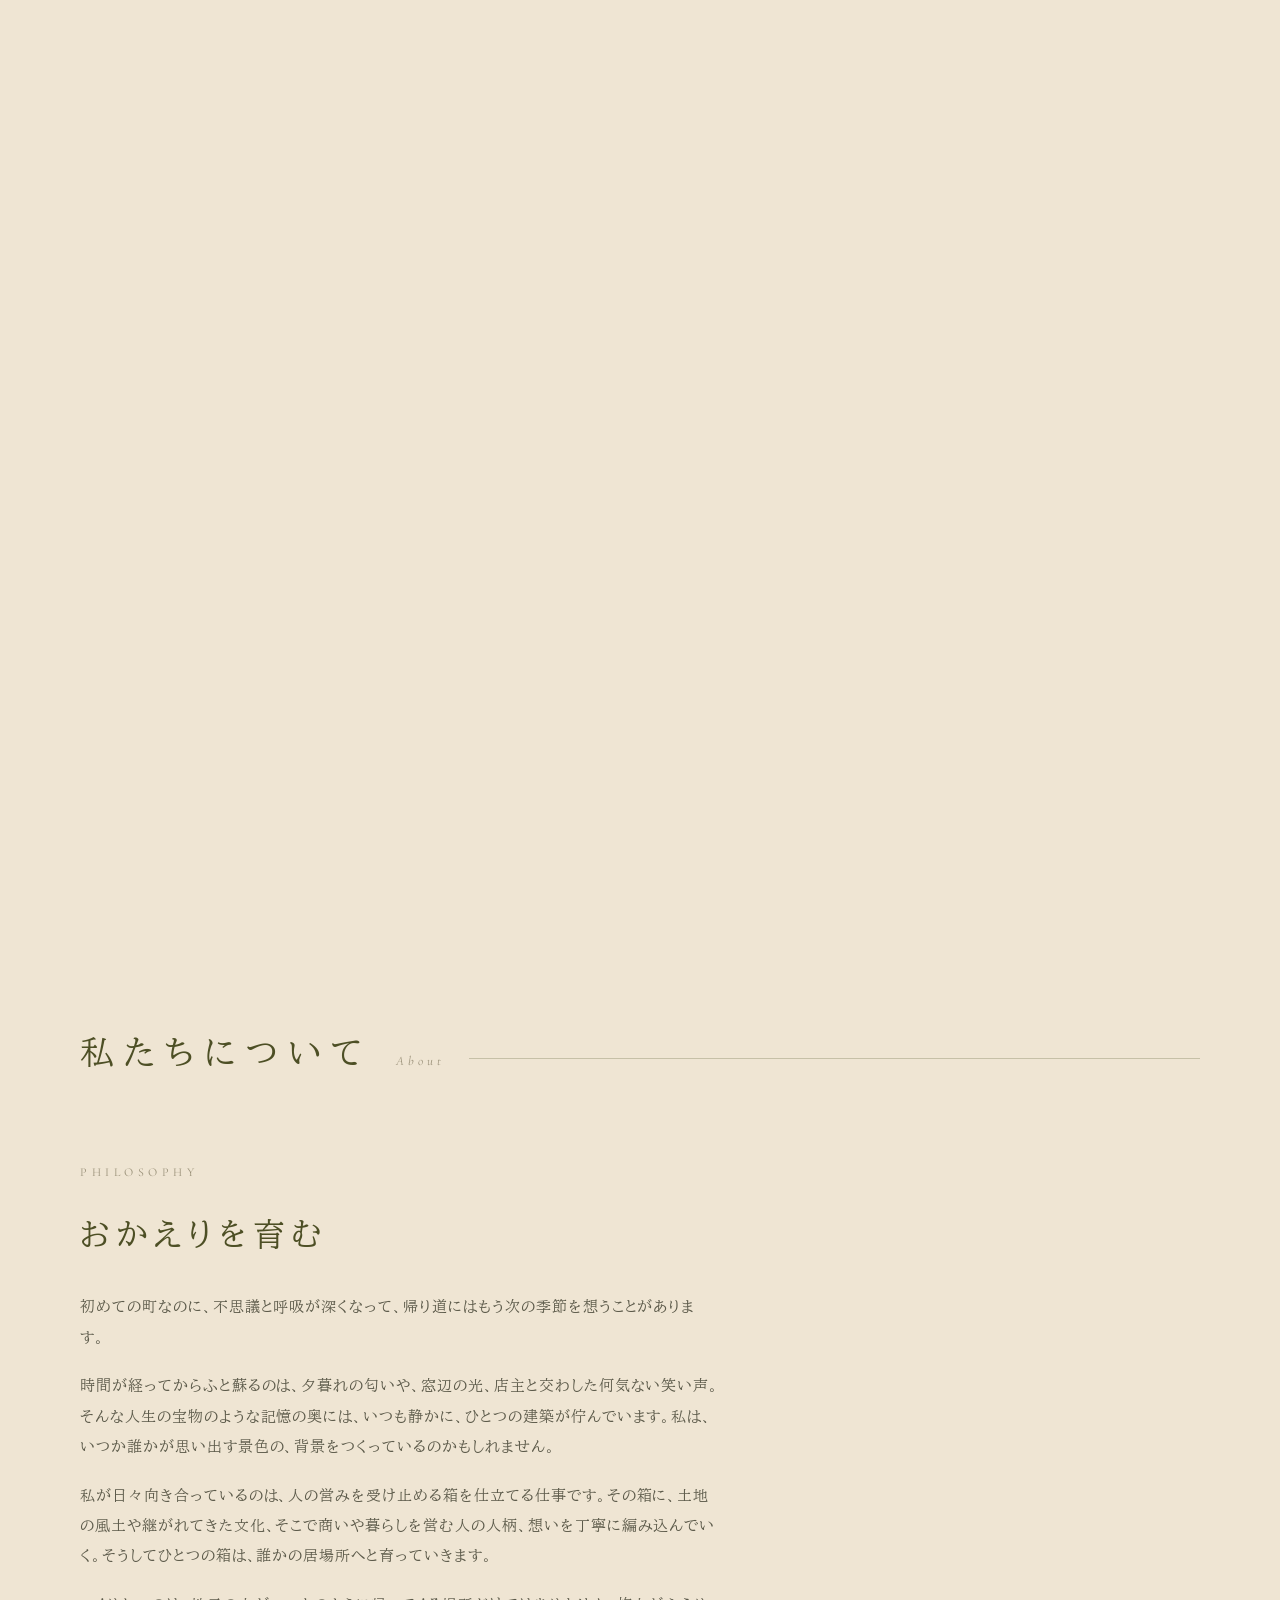
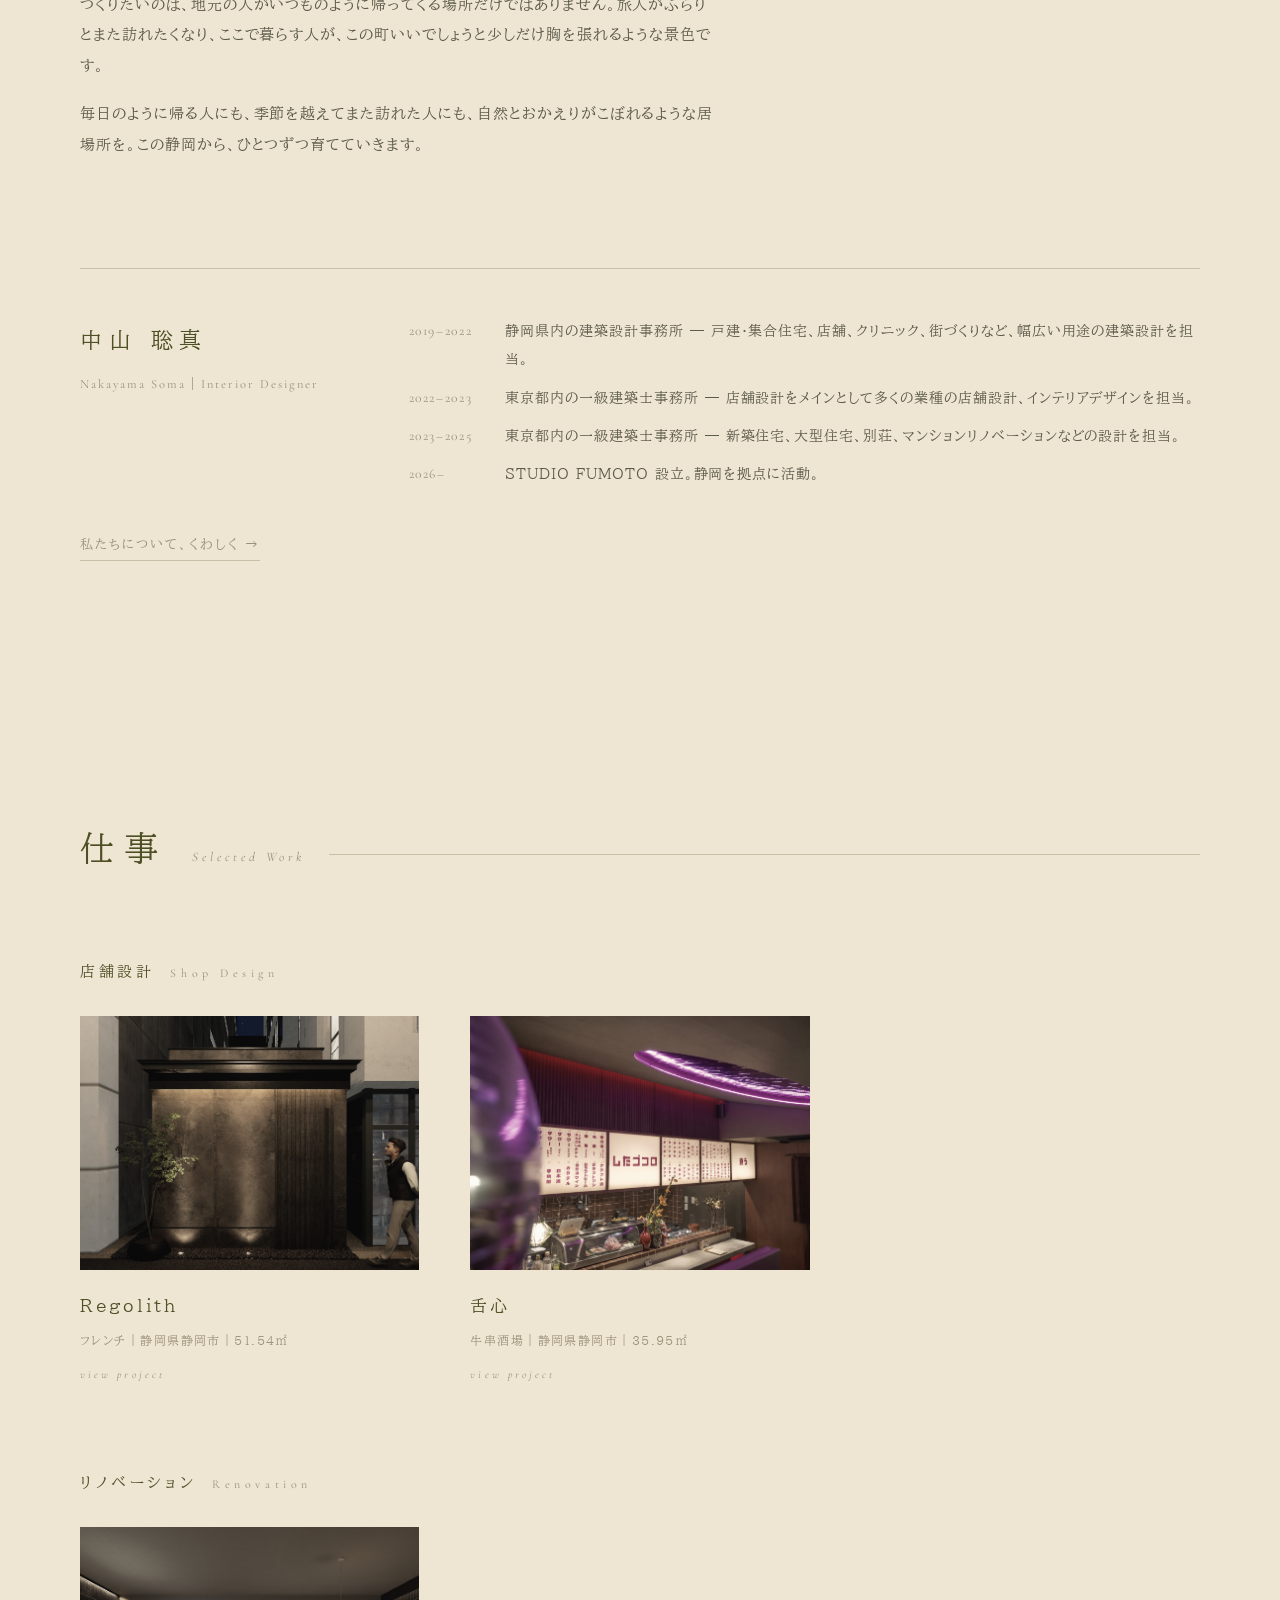
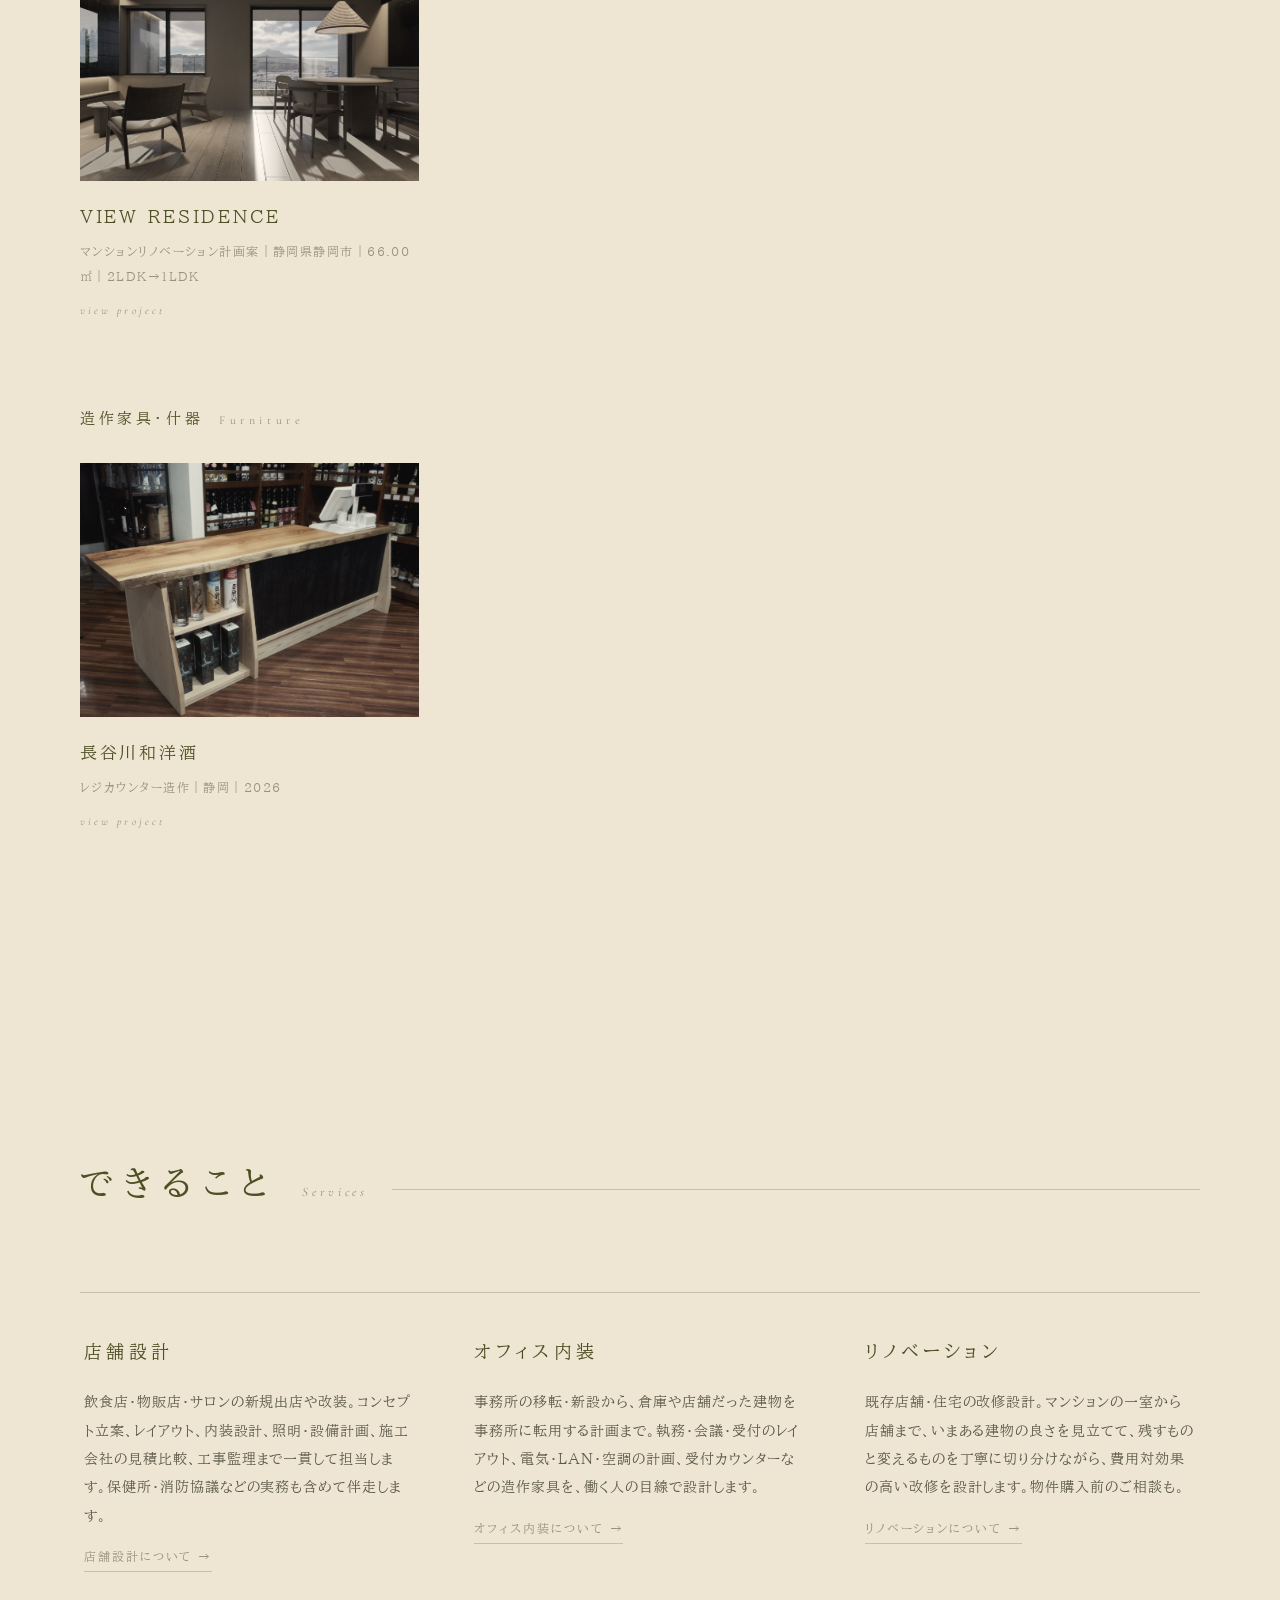
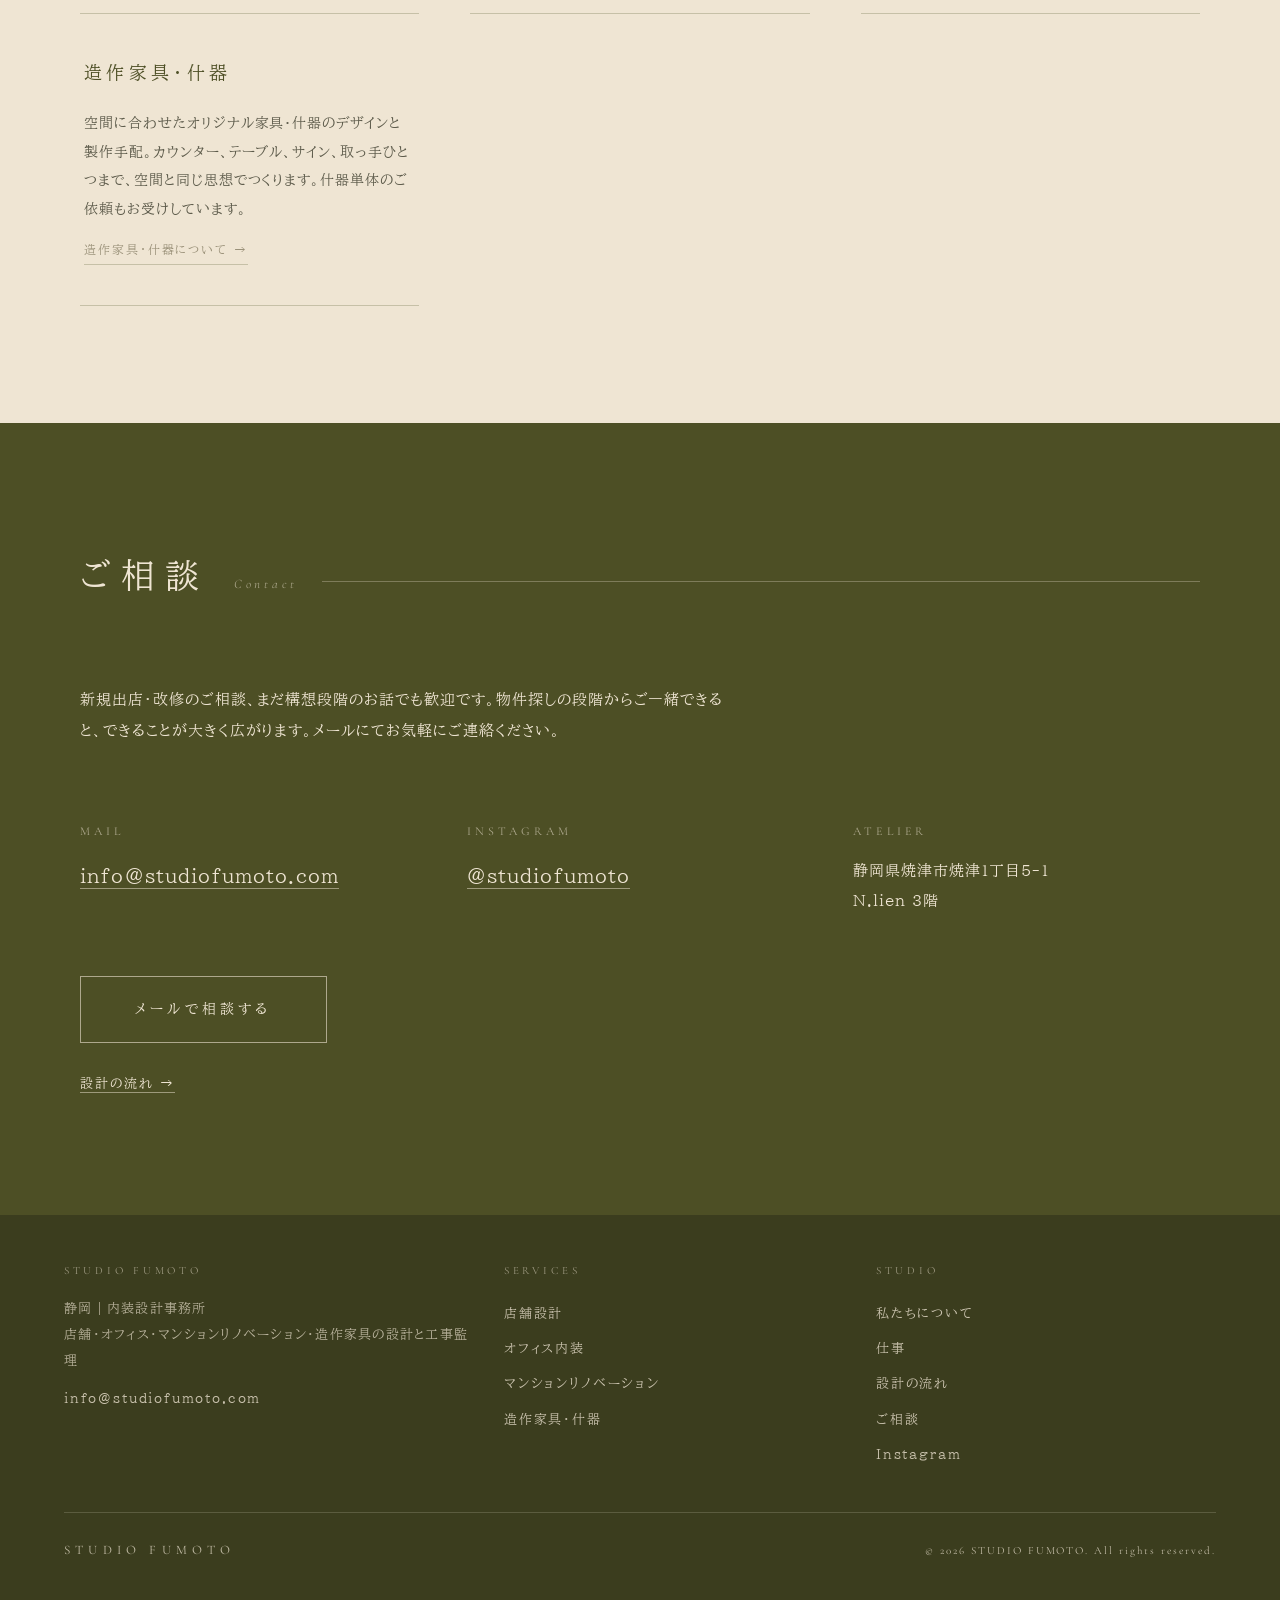
<file: index.html>
<!DOCTYPE html>
<html lang="ja">
<head>
<meta charset="UTF-8">
<meta name="viewport" content="width=device-width, initial-scale=1.0">
<title>STUDIO FUMOTO｜静岡の内装設計事務所</title>
<meta name="description" content="STUDIO FUMOTO（スタジオ フモト）は、静岡を拠点に、店舗設計・オフィス内装・マンションリノベーション・造作家具の設計と工事監理を行う内装設計事務所です。「おかえりを育む」場づくりを実践しています。">
<link rel="canonical" href="https://studiofumoto.com/">
<meta property="og:type" content="website">
<meta property="og:site_name" content="STUDIO FUMOTO">
<meta property="og:title" content="STUDIO FUMOTO｜静岡の内装設計事務所">
<meta property="og:description" content="STUDIO FUMOTO（スタジオ フモト）は、静岡を拠点とする内装設計事務所です。店舗設計・マンション（住宅）リノベーション・造作家具の設計から工事監理までを一貫してお手伝いします。">
<meta property="og:url" content="https://studiofumoto.com/">
<meta property="og:image" content="https://studiofumoto.com/images/regolith_cg_4.jpg">
<meta property="og:locale" content="ja_JP">
<meta name="twitter:card" content="summary_large_image">
<link rel="preconnect" href="https://fonts.googleapis.com">
<link rel="preconnect" href="https://fonts.gstatic.com" crossorigin>
<link href="https://fonts.googleapis.com/css2?family=BIZ+UDPMincho&family=Cormorant+Garamond:ital,wght@0,400;0,500;1,400&display=swap" rel="stylesheet">
<link rel="stylesheet" href="/assets/site.css">
<script type="application/ld+json">
{
  "@context": "https://schema.org",
  "@type": "ProfessionalService",
  "name": "STUDIO FUMOTO",
  "alternateName": "スタジオ フモト",
  "description": "静岡を拠点とする内装設計事務所。飲食店・物販店の店舗設計、オフィス・事務所の内装設計、マンション・住宅のリノベーション、造作家具の設計から工事監理までを一貫して手がける。",
  "url": "https://studiofumoto.com/",
  "email": "info@studiofumoto.com",
  "image": "https://studiofumoto.com/images/regolith_cg_4.jpg",
  "address": {"@type": "PostalAddress", "addressLocality": "焼津市", "addressRegion": "静岡県", "addressCountry": "JP"},
  "areaServed": "JP",
  "sameAs": ["https://www.instagram.com/studiofumoto/"],
  "founder": {"@type": "Person", "name": "中山 聡真"},
  "foundingDate": "2026-01",
  "knowsAbout": ["店舗設計", "オフィス内装", "内装設計", "リノベーション", "工事監理", "家具・什器デザイン"]
}
</script>
</head>
<body>

<!-- ================= INTRO ================= -->
<div id="intro" aria-hidden="true">
  <img src="/images/okaeri_logo.svg" alt="">
</div>

<header id="header">
  <a class="logo" href="/" aria-label="STUDIO FUMOTO トップへ"><span class="en">STUDIO FUMOTO</span></a>
  <nav class="main" aria-label="サイト内メニュー"><a href="/about/">私たちについて</a><a href="/#work">仕事</a><a href="/#services">できること</a><a href="/flow/">設計の流れ</a><a href="/contact/">ご相談</a></nav>
  <button class="menu-btn" id="menuBtn" aria-label="メニューを開く" aria-expanded="false">MENU</button>
</header>
<div class="menu" id="menu" aria-hidden="true">
  <div class="menu-head"><span class="en">STUDIO FUMOTO</span><button class="menu-close" id="menuClose" aria-label="メニューを閉じる">CLOSE</button></div>
  <ul class="menu-list">
    <li><a href="/"><span class="jp">トップ</span><span class="en">Top</span></a></li>
    <li><a href="/about/"><span class="jp">私たちについて</span><span class="en">About</span></a></li>
    <li><a href="/#work"><span class="jp">仕事</span><span class="en">Work</span></a></li>
    <li><a href="/#services"><span class="jp">できること</span><span class="en">Services</span></a></li>
    <li class="sublist"><a href="/shop/">店舗設計</a><a href="/office/">オフィス内装</a><a href="/renovation/">リノベーション</a><a href="/furniture/">造作家具・什器</a></li>
    <li><a href="/flow/"><span class="jp">設計の流れ</span><span class="en">Flow</span></a></li>
    <li><a href="/contact/"><span class="jp">ご相談</span><span class="en">Contact</span></a></li>
  </ul>
  <div class="menu-foot">静岡｜内装設計事務所</div>
</div>

<main id="top">
  <h1 class="sr-only">STUDIO FUMOTO｜静岡の内装設計事務所 — おかえりを育む</h1>

  <!-- ================= HERO (CROSSFADE: Regolith → 舌心) ================= -->
  <div class="hero" id="hero">
    <p class="eyebrow">静岡｜内装設計事務所</p>
    <div class="slide-caption" id="slideCaption"></div>
    <div class="scroll-cue">下へ</div>
  </div>

  <!-- ================= ABOUT ================= -->
  <section class="about" id="about">
    <div class="inner">
      <div class="sec-head reveal">
        <span class="jp">私たちについて</span>
        <span class="en">About</span>
      </div>
      <div class="about-grid">
        <div class="reveal">
          <div class="label">PHILOSOPHY</div>
          <h3>おかえりを育む</h3>
          <p>初めての町なのに、不思議と呼吸が深くなって、帰り道にはもう次の季節を想うことがあります。</p>
          <p>時間が経ってからふと蘇るのは、夕暮れの匂いや、窓辺の光、店主と交わした何気ない笑い声。そんな人生の宝物のような記憶の奥には、いつも静かに、ひとつの建築が佇んでいます。私は、いつか誰かが思い出す景色の、背景をつくっているのかもしれません。</p>
          <p>私が日々向き合っているのは、人の営みを受け止める箱を仕立てる仕事です。その箱に、土地の風土や継がれてきた文化、そこで商いや暮らしを営む人の人柄、想いを丁寧に編み込んでいく。そうしてひとつの箱は、誰かの居場所へと育っていきます。</p>
          <p>つくりたいのは、地元の人がいつものように帰ってくる場所だけではありません。旅人がふらりとまた訪れたくなり、ここで暮らす人が、この町いいでしょうと少しだけ胸を張れるような景色です。</p>
          <p>毎日のように帰る人にも、季節を越えてまた訪れた人にも、自然とおかえりがこぼれるような居場所を。この静岡から、ひとつずつ育てていきます。</p>
        </div>
      </div>
      <div class="profile reveal">
        <div>
          <div class="name-jp">中山 聡真</div>
          <div class="name-role">Nakayama Soma｜Interior Designer</div>
        </div>
        <dl>
          <dt>2019–2022</dt><dd>静岡県内の建築設計事務所 — 戸建・集合住宅、店舗、クリニック、街づくりなど、幅広い用途の建築設計を担当。</dd>
          <dt>2022–2023</dt><dd>東京都内の一級建築士事務所 — 店舗設計をメインとして多くの業種の店舗設計、インテリアデザインを担当。</dd>
          <dt>2023–2025</dt><dd>東京都内の一級建築士事務所 — 新築住宅、大型住宅、別荘、マンションリノベーションなどの設計を担当。</dd>
          <dt>2026–</dt><dd>STUDIO FUMOTO 設立。静岡を拠点に活動。</dd>
        </dl>
      </div>
      <p class="reveal" style="margin-top:40px"><a class="link" href="/about/">私たちについて、くわしく →</a></p>
    </div>
  </section>

  <!-- ================= WORK ================= -->
  <section class="work" id="work">
    <div class="inner">
      <div class="sec-head reveal">
        <span class="jp">仕事</span>
        <span class="en">Selected Work</span>
      </div>
      <div class="work-cat reveal" id="work-interior">
        <span class="jp">店舗設計</span>
        <span class="en">Shop Design</span>
      </div>
      <div class="work-grid">
        <a class="work-item reveal" href="/works/regolith/">
          <div class="ph"><img src="/images/regolith_cg_1.jpg" alt="Regolith フレンチ" loading="lazy"></div>
          <h3>Regolith</h3>
          <div class="meta">フレンチ｜静岡県静岡市｜51.54㎡</div>
          <div class="view">view project</div>
        </a>
        <a class="work-item reveal" href="/works/zesshin/">
          <div class="ph"><img src="/images/shitagokoro_3.jpg" alt="舌心 牛串酒場" loading="lazy"></div>
          <h3>舌心</h3>
          <div class="meta">牛串酒場｜静岡県静岡市｜35.95㎡</div>
          <div class="view">view project</div>
        </a>
      </div>
      <div class="work-cat reveal" id="work-residence">
        <span class="jp">リノベーション</span>
        <span class="en">Renovation</span>
      </div>
      <div class="work-grid">
        <a class="work-item reveal" href="/works/renovation/">
          <div class="ph"><img src="/images/reno_cg_1.jpg" alt="VIEW RESIDENCE マンションリノベーション計画案" loading="lazy"></div>
          <h3>VIEW RESIDENCE</h3>
          <div class="meta">マンションリノベーション計画案｜静岡県静岡市｜66.00㎡｜2LDK→1LDK</div>
          <div class="view">view project</div>
        </a>
      </div>
      <div class="work-cat reveal" id="work-furniture">
        <span class="jp">造作家具・什器</span>
        <span class="en">Furniture</span>
      </div>
      <div class="work-grid">
        <a class="work-item reveal" href="/works/hasegawa/">
          <div class="ph"><img src="/images/hasegawa_1.jpg" alt="長谷川和洋酒 レジカウンター造作" loading="lazy"></div>
          <h3>長谷川和洋酒</h3>
          <div class="meta">レジカウンター造作｜静岡｜2026</div>
          <div class="view">view project</div>
        </a>
      </div>
    </div>
  </section>

  <!-- ================= SERVICES ================= -->
  <section id="services">
    <div class="inner">
      <div class="sec-head reveal">
        <span class="jp">できること</span>
        <span class="en">Services</span>
      </div>
      <div class="services-grid reveal">
        <div class="service">
          <h3><a href="/shop/">店舗設計</a></h3>
          <p>飲食店・物販店・サロンの新規出店や改装。コンセプト立案、レイアウト、内装設計、照明・設備計画、施工会社の見積比較、工事監理まで一貫して担当します。保健所・消防協議などの実務も含めて伴走します。</p>
          <a class="to-work" href="/shop/">店舗設計について →</a>
        </div>
        <div class="service">
          <h3><a href="/office/">オフィス内装</a></h3>
          <p>事務所の移転・新設から、倉庫や店舗だった建物を事務所に転用する計画まで。執務・会議・受付のレイアウト、電気・LAN・空調の計画、受付カウンターなどの造作家具を、働く人の目線で設計します。</p>
          <a class="to-work" href="/office/">オフィス内装について →</a>
        </div>
        <div class="service">
          <h3><a href="/renovation/">リノベーション</a></h3>
          <p>既存店舗・住宅の改修設計。マンションの一室から店舗まで、いまある建物の良さを見立てて、残すものと変えるものを丁寧に切り分けながら、費用対効果の高い改修を設計します。物件購入前のご相談も。</p>
          <a class="to-work" href="/renovation/">リノベーションについて →</a>
        </div>
        <div class="service">
          <h3><a href="/furniture/">造作家具・什器</a></h3>
          <p>空間に合わせたオリジナル家具・什器のデザインと製作手配。カウンター、テーブル、サイン、取っ手ひとつまで、空間と同じ思想でつくります。什器単体のご依頼もお受けしています。</p>
          <a class="to-work" href="/furniture/">造作家具・什器について →</a>
        </div>
      </div>
    </div>
  </section>

  <!-- ================= CONTACT ================= -->
  <section id="contact">
    <div class="inner">
      <div class="sec-head reveal">
        <span class="jp">ご相談</span>
        <span class="en">Contact</span>
      </div>
      <p class="lead reveal">新規出店・改修のご相談、まだ構想段階のお話でも歓迎です。物件探しの段階からご一緒できると、できることが大きく広がります。メールにてお気軽にご連絡ください。</p>
      <dl class="reveal">
        <div>
          <dt>MAIL</dt>
          <dd><a href="mailto:info@studiofumoto.com">info@studiofumoto.com</a></dd>
        </div>
        <div>
          <dt>INSTAGRAM</dt>
          <dd><a href="https://www.instagram.com/studiofumoto/" target="_blank" rel="noopener">@studiofumoto</a></dd>
        </div>
        <div>
          <dt>ATELIER</dt>
          <dd class="addr">静岡県焼津市焼津1丁目5-1<br>N.lien 3階</dd>
        </div>
      </dl>
      <a class="mailbtn reveal" href="mailto:info@studiofumoto.com">メールで相談する</a>
      <p class="reveal" style="margin-top:28px;font-size:12.5px;letter-spacing:.16em"><a href="/flow/" style="border-bottom:1px solid rgba(239,229,211,.5);padding-bottom:2px">設計の流れ →</a></p>
    </div>
  </section>

</main>


<footer>
  <div class="foot-grid">
    <div>
      <h4>STUDIO FUMOTO</h4>
      <p>静岡｜内装設計事務所<br>店舗・オフィス・マンションリノベーション・造作家具の設計と工事監理</p>
      <p style="margin-top:10px"><a href="mailto:info@studiofumoto.com" style="display:inline">info@studiofumoto.com</a></p>
    </div>
    <div>
      <h4>SERVICES</h4>
      <a href="/shop/">店舗設計</a>
      <a href="/office/">オフィス内装</a>
      <a href="/renovation/">マンションリノベーション</a>
      <a href="/furniture/">造作家具・什器</a>
    </div>
    <div>
      <h4>STUDIO</h4>
      <a href="/about/">私たちについて</a>
      <a href="/#work">仕事</a>
      <a href="/flow/">設計の流れ</a>
      <a href="/contact/">ご相談</a>
      <a href="https://www.instagram.com/studiofumoto/" target="_blank" rel="noopener">Instagram</a>
    </div>
  </div>
  <div class="foot-bottom">
    <span class="en">STUDIO FUMOTO</span>
    <small>© 2026 STUDIO FUMOTO. All rights reserved.</small>
  </div>
</footer>

<script>
  // ---- 旧URL（#work=xxx）→ 作品ページへ ----
  (function(){function go(){const m=location.hash.match(/^#work=([a-z]+)$/);if(m)location.replace('/works/'+m[1]+'/');}go();addEventListener('hashchange',go);})();

  // ---- scroll reveal ----
  const obs=new IntersectionObserver((entries)=>{
    entries.forEach(e=>{if(e.isIntersecting){e.target.classList.add('in');obs.unobserve(e.target);}});
  },{threshold:.15});
  document.querySelectorAll('.reveal').forEach(el=>obs.observe(el));

  // ---- mobile menu ----
  (function(){
    const btn=document.getElementById('menuBtn'),menu=document.getElementById('menu'),cl=document.getElementById('menuClose');
    if(!btn||!menu)return;
    function open(){menu.classList.add('open');menu.setAttribute('aria-hidden','false');btn.setAttribute('aria-expanded','true');document.body.style.overflow='hidden';}
    function close(){menu.classList.remove('open');menu.setAttribute('aria-hidden','true');btn.setAttribute('aria-expanded','false');document.body.style.overflow='';}
    btn.addEventListener('click',open);cl.addEventListener('click',close);
    menu.querySelectorAll('a').forEach(a=>a.addEventListener('click',close));
    document.addEventListener('keydown',e=>{if(e.key==='Escape')close();});
  })();

  // ---- 画像の右クリック・長押し・ドラッグ抑止 ----
  ['contextmenu','dragstart'].forEach(ev=>document.addEventListener(ev,e=>{
    if(e.target&&(e.target.tagName==='IMG'||e.target.closest('.ph,.detail-figure,.key-figure,.hero')))e.preventDefault();
  }));

  // ---- hero：Works の CG・施工写真をシャッフルしてクロスフェード ----
  const HERO_POOL=[
    {src:"/images/regolith_cg_1.jpg",    caption:"Regolith｜フレンチ", alt:"Regolith 外観CGパース"},
    {src:"/images/regolith_cg_2.jpg",    caption:"Regolith｜フレンチ", alt:"Regolith 店内CGパース"},
    {src:"/images/regolith_cg_3.jpg",    caption:"Regolith｜フレンチ", alt:"Regolith 店内CGパース"},
    {src:"/images/regolith_cg_4.jpg",    caption:"Regolith｜フレンチ", alt:"Regolith 店内CGパース"},
    {src:"/images/regolith_cg_5.jpg",    caption:"Regolith｜フレンチ", alt:"Regolith 店内CGパース"},
    {src:"/images/regolith_cg_6.jpg",    caption:"Regolith｜フレンチ", alt:"Regolith 個室CGパース"},
    {src:"/images/regolith_cg_7.jpg",    caption:"Regolith｜フレンチ", alt:"Regolith サインCGパース"},
    {src:"/images/shitagokoro_cg_1.jpg", caption:"舌心｜牛串酒場", alt:"舌心 店内CGパース"},
    {src:"/images/shitagokoro_cg_2.jpg", caption:"舌心｜牛串酒場", alt:"舌心 店内CGパース"},
    {src:"/images/shitagokoro_cg_3.jpg", caption:"舌心｜牛串酒場", alt:"舌心 店内CGパース"},
    {src:"/images/shitagokoro_cg_4.jpg", caption:"舌心｜牛串酒場", alt:"舌心 外観CGパース"},
    {src:"/images/shitagokoro_cg_5.jpg", caption:"舌心｜牛串酒場", alt:"舌心 個室CGパース"},
    {src:"/images/shitagokoro_1.jpg",    caption:"舌心｜牛串酒場", alt:"舌心 竣工写真"},
    {src:"/images/shitagokoro_2.jpg",    caption:"舌心｜牛串酒場", alt:"舌心 竣工写真"},
    {src:"/images/shitagokoro_3.jpg",    caption:"舌心｜牛串酒場", alt:"舌心 竣工写真"},
    {src:"/images/shitagokoro_4.jpg",    caption:"舌心｜牛串酒場", alt:"舌心 竣工写真"},
    {src:"/images/shitagokoro_5.jpg",    caption:"舌心｜牛串酒場", alt:"舌心 竣工写真"},
    {src:"/images/shitagokoro_6.jpg",    caption:"舌心｜牛串酒場", alt:"舌心 竣工写真"},
    {src:"/images/shitagokoro_7.jpg",    caption:"舌心｜牛串酒場", alt:"舌心 竣工写真"},
    {src:"/images/reno_cg_1.jpg",        caption:"VIEW RESIDENCE｜マンションリノベーション", alt:"VIEW RESIDENCE リビングCGパース"},
    {src:"/images/reno_cg_2.jpg",        caption:"VIEW RESIDENCE｜マンションリノベーション", alt:"VIEW RESIDENCE CGパース"},
    {src:"/images/reno_cg_3.jpg",        caption:"VIEW RESIDENCE｜マンションリノベーション", alt:"VIEW RESIDENCE CGパース"},
    {src:"/images/reno_cg_4.jpg",        caption:"VIEW RESIDENCE｜マンションリノベーション", alt:"VIEW RESIDENCE CGパース"},
    {src:"/images/reno_cg_5.jpg",        caption:"VIEW RESIDENCE｜マンションリノベーション", alt:"VIEW RESIDENCE CGパース"},
    {src:"/images/reno_cg_6.jpg",        caption:"VIEW RESIDENCE｜マンションリノベーション", alt:"VIEW RESIDENCE CGパース"},
    {src:"/images/reno_cg_7.jpg",        caption:"VIEW RESIDENCE｜マンションリノベーション", alt:"VIEW RESIDENCE CGパース"},
    {src:"/images/reno_cg_8.jpg",        caption:"VIEW RESIDENCE｜マンションリノベーション", alt:"VIEW RESIDENCE CGパース"},
    {src:"/images/reno_cg_9.jpg",        caption:"VIEW RESIDENCE｜マンションリノベーション", alt:"VIEW RESIDENCE CGパース"},
    {src:"/images/reno_cg_10.jpg",       caption:"VIEW RESIDENCE｜マンションリノベーション", alt:"VIEW RESIDENCE CGパース"},
    {src:"/images/hasegawa_cg_1.jpg",    caption:"長谷川和洋酒｜レジカウンター造作", alt:"長谷川和洋酒 レジカウンターCGパース"},
    {src:"/images/hasegawa_cg_2.jpg",    caption:"長谷川和洋酒｜レジカウンター造作", alt:"長谷川和洋酒 レジカウンターCGパース"},
    {src:"/images/hasegawa_cg_3.jpg",    caption:"長谷川和洋酒｜レジカウンター造作", alt:"長谷川和洋酒 レジカウンターCGパース"},
    {src:"/images/hasegawa_1.jpg",       caption:"長谷川和洋酒｜レジカウンター造作", alt:"長谷川和洋酒 レジカウンター"},
    {src:"/images/hasegawa_2.jpg",       caption:"長谷川和洋酒｜レジカウンター造作", alt:"長谷川和洋酒 レジカウンター"},
    {src:"/images/hasegawa_3.jpg",       caption:"長谷川和洋酒｜レジカウンター造作", alt:"長谷川和洋酒 レジカウンター"},
    {src:"/images/hasegawa_4.jpg",       caption:"長谷川和洋酒｜レジカウンター造作", alt:"長谷川和洋酒 レジカウンター"},
    {src:"/images/hasegawa_5.jpg",       caption:"長谷川和洋酒｜レジカウンター造作", alt:"長谷川和洋酒 レジカウンター"},
    {src:"/images/hasegawa_6.jpg",       caption:"長谷川和洋酒｜レジカウンター造作", alt:"長谷川和洋酒 レジカウンター"},
    {src:"/images/hasegawa_7.jpg",       caption:"長谷川和洋酒｜レジカウンター造作", alt:"長谷川和洋酒 レジカウンター"},
  ];
  const INTERVAL=5000;
  const reduced=window.matchMedia('(prefers-reduced-motion: reduce)').matches;

  // 表示のたびに完全ランダム（Fisher–Yates）。ただし同じ案件が続かないように並べ替える
  function shuffle(a){
    for(let i=a.length-1;i>0;i--){const j=Math.floor(Math.random()*(i+1));[a[i],a[j]]=[a[j],a[i]];}
    return a;
  }
  function spread(list){
    const out=[];const rest=list.slice();
    while(rest.length){
      let k=rest.findIndex(it=>!out.length||it.caption!==out[out.length-1].caption);
      if(k<0)k=0;
      out.push(rest.splice(k,1)[0]);
    }
    return out;
  }
  const HERO_IMAGES=spread(shuffle(HERO_POOL.slice()));

  const hero=document.getElementById('hero');
  const cap=document.getElementById('slideCaption');
  const slides=HERO_IMAGES.map(({src,alt})=>{
    const d=document.createElement('div');
    d.className='slide';
    const im=document.createElement('img');
    im.dataset.src=src; im.alt=alt;          // 全枚数を一度に読まず、表示直前に読み込む
    d.appendChild(im);
    hero.prepend(d);
    return d;
  });
  function load(i){const im=slides[i].querySelector('img');if(!im.src)im.src=im.dataset.src;}
  load(0); load(1);

  let idx=-1;
  function next(){
    const prev=idx;
    idx=(idx+1)%slides.length;
    load(idx); load((idx+1)%slides.length);
    cap.classList.add('fade');
    setTimeout(()=>{
      if(prev>=0)slides[prev].classList.remove('active');
      slides[idx].classList.add('active');
      cap.textContent=HERO_IMAGES[idx].caption;
      cap.classList.remove('fade');
    },prev>=0?400:0);
  }
  function startSlides(){
    next();
    if(!reduced && slides.length>1) setInterval(next,INTERVAL);
  }

  // ---- intro：1セッション1回だけ再生 ----
  const intro=document.getElementById('intro');
  const seen=sessionStorage.getItem('introSeen');
  if(seen||reduced){
    intro.remove();
    startSlides();
  }else{
    sessionStorage.setItem('introSeen','1');
    setTimeout(startSlides,4200);                       // 消え際の裏で1枚目を出しておく
    setTimeout(()=>intro.classList.add('done'),4800);
    setTimeout(()=>intro.remove(),6000);
  }

  // ---- header：ヒーローを抜けたら苔色に ----
  const headerEl=document.getElementById('header');
  addEventListener('scroll',()=>{
    headerEl.classList.toggle('scrolled',scrollY>innerHeight*0.72);
  },{passive:true});

</script>

</body>
</html>
</file>
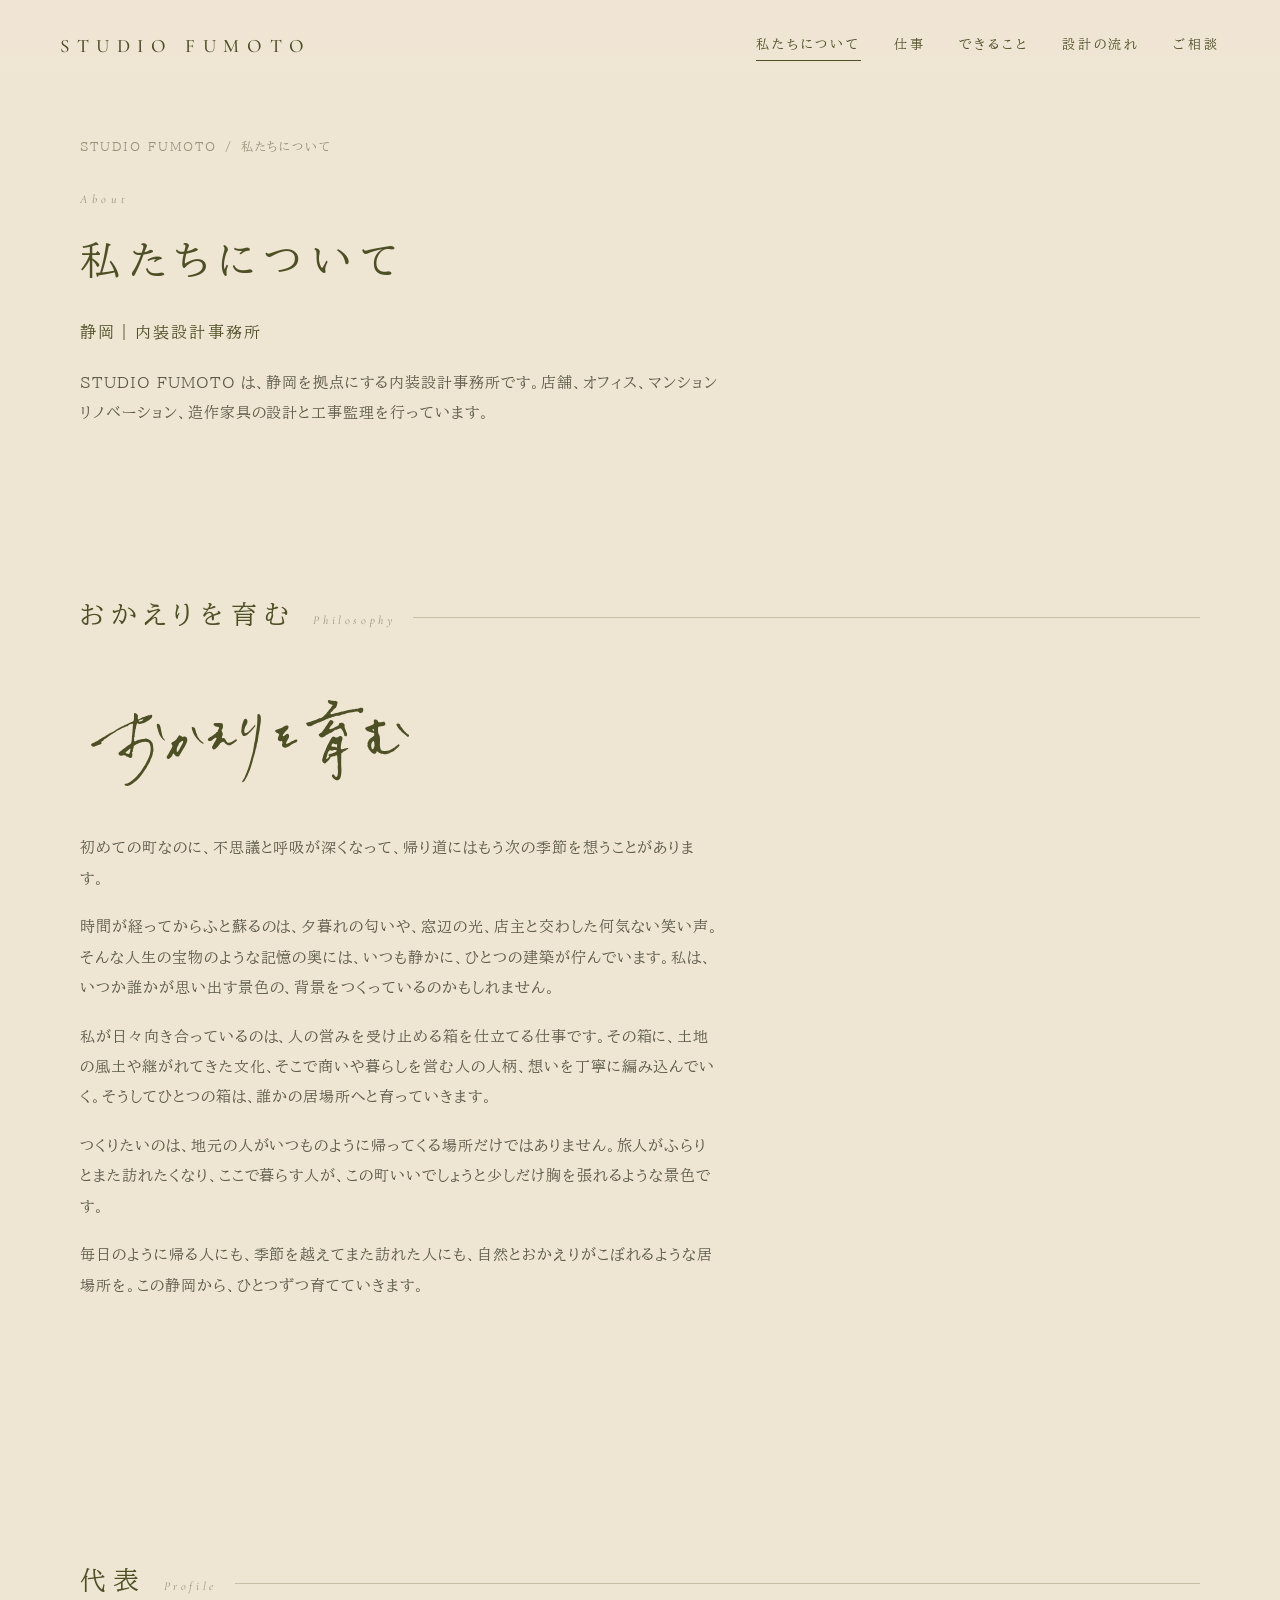
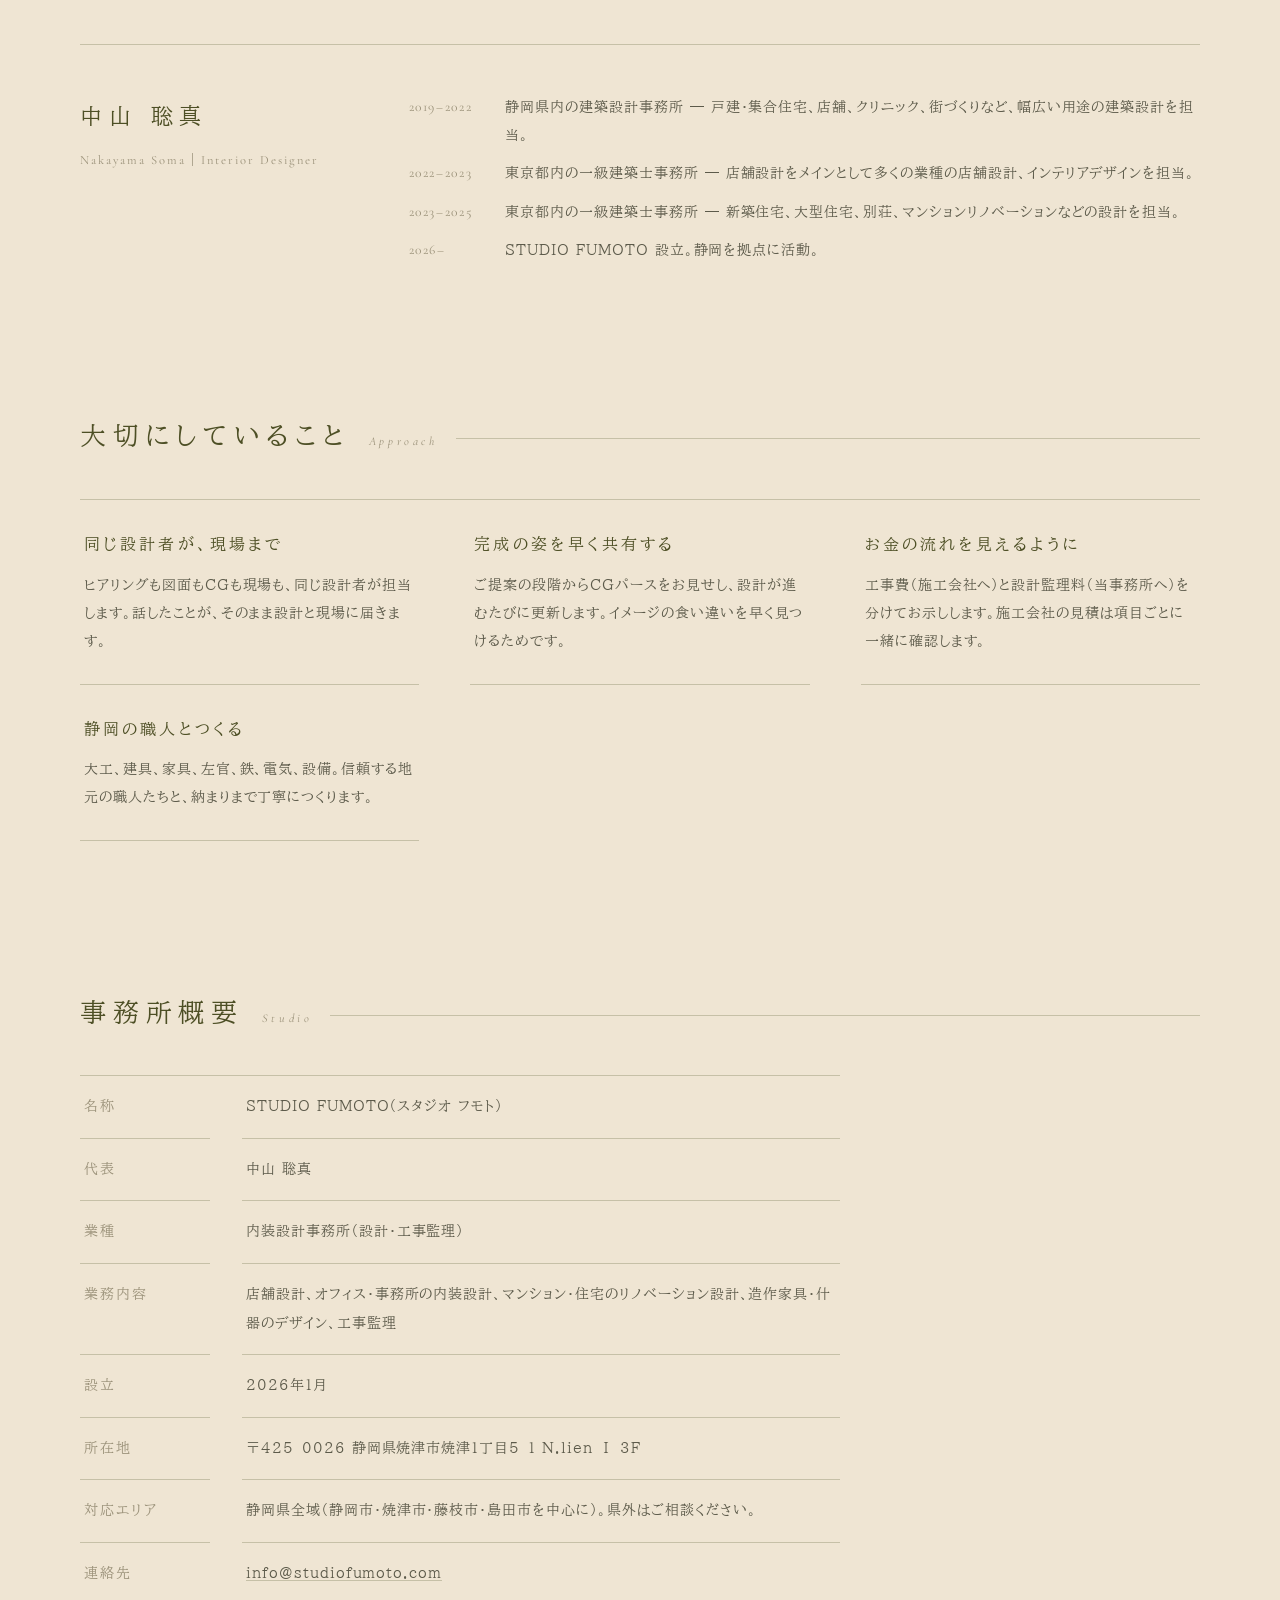
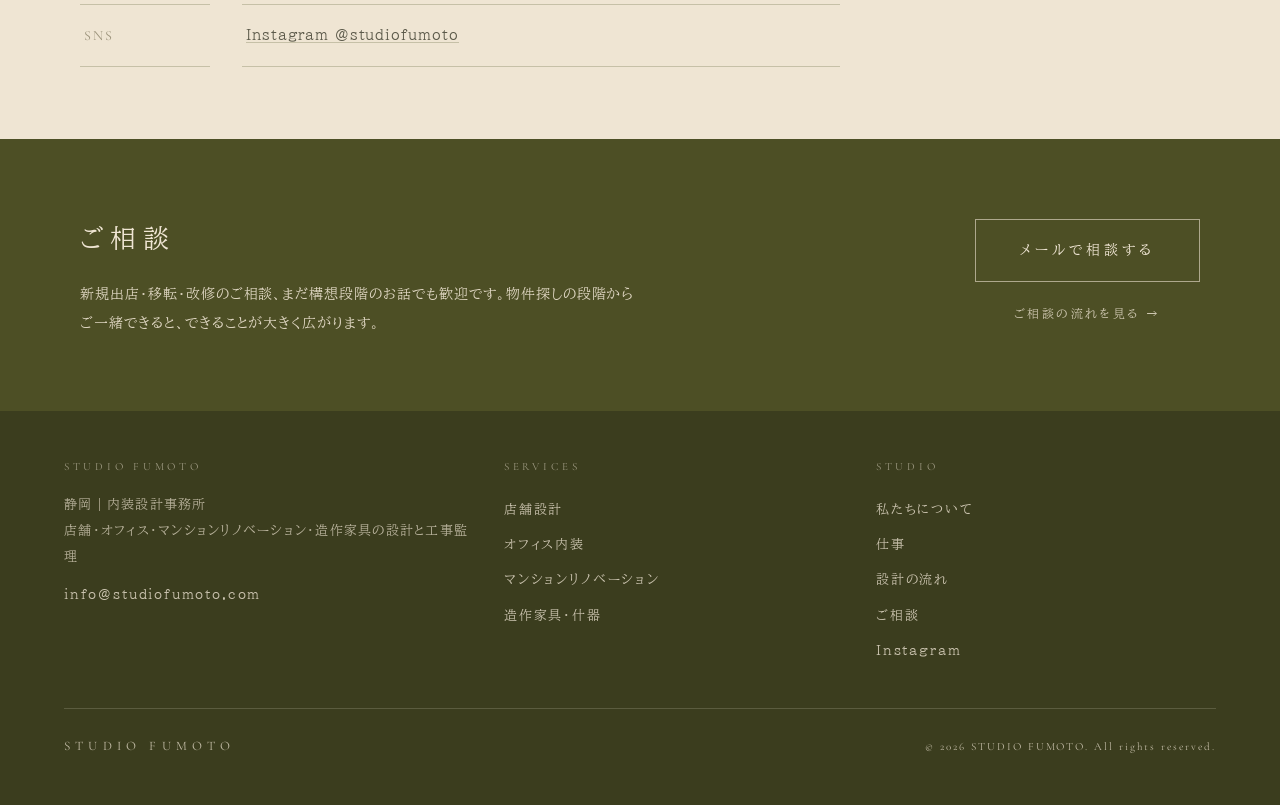
<file: about/index.html>
<!DOCTYPE html>
<html lang="ja">
<head>
<meta charset="UTF-8">
<meta name="viewport" content="width=device-width, initial-scale=1.0">
<title>私たちについて｜STUDIO FUMOTO 静岡の内装設計事務所</title>
<meta name="description" content="STUDIO FUMOTOは静岡を拠点にする内装設計事務所。「おかえりを育む」を掲げ、店舗・オフィス・マンションリノベーション・造作家具の設計と工事監理を行っています。代表 中山聡真。">
<link rel="canonical" href="https://studiofumoto.com/about/">
<meta property="og:type" content="article">
<meta property="og:site_name" content="STUDIO FUMOTO">
<meta property="og:title" content="私たちについて｜STUDIO FUMOTO 静岡の内装設計事務所">
<meta property="og:description" content="STUDIO FUMOTOは静岡を拠点にする内装設計事務所。「おかえりを育む」を掲げ、店舗・オフィス・マンションリノベーション・造作家具の設計と工事監理を行っています。代表 中山聡真。">
<meta property="og:url" content="https://studiofumoto.com/about/">
<meta property="og:image" content="https://studiofumoto.com/images/regolith_cg_4.jpg">
<meta property="og:locale" content="ja_JP">
<meta name="twitter:card" content="summary_large_image">
<link rel="preconnect" href="https://fonts.googleapis.com">
<link rel="preconnect" href="https://fonts.gstatic.com" crossorigin>
<link href="https://fonts.googleapis.com/css2?family=BIZ+UDPMincho&family=Cormorant+Garamond:ital,wght@0,400;0,500;1,400&display=swap" rel="stylesheet">
<link rel="stylesheet" href="/assets/site.css">
<script type="application/ld+json">
{
 "@context": "https://schema.org",
 "@type": "BreadcrumbList",
 "itemListElement": [
  {
   "@type": "ListItem",
   "position": 1,
   "name": "STUDIO FUMOTO",
   "item": "https://studiofumoto.com/"
  },
  {
   "@type": "ListItem",
   "position": 2,
   "name": "私たちについて",
   "item": "https://studiofumoto.com/about/"
  }
 ]
}
</script>
<script type="application/ld+json">
{
 "@context": "https://schema.org",
 "@type": "ProfessionalService",
 "name": "STUDIO FUMOTO",
 "alternateName": "スタジオ フモト",
 "description": "静岡を拠点とする内装設計事務所。店舗設計、オフィス内装、マンションリノベーション、造作家具・什器のデザインから工事監理までを一貫して手がける。",
 "url": "https://studiofumoto.com/",
 "email": "info@studiofumoto.com",
 "image": "https://studiofumoto.com/images/regolith_cg_4.jpg",
 "address": {
  "@type": "PostalAddress",
  "postalCode": "425-0026",
  "streetAddress": "焼津1丁目5-1 N.lien Ⅰ 3F",
  "addressLocality": "焼津市",
  "addressRegion": "静岡県",
  "addressCountry": "JP"
 },
 "areaServed": {
  "@type": "AdministrativeArea",
  "name": "静岡県"
 },
 "sameAs": [
  "https://www.instagram.com/studiofumoto/"
 ],
 "founder": {
  "@type": "Person",
  "name": "中山 聡真",
  "jobTitle": "Interior Designer"
 },
 "foundingDate": "2026-01",
 "knowsAbout": [
  "店舗設計",
  "オフィス内装",
  "内装設計",
  "マンションリノベーション",
  "工事監理",
  "造作家具・什器デザイン"
 ]
}
</script>
</head>
<body>

<header id="header" class="sub">
  <a class="logo" href="/" aria-label="STUDIO FUMOTO トップへ"><span class="en">STUDIO FUMOTO</span></a>
  <nav class="main" aria-label="サイト内メニュー"><a href="/about/" class="current">私たちについて</a><a href="/#work">仕事</a><a href="/#services">できること</a><a href="/flow/">設計の流れ</a><a href="/contact/">ご相談</a></nav>
  <button class="menu-btn" id="menuBtn" aria-label="メニューを開く" aria-expanded="false">MENU</button>
</header>
<div class="menu" id="menu" aria-hidden="true">
  <div class="menu-head"><span class="en">STUDIO FUMOTO</span><button class="menu-close" id="menuClose" aria-label="メニューを閉じる">CLOSE</button></div>
  <ul class="menu-list">
    <li><a href="/"><span class="jp">トップ</span><span class="en">Top</span></a></li>
    <li><a href="/about/"><span class="jp">私たちについて</span><span class="en">About</span></a></li>
    <li><a href="/#work"><span class="jp">仕事</span><span class="en">Work</span></a></li>
    <li><a href="/#services"><span class="jp">できること</span><span class="en">Services</span></a></li>
    <li class="sublist"><a href="/shop/">店舗設計</a><a href="/office/">オフィス内装</a><a href="/renovation/">リノベーション</a><a href="/furniture/">造作家具・什器</a></li>
    <li><a href="/flow/"><span class="jp">設計の流れ</span><span class="en">Flow</span></a></li>
    <li><a href="/contact/"><span class="jp">ご相談</span><span class="en">Contact</span></a></li>
  </ul>
  <div class="menu-foot">静岡｜内装設計事務所</div>
</div>

<main class="page">
  <section class="crumbwrap"><div class="inner">
    <div class="crumb"><a href="/">STUDIO FUMOTO</a><span>/</span><a href="/about/">私たちについて</a></div>
  </div></section>
  <section class="first">
    <div class="inner">
      <div class="page-head reveal">
        <div class="en">About</div>
        <h1>私たちについて</h1>
        <div class="sub">静岡｜内装設計事務所</div>
        <div class="lead"><p>STUDIO FUMOTO は、静岡を拠点にする内装設計事務所です。店舗、オフィス、マンションリノベーション、造作家具の設計と工事監理を行っています。</p></div>
      </div>
    </div>
  </section>

  <section class="about">
    <div class="inner">
      <h2 class="h reveal">おかえりを育む<span class="en">Philosophy</span></h2>
      <div class="about-grid">
        <div class="reveal">
          <img class="okaeri-logo" src="/images/okaeri_logo.svg" alt="おかえりを育む" width="340" height="120">
          <p>初めての町なのに、不思議と呼吸が深くなって、帰り道にはもう次の季節を想うことがあります。</p>
          <p>時間が経ってからふと蘇るのは、夕暮れの匂いや、窓辺の光、店主と交わした何気ない笑い声。そんな人生の宝物のような記憶の奥には、いつも静かに、ひとつの建築が佇んでいます。私は、いつか誰かが思い出す景色の、背景をつくっているのかもしれません。</p>
          <p>私が日々向き合っているのは、人の営みを受け止める箱を仕立てる仕事です。その箱に、土地の風土や継がれてきた文化、そこで商いや暮らしを営む人の人柄、想いを丁寧に編み込んでいく。そうしてひとつの箱は、誰かの居場所へと育っていきます。</p>
          <p>つくりたいのは、地元の人がいつものように帰ってくる場所だけではありません。旅人がふらりとまた訪れたくなり、ここで暮らす人が、この町いいでしょうと少しだけ胸を張れるような景色です。</p>
          <p>毎日のように帰る人にも、季節を越えてまた訪れた人にも、自然とおかえりがこぼれるような居場所を。この静岡から、ひとつずつ育てていきます。</p>
        </div>
      </div>
    </div>
  </section>

  <section>
    <div class="inner">
      <h2 class="h reveal">代表<span class="en">Profile</span></h2>
      <div class="profile reveal">
        <div>
          <div class="name-jp">中山 聡真</div>
          <div class="name-role">Nakayama Soma｜Interior Designer</div>
        </div>
        <dl>
          <dt>2019–2022</dt><dd>静岡県内の建築設計事務所 — 戸建・集合住宅、店舗、クリニック、街づくりなど、幅広い用途の建築設計を担当。</dd>
          <dt>2022–2023</dt><dd>東京都内の一級建築士事務所 — 店舗設計をメインとして多くの業種の店舗設計、インテリアデザインを担当。</dd>
          <dt>2023–2025</dt><dd>東京都内の一級建築士事務所 — 新築住宅、大型住宅、別荘、マンションリノベーションなどの設計を担当。</dd>
          <dt>2026–</dt><dd>STUDIO FUMOTO 設立。静岡を拠点に活動。</dd>
        </dl>
      </div>
    </div>
  </section>

  <section>
    <div class="inner">
      <h2 class="h reveal">大切にしていること<span class="en">Approach</span></h2>
      <div class="feat reveal">
        <div><h3>同じ設計者が、現場まで</h3><p>ヒアリングも図面もCGも現場も、同じ設計者が担当します。話したことが、そのまま設計と現場に届きます。</p></div>
        <div><h3>完成の姿を早く共有する</h3><p>ご提案の段階からCGパースをお見せし、設計が進むたびに更新します。イメージの食い違いを早く見つけるためです。</p></div>
        <div><h3>お金の流れを見えるように</h3><p>工事費（施工会社へ）と設計監理料（当事務所へ）を分けてお示しします。施工会社の見積は項目ごとに一緒に確認します。</p></div>
        <div><h3>静岡の職人とつくる</h3><p>大工、建具、家具、左官、鉄、電気、設備。信頼する地元の職人たちと、納まりまで丁寧につくります。</p></div>
      </div>
    </div>
  </section>

  <section>
    <div class="inner">
      <h2 class="h reveal">事務所概要<span class="en">Studio</span></h2>
      <div class="spec reveal"><dl>
        <dt>名称</dt><dd>STUDIO FUMOTO（スタジオ フモト）</dd>
        <dt>代表</dt><dd>中山 聡真</dd>
        <dt>業種</dt><dd>内装設計事務所（設計・工事監理）</dd>
        <dt>業務内容</dt><dd>店舗設計、オフィス・事務所の内装設計、マンション・住宅のリノベーション設計、造作家具・什器のデザイン、工事監理</dd>
        <dt>設立</dt><dd>2026年1月</dd>
        <dt>所在地</dt><dd>〒425-0026 静岡県焼津市焼津1丁目5-1 N.lien Ⅰ 3F</dd>
        <dt>対応エリア</dt><dd>静岡県全域（静岡市・焼津市・藤枝市・島田市を中心に）。県外はご相談ください。</dd>
        <dt>連絡先</dt><dd><a href="mailto:info@studiofumoto.com">info@studiofumoto.com</a></dd>
        <dt>SNS</dt><dd><a href="https://www.instagram.com/studiofumoto/" target="_blank" rel="noopener">Instagram @studiofumoto</a></dd>
      </dl></div>
    </div>
  </section>

  <section class="cta">
    <div class="inner">
      <div>
        <h2>ご相談</h2>
        <p>新規出店・移転・改修のご相談、まだ構想段階のお話でも歓迎です。物件探しの段階からご一緒できると、できることが大きく広がります。</p>
      </div>
      <div class="btns">
        <a class="btn" href="mailto:info@studiofumoto.com">メールで相談する</a>
        <a class="btn ghost" href="/contact/">ご相談の流れを見る →</a>
      </div>
    </div>
  </section>

</main>

<footer>
  <div class="foot-grid">
    <div>
      <h4>STUDIO FUMOTO</h4>
      <p>静岡｜内装設計事務所<br>店舗・オフィス・マンションリノベーション・造作家具の設計と工事監理</p>
      <p style="margin-top:10px"><a href="mailto:info@studiofumoto.com" style="display:inline">info@studiofumoto.com</a></p>
    </div>
    <div>
      <h4>SERVICES</h4>
      <a href="/shop/">店舗設計</a>
      <a href="/office/">オフィス内装</a>
      <a href="/renovation/">マンションリノベーション</a>
      <a href="/furniture/">造作家具・什器</a>
    </div>
    <div>
      <h4>STUDIO</h4>
      <a href="/about/">私たちについて</a>
      <a href="/#work">仕事</a>
      <a href="/flow/">設計の流れ</a>
      <a href="/contact/">ご相談</a>
      <a href="https://www.instagram.com/studiofumoto/" target="_blank" rel="noopener">Instagram</a>
    </div>
  </div>
  <div class="foot-bottom">
    <span class="en">STUDIO FUMOTO</span>
    <small>© 2026 STUDIO FUMOTO. All rights reserved.</small>
  </div>
</footer>

<script>
  // ---- scroll reveal ----
  const obs=new IntersectionObserver((entries)=>{
    entries.forEach(e=>{if(e.isIntersecting){e.target.classList.add('in');obs.unobserve(e.target);}});
  },{threshold:.15});
  document.querySelectorAll('.reveal').forEach(el=>obs.observe(el));

  // ---- mobile menu ----
  (function(){
    const btn=document.getElementById('menuBtn'),menu=document.getElementById('menu'),cl=document.getElementById('menuClose');
    if(!btn||!menu)return;
    function open(){menu.classList.add('open');menu.setAttribute('aria-hidden','false');btn.setAttribute('aria-expanded','true');document.body.style.overflow='hidden';}
    function close(){menu.classList.remove('open');menu.setAttribute('aria-hidden','true');btn.setAttribute('aria-expanded','false');document.body.style.overflow='';}
    btn.addEventListener('click',open);cl.addEventListener('click',close);
    menu.querySelectorAll('a').forEach(a=>a.addEventListener('click',close));
    document.addEventListener('keydown',e=>{if(e.key==='Escape')close();});
  })();

  // ---- 画像の右クリック・長押し・ドラッグ抑止 ----
  ['contextmenu','dragstart'].forEach(ev=>document.addEventListener(ev,e=>{
    if(e.target&&(e.target.tagName==='IMG'||e.target.closest('.ph,.detail-figure,.key-figure,.hero')))e.preventDefault();
  }));
</script>
</body>
</html>
</file>
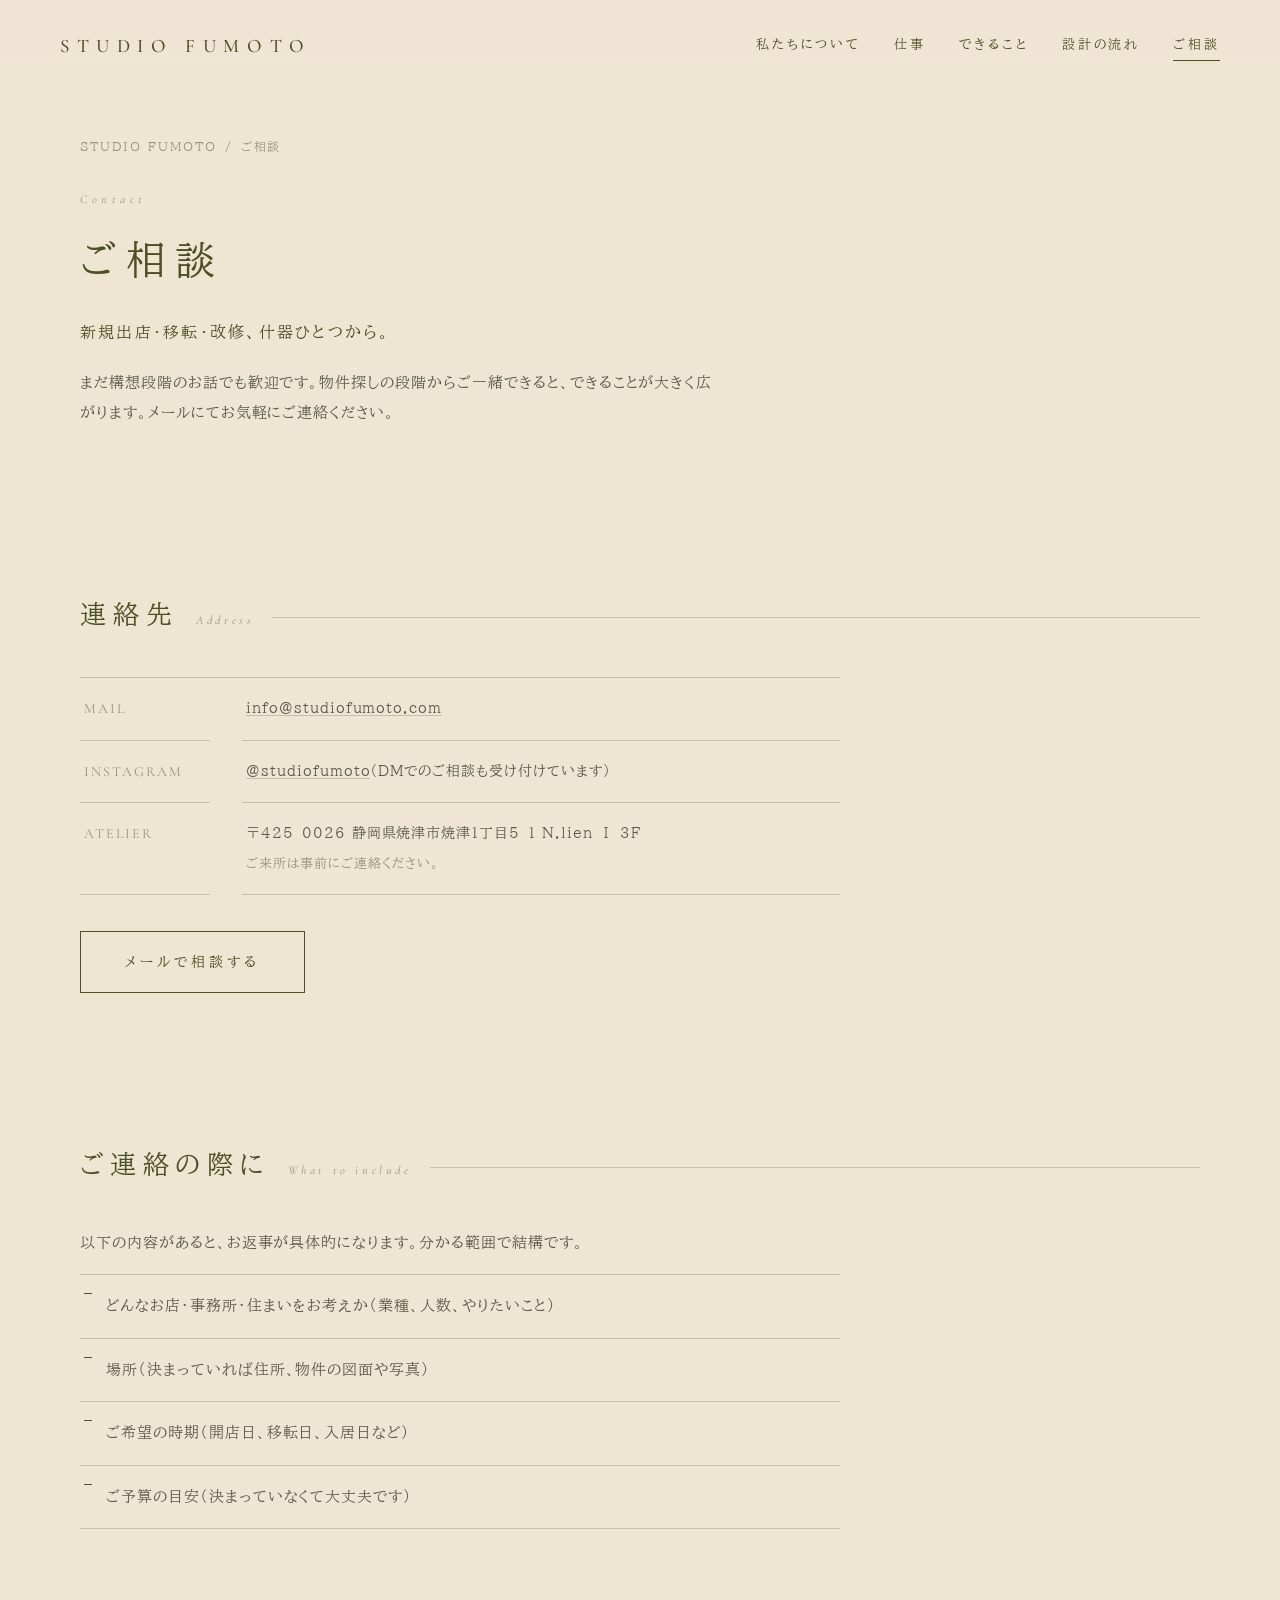
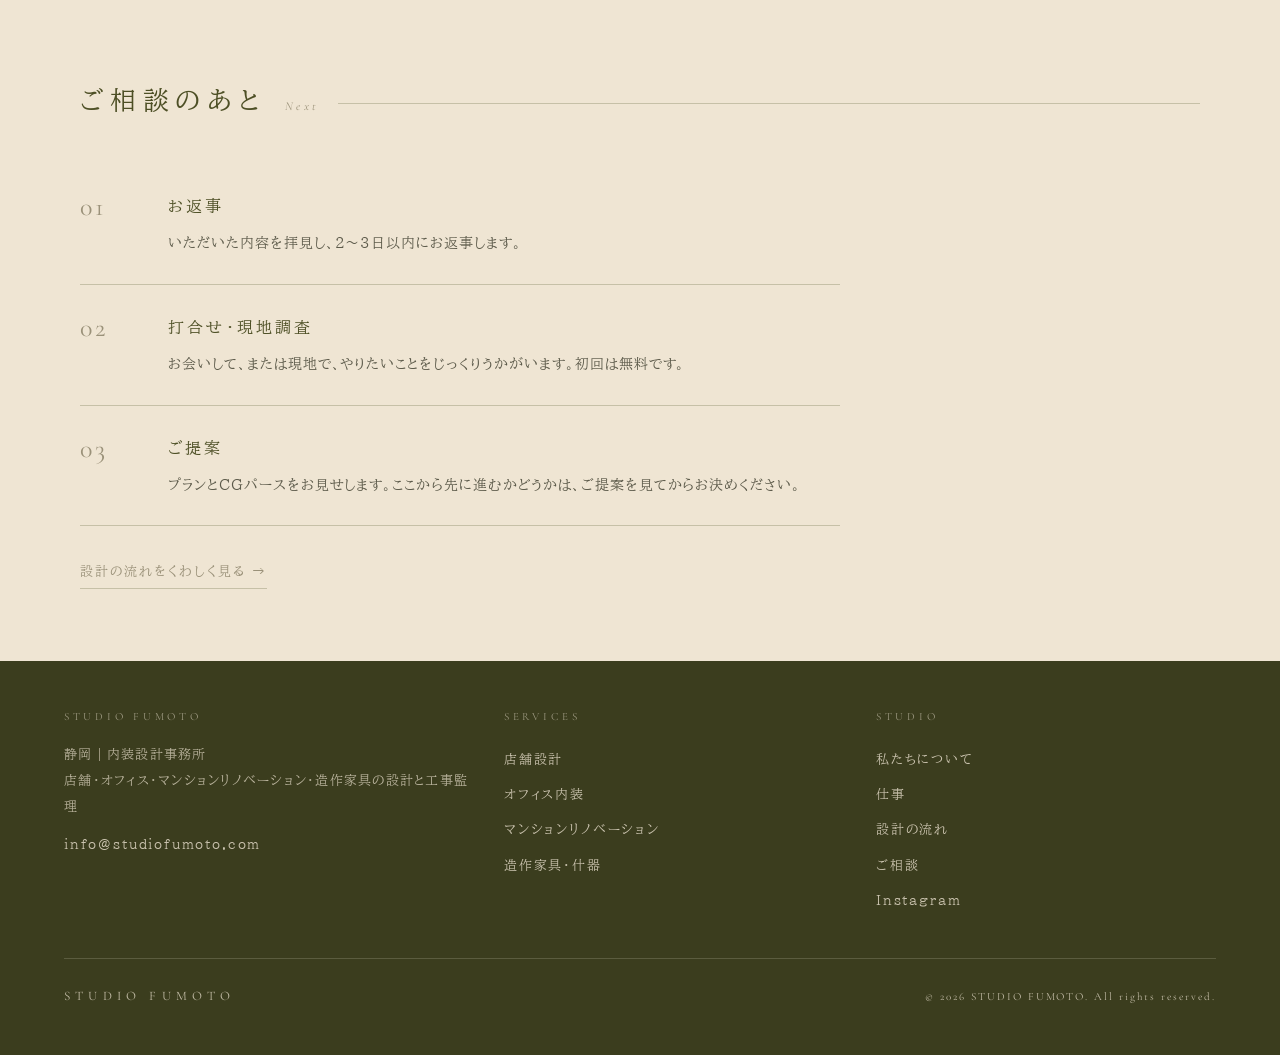
<file: contact/index.html>
<!DOCTYPE html>
<html lang="ja">
<head>
<meta charset="UTF-8">
<meta name="viewport" content="width=device-width, initial-scale=1.0">
<title>ご相談・お問い合わせ｜STUDIO FUMOTO 静岡の内装設計事務所</title>
<meta name="description" content="静岡の内装設計事務所 STUDIO FUMOTOへのご相談・お問い合わせ。店舗・オフィス・マンションリノベーション・造作家具の設計について、構想段階からメールでお気軽にご連絡ください。初回のご相談は無料です。">
<link rel="canonical" href="https://studiofumoto.com/contact/">
<meta property="og:type" content="article">
<meta property="og:site_name" content="STUDIO FUMOTO">
<meta property="og:title" content="ご相談・お問い合わせ｜STUDIO FUMOTO 静岡の内装設計事務所">
<meta property="og:description" content="静岡の内装設計事務所 STUDIO FUMOTOへのご相談・お問い合わせ。店舗・オフィス・マンションリノベーション・造作家具の設計について、構想段階からメールでお気軽にご連絡ください。初回のご相談は無料です。">
<meta property="og:url" content="https://studiofumoto.com/contact/">
<meta property="og:image" content="https://studiofumoto.com/images/regolith_cg_4.jpg">
<meta property="og:locale" content="ja_JP">
<meta name="twitter:card" content="summary_large_image">
<link rel="preconnect" href="https://fonts.googleapis.com">
<link rel="preconnect" href="https://fonts.gstatic.com" crossorigin>
<link href="https://fonts.googleapis.com/css2?family=BIZ+UDPMincho&family=Cormorant+Garamond:ital,wght@0,400;0,500;1,400&display=swap" rel="stylesheet">
<link rel="stylesheet" href="/assets/site.css">
<script type="application/ld+json">
{
 "@context": "https://schema.org",
 "@type": "BreadcrumbList",
 "itemListElement": [
  {
   "@type": "ListItem",
   "position": 1,
   "name": "STUDIO FUMOTO",
   "item": "https://studiofumoto.com/"
  },
  {
   "@type": "ListItem",
   "position": 2,
   "name": "ご相談",
   "item": "https://studiofumoto.com/contact/"
  }
 ]
}
</script>
</head>
<body>

<header id="header" class="sub">
  <a class="logo" href="/" aria-label="STUDIO FUMOTO トップへ"><span class="en">STUDIO FUMOTO</span></a>
  <nav class="main" aria-label="サイト内メニュー"><a href="/about/">私たちについて</a><a href="/#work">仕事</a><a href="/#services">できること</a><a href="/flow/">設計の流れ</a><a href="/contact/" class="current">ご相談</a></nav>
  <button class="menu-btn" id="menuBtn" aria-label="メニューを開く" aria-expanded="false">MENU</button>
</header>
<div class="menu" id="menu" aria-hidden="true">
  <div class="menu-head"><span class="en">STUDIO FUMOTO</span><button class="menu-close" id="menuClose" aria-label="メニューを閉じる">CLOSE</button></div>
  <ul class="menu-list">
    <li><a href="/"><span class="jp">トップ</span><span class="en">Top</span></a></li>
    <li><a href="/about/"><span class="jp">私たちについて</span><span class="en">About</span></a></li>
    <li><a href="/#work"><span class="jp">仕事</span><span class="en">Work</span></a></li>
    <li><a href="/#services"><span class="jp">できること</span><span class="en">Services</span></a></li>
    <li class="sublist"><a href="/shop/">店舗設計</a><a href="/office/">オフィス内装</a><a href="/renovation/">リノベーション</a><a href="/furniture/">造作家具・什器</a></li>
    <li><a href="/flow/"><span class="jp">設計の流れ</span><span class="en">Flow</span></a></li>
    <li><a href="/contact/"><span class="jp">ご相談</span><span class="en">Contact</span></a></li>
  </ul>
  <div class="menu-foot">静岡｜内装設計事務所</div>
</div>

<main class="page">
  <section class="crumbwrap"><div class="inner">
    <div class="crumb"><a href="/">STUDIO FUMOTO</a><span>/</span><a href="/contact/">ご相談</a></div>
  </div></section>
  <section class="first">
    <div class="inner">
      <div class="page-head reveal">
        <div class="en">Contact</div>
        <h1>ご相談</h1>
        <div class="sub">新規出店・移転・改修、什器ひとつから。</div>
        <div class="lead"><p>まだ構想段階のお話でも歓迎です。物件探しの段階からご一緒できると、できることが大きく広がります。メールにてお気軽にご連絡ください。</p></div>
      </div>
    </div>
  </section>

  <section>
    <div class="inner">
      <h2 class="h reveal">連絡先<span class="en">Address</span></h2>
      <div class="spec reveal"><dl>
        <dt>MAIL</dt><dd><a href="mailto:info@studiofumoto.com">info@studiofumoto.com</a></dd>
        <dt>INSTAGRAM</dt><dd><a href="https://www.instagram.com/studiofumoto/" target="_blank" rel="noopener">@studiofumoto</a>（DMでのご相談も受け付けています）</dd>
        <dt>ATELIER</dt><dd>〒425-0026 静岡県焼津市焼津1丁目5-1 N.lien Ⅰ 3F<br><span class="note">ご来所は事前にご連絡ください。</span></dd>
      </dl></div>
      <p style="margin-top:36px"><a class="btn" style="display:inline-block;padding:16px 44px;border:1px solid var(--moss);color:var(--moss);font-size:13.5px;letter-spacing:.3em" href="mailto:info@studiofumoto.com?subject=%E3%81%94%E7%9B%B8%E8%AB%87">メールで相談する</a></p>
    </div>
  </section>

  <section>
    <div class="inner">
      <h2 class="h reveal">ご連絡の際に<span class="en">What to include</span></h2>
      <div class="p reveal">
        <p>以下の内容があると、お返事が具体的になります。分かる範囲で結構です。</p>
      </div>
      <ul class="who reveal">
        <li>どんなお店・事務所・住まいをお考えか（業種、人数、やりたいこと）</li>
        <li>場所（決まっていれば住所、物件の図面や写真）</li>
        <li>ご希望の時期（開店日、移転日、入居日など）</li>
        <li>ご予算の目安（決まっていなくて大丈夫です）</li>
      </ul>
    </div>
  </section>

  <section>
    <div class="inner">
      <h2 class="h reveal">ご相談のあと<span class="en">Next</span></h2>
      <ol class="steps reveal">
        <li><div><h3>お返事</h3><p>いただいた内容を拝見し、2〜3日以内にお返事します。</p></div></li>
        <li><div><h3>打合せ・現地調査</h3><p>お会いして、または現地で、やりたいことをじっくりうかがいます。初回は無料です。</p></div></li>
        <li><div><h3>ご提案</h3><p>プランとCGパースをお見せします。ここから先に進むかどうかは、ご提案を見てからお決めください。</p></div></li>
      </ol>
      <p style="margin-top:28px"><a class="link" href="/flow/">設計の流れをくわしく見る →</a></p>
    </div>
  </section>

</main>

<footer>
  <div class="foot-grid">
    <div>
      <h4>STUDIO FUMOTO</h4>
      <p>静岡｜内装設計事務所<br>店舗・オフィス・マンションリノベーション・造作家具の設計と工事監理</p>
      <p style="margin-top:10px"><a href="mailto:info@studiofumoto.com" style="display:inline">info@studiofumoto.com</a></p>
    </div>
    <div>
      <h4>SERVICES</h4>
      <a href="/shop/">店舗設計</a>
      <a href="/office/">オフィス内装</a>
      <a href="/renovation/">マンションリノベーション</a>
      <a href="/furniture/">造作家具・什器</a>
    </div>
    <div>
      <h4>STUDIO</h4>
      <a href="/about/">私たちについて</a>
      <a href="/#work">仕事</a>
      <a href="/flow/">設計の流れ</a>
      <a href="/contact/">ご相談</a>
      <a href="https://www.instagram.com/studiofumoto/" target="_blank" rel="noopener">Instagram</a>
    </div>
  </div>
  <div class="foot-bottom">
    <span class="en">STUDIO FUMOTO</span>
    <small>© 2026 STUDIO FUMOTO. All rights reserved.</small>
  </div>
</footer>

<script>
  // ---- scroll reveal ----
  const obs=new IntersectionObserver((entries)=>{
    entries.forEach(e=>{if(e.isIntersecting){e.target.classList.add('in');obs.unobserve(e.target);}});
  },{threshold:.15});
  document.querySelectorAll('.reveal').forEach(el=>obs.observe(el));

  // ---- mobile menu ----
  (function(){
    const btn=document.getElementById('menuBtn'),menu=document.getElementById('menu'),cl=document.getElementById('menuClose');
    if(!btn||!menu)return;
    function open(){menu.classList.add('open');menu.setAttribute('aria-hidden','false');btn.setAttribute('aria-expanded','true');document.body.style.overflow='hidden';}
    function close(){menu.classList.remove('open');menu.setAttribute('aria-hidden','true');btn.setAttribute('aria-expanded','false');document.body.style.overflow='';}
    btn.addEventListener('click',open);cl.addEventListener('click',close);
    menu.querySelectorAll('a').forEach(a=>a.addEventListener('click',close));
    document.addEventListener('keydown',e=>{if(e.key==='Escape')close();});
  })();

  // ---- 画像の右クリック・長押し・ドラッグ抑止 ----
  ['contextmenu','dragstart'].forEach(ev=>document.addEventListener(ev,e=>{
    if(e.target&&(e.target.tagName==='IMG'||e.target.closest('.ph,.detail-figure,.key-figure,.hero')))e.preventDefault();
  }));
</script>
</body>
</html>
</file>
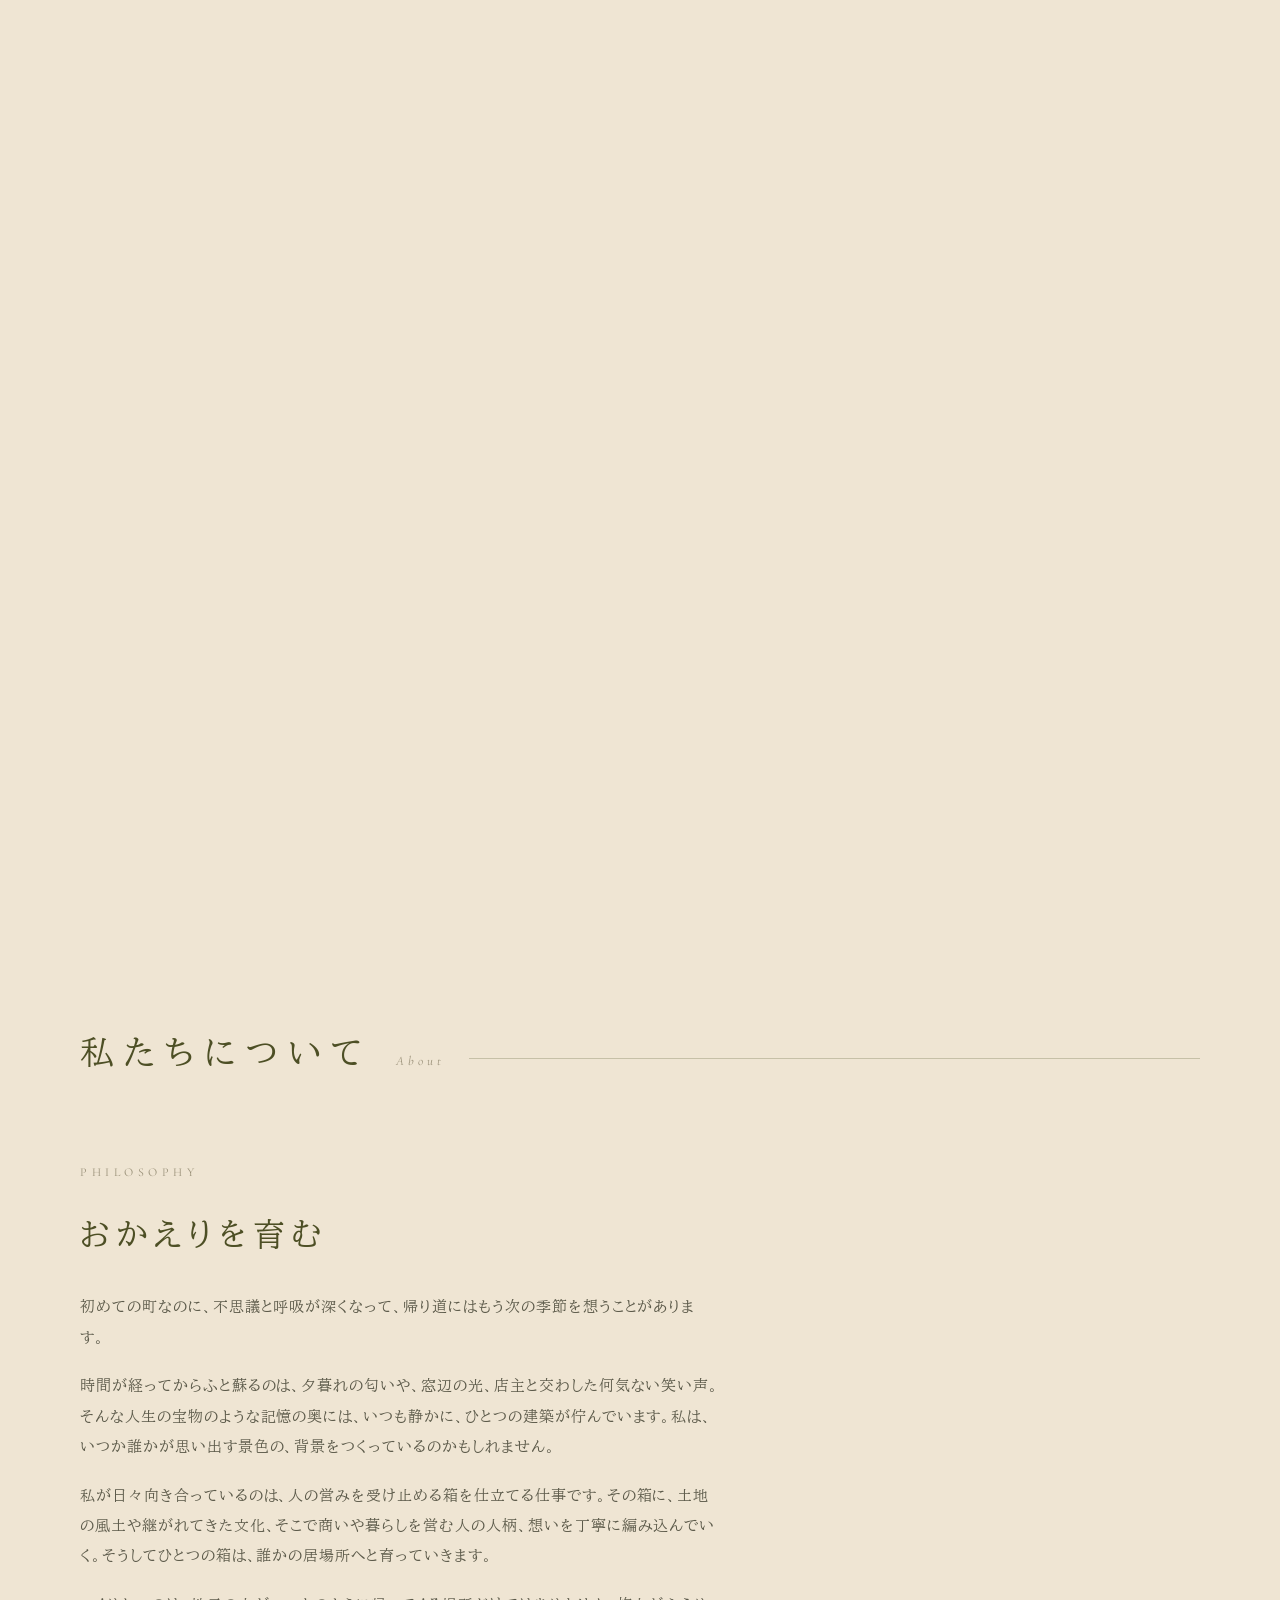
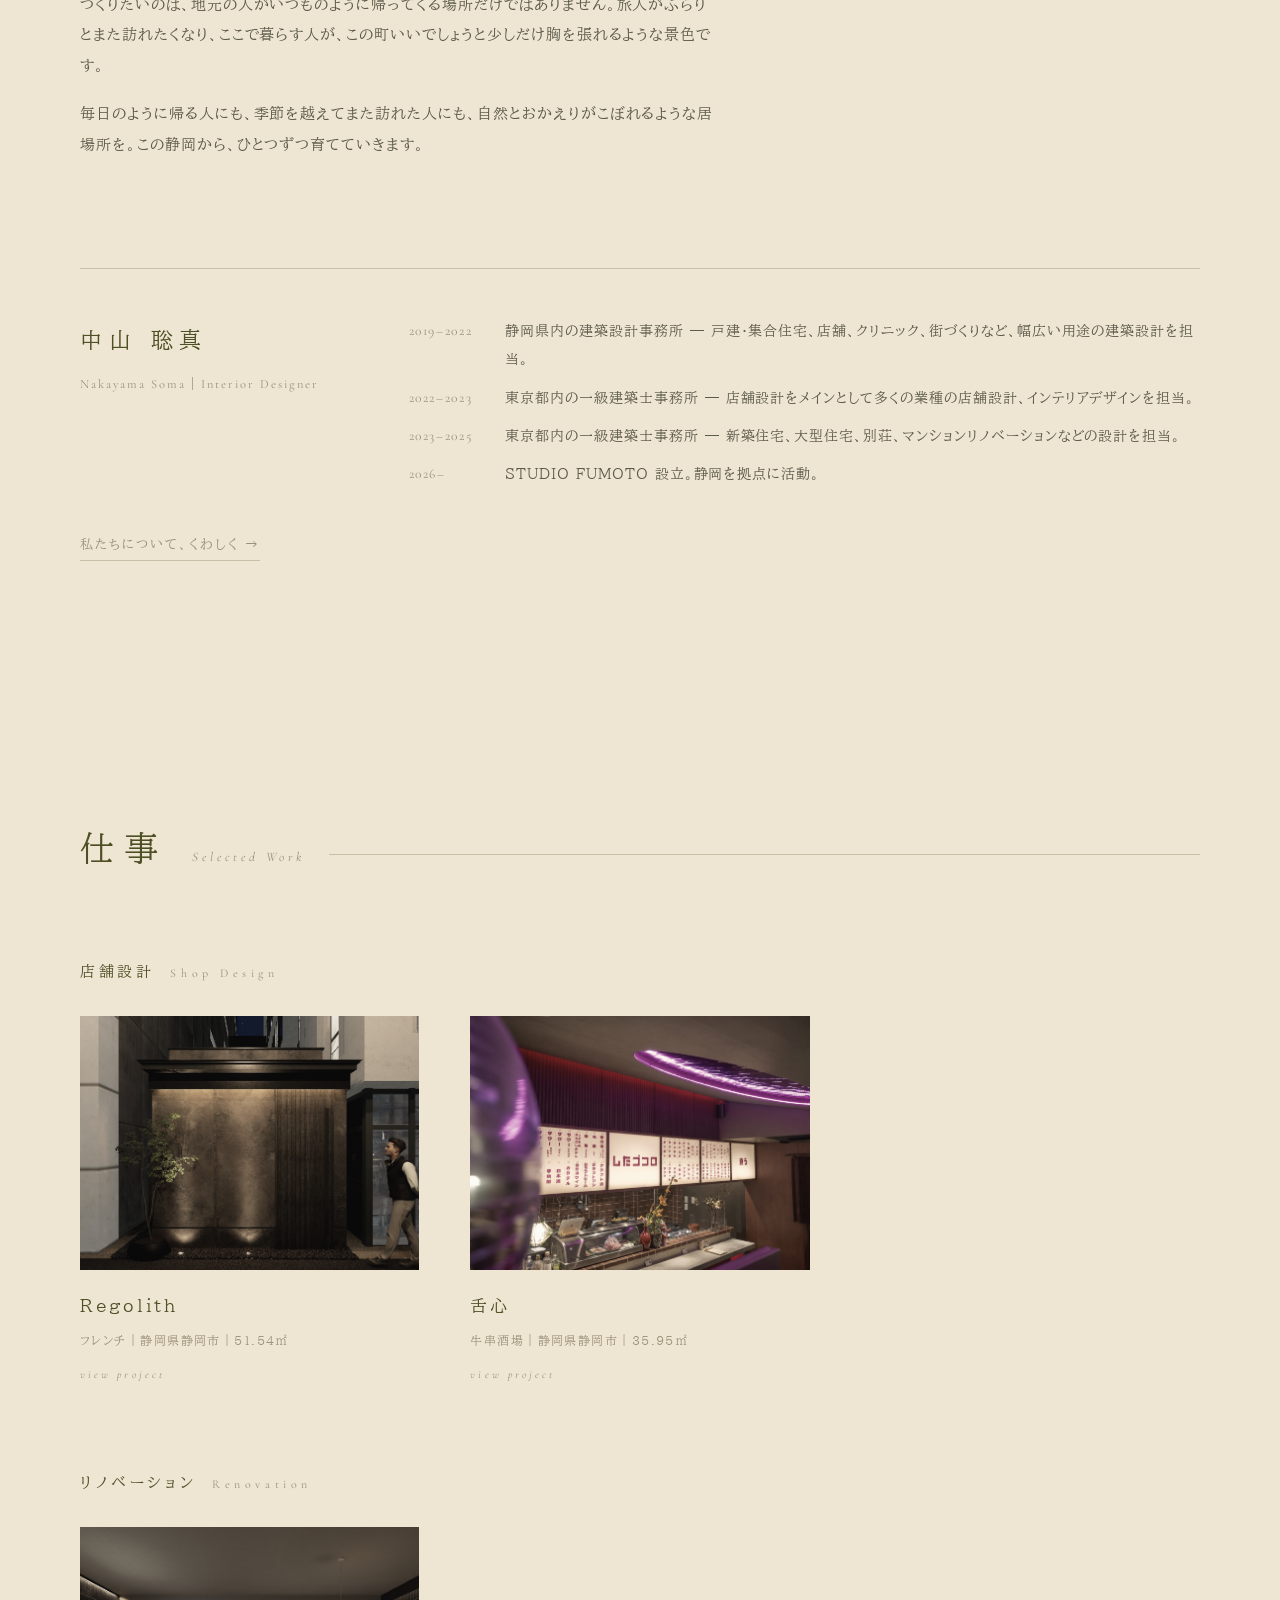
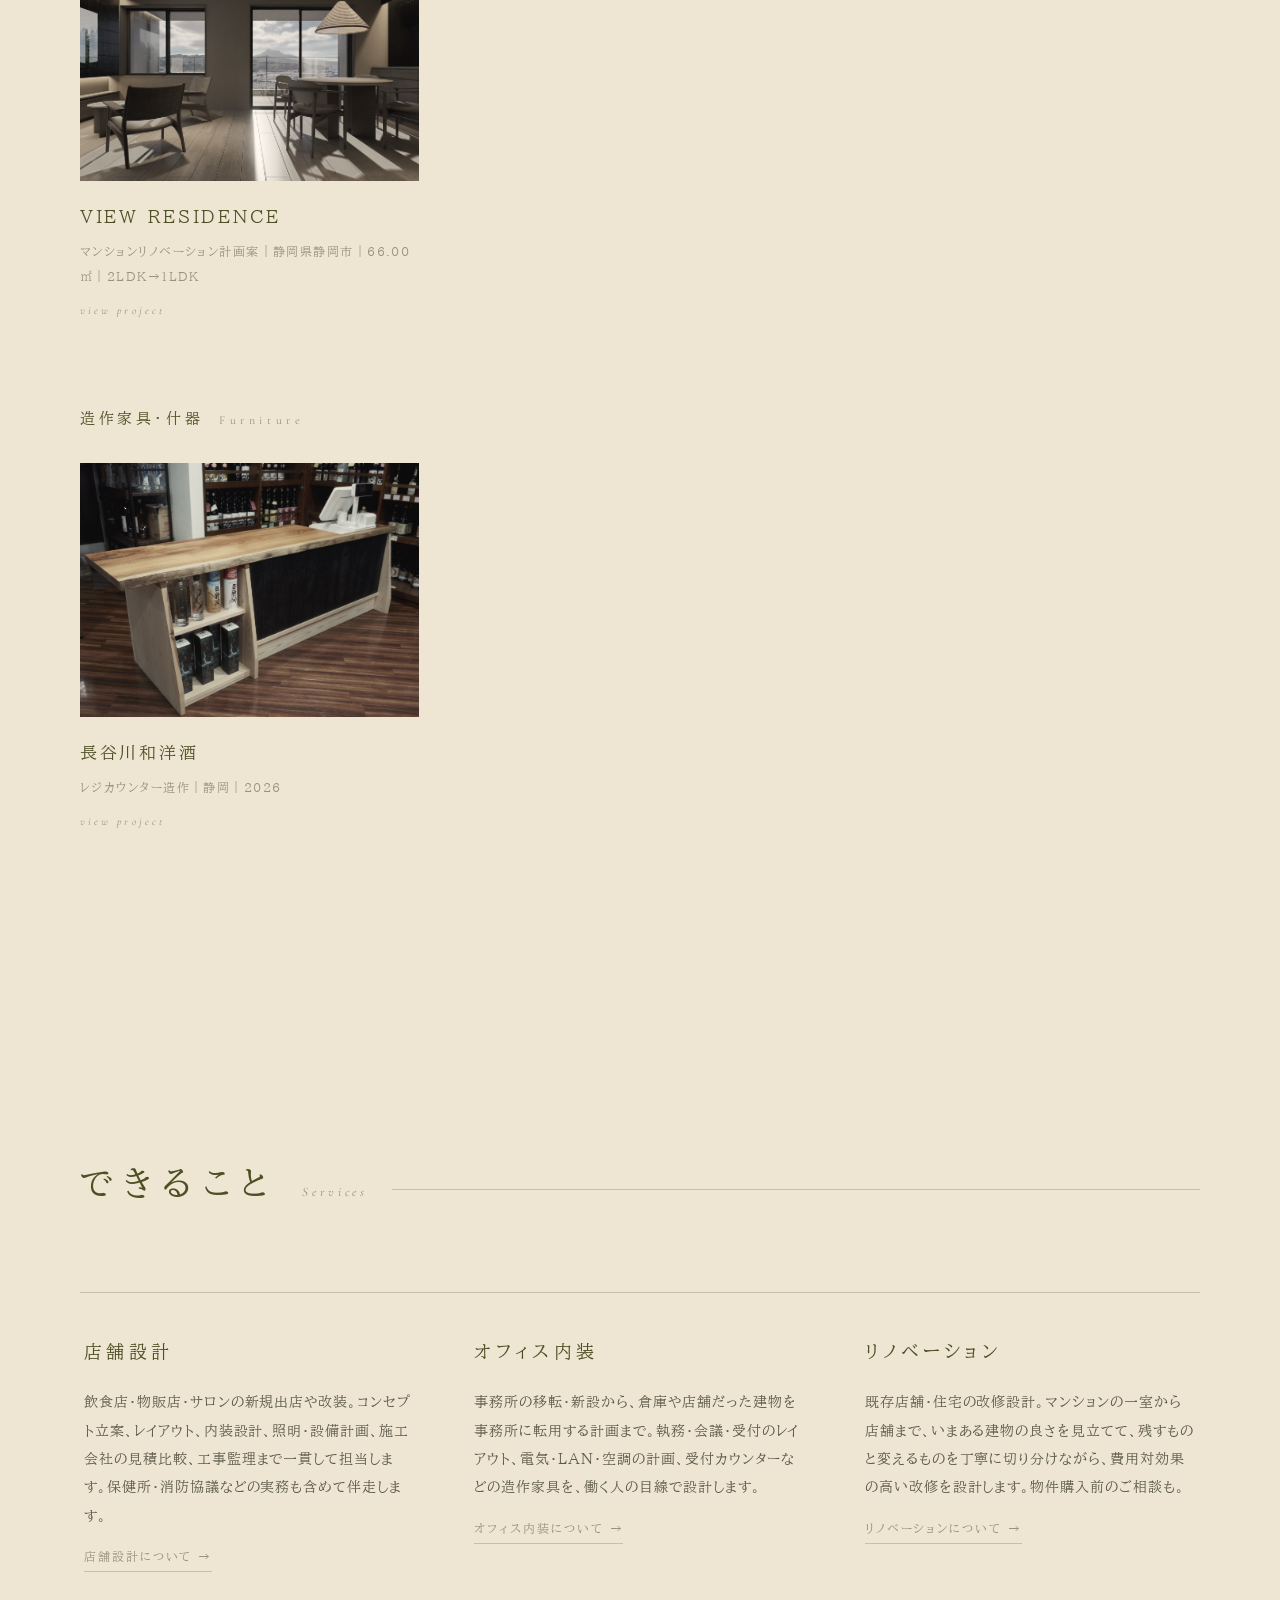
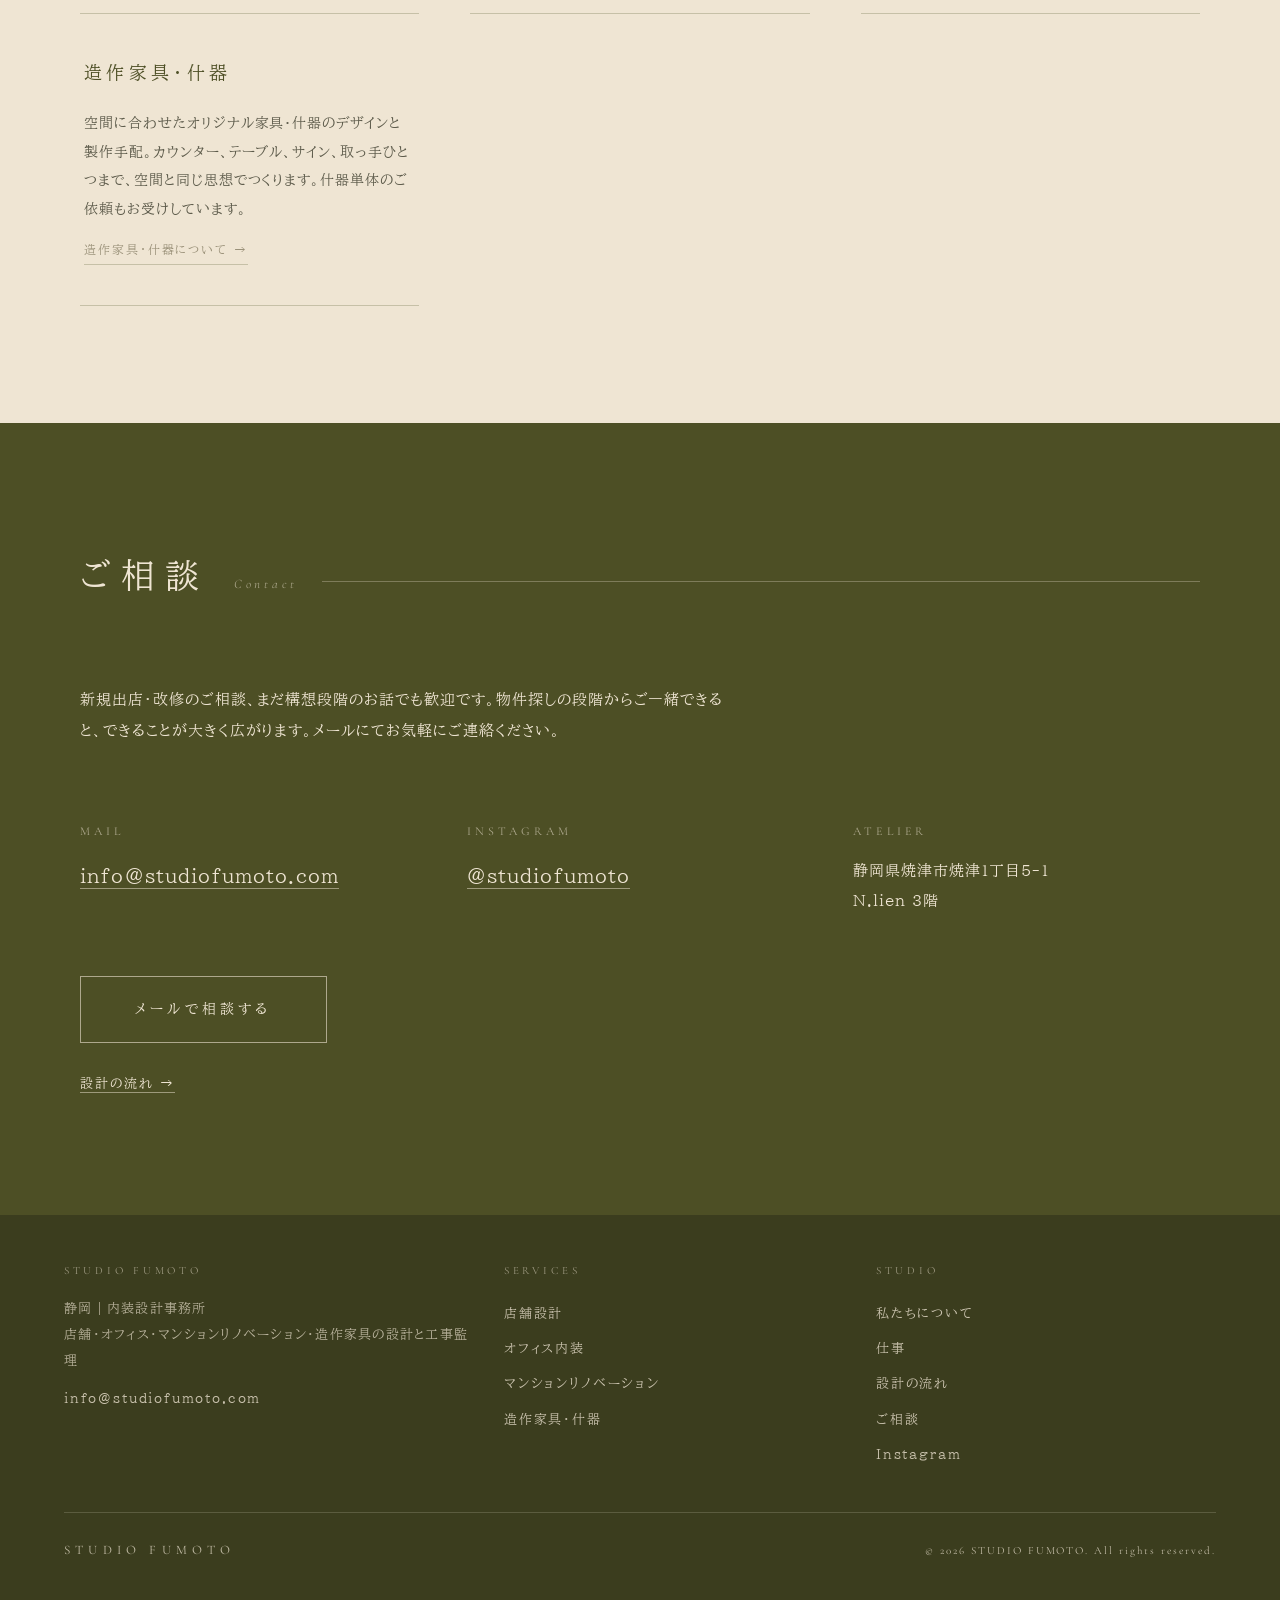
<file: faq/index.html>
<!DOCTYPE html>
<html lang="ja">
<head>
<meta charset="UTF-8">
<meta name="robots" content="noindex">
<meta http-equiv="refresh" content="0; url=/">
<link rel="canonical" href="https://studiofumoto.com/">
<title>STUDIO FUMOTO</title>
<script>location.replace("/");</script>
</head>
<body><p><a href="/">STUDIO FUMOTO トップへ</a></p></body>
</html>
</file>
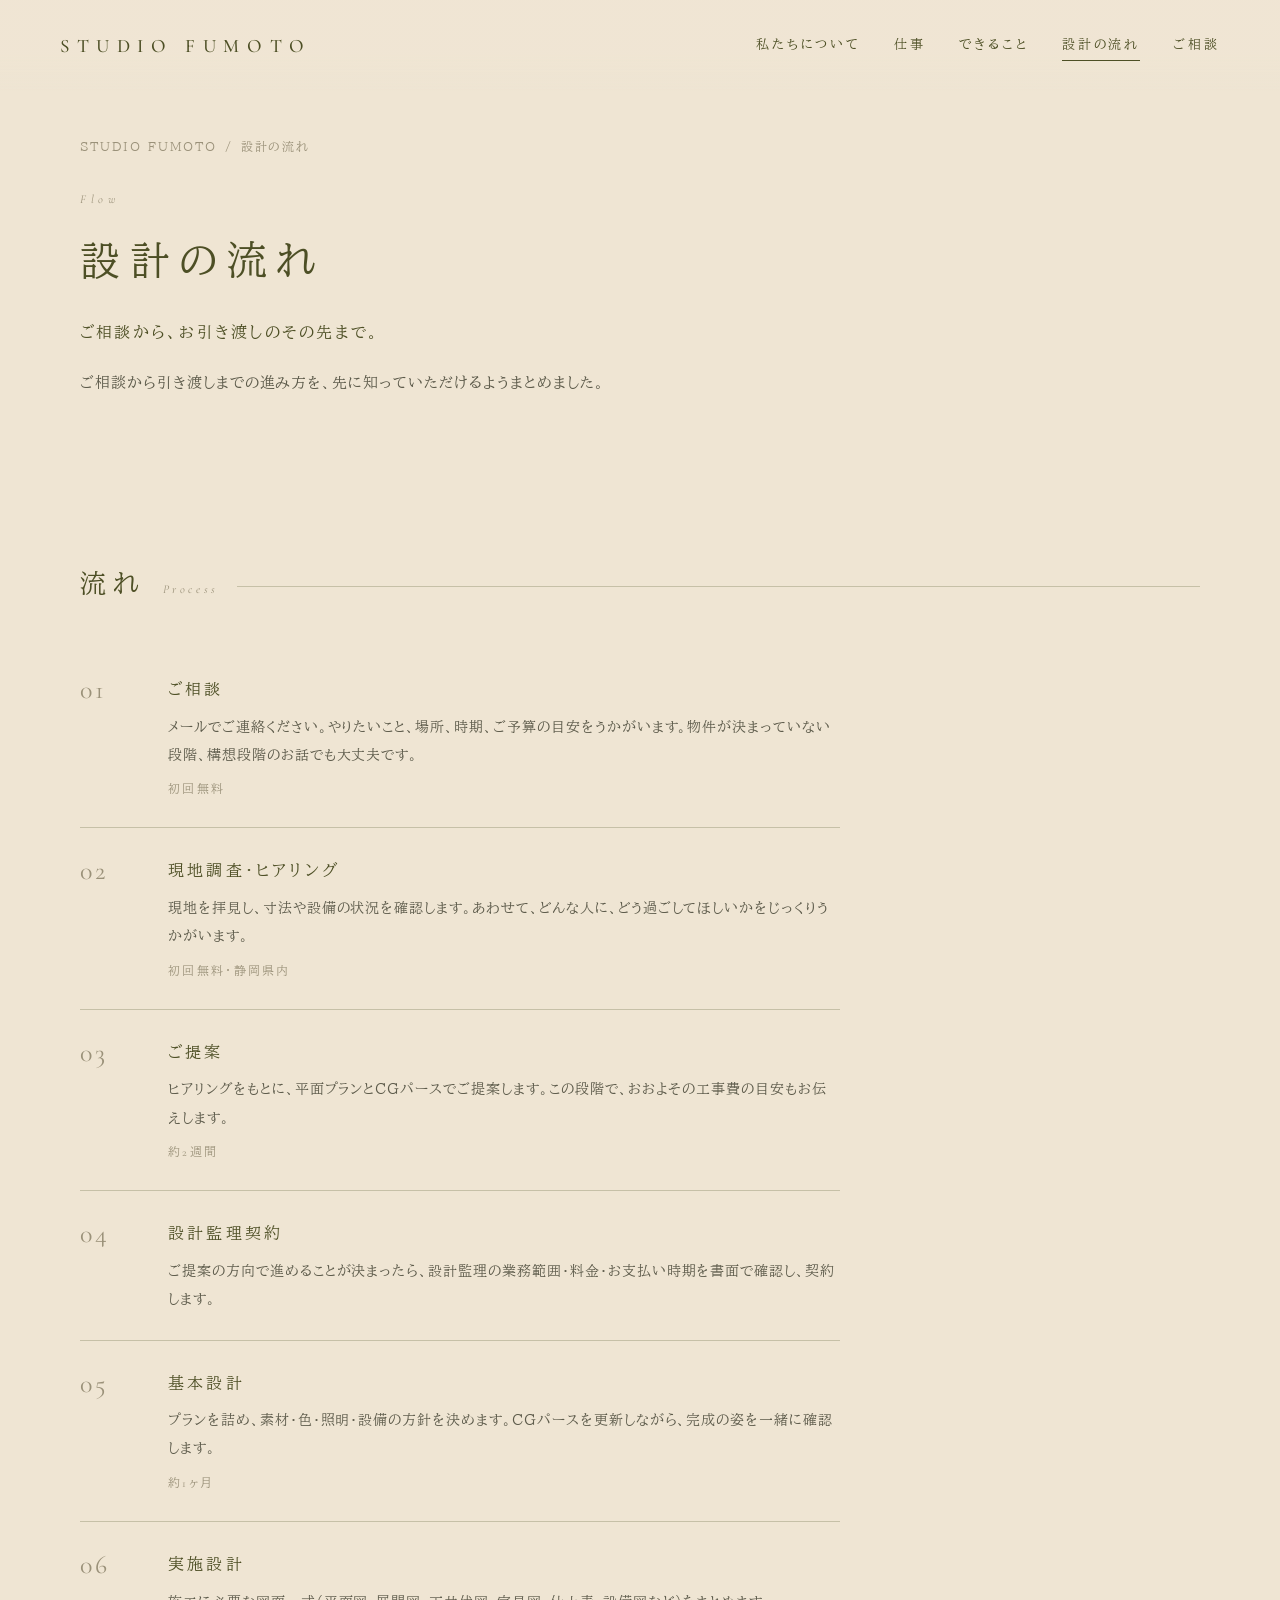
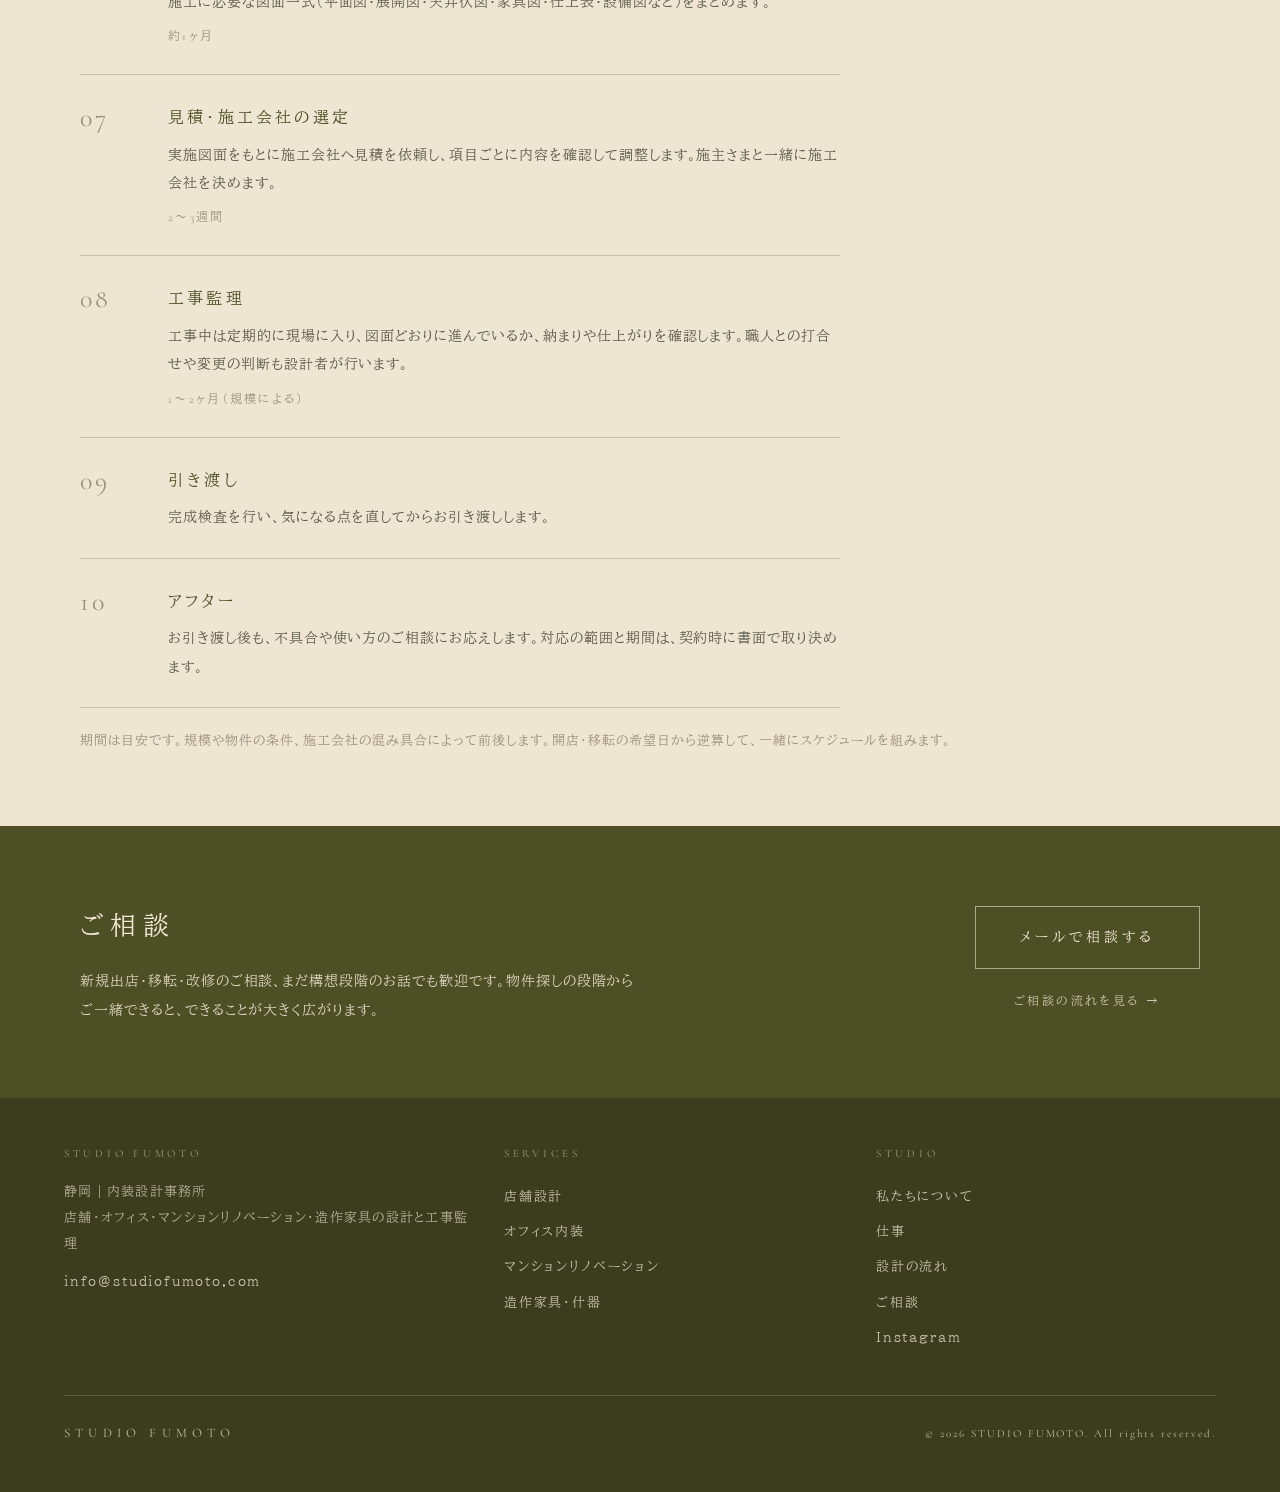
<file: flow/index.html>
<!DOCTYPE html>
<html lang="ja">
<head>
<meta charset="UTF-8">
<meta name="viewport" content="width=device-width, initial-scale=1.0">
<title>設計の流れ｜STUDIO FUMOTO 静岡の内装設計事務所</title>
<meta name="description" content="STUDIO FUMOTOの設計の流れ。ご相談・現地調査、プランとCGのご提案、設計、見積の確認、工事監理、お引き渡しまでの進み方をまとめました。">
<link rel="canonical" href="https://studiofumoto.com/flow/">
<meta property="og:type" content="article">
<meta property="og:site_name" content="STUDIO FUMOTO">
<meta property="og:title" content="設計の流れ｜STUDIO FUMOTO 静岡の内装設計事務所">
<meta property="og:description" content="STUDIO FUMOTOの設計の流れ。ご相談・現地調査、プランとCGのご提案、設計、見積の確認、工事監理、お引き渡しまでの進み方をまとめました。">
<meta property="og:url" content="https://studiofumoto.com/flow/">
<meta property="og:image" content="https://studiofumoto.com/images/regolith_cg_4.jpg">
<meta property="og:locale" content="ja_JP">
<meta name="twitter:card" content="summary_large_image">
<link rel="preconnect" href="https://fonts.googleapis.com">
<link rel="preconnect" href="https://fonts.gstatic.com" crossorigin>
<link href="https://fonts.googleapis.com/css2?family=BIZ+UDPMincho&family=Cormorant+Garamond:ital,wght@0,400;0,500;1,400&display=swap" rel="stylesheet">
<link rel="stylesheet" href="/assets/site.css">
<script type="application/ld+json">
{
 "@context": "https://schema.org",
 "@type": "BreadcrumbList",
 "itemListElement": [
  {
   "@type": "ListItem",
   "position": 1,
   "name": "STUDIO FUMOTO",
   "item": "https://studiofumoto.com/"
  },
  {
   "@type": "ListItem",
   "position": 2,
   "name": "設計の流れ",
   "item": "https://studiofumoto.com/flow/"
  }
 ]
}
</script>
</head>
<body>

<header id="header" class="sub">
  <a class="logo" href="/" aria-label="STUDIO FUMOTO トップへ"><span class="en">STUDIO FUMOTO</span></a>
  <nav class="main" aria-label="サイト内メニュー"><a href="/about/">私たちについて</a><a href="/#work">仕事</a><a href="/#services">できること</a><a href="/flow/" class="current">設計の流れ</a><a href="/contact/">ご相談</a></nav>
  <button class="menu-btn" id="menuBtn" aria-label="メニューを開く" aria-expanded="false">MENU</button>
</header>
<div class="menu" id="menu" aria-hidden="true">
  <div class="menu-head"><span class="en">STUDIO FUMOTO</span><button class="menu-close" id="menuClose" aria-label="メニューを閉じる">CLOSE</button></div>
  <ul class="menu-list">
    <li><a href="/"><span class="jp">トップ</span><span class="en">Top</span></a></li>
    <li><a href="/about/"><span class="jp">私たちについて</span><span class="en">About</span></a></li>
    <li><a href="/#work"><span class="jp">仕事</span><span class="en">Work</span></a></li>
    <li><a href="/#services"><span class="jp">できること</span><span class="en">Services</span></a></li>
    <li class="sublist"><a href="/shop/">店舗設計</a><a href="/office/">オフィス内装</a><a href="/renovation/">リノベーション</a><a href="/furniture/">造作家具・什器</a></li>
    <li><a href="/flow/"><span class="jp">設計の流れ</span><span class="en">Flow</span></a></li>
    <li><a href="/contact/"><span class="jp">ご相談</span><span class="en">Contact</span></a></li>
  </ul>
  <div class="menu-foot">静岡｜内装設計事務所</div>
</div>

<main class="page">
  <section class="crumbwrap"><div class="inner">
    <div class="crumb"><a href="/">STUDIO FUMOTO</a><span>/</span><a href="/flow/">設計の流れ</a></div>
  </div></section>
  <section class="first">
    <div class="inner">
      <div class="page-head reveal">
        <div class="en">Flow</div>
        <h1>設計の流れ</h1>
        <div class="sub">ご相談から、お引き渡しのその先まで。</div>
        <div class="lead"><p>ご相談から引き渡しまでの進み方を、先に知っていただけるようまとめました。</p></div>
      </div>
    </div>
  </section>

  <section>
    <div class="inner">
      <h2 class="h reveal">流れ<span class="en">Process</span></h2>
      <div class="reveal"><ol class="steps"><li><div><h3>ご相談</h3><p>メールでご連絡ください。やりたいこと、場所、時期、ご予算の目安をうかがいます。物件が決まっていない段階、構想段階のお話でも大丈夫です。</p><span class="dur">初回無料</span></div></li><li><div><h3>現地調査・ヒアリング</h3><p>現地を拝見し、寸法や設備の状況を確認します。あわせて、どんな人に、どう過ごしてほしいかをじっくりうかがいます。</p><span class="dur">初回無料・静岡県内</span></div></li><li><div><h3>ご提案</h3><p>ヒアリングをもとに、平面プランとCGパースでご提案します。この段階で、おおよその工事費の目安もお伝えします。</p><span class="dur">約2週間</span></div></li><li><div><h3>設計監理契約</h3><p>ご提案の方向で進めることが決まったら、設計監理の業務範囲・料金・お支払い時期を書面で確認し、契約します。</p></div></li><li><div><h3>基本設計</h3><p>プランを詰め、素材・色・照明・設備の方針を決めます。CGパースを更新しながら、完成の姿を一緒に確認します。</p><span class="dur">約1ヶ月</span></div></li><li><div><h3>実施設計</h3><p>施工に必要な図面一式（平面図・展開図・天井伏図・家具図・仕上表・設備図など）をまとめます。</p><span class="dur">約1ヶ月</span></div></li><li><div><h3>見積・施工会社の選定</h3><p>実施図面をもとに施工会社へ見積を依頼し、項目ごとに内容を確認して調整します。施主さまと一緒に施工会社を決めます。</p><span class="dur">2〜3週間</span></div></li><li><div><h3>工事監理</h3><p>工事中は定期的に現場に入り、図面どおりに進んでいるか、納まりや仕上がりを確認します。職人との打合せや変更の判断も設計者が行います。</p><span class="dur">1〜2ヶ月（規模による）</span></div></li><li><div><h3>引き渡し</h3><p>完成検査を行い、気になる点を直してからお引き渡しします。</p></div></li><li><div><h3>アフター</h3><p>お引き渡し後も、不具合や使い方のご相談にお応えします。対応の範囲と期間は、契約時に書面で取り決めます。</p></div></li></ol></div>
      <p class="note" style="margin-top:20px">期間は目安です。規模や物件の条件、施工会社の混み具合によって前後します。開店・移転の希望日から逆算して、一緒にスケジュールを組みます。</p>
    </div>
  </section>

  <section class="cta">
    <div class="inner">
      <div>
        <h2>ご相談</h2>
        <p>新規出店・移転・改修のご相談、まだ構想段階のお話でも歓迎です。物件探しの段階からご一緒できると、できることが大きく広がります。</p>
      </div>
      <div class="btns">
        <a class="btn" href="mailto:info@studiofumoto.com">メールで相談する</a>
        <a class="btn ghost" href="/contact/">ご相談の流れを見る →</a>
      </div>
    </div>
  </section>

</main>

<footer>
  <div class="foot-grid">
    <div>
      <h4>STUDIO FUMOTO</h4>
      <p>静岡｜内装設計事務所<br>店舗・オフィス・マンションリノベーション・造作家具の設計と工事監理</p>
      <p style="margin-top:10px"><a href="mailto:info@studiofumoto.com" style="display:inline">info@studiofumoto.com</a></p>
    </div>
    <div>
      <h4>SERVICES</h4>
      <a href="/shop/">店舗設計</a>
      <a href="/office/">オフィス内装</a>
      <a href="/renovation/">マンションリノベーション</a>
      <a href="/furniture/">造作家具・什器</a>
    </div>
    <div>
      <h4>STUDIO</h4>
      <a href="/about/">私たちについて</a>
      <a href="/#work">仕事</a>
      <a href="/flow/">設計の流れ</a>
      <a href="/contact/">ご相談</a>
      <a href="https://www.instagram.com/studiofumoto/" target="_blank" rel="noopener">Instagram</a>
    </div>
  </div>
  <div class="foot-bottom">
    <span class="en">STUDIO FUMOTO</span>
    <small>© 2026 STUDIO FUMOTO. All rights reserved.</small>
  </div>
</footer>

<script>
  // ---- scroll reveal ----
  const obs=new IntersectionObserver((entries)=>{
    entries.forEach(e=>{if(e.isIntersecting){e.target.classList.add('in');obs.unobserve(e.target);}});
  },{threshold:.15});
  document.querySelectorAll('.reveal').forEach(el=>obs.observe(el));

  // ---- mobile menu ----
  (function(){
    const btn=document.getElementById('menuBtn'),menu=document.getElementById('menu'),cl=document.getElementById('menuClose');
    if(!btn||!menu)return;
    function open(){menu.classList.add('open');menu.setAttribute('aria-hidden','false');btn.setAttribute('aria-expanded','true');document.body.style.overflow='hidden';}
    function close(){menu.classList.remove('open');menu.setAttribute('aria-hidden','true');btn.setAttribute('aria-expanded','false');document.body.style.overflow='';}
    btn.addEventListener('click',open);cl.addEventListener('click',close);
    menu.querySelectorAll('a').forEach(a=>a.addEventListener('click',close));
    document.addEventListener('keydown',e=>{if(e.key==='Escape')close();});
  })();

  // ---- 画像の右クリック・長押し・ドラッグ抑止 ----
  ['contextmenu','dragstart'].forEach(ev=>document.addEventListener(ev,e=>{
    if(e.target&&(e.target.tagName==='IMG'||e.target.closest('.ph,.detail-figure,.key-figure,.hero')))e.preventDefault();
  }));
</script>
</body>
</html>
</file>
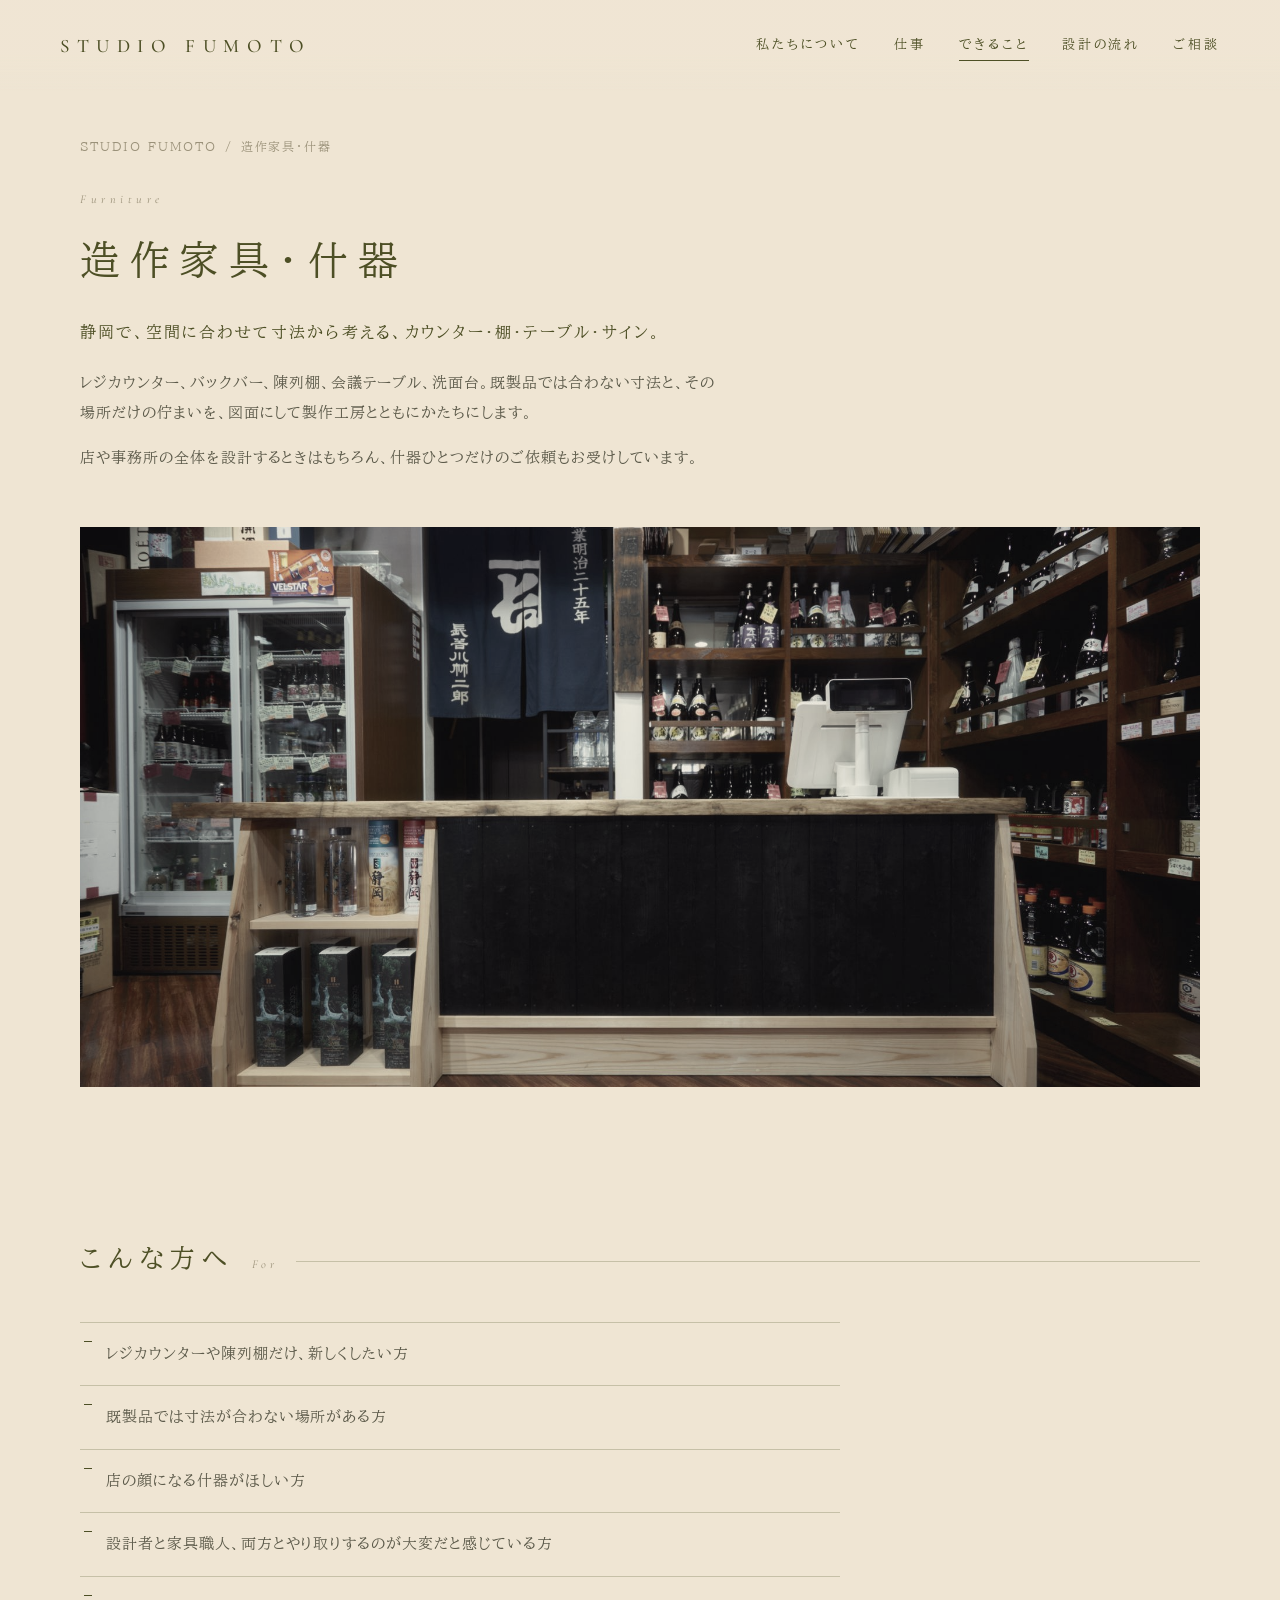
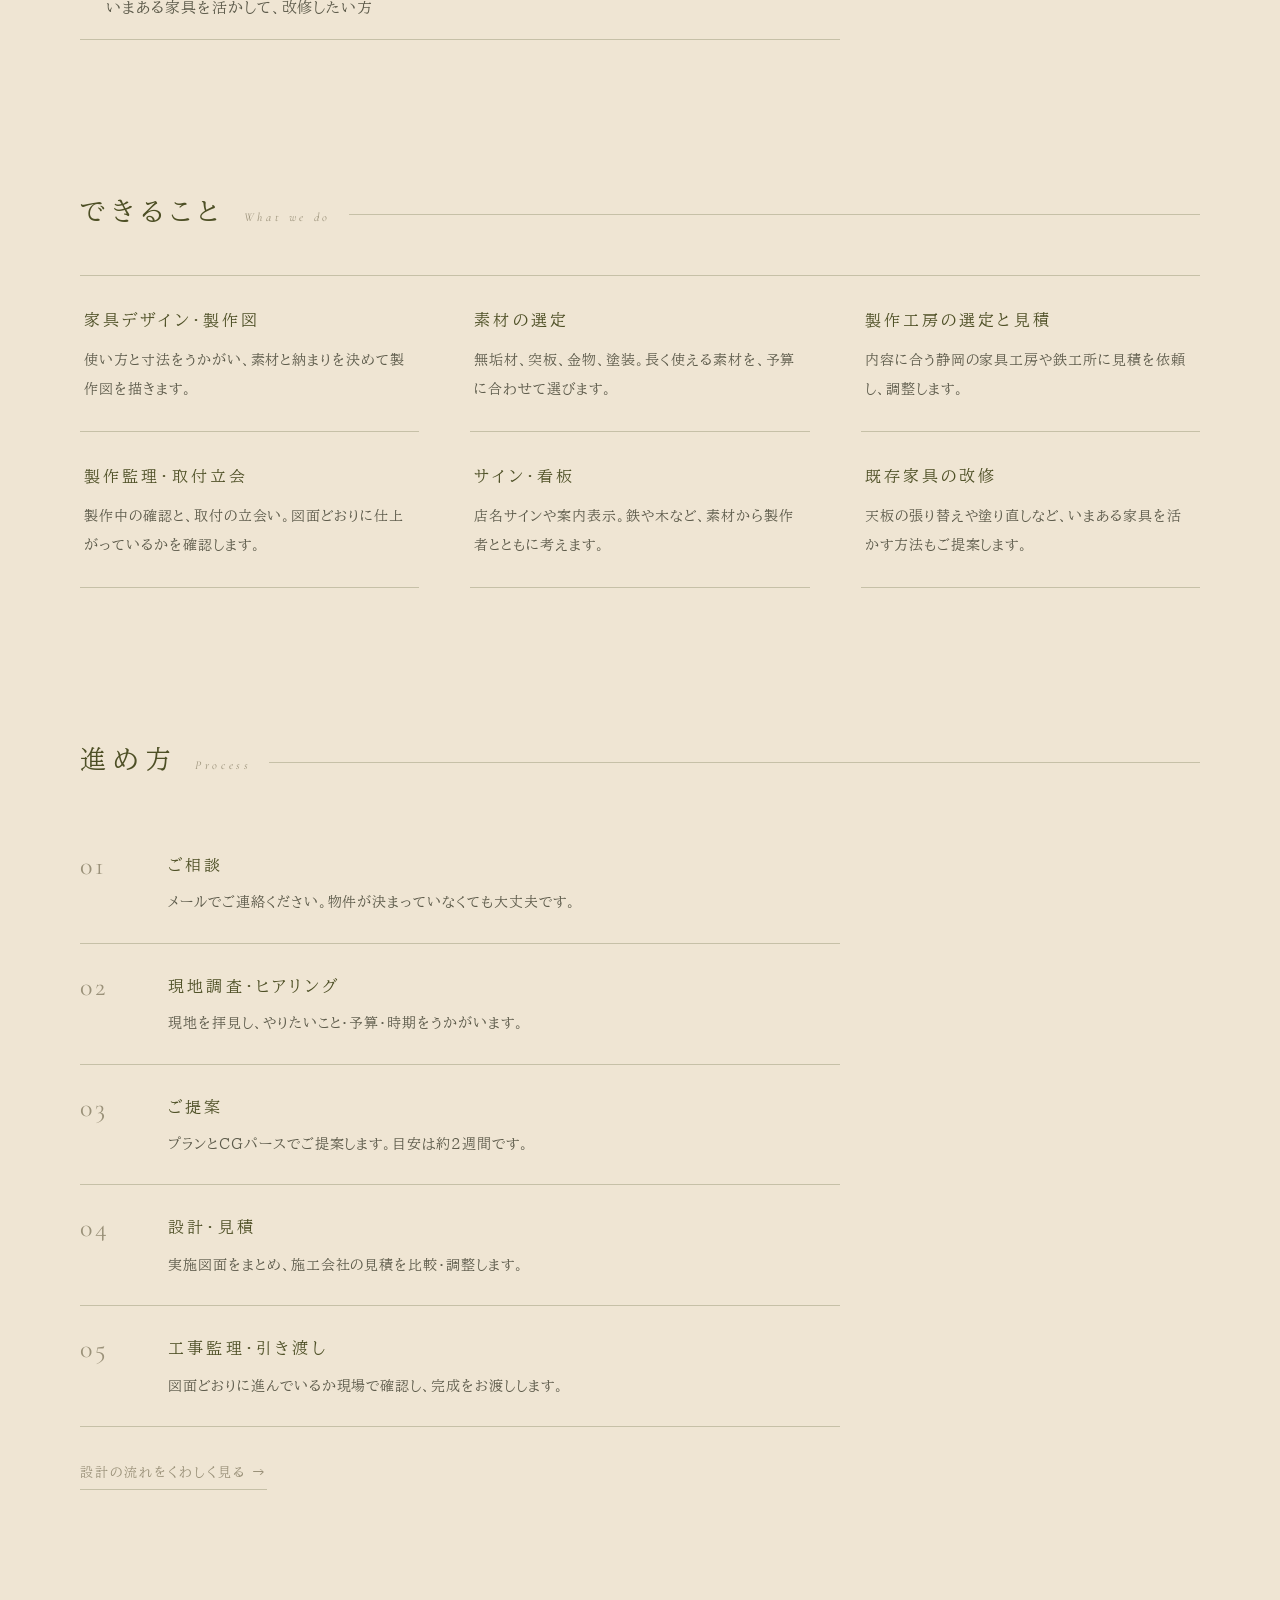
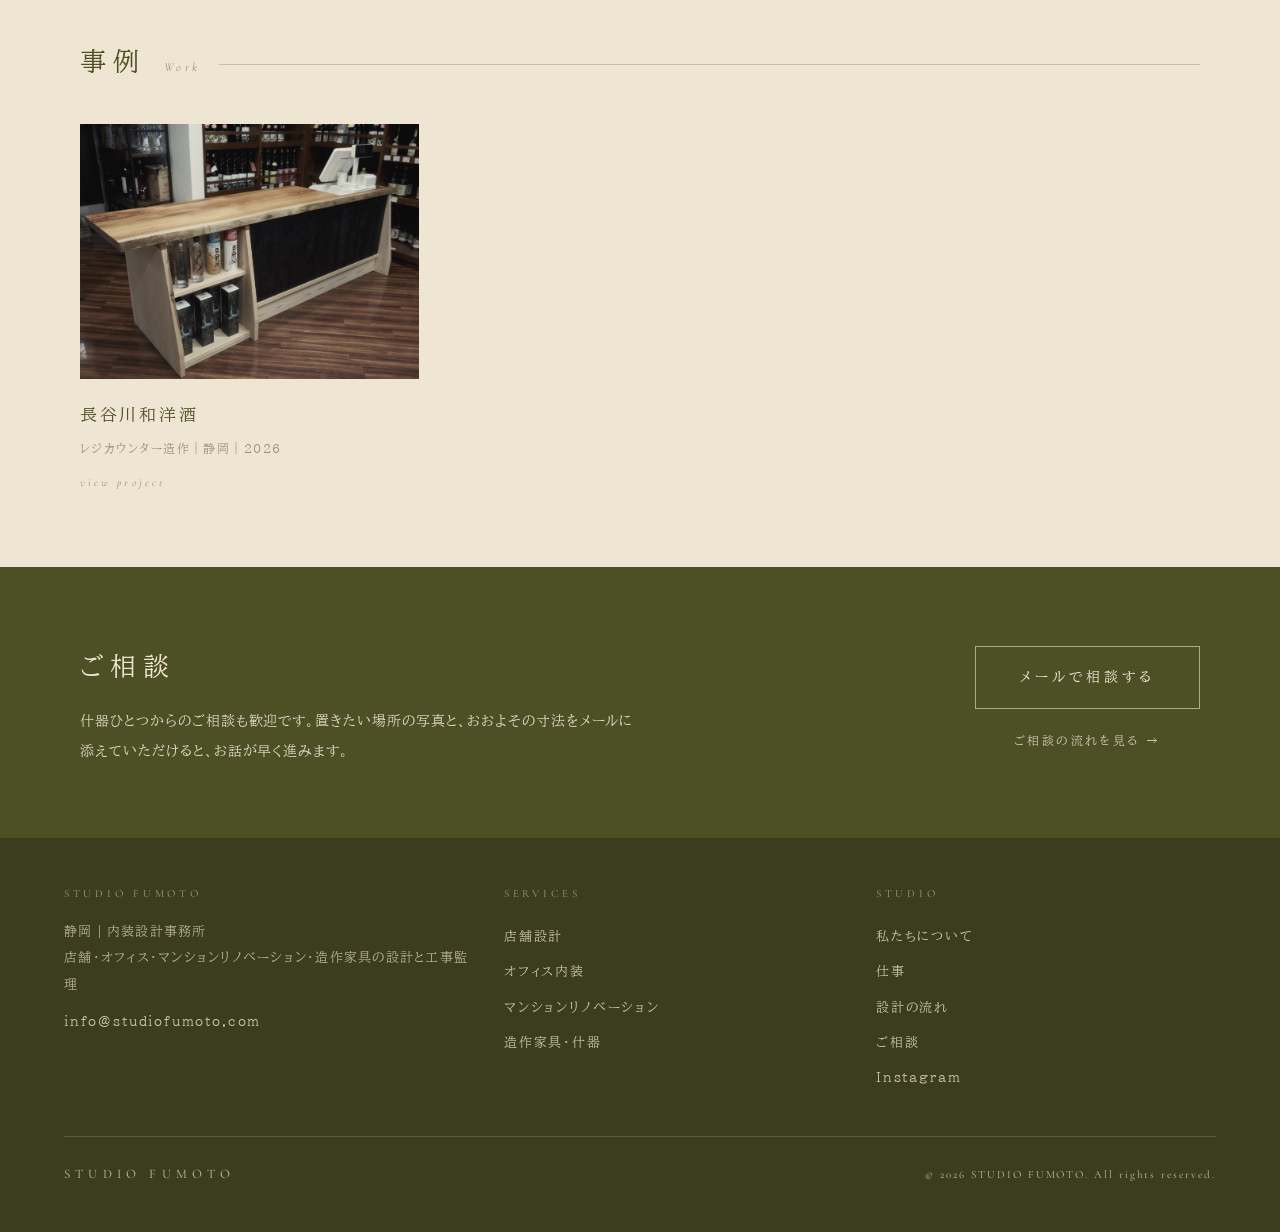
<file: furniture/index.html>
<!DOCTYPE html>
<html lang="ja">
<head>
<meta charset="UTF-8">
<meta name="viewport" content="width=device-width, initial-scale=1.0">
<title>造作家具・什器のデザイン｜静岡 STUDIO FUMOTO</title>
<meta name="description" content="静岡で、店舗やオフィス、住まいの造作家具・什器をデザイン。カウンター、棚、テーブル、サインを空間に合わせて寸法から設計し、製作工房の選定から取付まで。什器単体のご依頼もSTUDIO FUMOTOへ。">
<link rel="canonical" href="https://studiofumoto.com/furniture/">
<meta property="og:type" content="article">
<meta property="og:site_name" content="STUDIO FUMOTO">
<meta property="og:title" content="造作家具・什器のデザイン｜静岡 STUDIO FUMOTO">
<meta property="og:description" content="静岡で、店舗やオフィス、住まいの造作家具・什器をデザイン。カウンター、棚、テーブル、サインを空間に合わせて寸法から設計し、製作工房の選定から取付まで。什器単体のご依頼もSTUDIO FUMOTOへ。">
<meta property="og:url" content="https://studiofumoto.com/furniture/">
<meta property="og:image" content="https://studiofumoto.com/images/hasegawa_1.jpg">
<meta property="og:locale" content="ja_JP">
<meta name="twitter:card" content="summary_large_image">
<link rel="preconnect" href="https://fonts.googleapis.com">
<link rel="preconnect" href="https://fonts.gstatic.com" crossorigin>
<link href="https://fonts.googleapis.com/css2?family=BIZ+UDPMincho&family=Cormorant+Garamond:ital,wght@0,400;0,500;1,400&display=swap" rel="stylesheet">
<link rel="stylesheet" href="/assets/site.css">
<script type="application/ld+json">
{
 "@context": "https://schema.org",
 "@type": "BreadcrumbList",
 "itemListElement": [
  {
   "@type": "ListItem",
   "position": 1,
   "name": "STUDIO FUMOTO",
   "item": "https://studiofumoto.com/"
  },
  {
   "@type": "ListItem",
   "position": 2,
   "name": "造作家具・什器",
   "item": "https://studiofumoto.com/furniture/"
  }
 ]
}
</script>
<script type="application/ld+json">
{
 "@context": "https://schema.org",
 "@type": "Service",
 "name": "造作家具・什器",
 "description": "静岡で、店舗やオフィス、住まいの造作家具・什器をデザイン。カウンター、棚、テーブル、サインを空間に合わせて寸法から設計し、製作工房の選定から取付まで。什器単体のご依頼もSTUDIO FUMOTOへ。",
 "url": "https://studiofumoto.com/furniture/",
 "image": "https://studiofumoto.com/images/hasegawa_1.jpg",
 "serviceType": "造作家具・什器",
 "areaServed": {
  "@type": "AdministrativeArea",
  "name": "静岡県"
 },
 "provider": {
  "@type": "ProfessionalService",
  "name": "STUDIO FUMOTO",
  "url": "https://studiofumoto.com/",
  "address": {
   "@type": "PostalAddress",
   "addressLocality": "焼津市",
   "addressRegion": "静岡県",
   "addressCountry": "JP"
  }
 }
}
</script>
</head>
<body>

<header id="header" class="sub">
  <a class="logo" href="/" aria-label="STUDIO FUMOTO トップへ"><span class="en">STUDIO FUMOTO</span></a>
  <nav class="main" aria-label="サイト内メニュー"><a href="/about/">私たちについて</a><a href="/#work">仕事</a><a href="/#services" class="current">できること</a><a href="/flow/">設計の流れ</a><a href="/contact/">ご相談</a></nav>
  <button class="menu-btn" id="menuBtn" aria-label="メニューを開く" aria-expanded="false">MENU</button>
</header>
<div class="menu" id="menu" aria-hidden="true">
  <div class="menu-head"><span class="en">STUDIO FUMOTO</span><button class="menu-close" id="menuClose" aria-label="メニューを閉じる">CLOSE</button></div>
  <ul class="menu-list">
    <li><a href="/"><span class="jp">トップ</span><span class="en">Top</span></a></li>
    <li><a href="/about/"><span class="jp">私たちについて</span><span class="en">About</span></a></li>
    <li><a href="/#work"><span class="jp">仕事</span><span class="en">Work</span></a></li>
    <li><a href="/#services"><span class="jp">できること</span><span class="en">Services</span></a></li>
    <li class="sublist"><a href="/shop/">店舗設計</a><a href="/office/">オフィス内装</a><a href="/renovation/">リノベーション</a><a href="/furniture/">造作家具・什器</a></li>
    <li><a href="/flow/"><span class="jp">設計の流れ</span><span class="en">Flow</span></a></li>
    <li><a href="/contact/"><span class="jp">ご相談</span><span class="en">Contact</span></a></li>
  </ul>
  <div class="menu-foot">静岡｜内装設計事務所</div>
</div>

<main class="page">
  <section class="crumbwrap"><div class="inner">
    <div class="crumb"><a href="/">STUDIO FUMOTO</a><span>/</span><a href="/furniture/">造作家具・什器</a></div>
  </div></section>
  <section class="first">
    <div class="inner">
      <div class="page-head reveal">
        <div class="en">Furniture</div>
        <h1>造作家具・什器</h1>
        <div class="sub">静岡で、空間に合わせて寸法から考える、カウンター・棚・テーブル・サイン。</div>
        <div class="lead"><p>レジカウンター、バックバー、陳列棚、会議テーブル、洗面台。既製品では合わない寸法と、その場所だけの佇まいを、図面にして製作工房とともにかたちにします。</p><p>店や事務所の全体を設計するときはもちろん、什器ひとつだけのご依頼もお受けしています。</p></div>
      </div>
    <figure class="key-figure reveal"><img src="/images/hasegawa_2.jpg" alt="長谷川和洋酒｜レジカウンター造作｜静岡"><figcaption>長谷川和洋酒｜レジカウンター造作｜静岡</figcaption></figure>
    </div>
  </section>

  <section>
    <div class="inner">
      <h2 class="h reveal">こんな方へ<span class="en">For</span></h2>
      <div class="reveal"><ul class="who"><li>レジカウンターや陳列棚だけ、新しくしたい方</li><li>既製品では寸法が合わない場所がある方</li><li>店の顔になる什器がほしい方</li><li>設計者と家具職人、両方とやり取りするのが大変だと感じている方</li><li>いまある家具を活かして、改修したい方</li></ul></div>
    </div>
  </section>

  <section>
    <div class="inner">
      <h2 class="h reveal">できること<span class="en">What we do</span></h2>
      <div class="reveal"><div class="feat"><div><h3>家具デザイン・製作図</h3><p>使い方と寸法をうかがい、素材と納まりを決めて製作図を描きます。</p></div><div><h3>素材の選定</h3><p>無垢材、突板、金物、塗装。長く使える素材を、予算に合わせて選びます。</p></div><div><h3>製作工房の選定と見積</h3><p>内容に合う静岡の家具工房や鉄工所に見積を依頼し、調整します。</p></div><div><h3>製作監理・取付立会</h3><p>製作中の確認と、取付の立会い。図面どおりに仕上がっているかを確認します。</p></div><div><h3>サイン・看板</h3><p>店名サインや案内表示。鉄や木など、素材から製作者とともに考えます。</p></div><div><h3>既存家具の改修</h3><p>天板の張り替えや塗り直しなど、いまある家具を活かす方法もご提案します。</p></div></div></div>
    </div>
  </section>

  <section>
    <div class="inner">
      <h2 class="h reveal">進め方<span class="en">Process</span></h2>
      <div class="reveal"><ol class="steps">
  <li><div><h3>ご相談</h3><p>メールでご連絡ください。物件が決まっていなくても大丈夫です。</p></div></li>
  <li><div><h3>現地調査・ヒアリング</h3><p>現地を拝見し、やりたいこと・予算・時期をうかがいます。</p></div></li>
  <li><div><h3>ご提案</h3><p>プランとCGパースでご提案します。目安は約2週間です。</p></div></li>
  <li><div><h3>設計・見積</h3><p>実施図面をまとめ、施工会社の見積を比較・調整します。</p></div></li>
  <li><div><h3>工事監理・引き渡し</h3><p>図面どおりに進んでいるか現場で確認し、完成をお渡しします。</p></div></li>
</ol>
<p style="margin-top:28px"><a class="link" href="/flow/">設計の流れをくわしく見る →</a></p></div>
    </div>
  </section>

  <section>
    <div class="inner">
      <h2 class="h reveal">事例<span class="en">Work</span></h2>
      
      <div class="work-grid">
        <a class="work-item reveal" href="/works/hasegawa/">
          <div class="ph"><img src="/images/hasegawa_1.jpg" alt="長谷川和洋酒 レジカウンター造作" loading="lazy"></div>
          <h3>長谷川和洋酒</h3>
          <div class="meta">レジカウンター造作｜静岡｜2026</div>
          <div class="view">view project</div>
        </a>
      </div>
    </div>
  </section>

  <section class="cta">
    <div class="inner">
      <div>
        <h2>ご相談</h2>
        <p>什器ひとつからのご相談も歓迎です。置きたい場所の写真と、おおよその寸法をメールに添えていただけると、お話が早く進みます。</p>
      </div>
      <div class="btns">
        <a class="btn" href="mailto:info@studiofumoto.com">メールで相談する</a>
        <a class="btn ghost" href="/contact/">ご相談の流れを見る →</a>
      </div>
    </div>
  </section>

</main>

<footer>
  <div class="foot-grid">
    <div>
      <h4>STUDIO FUMOTO</h4>
      <p>静岡｜内装設計事務所<br>店舗・オフィス・マンションリノベーション・造作家具の設計と工事監理</p>
      <p style="margin-top:10px"><a href="mailto:info@studiofumoto.com" style="display:inline">info@studiofumoto.com</a></p>
    </div>
    <div>
      <h4>SERVICES</h4>
      <a href="/shop/">店舗設計</a>
      <a href="/office/">オフィス内装</a>
      <a href="/renovation/">マンションリノベーション</a>
      <a href="/furniture/">造作家具・什器</a>
    </div>
    <div>
      <h4>STUDIO</h4>
      <a href="/about/">私たちについて</a>
      <a href="/#work">仕事</a>
      <a href="/flow/">設計の流れ</a>
      <a href="/contact/">ご相談</a>
      <a href="https://www.instagram.com/studiofumoto/" target="_blank" rel="noopener">Instagram</a>
    </div>
  </div>
  <div class="foot-bottom">
    <span class="en">STUDIO FUMOTO</span>
    <small>© 2026 STUDIO FUMOTO. All rights reserved.</small>
  </div>
</footer>

<script>
  // ---- scroll reveal ----
  const obs=new IntersectionObserver((entries)=>{
    entries.forEach(e=>{if(e.isIntersecting){e.target.classList.add('in');obs.unobserve(e.target);}});
  },{threshold:.15});
  document.querySelectorAll('.reveal').forEach(el=>obs.observe(el));

  // ---- mobile menu ----
  (function(){
    const btn=document.getElementById('menuBtn'),menu=document.getElementById('menu'),cl=document.getElementById('menuClose');
    if(!btn||!menu)return;
    function open(){menu.classList.add('open');menu.setAttribute('aria-hidden','false');btn.setAttribute('aria-expanded','true');document.body.style.overflow='hidden';}
    function close(){menu.classList.remove('open');menu.setAttribute('aria-hidden','true');btn.setAttribute('aria-expanded','false');document.body.style.overflow='';}
    btn.addEventListener('click',open);cl.addEventListener('click',close);
    menu.querySelectorAll('a').forEach(a=>a.addEventListener('click',close));
    document.addEventListener('keydown',e=>{if(e.key==='Escape')close();});
  })();

  // ---- 画像の右クリック・長押し・ドラッグ抑止 ----
  ['contextmenu','dragstart'].forEach(ev=>document.addEventListener(ev,e=>{
    if(e.target&&(e.target.tagName==='IMG'||e.target.closest('.ph,.detail-figure,.key-figure,.hero')))e.preventDefault();
  }));
</script>
</body>
</html>
</file>
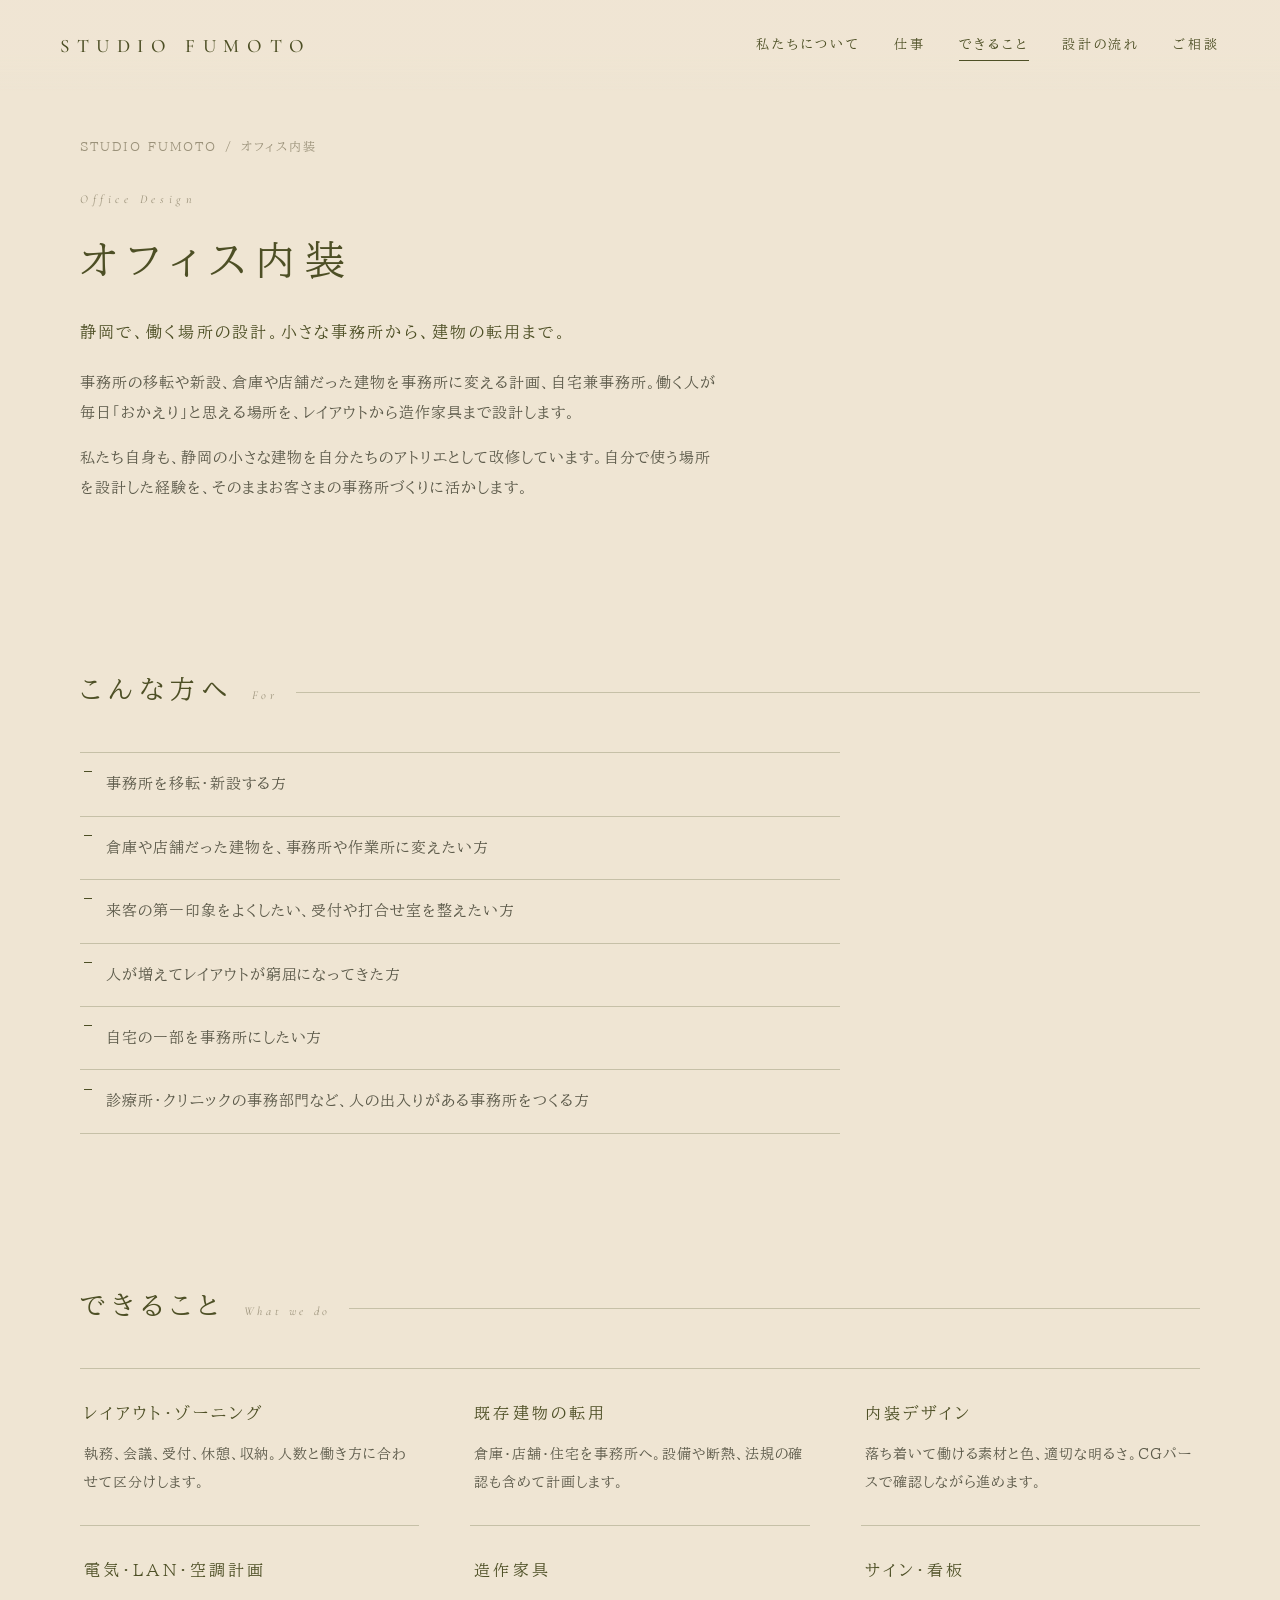
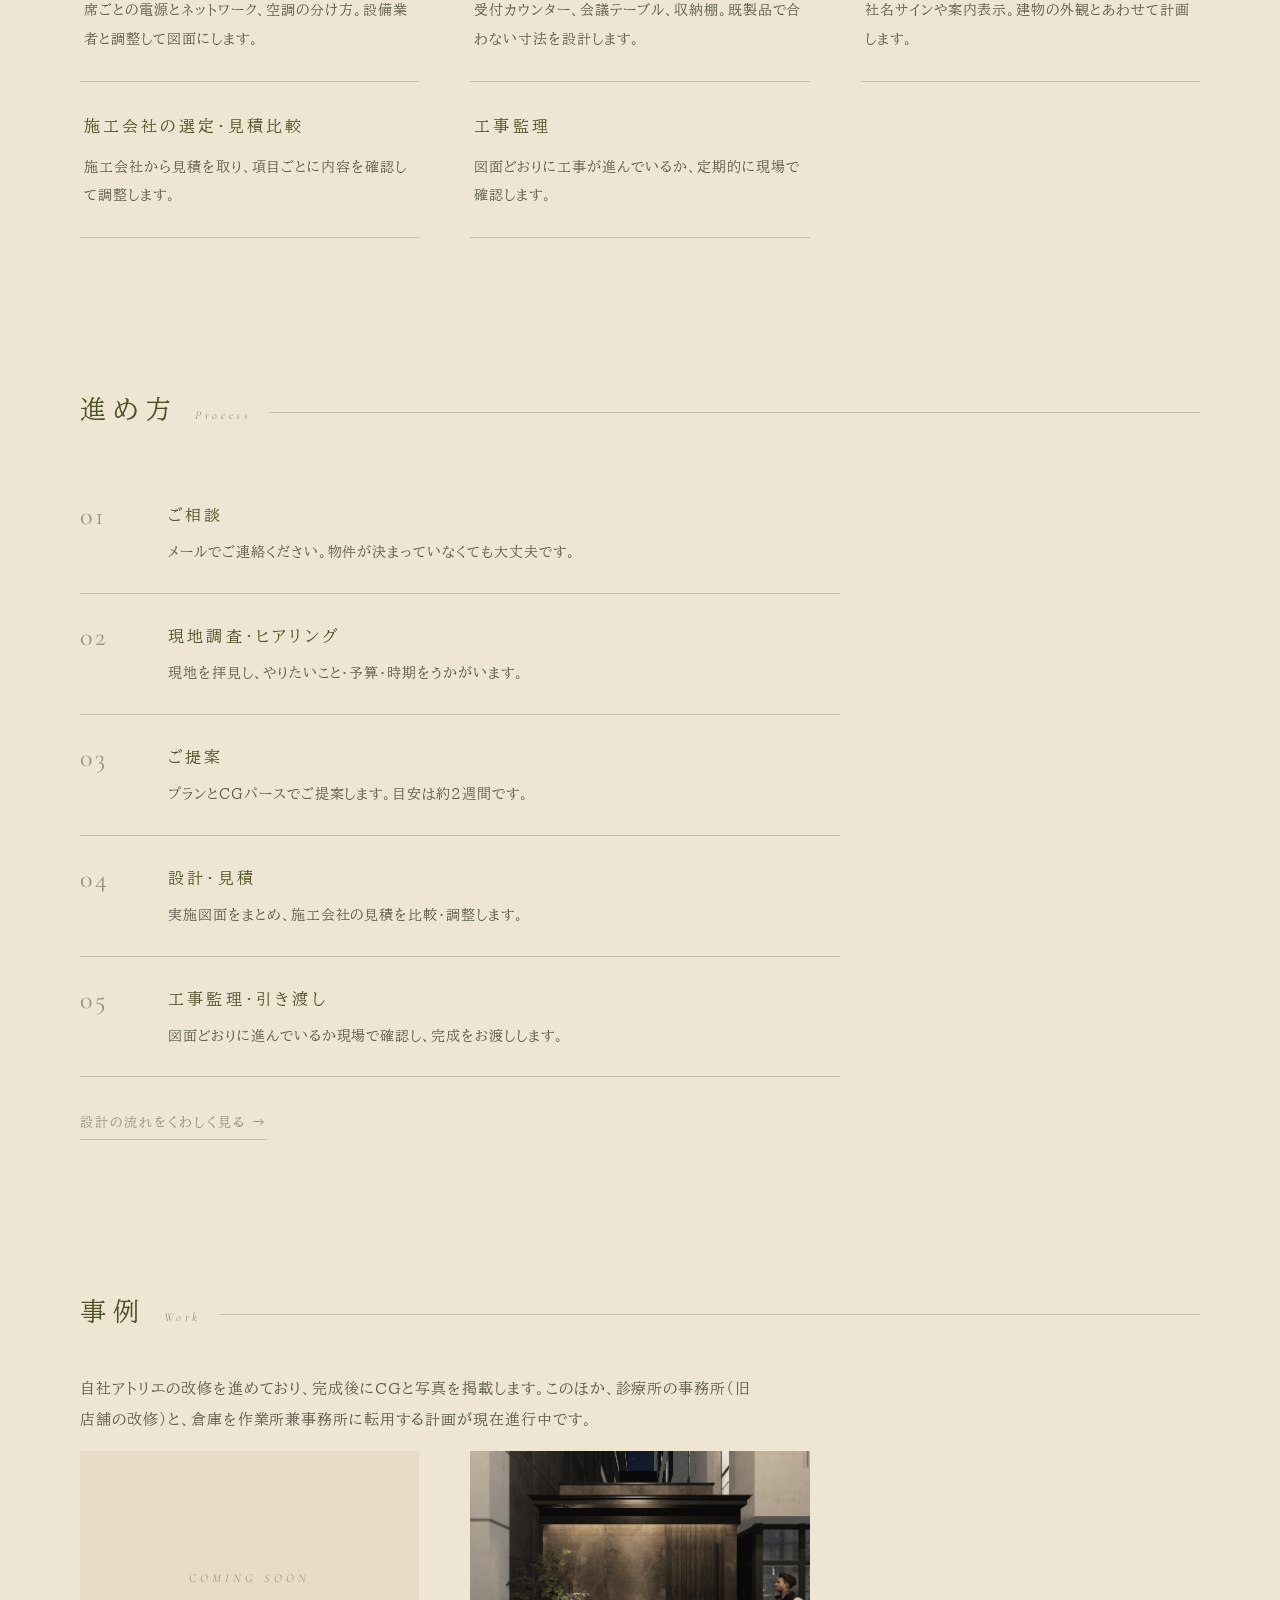
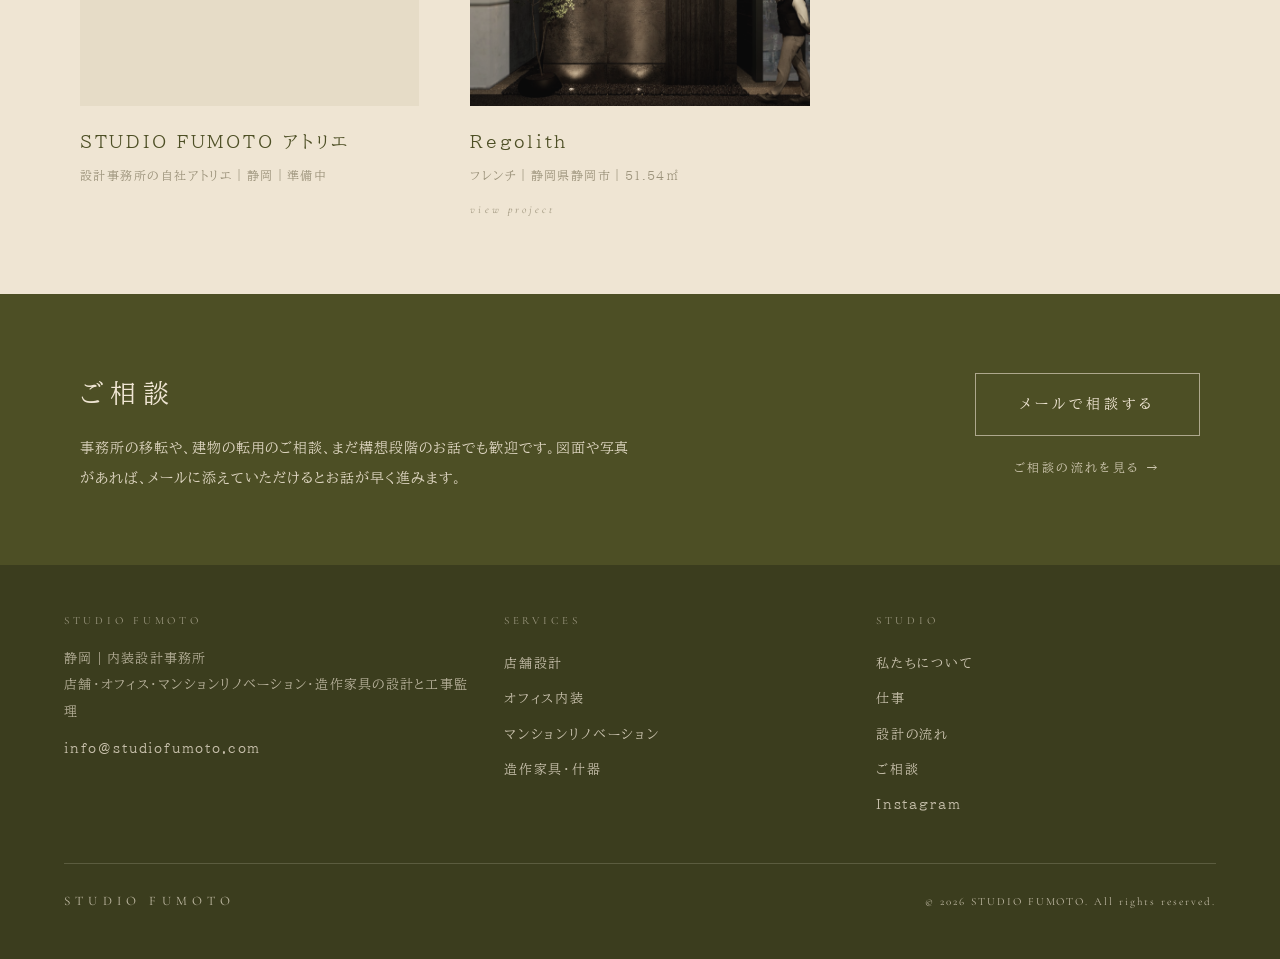
<file: office/index.html>
<!DOCTYPE html>
<html lang="ja">
<head>
<meta charset="UTF-8">
<meta name="viewport" content="width=device-width, initial-scale=1.0">
<title>オフィス・事務所の内装設計｜静岡 STUDIO FUMOTO</title>
<meta name="description" content="静岡でオフィス・事務所の内装設計。移転・新設はもちろん、倉庫や店舗だった建物を事務所に転用する計画、小規模オフィスも。レイアウトから造作家具、工事監理までSTUDIO FUMOTOが設計します。">
<link rel="canonical" href="https://studiofumoto.com/office/">
<meta property="og:type" content="article">
<meta property="og:site_name" content="STUDIO FUMOTO">
<meta property="og:title" content="オフィス・事務所の内装設計｜静岡 STUDIO FUMOTO">
<meta property="og:description" content="静岡でオフィス・事務所の内装設計。移転・新設はもちろん、倉庫や店舗だった建物を事務所に転用する計画、小規模オフィスも。レイアウトから造作家具、工事監理までSTUDIO FUMOTOが設計します。">
<meta property="og:url" content="https://studiofumoto.com/office/">
<meta property="og:image" content="https://studiofumoto.com/images/regolith_cg_4.jpg">
<meta property="og:locale" content="ja_JP">
<meta name="twitter:card" content="summary_large_image">
<link rel="preconnect" href="https://fonts.googleapis.com">
<link rel="preconnect" href="https://fonts.gstatic.com" crossorigin>
<link href="https://fonts.googleapis.com/css2?family=BIZ+UDPMincho&family=Cormorant+Garamond:ital,wght@0,400;0,500;1,400&display=swap" rel="stylesheet">
<link rel="stylesheet" href="/assets/site.css">
<script type="application/ld+json">
{
 "@context": "https://schema.org",
 "@type": "BreadcrumbList",
 "itemListElement": [
  {
   "@type": "ListItem",
   "position": 1,
   "name": "STUDIO FUMOTO",
   "item": "https://studiofumoto.com/"
  },
  {
   "@type": "ListItem",
   "position": 2,
   "name": "オフィス内装",
   "item": "https://studiofumoto.com/office/"
  }
 ]
}
</script>
<script type="application/ld+json">
{
 "@context": "https://schema.org",
 "@type": "Service",
 "name": "オフィス内装",
 "description": "静岡でオフィス・事務所の内装設計。移転・新設はもちろん、倉庫や店舗だった建物を事務所に転用する計画、小規模オフィスも。レイアウトから造作家具、工事監理までSTUDIO FUMOTOが設計します。",
 "url": "https://studiofumoto.com/office/",
 "image": "https://studiofumoto.com/images/regolith_cg_4.jpg",
 "serviceType": "オフィス内装",
 "areaServed": {
  "@type": "AdministrativeArea",
  "name": "静岡県"
 },
 "provider": {
  "@type": "ProfessionalService",
  "name": "STUDIO FUMOTO",
  "url": "https://studiofumoto.com/",
  "address": {
   "@type": "PostalAddress",
   "addressLocality": "焼津市",
   "addressRegion": "静岡県",
   "addressCountry": "JP"
  }
 }
}
</script>
</head>
<body>

<header id="header" class="sub">
  <a class="logo" href="/" aria-label="STUDIO FUMOTO トップへ"><span class="en">STUDIO FUMOTO</span></a>
  <nav class="main" aria-label="サイト内メニュー"><a href="/about/">私たちについて</a><a href="/#work">仕事</a><a href="/#services" class="current">できること</a><a href="/flow/">設計の流れ</a><a href="/contact/">ご相談</a></nav>
  <button class="menu-btn" id="menuBtn" aria-label="メニューを開く" aria-expanded="false">MENU</button>
</header>
<div class="menu" id="menu" aria-hidden="true">
  <div class="menu-head"><span class="en">STUDIO FUMOTO</span><button class="menu-close" id="menuClose" aria-label="メニューを閉じる">CLOSE</button></div>
  <ul class="menu-list">
    <li><a href="/"><span class="jp">トップ</span><span class="en">Top</span></a></li>
    <li><a href="/about/"><span class="jp">私たちについて</span><span class="en">About</span></a></li>
    <li><a href="/#work"><span class="jp">仕事</span><span class="en">Work</span></a></li>
    <li><a href="/#services"><span class="jp">できること</span><span class="en">Services</span></a></li>
    <li class="sublist"><a href="/shop/">店舗設計</a><a href="/office/">オフィス内装</a><a href="/renovation/">リノベーション</a><a href="/furniture/">造作家具・什器</a></li>
    <li><a href="/flow/"><span class="jp">設計の流れ</span><span class="en">Flow</span></a></li>
    <li><a href="/contact/"><span class="jp">ご相談</span><span class="en">Contact</span></a></li>
  </ul>
  <div class="menu-foot">静岡｜内装設計事務所</div>
</div>

<main class="page">
  <section class="crumbwrap"><div class="inner">
    <div class="crumb"><a href="/">STUDIO FUMOTO</a><span>/</span><a href="/office/">オフィス内装</a></div>
  </div></section>
  <section class="first">
    <div class="inner">
      <div class="page-head reveal">
        <div class="en">Office Design</div>
        <h1>オフィス内装</h1>
        <div class="sub">静岡で、働く場所の設計。小さな事務所から、建物の転用まで。</div>
        <div class="lead"><p>事務所の移転や新設、倉庫や店舗だった建物を事務所に変える計画、自宅兼事務所。働く人が毎日「おかえり」と思える場所を、レイアウトから造作家具まで設計します。</p><p>私たち自身も、静岡の小さな建物を自分たちのアトリエとして改修しています。自分で使う場所を設計した経験を、そのままお客さまの事務所づくりに活かします。</p></div>
      </div>
    </div>
  </section>

  <section>
    <div class="inner">
      <h2 class="h reveal">こんな方へ<span class="en">For</span></h2>
      <div class="reveal"><ul class="who"><li>事務所を移転・新設する方</li><li>倉庫や店舗だった建物を、事務所や作業所に変えたい方</li><li>来客の第一印象をよくしたい、受付や打合せ室を整えたい方</li><li>人が増えてレイアウトが窮屈になってきた方</li><li>自宅の一部を事務所にしたい方</li><li>診療所・クリニックの事務部門など、人の出入りがある事務所をつくる方</li></ul></div>
    </div>
  </section>

  <section>
    <div class="inner">
      <h2 class="h reveal">できること<span class="en">What we do</span></h2>
      <div class="reveal"><div class="feat"><div><h3>レイアウト・ゾーニング</h3><p>執務、会議、受付、休憩、収納。人数と働き方に合わせて区分けします。</p></div><div><h3>既存建物の転用</h3><p>倉庫・店舗・住宅を事務所へ。設備や断熱、法規の確認も含めて計画します。</p></div><div><h3>内装デザイン</h3><p>落ち着いて働ける素材と色、適切な明るさ。CGパースで確認しながら進めます。</p></div><div><h3>電気・LAN・空調計画</h3><p>席ごとの電源とネットワーク、空調の分け方。設備業者と調整して図面にします。</p></div><div><h3>造作家具</h3><p>受付カウンター、会議テーブル、収納棚。既製品で合わない寸法を設計します。</p></div><div><h3>サイン・看板</h3><p>社名サインや案内表示。建物の外観とあわせて計画します。</p></div><div><h3>施工会社の選定・見積比較</h3><p>施工会社から見積を取り、項目ごとに内容を確認して調整します。</p></div><div><h3>工事監理</h3><p>図面どおりに工事が進んでいるか、定期的に現場で確認します。</p></div></div></div>
    </div>
  </section>

  <section>
    <div class="inner">
      <h2 class="h reveal">進め方<span class="en">Process</span></h2>
      <div class="reveal"><ol class="steps">
  <li><div><h3>ご相談</h3><p>メールでご連絡ください。物件が決まっていなくても大丈夫です。</p></div></li>
  <li><div><h3>現地調査・ヒアリング</h3><p>現地を拝見し、やりたいこと・予算・時期をうかがいます。</p></div></li>
  <li><div><h3>ご提案</h3><p>プランとCGパースでご提案します。目安は約2週間です。</p></div></li>
  <li><div><h3>設計・見積</h3><p>実施図面をまとめ、施工会社の見積を比較・調整します。</p></div></li>
  <li><div><h3>工事監理・引き渡し</h3><p>図面どおりに進んでいるか現場で確認し、完成をお渡しします。</p></div></li>
</ol>
<p style="margin-top:28px"><a class="link" href="/flow/">設計の流れをくわしく見る →</a></p></div>
    </div>
  </section>

  <section>
    <div class="inner">
      <h2 class="h reveal">事例<span class="en">Work</span></h2>
      <div class='p reveal'><p>自社アトリエの改修を進めており、完成後にCGと写真を掲載します。このほか、診療所の事務所（旧店舗の改修）と、倉庫を作業所兼事務所に転用する計画が現在進行中です。</p></div>
      <div class="work-grid">
        <div class="work-item reveal">
          <div class="ph empty"><span>COMING SOON</span></div>
          <h3>STUDIO FUMOTO アトリエ</h3>
          <div class="meta">設計事務所の自社アトリエ｜静岡｜準備中</div>
        </div>
        <a class="work-item reveal" href="/works/regolith/">
          <div class="ph"><img src="/images/regolith_cg_1.jpg" alt="Regolith フレンチ" loading="lazy"></div>
          <h3>Regolith</h3>
          <div class="meta">フレンチ｜静岡県静岡市｜51.54㎡</div>
          <div class="view">view project</div>
        </a>
      </div>
    </div>
  </section>

  <section class="cta">
    <div class="inner">
      <div>
        <h2>ご相談</h2>
        <p>事務所の移転や、建物の転用のご相談、まだ構想段階のお話でも歓迎です。図面や写真があれば、メールに添えていただけるとお話が早く進みます。</p>
      </div>
      <div class="btns">
        <a class="btn" href="mailto:info@studiofumoto.com">メールで相談する</a>
        <a class="btn ghost" href="/contact/">ご相談の流れを見る →</a>
      </div>
    </div>
  </section>

</main>

<footer>
  <div class="foot-grid">
    <div>
      <h4>STUDIO FUMOTO</h4>
      <p>静岡｜内装設計事務所<br>店舗・オフィス・マンションリノベーション・造作家具の設計と工事監理</p>
      <p style="margin-top:10px"><a href="mailto:info@studiofumoto.com" style="display:inline">info@studiofumoto.com</a></p>
    </div>
    <div>
      <h4>SERVICES</h4>
      <a href="/shop/">店舗設計</a>
      <a href="/office/">オフィス内装</a>
      <a href="/renovation/">マンションリノベーション</a>
      <a href="/furniture/">造作家具・什器</a>
    </div>
    <div>
      <h4>STUDIO</h4>
      <a href="/about/">私たちについて</a>
      <a href="/#work">仕事</a>
      <a href="/flow/">設計の流れ</a>
      <a href="/contact/">ご相談</a>
      <a href="https://www.instagram.com/studiofumoto/" target="_blank" rel="noopener">Instagram</a>
    </div>
  </div>
  <div class="foot-bottom">
    <span class="en">STUDIO FUMOTO</span>
    <small>© 2026 STUDIO FUMOTO. All rights reserved.</small>
  </div>
</footer>

<script>
  // ---- scroll reveal ----
  const obs=new IntersectionObserver((entries)=>{
    entries.forEach(e=>{if(e.isIntersecting){e.target.classList.add('in');obs.unobserve(e.target);}});
  },{threshold:.15});
  document.querySelectorAll('.reveal').forEach(el=>obs.observe(el));

  // ---- mobile menu ----
  (function(){
    const btn=document.getElementById('menuBtn'),menu=document.getElementById('menu'),cl=document.getElementById('menuClose');
    if(!btn||!menu)return;
    function open(){menu.classList.add('open');menu.setAttribute('aria-hidden','false');btn.setAttribute('aria-expanded','true');document.body.style.overflow='hidden';}
    function close(){menu.classList.remove('open');menu.setAttribute('aria-hidden','true');btn.setAttribute('aria-expanded','false');document.body.style.overflow='';}
    btn.addEventListener('click',open);cl.addEventListener('click',close);
    menu.querySelectorAll('a').forEach(a=>a.addEventListener('click',close));
    document.addEventListener('keydown',e=>{if(e.key==='Escape')close();});
  })();

  // ---- 画像の右クリック・長押し・ドラッグ抑止 ----
  ['contextmenu','dragstart'].forEach(ev=>document.addEventListener(ev,e=>{
    if(e.target&&(e.target.tagName==='IMG'||e.target.closest('.ph,.detail-figure,.key-figure,.hero')))e.preventDefault();
  }));
</script>
</body>
</html>
</file>
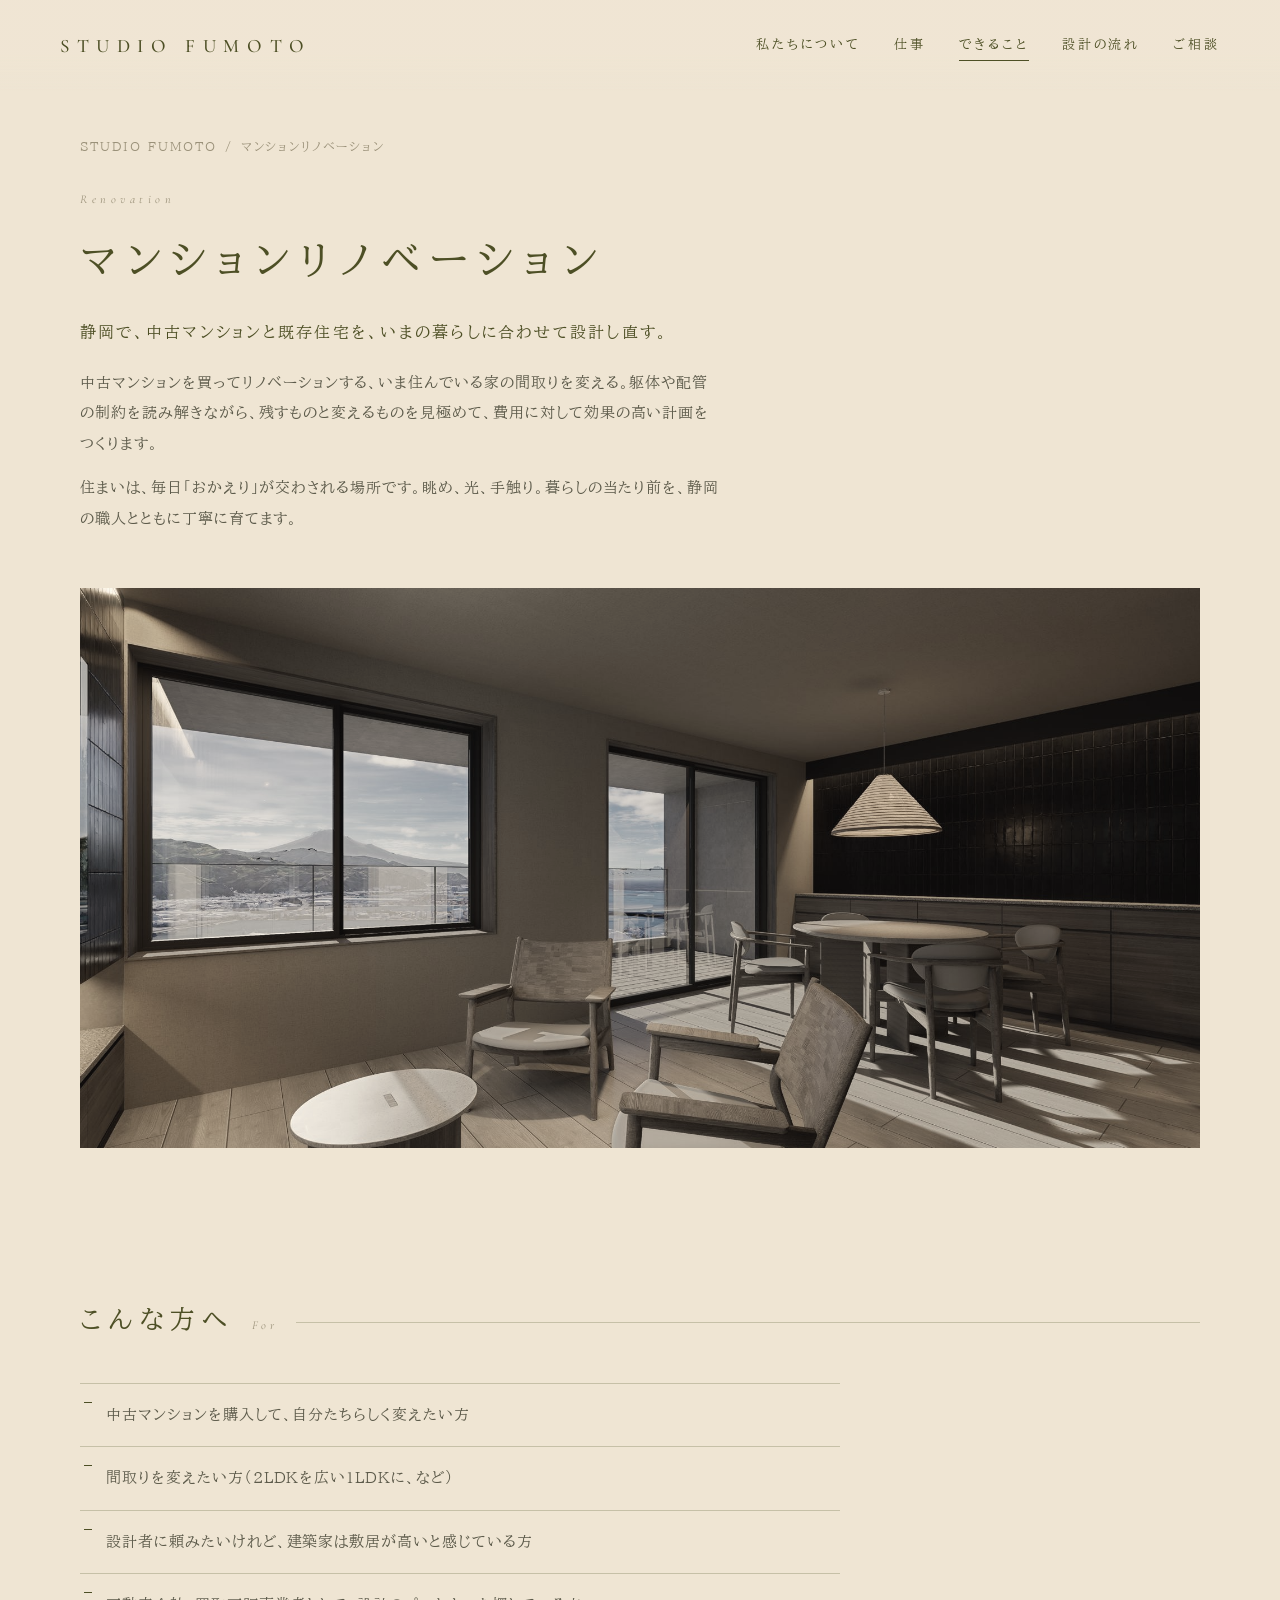
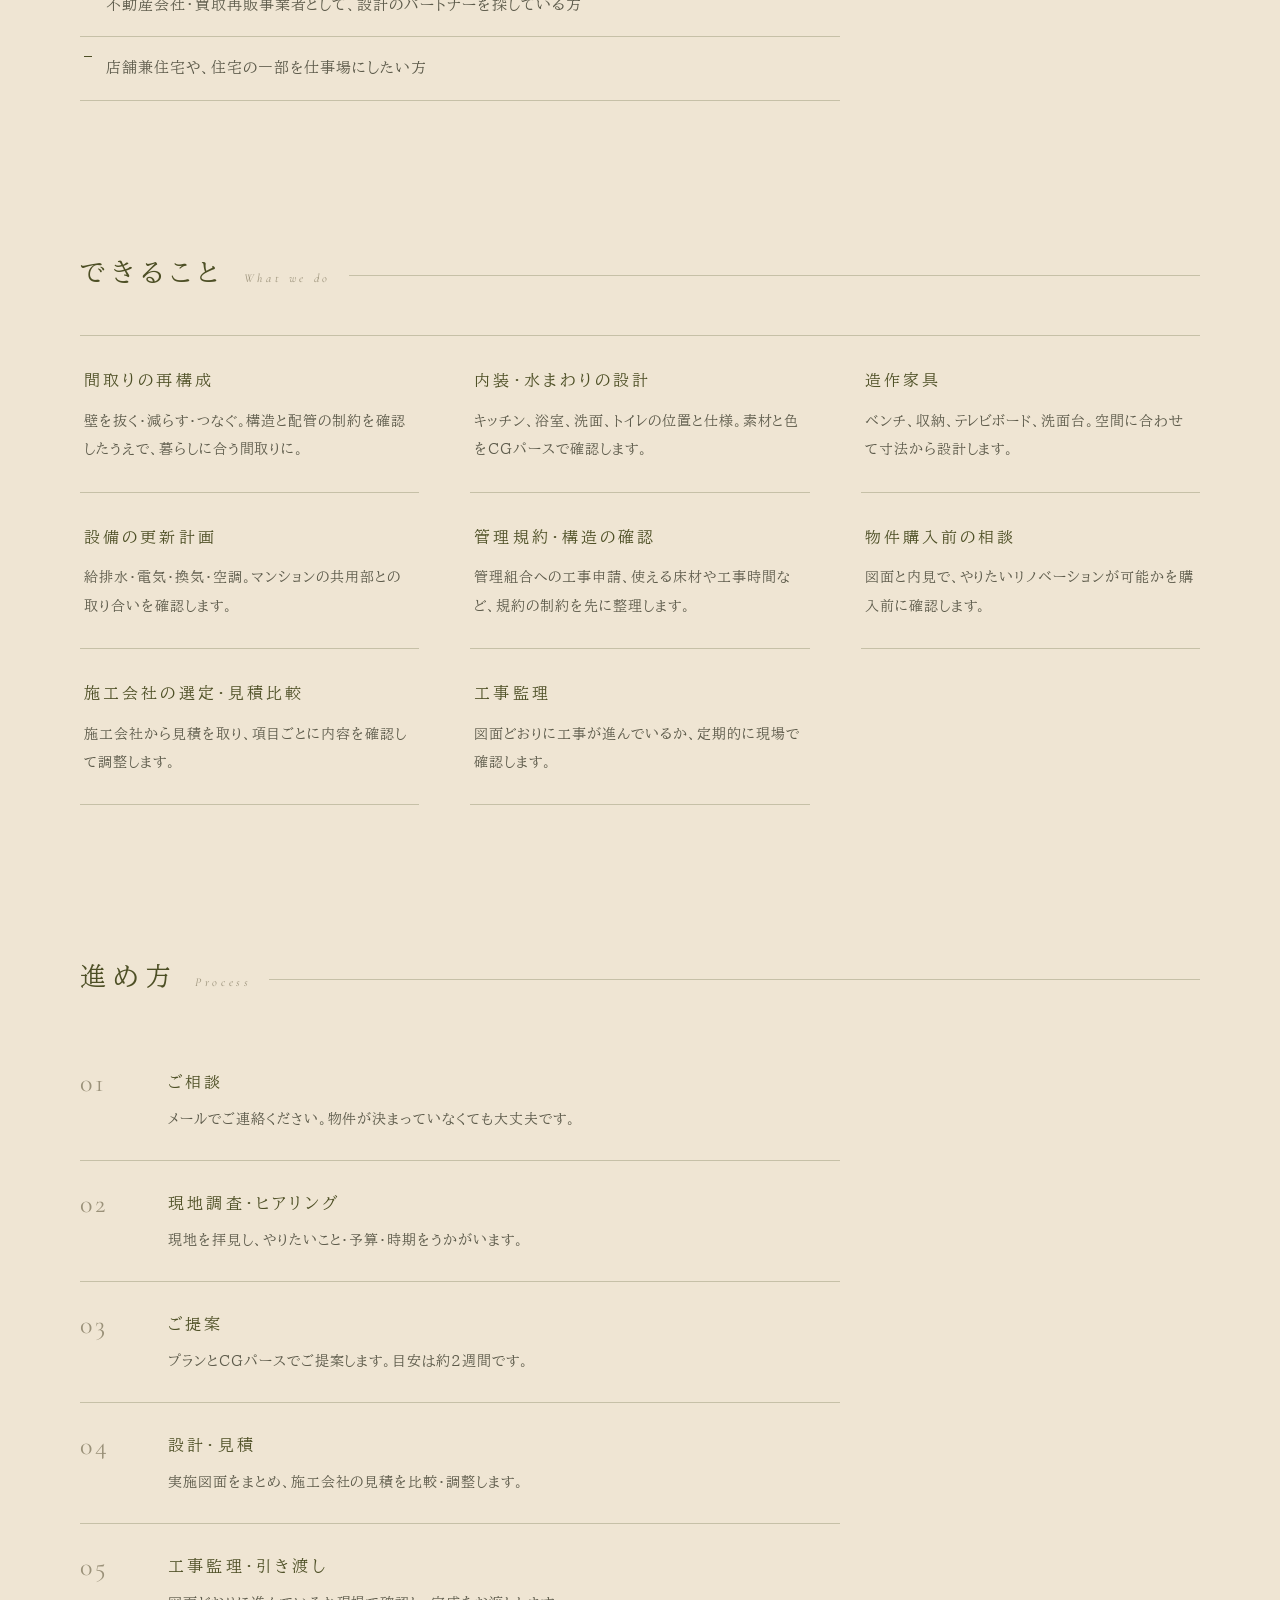
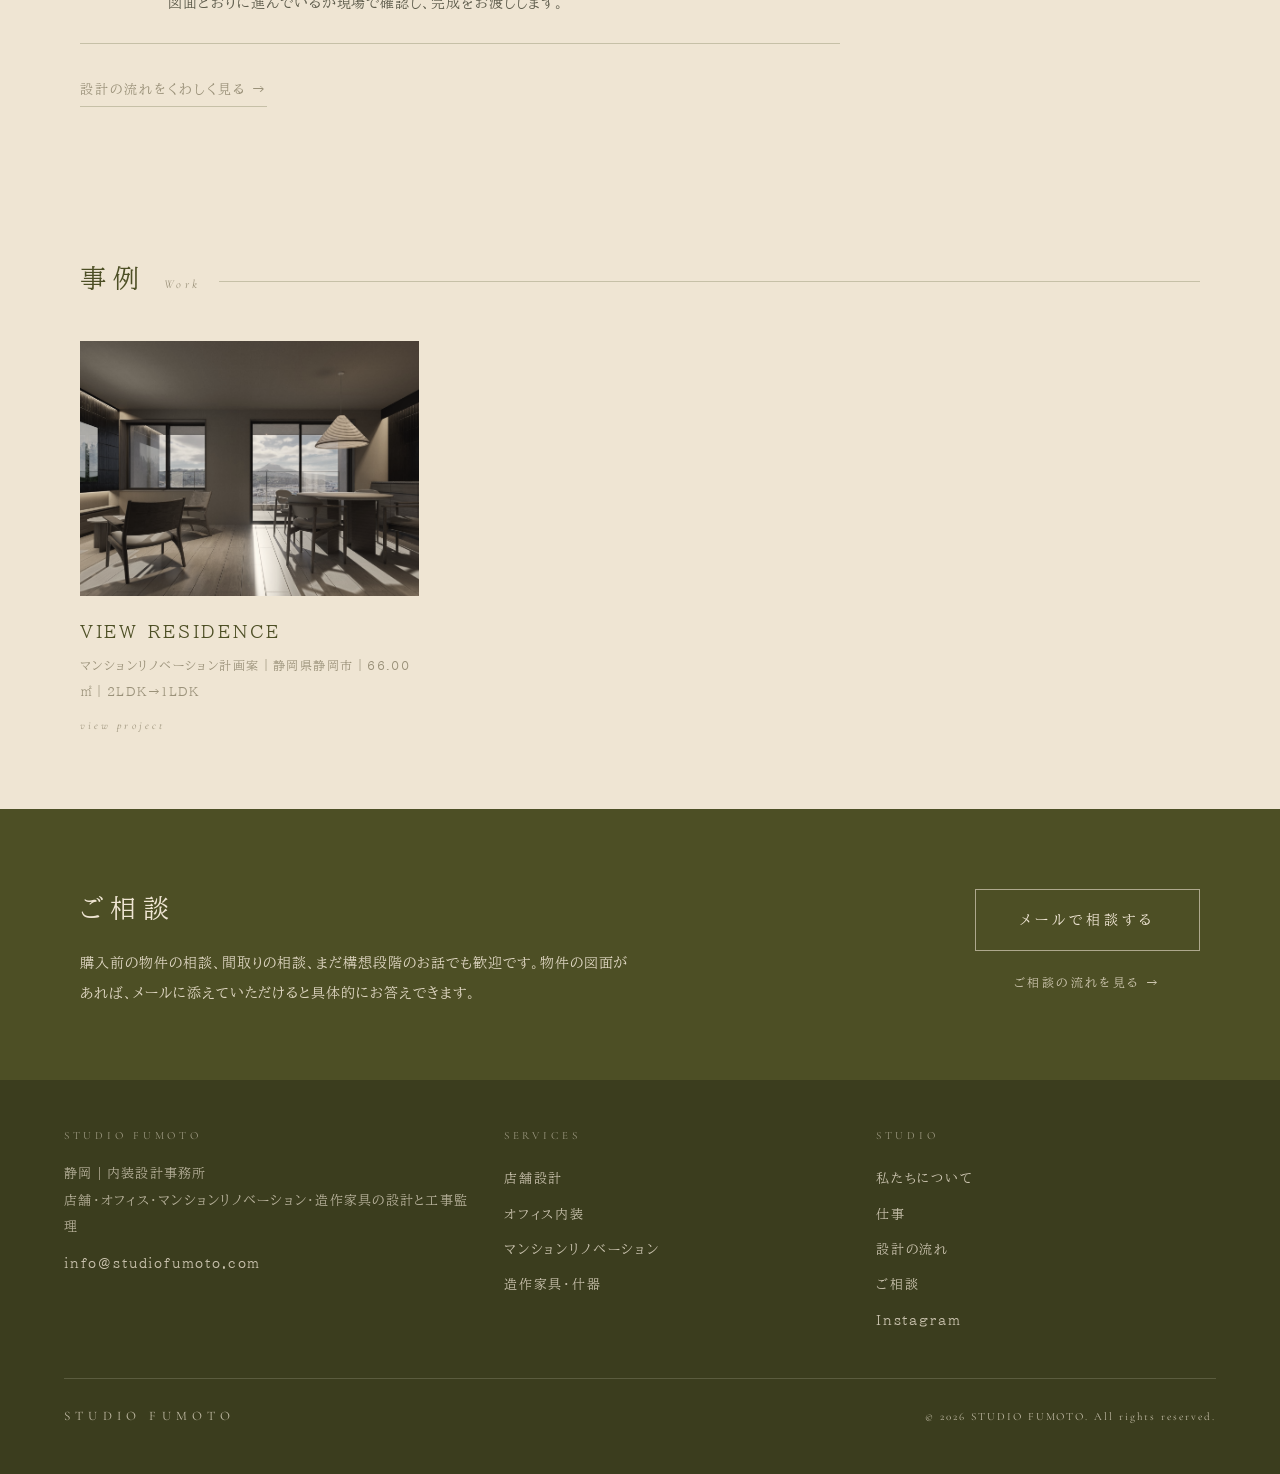
<file: renovation/index.html>
<!DOCTYPE html>
<html lang="ja">
<head>
<meta charset="UTF-8">
<meta name="viewport" content="width=device-width, initial-scale=1.0">
<title>マンションリノベーション｜静岡の内装設計事務所 STUDIO FUMOTO</title>
<meta name="description" content="静岡で中古マンション・既存住宅のリノベーション設計。間取りの再構成から内装、造作家具、工事監理まで。物件購入前のご相談や、不動産会社・買取再販事業者の設計パートナーもSTUDIO FUMOTOへ。">
<link rel="canonical" href="https://studiofumoto.com/renovation/">
<meta property="og:type" content="article">
<meta property="og:site_name" content="STUDIO FUMOTO">
<meta property="og:title" content="マンションリノベーション｜静岡の内装設計事務所 STUDIO FUMOTO">
<meta property="og:description" content="静岡で中古マンション・既存住宅のリノベーション設計。間取りの再構成から内装、造作家具、工事監理まで。物件購入前のご相談や、不動産会社・買取再販事業者の設計パートナーもSTUDIO FUMOTOへ。">
<meta property="og:url" content="https://studiofumoto.com/renovation/">
<meta property="og:image" content="https://studiofumoto.com/images/reno_cg_1.jpg">
<meta property="og:locale" content="ja_JP">
<meta name="twitter:card" content="summary_large_image">
<link rel="preconnect" href="https://fonts.googleapis.com">
<link rel="preconnect" href="https://fonts.gstatic.com" crossorigin>
<link href="https://fonts.googleapis.com/css2?family=BIZ+UDPMincho&family=Cormorant+Garamond:ital,wght@0,400;0,500;1,400&display=swap" rel="stylesheet">
<link rel="stylesheet" href="/assets/site.css">
<script type="application/ld+json">
{
 "@context": "https://schema.org",
 "@type": "BreadcrumbList",
 "itemListElement": [
  {
   "@type": "ListItem",
   "position": 1,
   "name": "STUDIO FUMOTO",
   "item": "https://studiofumoto.com/"
  },
  {
   "@type": "ListItem",
   "position": 2,
   "name": "マンションリノベーション",
   "item": "https://studiofumoto.com/renovation/"
  }
 ]
}
</script>
<script type="application/ld+json">
{
 "@context": "https://schema.org",
 "@type": "Service",
 "name": "マンションリノベーション",
 "description": "静岡で中古マンション・既存住宅のリノベーション設計。間取りの再構成から内装、造作家具、工事監理まで。物件購入前のご相談や、不動産会社・買取再販事業者の設計パートナーもSTUDIO FUMOTOへ。",
 "url": "https://studiofumoto.com/renovation/",
 "image": "https://studiofumoto.com/images/reno_cg_1.jpg",
 "serviceType": "マンションリノベーション",
 "areaServed": {
  "@type": "AdministrativeArea",
  "name": "静岡県"
 },
 "provider": {
  "@type": "ProfessionalService",
  "name": "STUDIO FUMOTO",
  "url": "https://studiofumoto.com/",
  "address": {
   "@type": "PostalAddress",
   "addressLocality": "焼津市",
   "addressRegion": "静岡県",
   "addressCountry": "JP"
  }
 }
}
</script>
</head>
<body>

<header id="header" class="sub">
  <a class="logo" href="/" aria-label="STUDIO FUMOTO トップへ"><span class="en">STUDIO FUMOTO</span></a>
  <nav class="main" aria-label="サイト内メニュー"><a href="/about/">私たちについて</a><a href="/#work">仕事</a><a href="/#services" class="current">できること</a><a href="/flow/">設計の流れ</a><a href="/contact/">ご相談</a></nav>
  <button class="menu-btn" id="menuBtn" aria-label="メニューを開く" aria-expanded="false">MENU</button>
</header>
<div class="menu" id="menu" aria-hidden="true">
  <div class="menu-head"><span class="en">STUDIO FUMOTO</span><button class="menu-close" id="menuClose" aria-label="メニューを閉じる">CLOSE</button></div>
  <ul class="menu-list">
    <li><a href="/"><span class="jp">トップ</span><span class="en">Top</span></a></li>
    <li><a href="/about/"><span class="jp">私たちについて</span><span class="en">About</span></a></li>
    <li><a href="/#work"><span class="jp">仕事</span><span class="en">Work</span></a></li>
    <li><a href="/#services"><span class="jp">できること</span><span class="en">Services</span></a></li>
    <li class="sublist"><a href="/shop/">店舗設計</a><a href="/office/">オフィス内装</a><a href="/renovation/">リノベーション</a><a href="/furniture/">造作家具・什器</a></li>
    <li><a href="/flow/"><span class="jp">設計の流れ</span><span class="en">Flow</span></a></li>
    <li><a href="/contact/"><span class="jp">ご相談</span><span class="en">Contact</span></a></li>
  </ul>
  <div class="menu-foot">静岡｜内装設計事務所</div>
</div>

<main class="page">
  <section class="crumbwrap"><div class="inner">
    <div class="crumb"><a href="/">STUDIO FUMOTO</a><span>/</span><a href="/renovation/">マンションリノベーション</a></div>
  </div></section>
  <section class="first">
    <div class="inner">
      <div class="page-head reveal">
        <div class="en">Renovation</div>
        <h1>マンションリノベーション</h1>
        <div class="sub">静岡で、中古マンションと既存住宅を、いまの暮らしに合わせて設計し直す。</div>
        <div class="lead"><p>中古マンションを買ってリノベーションする、いま住んでいる家の間取りを変える。躯体や配管の制約を読み解きながら、残すものと変えるものを見極めて、費用に対して効果の高い計画をつくります。</p><p>住まいは、毎日「おかえり」が交わされる場所です。眺め、光、手触り。暮らしの当たり前を、静岡の職人とともに丁寧に育てます。</p></div>
      </div>
    <figure class="key-figure reveal"><img src="/images/reno_cg_3.jpg" alt="VIEW RESIDENCE｜マンションリノベーション計画案｜静岡市"><figcaption>VIEW RESIDENCE｜マンションリノベーション計画案｜静岡市</figcaption></figure>
    </div>
  </section>

  <section>
    <div class="inner">
      <h2 class="h reveal">こんな方へ<span class="en">For</span></h2>
      <div class="reveal"><ul class="who"><li>中古マンションを購入して、自分たちらしく変えたい方</li><li>間取りを変えたい方（2LDKを広い1LDKに、など）</li><li>設計者に頼みたいけれど、建築家は敷居が高いと感じている方</li><li>不動産会社・買取再販事業者として、設計のパートナーを探している方</li><li>店舗兼住宅や、住宅の一部を仕事場にしたい方</li></ul></div>
    </div>
  </section>

  <section>
    <div class="inner">
      <h2 class="h reveal">できること<span class="en">What we do</span></h2>
      <div class="reveal"><div class="feat"><div><h3>間取りの再構成</h3><p>壁を抜く・減らす・つなぐ。構造と配管の制約を確認したうえで、暮らしに合う間取りに。</p></div><div><h3>内装・水まわりの設計</h3><p>キッチン、浴室、洗面、トイレの位置と仕様。素材と色をCGパースで確認します。</p></div><div><h3>造作家具</h3><p>ベンチ、収納、テレビボード、洗面台。空間に合わせて寸法から設計します。</p></div><div><h3>設備の更新計画</h3><p>給排水・電気・換気・空調。マンションの共用部との取り合いを確認します。</p></div><div><h3>管理規約・構造の確認</h3><p>管理組合への工事申請、使える床材や工事時間など、規約の制約を先に整理します。</p></div><div><h3>物件購入前の相談</h3><p>図面と内見で、やりたいリノベーションが可能かを購入前に確認します。</p></div><div><h3>施工会社の選定・見積比較</h3><p>施工会社から見積を取り、項目ごとに内容を確認して調整します。</p></div><div><h3>工事監理</h3><p>図面どおりに工事が進んでいるか、定期的に現場で確認します。</p></div></div></div>
    </div>
  </section>

  <section>
    <div class="inner">
      <h2 class="h reveal">進め方<span class="en">Process</span></h2>
      <div class="reveal"><ol class="steps">
  <li><div><h3>ご相談</h3><p>メールでご連絡ください。物件が決まっていなくても大丈夫です。</p></div></li>
  <li><div><h3>現地調査・ヒアリング</h3><p>現地を拝見し、やりたいこと・予算・時期をうかがいます。</p></div></li>
  <li><div><h3>ご提案</h3><p>プランとCGパースでご提案します。目安は約2週間です。</p></div></li>
  <li><div><h3>設計・見積</h3><p>実施図面をまとめ、施工会社の見積を比較・調整します。</p></div></li>
  <li><div><h3>工事監理・引き渡し</h3><p>図面どおりに進んでいるか現場で確認し、完成をお渡しします。</p></div></li>
</ol>
<p style="margin-top:28px"><a class="link" href="/flow/">設計の流れをくわしく見る →</a></p></div>
    </div>
  </section>

  <section>
    <div class="inner">
      <h2 class="h reveal">事例<span class="en">Work</span></h2>
      
      <div class="work-grid">
        <a class="work-item reveal" href="/works/renovation/">
          <div class="ph"><img src="/images/reno_cg_1.jpg" alt="VIEW RESIDENCE マンションリノベーション計画案" loading="lazy"></div>
          <h3>VIEW RESIDENCE</h3>
          <div class="meta">マンションリノベーション計画案｜静岡県静岡市｜66.00㎡｜2LDK→1LDK</div>
          <div class="view">view project</div>
        </a>
      </div>
    </div>
  </section>

  <section class="cta">
    <div class="inner">
      <div>
        <h2>ご相談</h2>
        <p>購入前の物件の相談、間取りの相談、まだ構想段階のお話でも歓迎です。物件の図面があれば、メールに添えていただけると具体的にお答えできます。</p>
      </div>
      <div class="btns">
        <a class="btn" href="mailto:info@studiofumoto.com">メールで相談する</a>
        <a class="btn ghost" href="/contact/">ご相談の流れを見る →</a>
      </div>
    </div>
  </section>

</main>

<footer>
  <div class="foot-grid">
    <div>
      <h4>STUDIO FUMOTO</h4>
      <p>静岡｜内装設計事務所<br>店舗・オフィス・マンションリノベーション・造作家具の設計と工事監理</p>
      <p style="margin-top:10px"><a href="mailto:info@studiofumoto.com" style="display:inline">info@studiofumoto.com</a></p>
    </div>
    <div>
      <h4>SERVICES</h4>
      <a href="/shop/">店舗設計</a>
      <a href="/office/">オフィス内装</a>
      <a href="/renovation/">マンションリノベーション</a>
      <a href="/furniture/">造作家具・什器</a>
    </div>
    <div>
      <h4>STUDIO</h4>
      <a href="/about/">私たちについて</a>
      <a href="/#work">仕事</a>
      <a href="/flow/">設計の流れ</a>
      <a href="/contact/">ご相談</a>
      <a href="https://www.instagram.com/studiofumoto/" target="_blank" rel="noopener">Instagram</a>
    </div>
  </div>
  <div class="foot-bottom">
    <span class="en">STUDIO FUMOTO</span>
    <small>© 2026 STUDIO FUMOTO. All rights reserved.</small>
  </div>
</footer>

<script>
  // ---- scroll reveal ----
  const obs=new IntersectionObserver((entries)=>{
    entries.forEach(e=>{if(e.isIntersecting){e.target.classList.add('in');obs.unobserve(e.target);}});
  },{threshold:.15});
  document.querySelectorAll('.reveal').forEach(el=>obs.observe(el));

  // ---- mobile menu ----
  (function(){
    const btn=document.getElementById('menuBtn'),menu=document.getElementById('menu'),cl=document.getElementById('menuClose');
    if(!btn||!menu)return;
    function open(){menu.classList.add('open');menu.setAttribute('aria-hidden','false');btn.setAttribute('aria-expanded','true');document.body.style.overflow='hidden';}
    function close(){menu.classList.remove('open');menu.setAttribute('aria-hidden','true');btn.setAttribute('aria-expanded','false');document.body.style.overflow='';}
    btn.addEventListener('click',open);cl.addEventListener('click',close);
    menu.querySelectorAll('a').forEach(a=>a.addEventListener('click',close));
    document.addEventListener('keydown',e=>{if(e.key==='Escape')close();});
  })();

  // ---- 画像の右クリック・長押し・ドラッグ抑止 ----
  ['contextmenu','dragstart'].forEach(ev=>document.addEventListener(ev,e=>{
    if(e.target&&(e.target.tagName==='IMG'||e.target.closest('.ph,.detail-figure,.key-figure,.hero')))e.preventDefault();
  }));
</script>
</body>
</html>
</file>
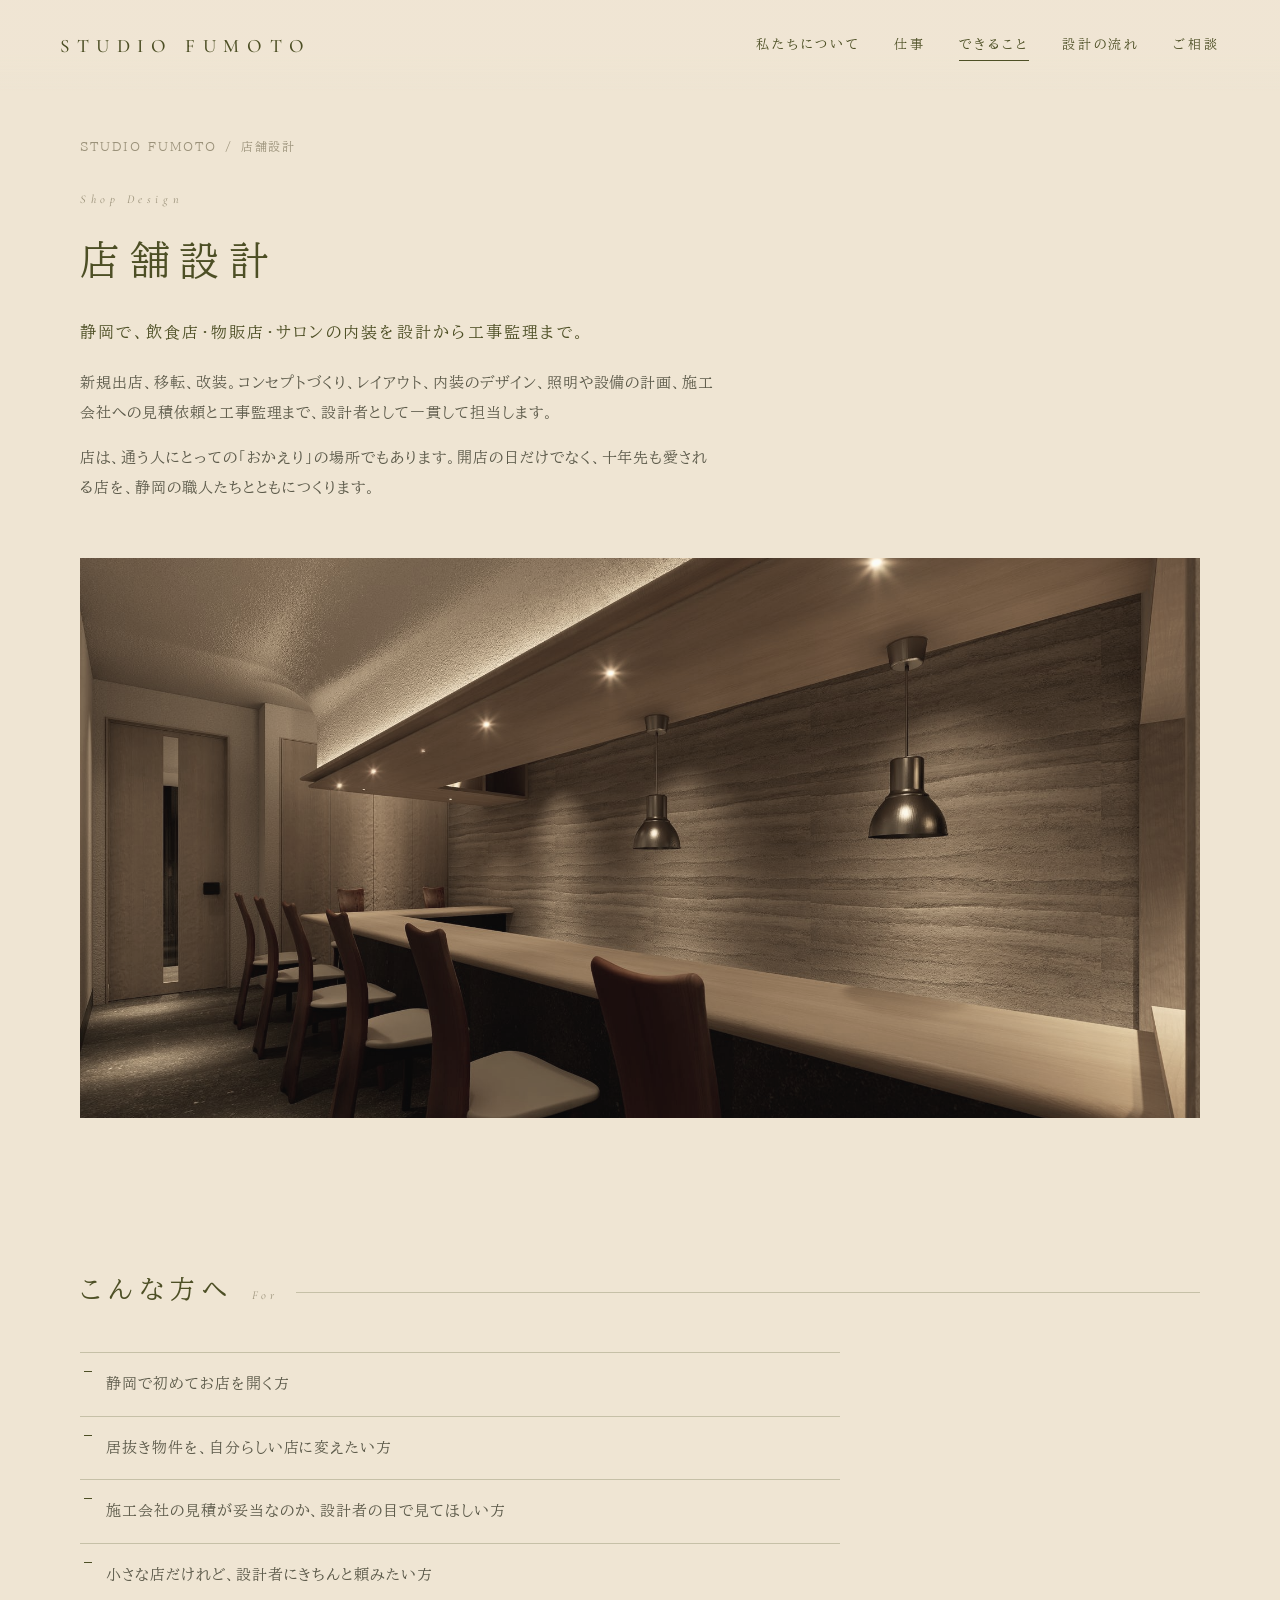
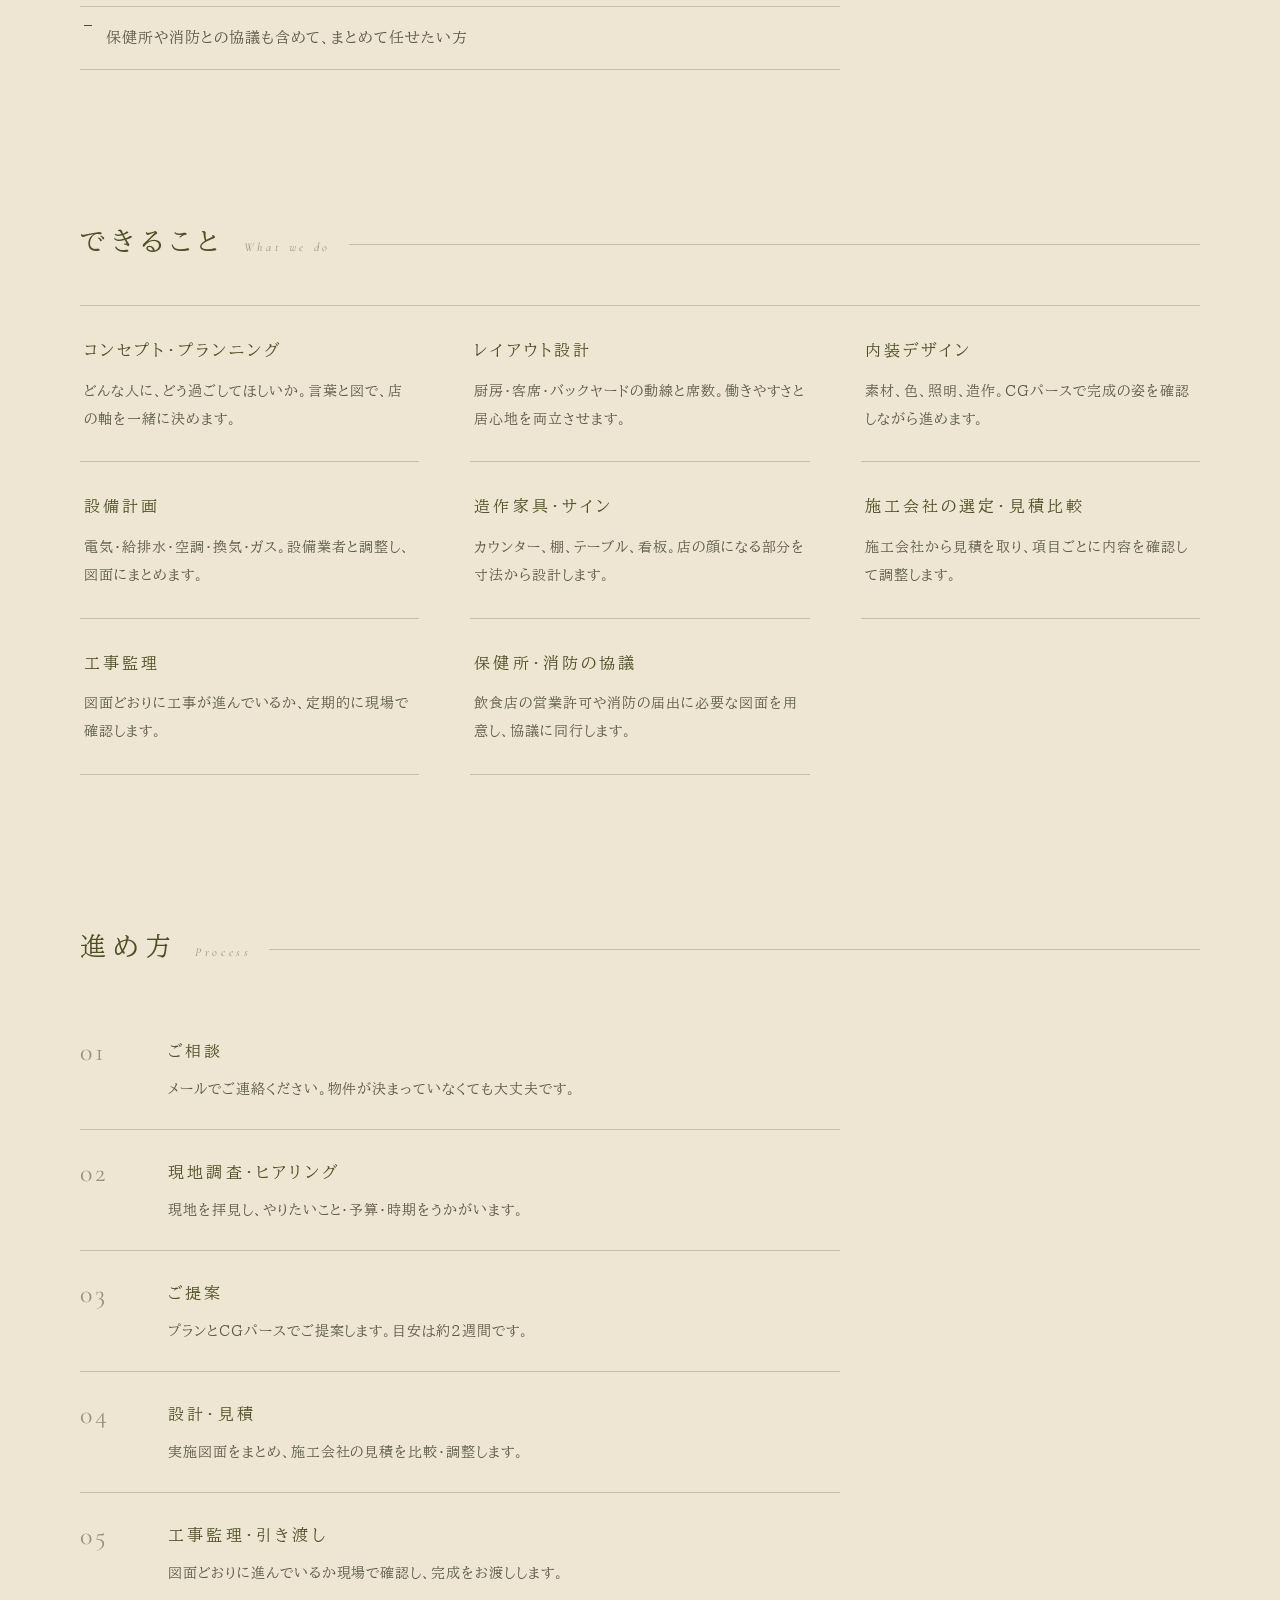
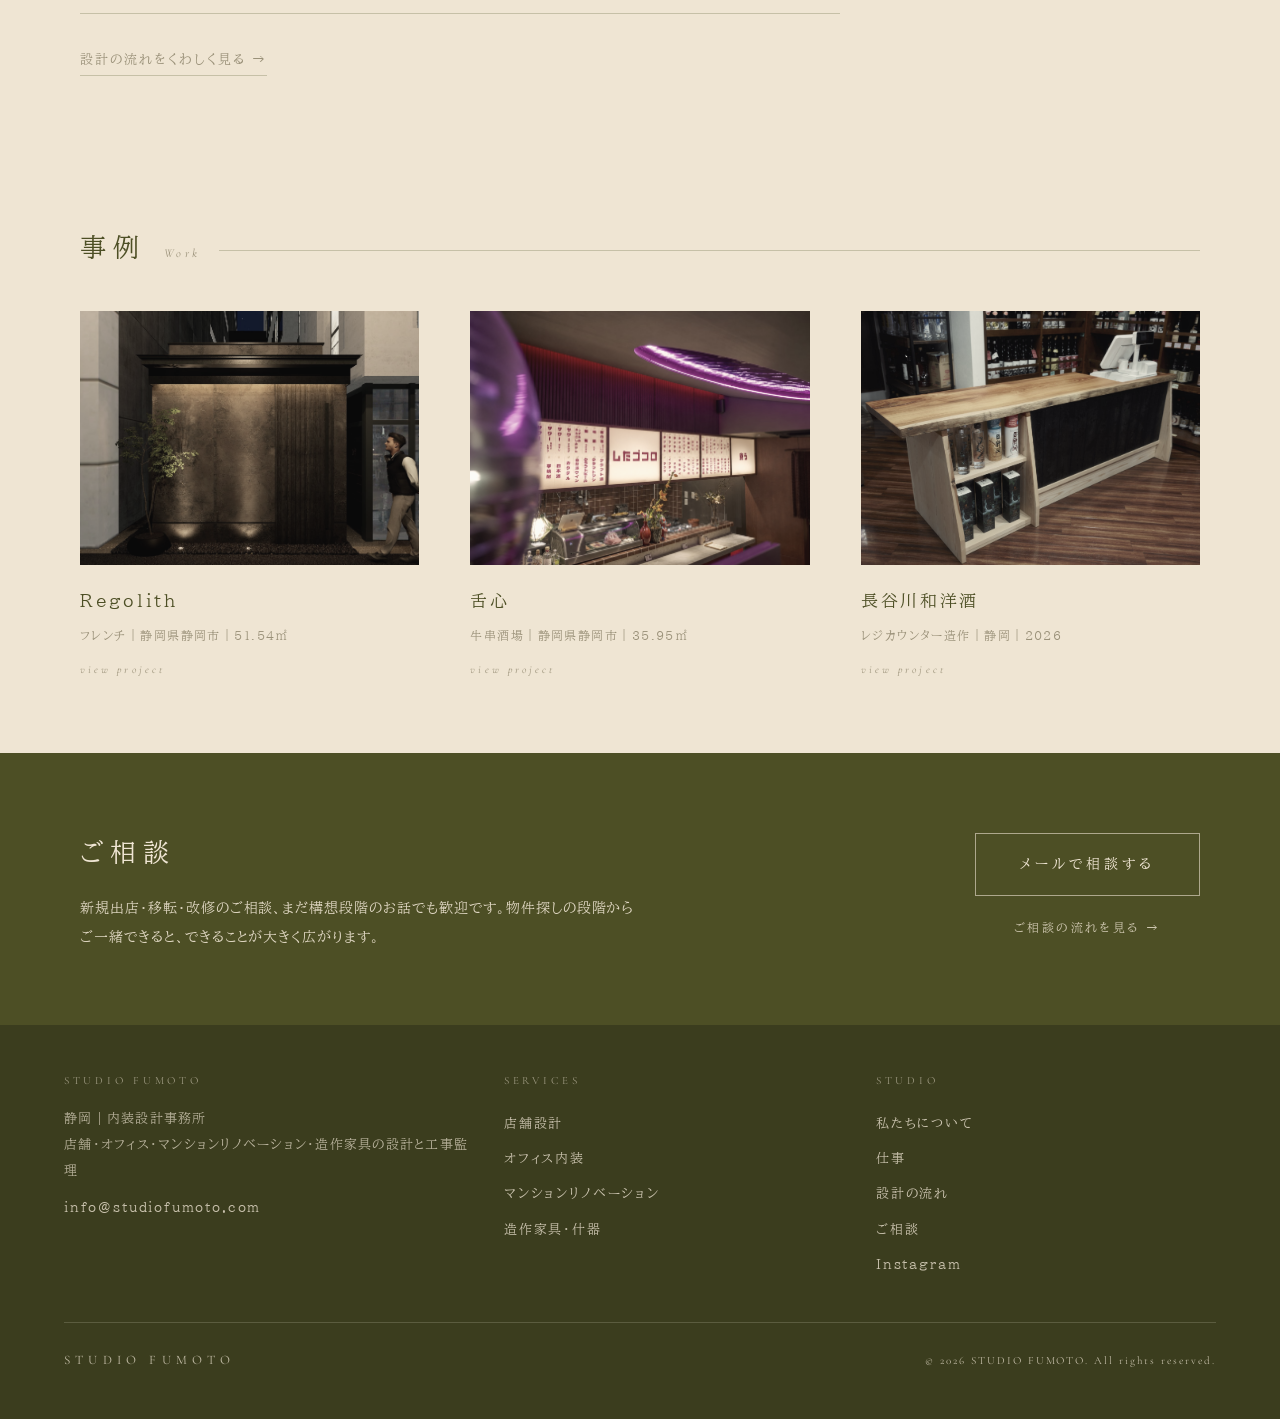
<file: shop/index.html>
<!DOCTYPE html>
<html lang="ja">
<head>
<meta charset="UTF-8">
<meta name="viewport" content="width=device-width, initial-scale=1.0">
<title>店舗設計｜静岡の内装設計事務所 STUDIO FUMOTO</title>
<meta name="description" content="静岡で飲食店・物販店・サロンなどの店舗設計を、コンセプトづくりから内装設計、施工会社の見積比較、工事監理まで一貫して。新規出店・移転・改装のご相談はSTUDIO FUMOTOへ。">
<link rel="canonical" href="https://studiofumoto.com/shop/">
<meta property="og:type" content="article">
<meta property="og:site_name" content="STUDIO FUMOTO">
<meta property="og:title" content="店舗設計｜静岡の内装設計事務所 STUDIO FUMOTO">
<meta property="og:description" content="静岡で飲食店・物販店・サロンなどの店舗設計を、コンセプトづくりから内装設計、施工会社の見積比較、工事監理まで一貫して。新規出店・移転・改装のご相談はSTUDIO FUMOTOへ。">
<meta property="og:url" content="https://studiofumoto.com/shop/">
<meta property="og:image" content="https://studiofumoto.com/images/regolith_cg_4.jpg">
<meta property="og:locale" content="ja_JP">
<meta name="twitter:card" content="summary_large_image">
<link rel="preconnect" href="https://fonts.googleapis.com">
<link rel="preconnect" href="https://fonts.gstatic.com" crossorigin>
<link href="https://fonts.googleapis.com/css2?family=BIZ+UDPMincho&family=Cormorant+Garamond:ital,wght@0,400;0,500;1,400&display=swap" rel="stylesheet">
<link rel="stylesheet" href="/assets/site.css">
<script type="application/ld+json">
{
 "@context": "https://schema.org",
 "@type": "BreadcrumbList",
 "itemListElement": [
  {
   "@type": "ListItem",
   "position": 1,
   "name": "STUDIO FUMOTO",
   "item": "https://studiofumoto.com/"
  },
  {
   "@type": "ListItem",
   "position": 2,
   "name": "店舗設計",
   "item": "https://studiofumoto.com/shop/"
  }
 ]
}
</script>
<script type="application/ld+json">
{
 "@context": "https://schema.org",
 "@type": "Service",
 "name": "店舗設計",
 "description": "静岡で飲食店・物販店・サロンなどの店舗設計を、コンセプトづくりから内装設計、施工会社の見積比較、工事監理まで一貫して。新規出店・移転・改装のご相談はSTUDIO FUMOTOへ。",
 "url": "https://studiofumoto.com/shop/",
 "image": "https://studiofumoto.com/images/regolith_cg_4.jpg",
 "serviceType": "店舗設計",
 "areaServed": {
  "@type": "AdministrativeArea",
  "name": "静岡県"
 },
 "provider": {
  "@type": "ProfessionalService",
  "name": "STUDIO FUMOTO",
  "url": "https://studiofumoto.com/",
  "address": {
   "@type": "PostalAddress",
   "addressLocality": "焼津市",
   "addressRegion": "静岡県",
   "addressCountry": "JP"
  }
 }
}
</script>
</head>
<body>

<header id="header" class="sub">
  <a class="logo" href="/" aria-label="STUDIO FUMOTO トップへ"><span class="en">STUDIO FUMOTO</span></a>
  <nav class="main" aria-label="サイト内メニュー"><a href="/about/">私たちについて</a><a href="/#work">仕事</a><a href="/#services" class="current">できること</a><a href="/flow/">設計の流れ</a><a href="/contact/">ご相談</a></nav>
  <button class="menu-btn" id="menuBtn" aria-label="メニューを開く" aria-expanded="false">MENU</button>
</header>
<div class="menu" id="menu" aria-hidden="true">
  <div class="menu-head"><span class="en">STUDIO FUMOTO</span><button class="menu-close" id="menuClose" aria-label="メニューを閉じる">CLOSE</button></div>
  <ul class="menu-list">
    <li><a href="/"><span class="jp">トップ</span><span class="en">Top</span></a></li>
    <li><a href="/about/"><span class="jp">私たちについて</span><span class="en">About</span></a></li>
    <li><a href="/#work"><span class="jp">仕事</span><span class="en">Work</span></a></li>
    <li><a href="/#services"><span class="jp">できること</span><span class="en">Services</span></a></li>
    <li class="sublist"><a href="/shop/">店舗設計</a><a href="/office/">オフィス内装</a><a href="/renovation/">リノベーション</a><a href="/furniture/">造作家具・什器</a></li>
    <li><a href="/flow/"><span class="jp">設計の流れ</span><span class="en">Flow</span></a></li>
    <li><a href="/contact/"><span class="jp">ご相談</span><span class="en">Contact</span></a></li>
  </ul>
  <div class="menu-foot">静岡｜内装設計事務所</div>
</div>

<main class="page">
  <section class="crumbwrap"><div class="inner">
    <div class="crumb"><a href="/">STUDIO FUMOTO</a><span>/</span><a href="/shop/">店舗設計</a></div>
  </div></section>
  <section class="first">
    <div class="inner">
      <div class="page-head reveal">
        <div class="en">Shop Design</div>
        <h1>店舗設計</h1>
        <div class="sub">静岡で、飲食店・物販店・サロンの内装を設計から工事監理まで。</div>
        <div class="lead"><p>新規出店、移転、改装。コンセプトづくり、レイアウト、内装のデザイン、照明や設備の計画、施工会社への見積依頼と工事監理まで、設計者として一貫して担当します。</p><p>店は、通う人にとっての「おかえり」の場所でもあります。開店の日だけでなく、十年先も愛される店を、静岡の職人たちとともにつくります。</p></div>
      </div>
    <figure class="key-figure reveal"><img src="/images/regolith_cg_2.jpg" alt="Regolith｜フレンチ｜静岡市"><figcaption>Regolith｜フレンチ｜静岡市</figcaption></figure>
    </div>
  </section>

  <section>
    <div class="inner">
      <h2 class="h reveal">こんな方へ<span class="en">For</span></h2>
      <div class="reveal"><ul class="who"><li>静岡で初めてお店を開く方</li><li>居抜き物件を、自分らしい店に変えたい方</li><li>施工会社の見積が妥当なのか、設計者の目で見てほしい方</li><li>小さな店だけれど、設計者にきちんと頼みたい方</li><li>保健所や消防との協議も含めて、まとめて任せたい方</li></ul></div>
    </div>
  </section>

  <section>
    <div class="inner">
      <h2 class="h reveal">できること<span class="en">What we do</span></h2>
      <div class="reveal"><div class="feat"><div><h3>コンセプト・プランニング</h3><p>どんな人に、どう過ごしてほしいか。言葉と図で、店の軸を一緒に決めます。</p></div><div><h3>レイアウト設計</h3><p>厨房・客席・バックヤードの動線と席数。働きやすさと居心地を両立させます。</p></div><div><h3>内装デザイン</h3><p>素材、色、照明、造作。CGパースで完成の姿を確認しながら進めます。</p></div><div><h3>設備計画</h3><p>電気・給排水・空調・換気・ガス。設備業者と調整し、図面にまとめます。</p></div><div><h3>造作家具・サイン</h3><p>カウンター、棚、テーブル、看板。店の顔になる部分を寸法から設計します。</p></div><div><h3>施工会社の選定・見積比較</h3><p>施工会社から見積を取り、項目ごとに内容を確認して調整します。</p></div><div><h3>工事監理</h3><p>図面どおりに工事が進んでいるか、定期的に現場で確認します。</p></div><div><h3>保健所・消防の協議</h3><p>飲食店の営業許可や消防の届出に必要な図面を用意し、協議に同行します。</p></div></div></div>
    </div>
  </section>

  <section>
    <div class="inner">
      <h2 class="h reveal">進め方<span class="en">Process</span></h2>
      <div class="reveal"><ol class="steps">
  <li><div><h3>ご相談</h3><p>メールでご連絡ください。物件が決まっていなくても大丈夫です。</p></div></li>
  <li><div><h3>現地調査・ヒアリング</h3><p>現地を拝見し、やりたいこと・予算・時期をうかがいます。</p></div></li>
  <li><div><h3>ご提案</h3><p>プランとCGパースでご提案します。目安は約2週間です。</p></div></li>
  <li><div><h3>設計・見積</h3><p>実施図面をまとめ、施工会社の見積を比較・調整します。</p></div></li>
  <li><div><h3>工事監理・引き渡し</h3><p>図面どおりに進んでいるか現場で確認し、完成をお渡しします。</p></div></li>
</ol>
<p style="margin-top:28px"><a class="link" href="/flow/">設計の流れをくわしく見る →</a></p></div>
    </div>
  </section>

  <section>
    <div class="inner">
      <h2 class="h reveal">事例<span class="en">Work</span></h2>
      
      <div class="work-grid">
        <a class="work-item reveal" href="/works/regolith/">
          <div class="ph"><img src="/images/regolith_cg_1.jpg" alt="Regolith フレンチ" loading="lazy"></div>
          <h3>Regolith</h3>
          <div class="meta">フレンチ｜静岡県静岡市｜51.54㎡</div>
          <div class="view">view project</div>
        </a>
        <a class="work-item reveal" href="/works/zesshin/">
          <div class="ph"><img src="/images/shitagokoro_3.jpg" alt="舌心 牛串酒場" loading="lazy"></div>
          <h3>舌心</h3>
          <div class="meta">牛串酒場｜静岡県静岡市｜35.95㎡</div>
          <div class="view">view project</div>
        </a>
        <a class="work-item reveal" href="/works/hasegawa/">
          <div class="ph"><img src="/images/hasegawa_1.jpg" alt="長谷川和洋酒 レジカウンター造作" loading="lazy"></div>
          <h3>長谷川和洋酒</h3>
          <div class="meta">レジカウンター造作｜静岡｜2026</div>
          <div class="view">view project</div>
        </a>
      </div>
    </div>
  </section>

  <section class="cta">
    <div class="inner">
      <div>
        <h2>ご相談</h2>
        <p>新規出店・移転・改修のご相談、まだ構想段階のお話でも歓迎です。物件探しの段階からご一緒できると、できることが大きく広がります。</p>
      </div>
      <div class="btns">
        <a class="btn" href="mailto:info@studiofumoto.com">メールで相談する</a>
        <a class="btn ghost" href="/contact/">ご相談の流れを見る →</a>
      </div>
    </div>
  </section>

</main>

<footer>
  <div class="foot-grid">
    <div>
      <h4>STUDIO FUMOTO</h4>
      <p>静岡｜内装設計事務所<br>店舗・オフィス・マンションリノベーション・造作家具の設計と工事監理</p>
      <p style="margin-top:10px"><a href="mailto:info@studiofumoto.com" style="display:inline">info@studiofumoto.com</a></p>
    </div>
    <div>
      <h4>SERVICES</h4>
      <a href="/shop/">店舗設計</a>
      <a href="/office/">オフィス内装</a>
      <a href="/renovation/">マンションリノベーション</a>
      <a href="/furniture/">造作家具・什器</a>
    </div>
    <div>
      <h4>STUDIO</h4>
      <a href="/about/">私たちについて</a>
      <a href="/#work">仕事</a>
      <a href="/flow/">設計の流れ</a>
      <a href="/contact/">ご相談</a>
      <a href="https://www.instagram.com/studiofumoto/" target="_blank" rel="noopener">Instagram</a>
    </div>
  </div>
  <div class="foot-bottom">
    <span class="en">STUDIO FUMOTO</span>
    <small>© 2026 STUDIO FUMOTO. All rights reserved.</small>
  </div>
</footer>

<script>
  // ---- scroll reveal ----
  const obs=new IntersectionObserver((entries)=>{
    entries.forEach(e=>{if(e.isIntersecting){e.target.classList.add('in');obs.unobserve(e.target);}});
  },{threshold:.15});
  document.querySelectorAll('.reveal').forEach(el=>obs.observe(el));

  // ---- mobile menu ----
  (function(){
    const btn=document.getElementById('menuBtn'),menu=document.getElementById('menu'),cl=document.getElementById('menuClose');
    if(!btn||!menu)return;
    function open(){menu.classList.add('open');menu.setAttribute('aria-hidden','false');btn.setAttribute('aria-expanded','true');document.body.style.overflow='hidden';}
    function close(){menu.classList.remove('open');menu.setAttribute('aria-hidden','true');btn.setAttribute('aria-expanded','false');document.body.style.overflow='';}
    btn.addEventListener('click',open);cl.addEventListener('click',close);
    menu.querySelectorAll('a').forEach(a=>a.addEventListener('click',close));
    document.addEventListener('keydown',e=>{if(e.key==='Escape')close();});
  })();

  // ---- 画像の右クリック・長押し・ドラッグ抑止 ----
  ['contextmenu','dragstart'].forEach(ev=>document.addEventListener(ev,e=>{
    if(e.target&&(e.target.tagName==='IMG'||e.target.closest('.ph,.detail-figure,.key-figure,.hero')))e.preventDefault();
  }));
</script>
</body>
</html>
</file>
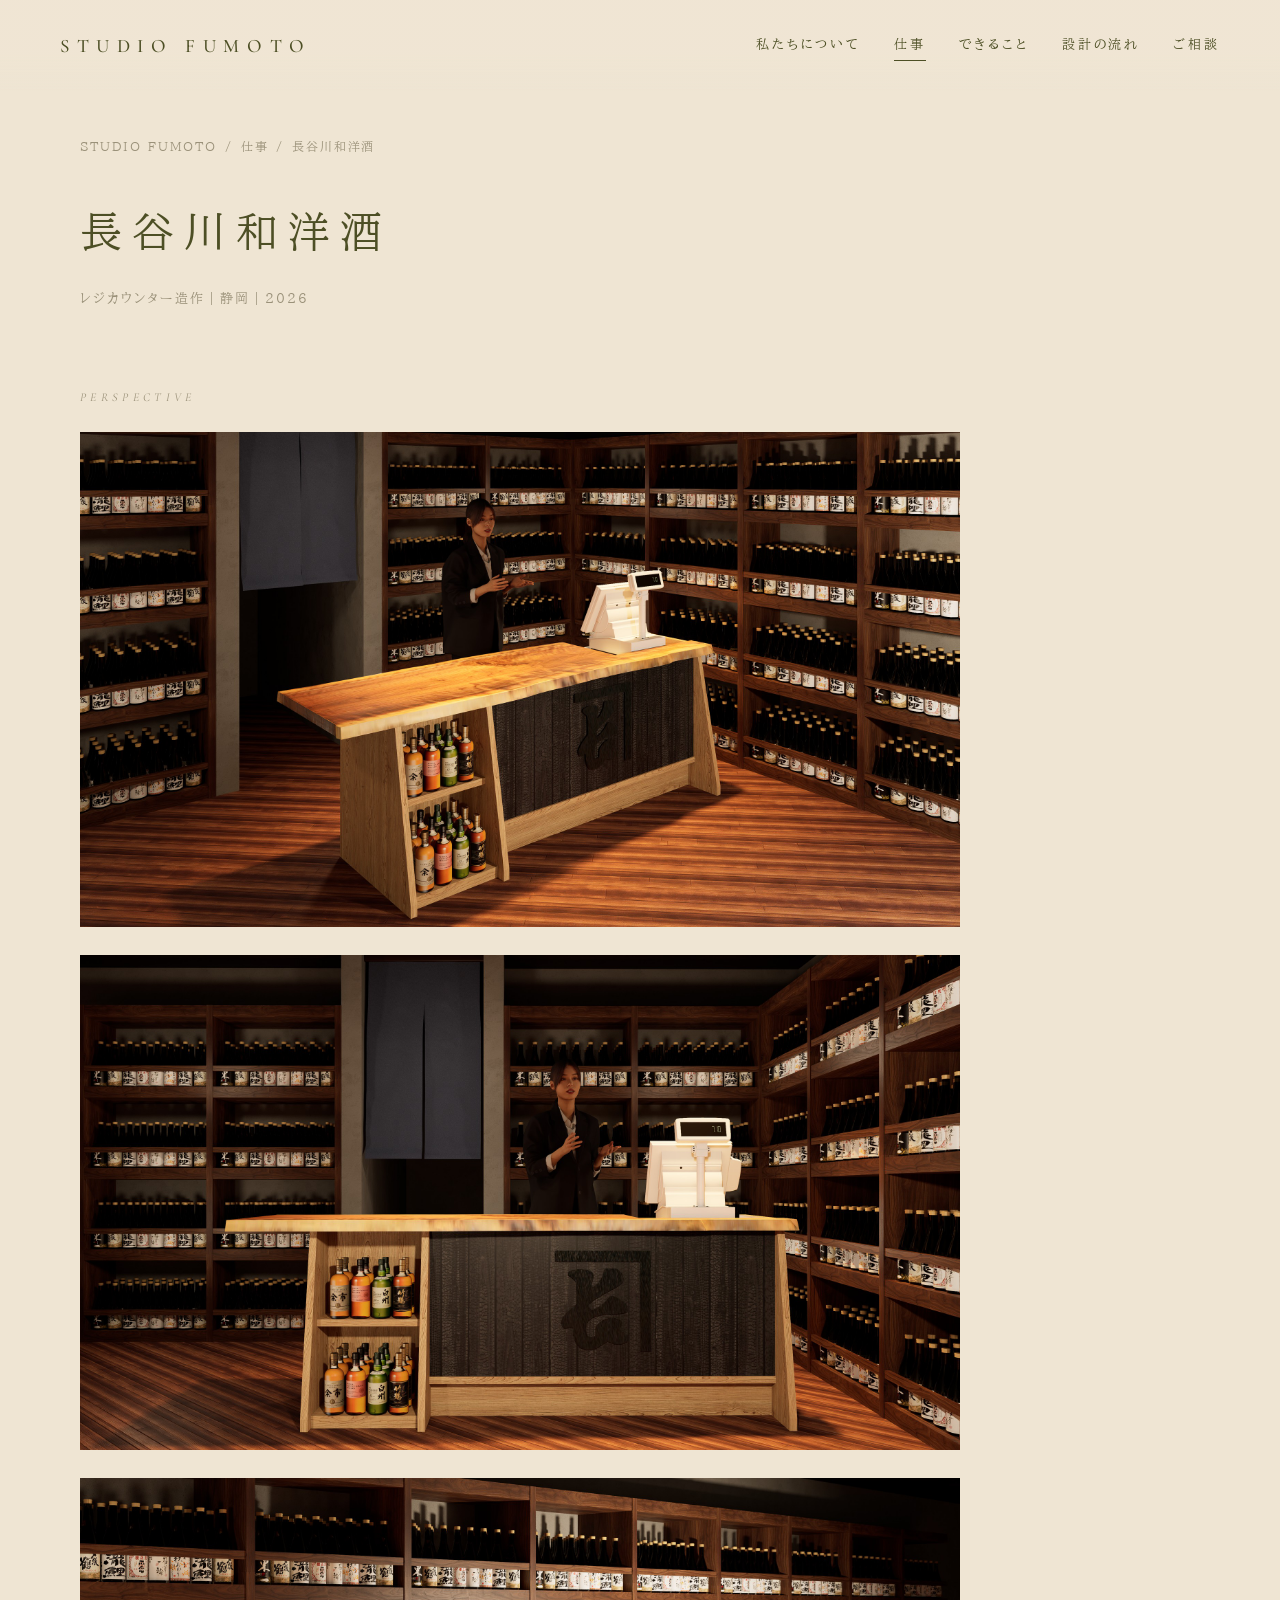
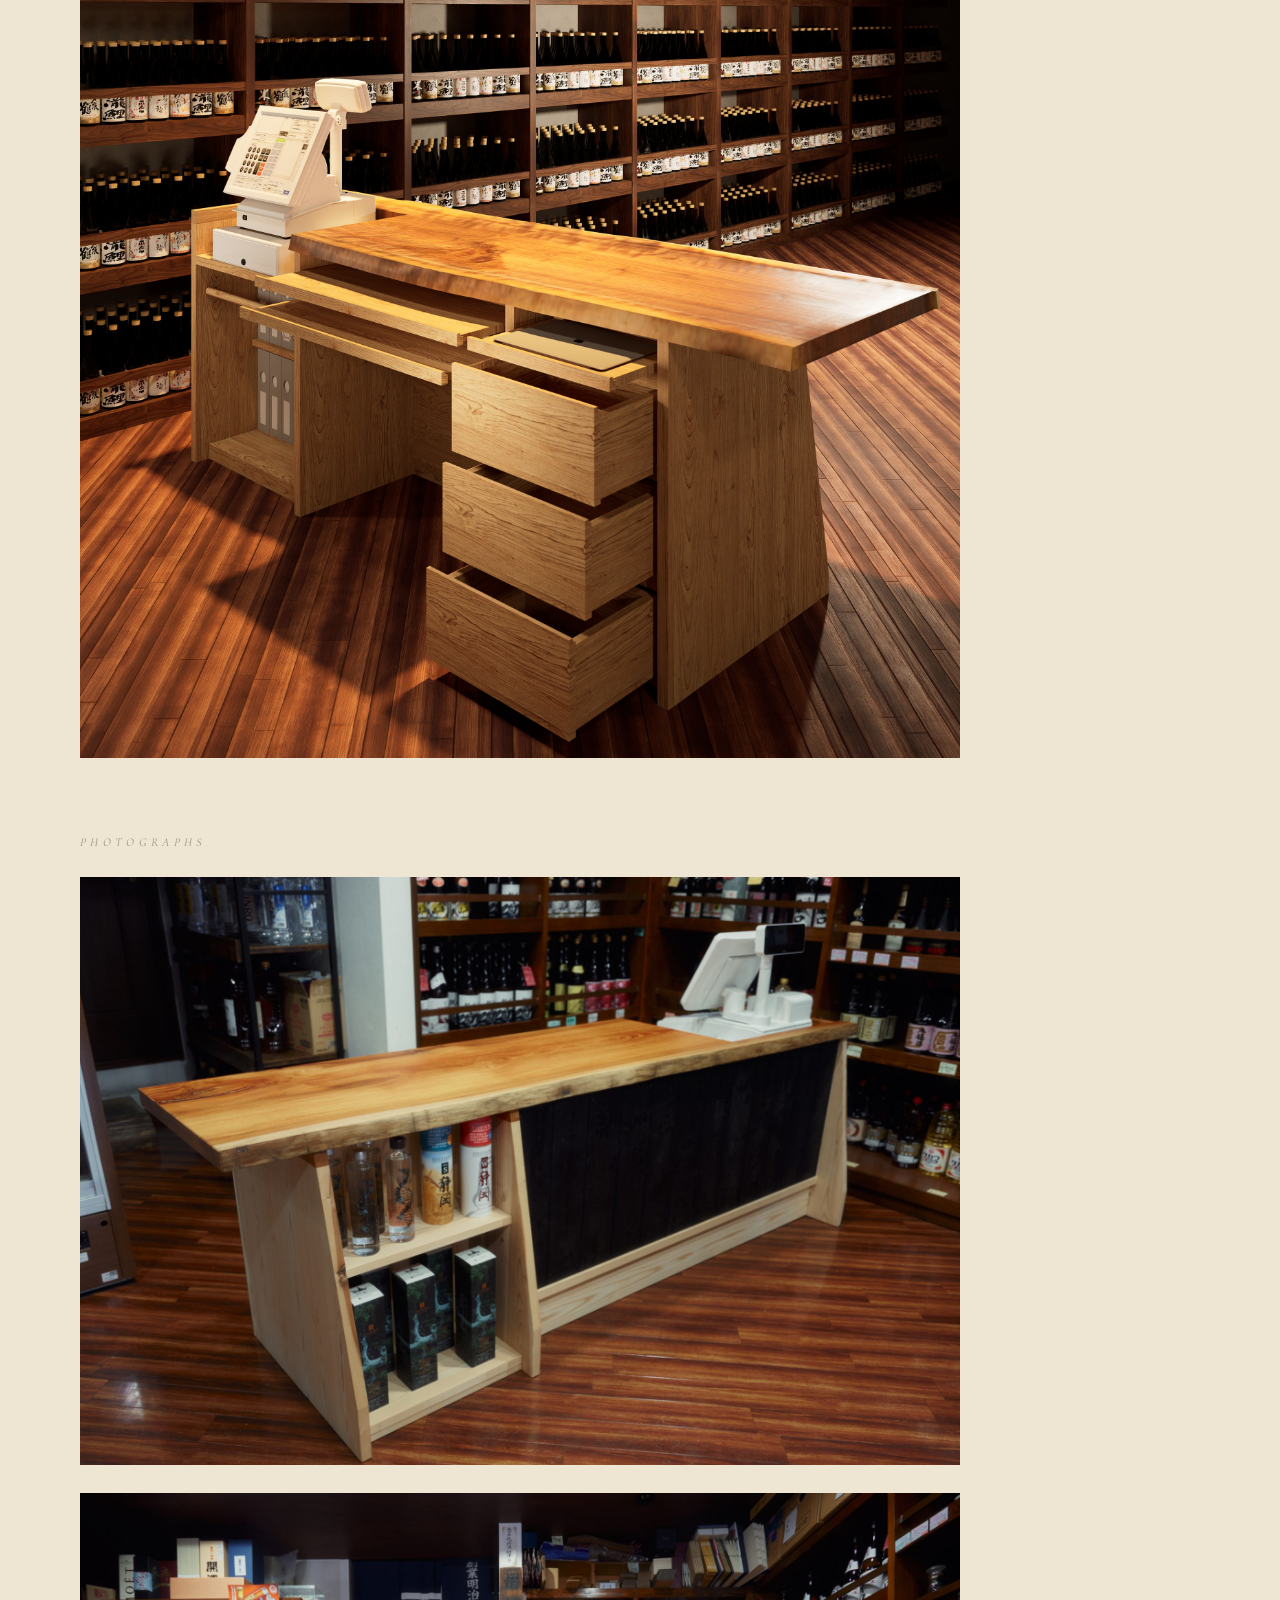
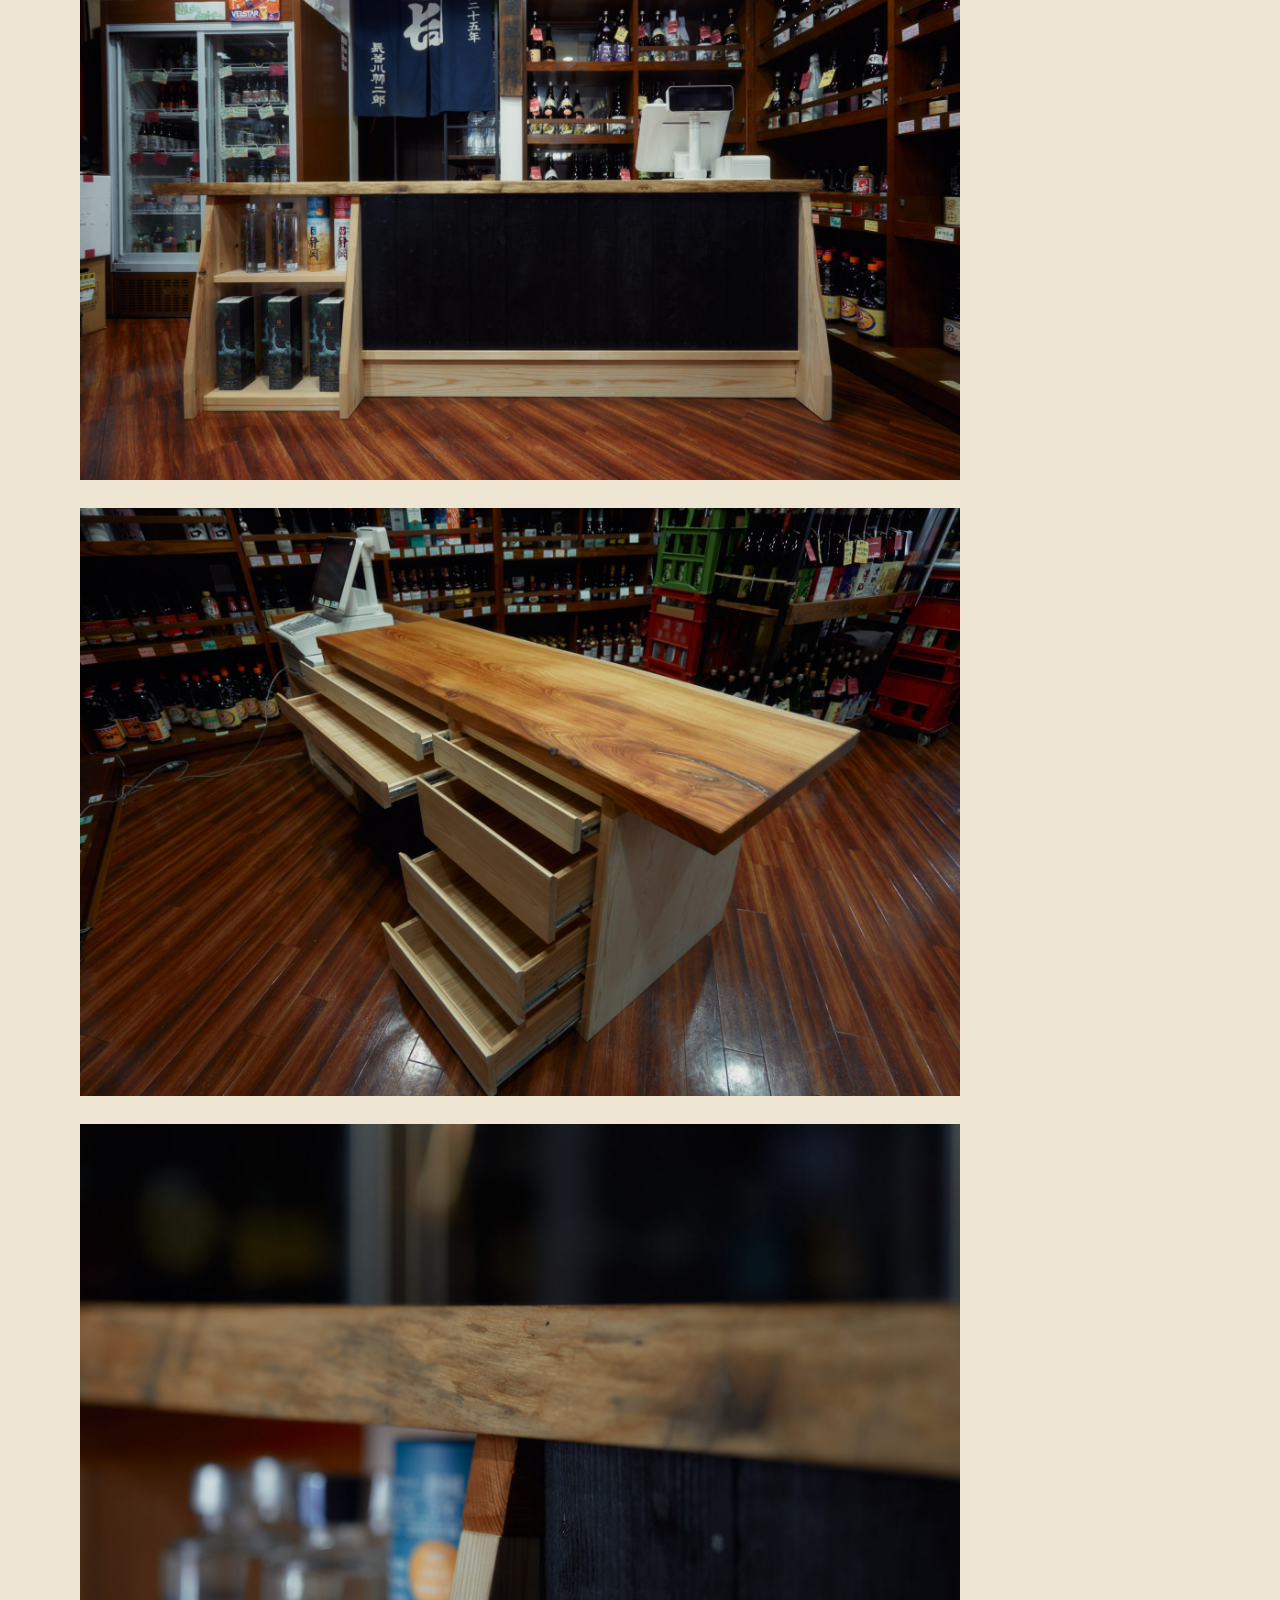
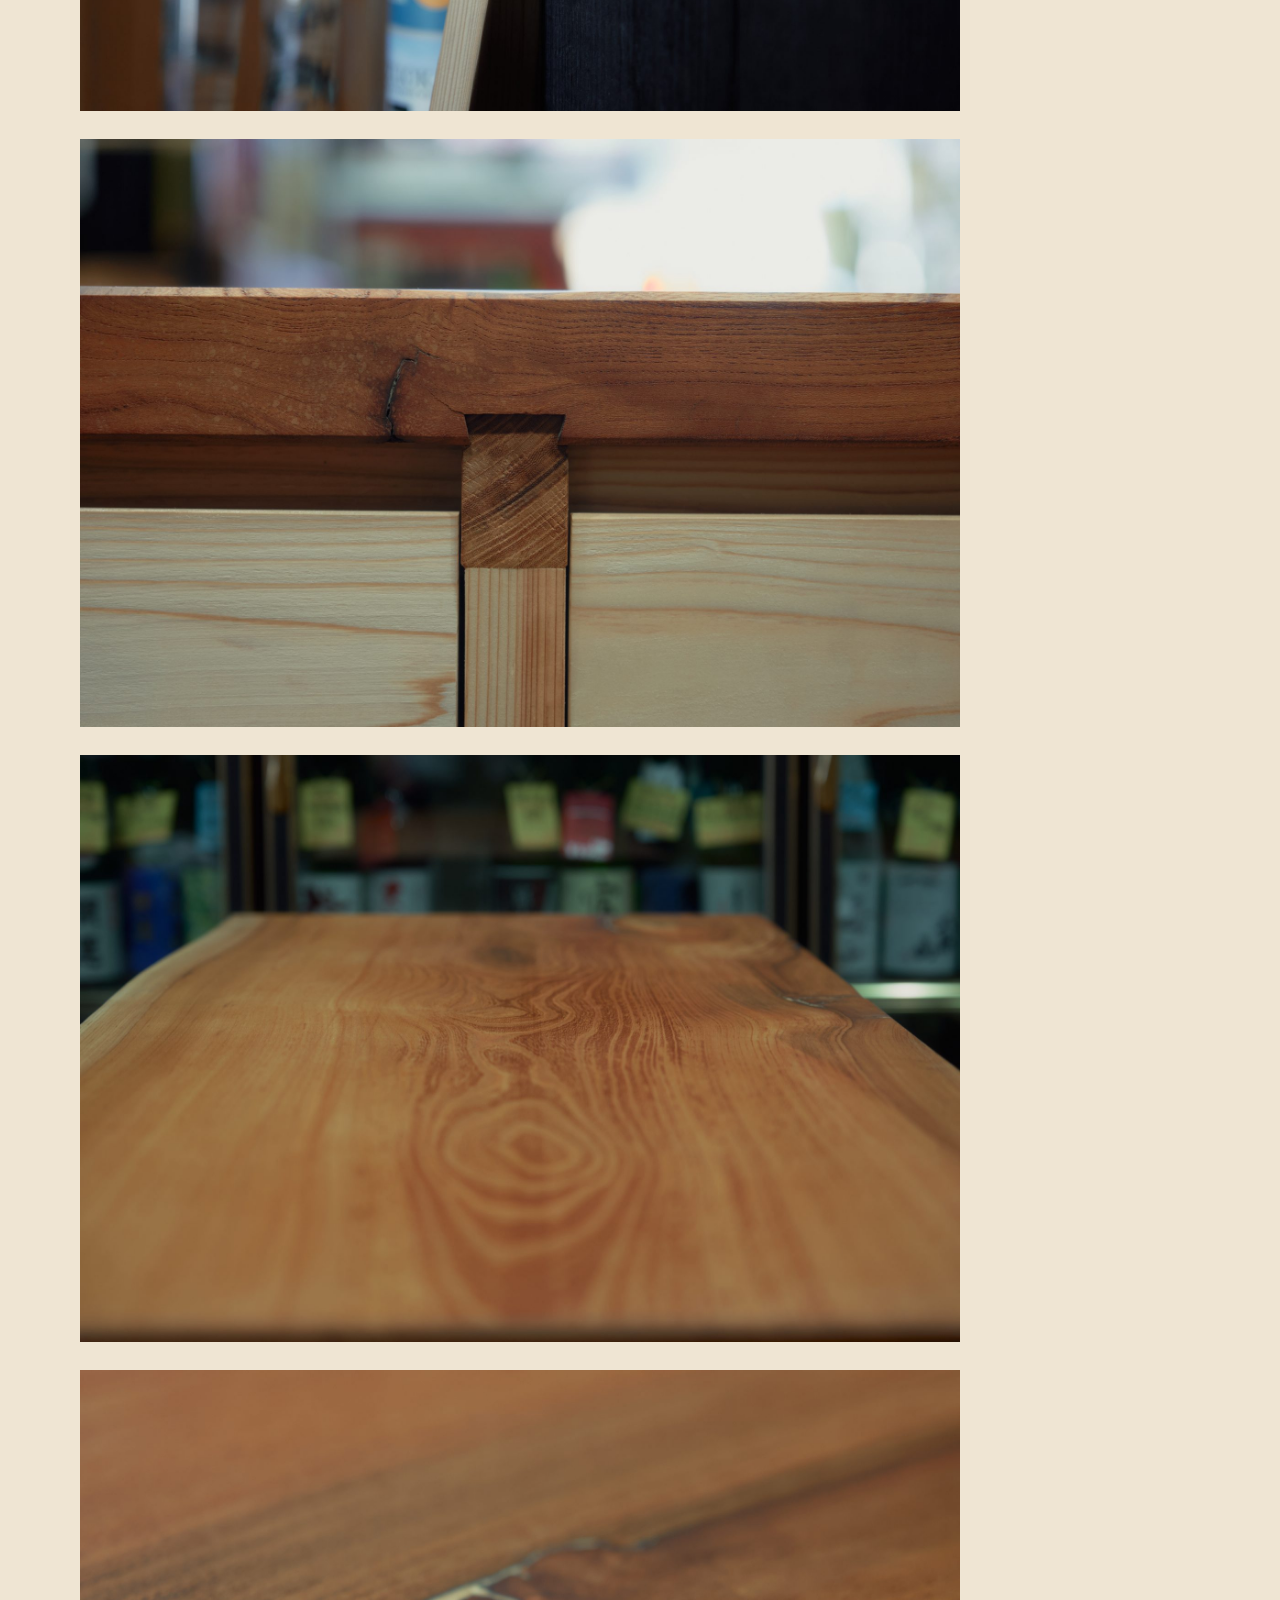
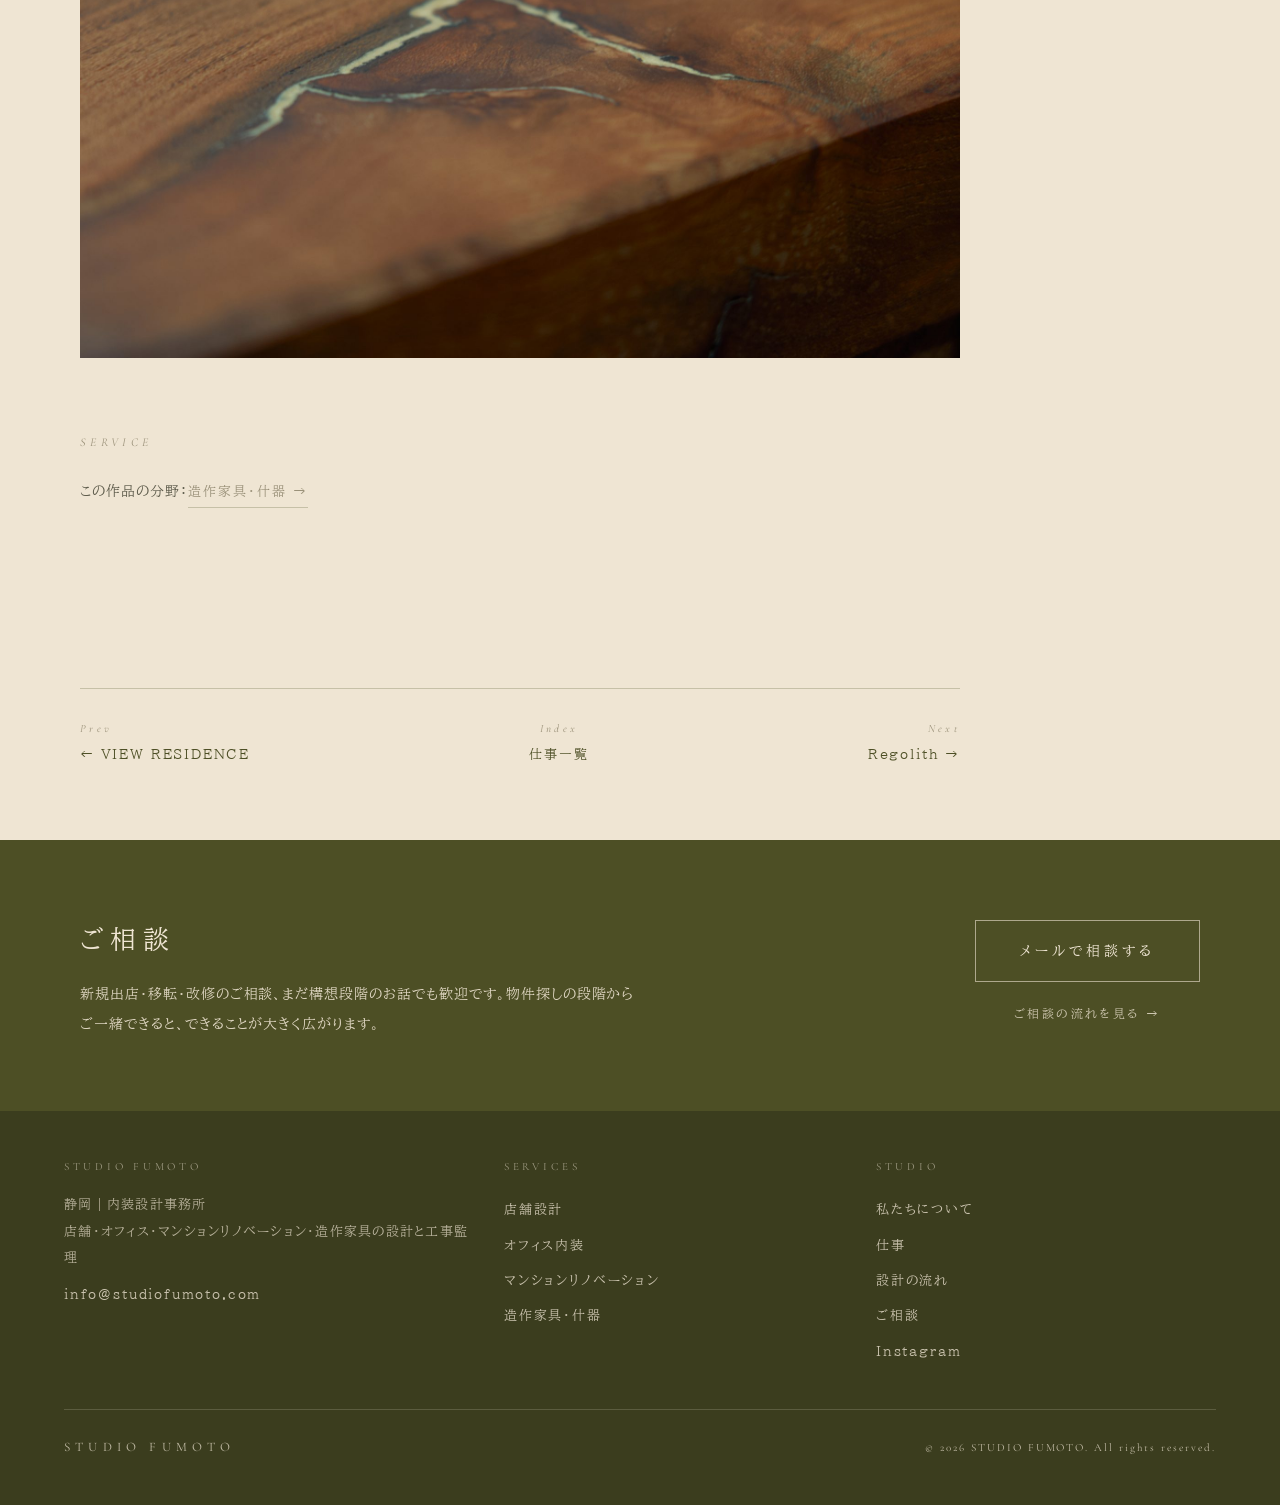
<file: works/hasegawa/index.html>
<!DOCTYPE html>
<html lang="ja">
<head>
<meta charset="UTF-8">
<meta name="viewport" content="width=device-width, initial-scale=1.0">
<title>長谷川和洋酒｜レジカウンター造作｜静岡｜STUDIO FUMOTO</title>
<meta name="description" content="静岡の酒販店 長谷川和洋酒のレジカウンター造作。店の顔となる什器を、素材選びから製作・取付まで。STUDIO FUMOTO による造作家具のデザイン。">
<link rel="canonical" href="https://studiofumoto.com/works/hasegawa/">
<meta property="og:type" content="article">
<meta property="og:site_name" content="STUDIO FUMOTO">
<meta property="og:title" content="長谷川和洋酒｜レジカウンター造作｜静岡｜STUDIO FUMOTO">
<meta property="og:description" content="静岡の酒販店 長谷川和洋酒のレジカウンター造作。店の顔となる什器を、素材選びから製作・取付まで。STUDIO FUMOTO による造作家具のデザイン。">
<meta property="og:url" content="https://studiofumoto.com/works/hasegawa/">
<meta property="og:image" content="https://studiofumoto.com/images/hasegawa_1.jpg">
<meta property="og:locale" content="ja_JP">
<meta name="twitter:card" content="summary_large_image">
<link rel="preconnect" href="https://fonts.googleapis.com">
<link rel="preconnect" href="https://fonts.gstatic.com" crossorigin>
<link href="https://fonts.googleapis.com/css2?family=BIZ+UDPMincho&family=Cormorant+Garamond:ital,wght@0,400;0,500;1,400&display=swap" rel="stylesheet">
<link rel="stylesheet" href="/assets/site.css">
<script type="application/ld+json">
{
 "@context": "https://schema.org",
 "@type": "BreadcrumbList",
 "itemListElement": [
  {
   "@type": "ListItem",
   "position": 1,
   "name": "STUDIO FUMOTO",
   "item": "https://studiofumoto.com/"
  },
  {
   "@type": "ListItem",
   "position": 2,
   "name": "仕事",
   "item": "https://studiofumoto.com/#work"
  },
  {
   "@type": "ListItem",
   "position": 3,
   "name": "長谷川和洋酒",
   "item": "https://studiofumoto.com/works/hasegawa/"
  }
 ]
}
</script>
<script type="application/ld+json">
{
 "@context": "https://schema.org",
 "@type": "CreativeWork",
 "name": "長谷川和洋酒",
 "description": "静岡の酒販店 長谷川和洋酒のレジカウンター造作。店の顔となる什器を、素材選びから製作・取付まで。STUDIO FUMOTO による造作家具のデザイン。",
 "url": "https://studiofumoto.com/works/hasegawa/",
 "image": "https://studiofumoto.com/images/hasegawa_1.jpg",
 "creator": {
  "@type": "ProfessionalService",
  "name": "STUDIO FUMOTO",
  "url": "https://studiofumoto.com/"
 },
 "locationCreated": {
  "@type": "Place",
  "name": "静岡"
 }
}
</script>
</head>
<body>

<header id="header" class="sub">
  <a class="logo" href="/" aria-label="STUDIO FUMOTO トップへ"><span class="en">STUDIO FUMOTO</span></a>
  <nav class="main" aria-label="サイト内メニュー"><a href="/about/">私たちについて</a><a href="/#work" class="current">仕事</a><a href="/#services">できること</a><a href="/flow/">設計の流れ</a><a href="/contact/">ご相談</a></nav>
  <button class="menu-btn" id="menuBtn" aria-label="メニューを開く" aria-expanded="false">MENU</button>
</header>
<div class="menu" id="menu" aria-hidden="true">
  <div class="menu-head"><span class="en">STUDIO FUMOTO</span><button class="menu-close" id="menuClose" aria-label="メニューを閉じる">CLOSE</button></div>
  <ul class="menu-list">
    <li><a href="/"><span class="jp">トップ</span><span class="en">Top</span></a></li>
    <li><a href="/about/"><span class="jp">私たちについて</span><span class="en">About</span></a></li>
    <li><a href="/#work"><span class="jp">仕事</span><span class="en">Work</span></a></li>
    <li><a href="/#services"><span class="jp">できること</span><span class="en">Services</span></a></li>
    <li class="sublist"><a href="/shop/">店舗設計</a><a href="/office/">オフィス内装</a><a href="/renovation/">リノベーション</a><a href="/furniture/">造作家具・什器</a></li>
    <li><a href="/flow/"><span class="jp">設計の流れ</span><span class="en">Flow</span></a></li>
    <li><a href="/contact/"><span class="jp">ご相談</span><span class="en">Contact</span></a></li>
  </ul>
  <div class="menu-foot">静岡｜内装設計事務所</div>
</div>

<main class="page">
  <section class="crumbwrap"><div class="inner">
    <div class="crumb"><a href="/">STUDIO FUMOTO</a><span>/</span><a href="/#work">仕事</a><span>/</span><a href="/works/hasegawa/">長谷川和洋酒</a></div>
  </div></section>
  <section class="first">
    <div class="inner workpage">
<div class="detail-inner"><h1>長谷川和洋酒</h1><div class="detail-meta">レジカウンター造作｜静岡｜2026</div><div class="detail-label">PERSPECTIVE</div><figure class="detail-figure"><img src="/images/hasegawa_cg_1.jpg" alt="長谷川和洋酒 レジカウンター造作 CGパース 1" loading="eager"></figure><figure class="detail-figure"><img src="/images/hasegawa_cg_2.jpg" alt="長谷川和洋酒 レジカウンター造作 CGパース 2" loading="lazy"></figure><figure class="detail-figure"><img src="/images/hasegawa_cg_3.jpg" alt="長谷川和洋酒 レジカウンター造作 CGパース 3" loading="lazy"></figure><div class="detail-label">PHOTOGRAPHS</div><figure class="detail-figure"><img src="/images/hasegawa_1.jpg" alt="長谷川和洋酒 竣工写真 1" loading="lazy"></figure><figure class="detail-figure"><img src="/images/hasegawa_2.jpg" alt="長谷川和洋酒 竣工写真 2" loading="lazy"></figure><figure class="detail-figure"><img src="/images/hasegawa_3.jpg" alt="長谷川和洋酒 竣工写真 3" loading="lazy"></figure><figure class="detail-figure"><img src="/images/hasegawa_4.jpg" alt="長谷川和洋酒 竣工写真 4" loading="lazy"></figure><figure class="detail-figure"><img src="/images/hasegawa_5.jpg" alt="長谷川和洋酒 竣工写真 5" loading="lazy"></figure><figure class="detail-figure"><img src="/images/hasegawa_6.jpg" alt="長谷川和洋酒 竣工写真 6" loading="lazy"></figure><figure class="detail-figure"><img src="/images/hasegawa_7.jpg" alt="長谷川和洋酒 竣工写真 7" loading="lazy"></figure><div class="detail-label">SERVICE</div><p class="detail-note">この作品の分野：<a class="link" href="/furniture/">造作家具・什器 →</a></p></div><div class="worknav">
      <a href="/works/renovation/"><span class="en">Prev</span>← VIEW RESIDENCE</a>
      <a href="/#work" style="text-align:center"><span class="en">Index</span>仕事一覧</a>
      <a href="/works/regolith/" style="text-align:right"><span class="en">Next</span>Regolith →</a>
    </div>
    </div>
  </section>
  <section class="cta">
    <div class="inner">
      <div>
        <h2>ご相談</h2>
        <p>新規出店・移転・改修のご相談、まだ構想段階のお話でも歓迎です。物件探しの段階からご一緒できると、できることが大きく広がります。</p>
      </div>
      <div class="btns">
        <a class="btn" href="mailto:info@studiofumoto.com">メールで相談する</a>
        <a class="btn ghost" href="/contact/">ご相談の流れを見る →</a>
      </div>
    </div>
  </section>

</main>

<footer>
  <div class="foot-grid">
    <div>
      <h4>STUDIO FUMOTO</h4>
      <p>静岡｜内装設計事務所<br>店舗・オフィス・マンションリノベーション・造作家具の設計と工事監理</p>
      <p style="margin-top:10px"><a href="mailto:info@studiofumoto.com" style="display:inline">info@studiofumoto.com</a></p>
    </div>
    <div>
      <h4>SERVICES</h4>
      <a href="/shop/">店舗設計</a>
      <a href="/office/">オフィス内装</a>
      <a href="/renovation/">マンションリノベーション</a>
      <a href="/furniture/">造作家具・什器</a>
    </div>
    <div>
      <h4>STUDIO</h4>
      <a href="/about/">私たちについて</a>
      <a href="/#work">仕事</a>
      <a href="/flow/">設計の流れ</a>
      <a href="/contact/">ご相談</a>
      <a href="https://www.instagram.com/studiofumoto/" target="_blank" rel="noopener">Instagram</a>
    </div>
  </div>
  <div class="foot-bottom">
    <span class="en">STUDIO FUMOTO</span>
    <small>© 2026 STUDIO FUMOTO. All rights reserved.</small>
  </div>
</footer>

<script>
  // ---- scroll reveal ----
  const obs=new IntersectionObserver((entries)=>{
    entries.forEach(e=>{if(e.isIntersecting){e.target.classList.add('in');obs.unobserve(e.target);}});
  },{threshold:.15});
  document.querySelectorAll('.reveal').forEach(el=>obs.observe(el));

  // ---- mobile menu ----
  (function(){
    const btn=document.getElementById('menuBtn'),menu=document.getElementById('menu'),cl=document.getElementById('menuClose');
    if(!btn||!menu)return;
    function open(){menu.classList.add('open');menu.setAttribute('aria-hidden','false');btn.setAttribute('aria-expanded','true');document.body.style.overflow='hidden';}
    function close(){menu.classList.remove('open');menu.setAttribute('aria-hidden','true');btn.setAttribute('aria-expanded','false');document.body.style.overflow='';}
    btn.addEventListener('click',open);cl.addEventListener('click',close);
    menu.querySelectorAll('a').forEach(a=>a.addEventListener('click',close));
    document.addEventListener('keydown',e=>{if(e.key==='Escape')close();});
  })();

  // ---- 画像の右クリック・長押し・ドラッグ抑止 ----
  ['contextmenu','dragstart'].forEach(ev=>document.addEventListener(ev,e=>{
    if(e.target&&(e.target.tagName==='IMG'||e.target.closest('.ph,.detail-figure,.key-figure,.hero')))e.preventDefault();
  }));
</script>
</body>
</html>
</file>
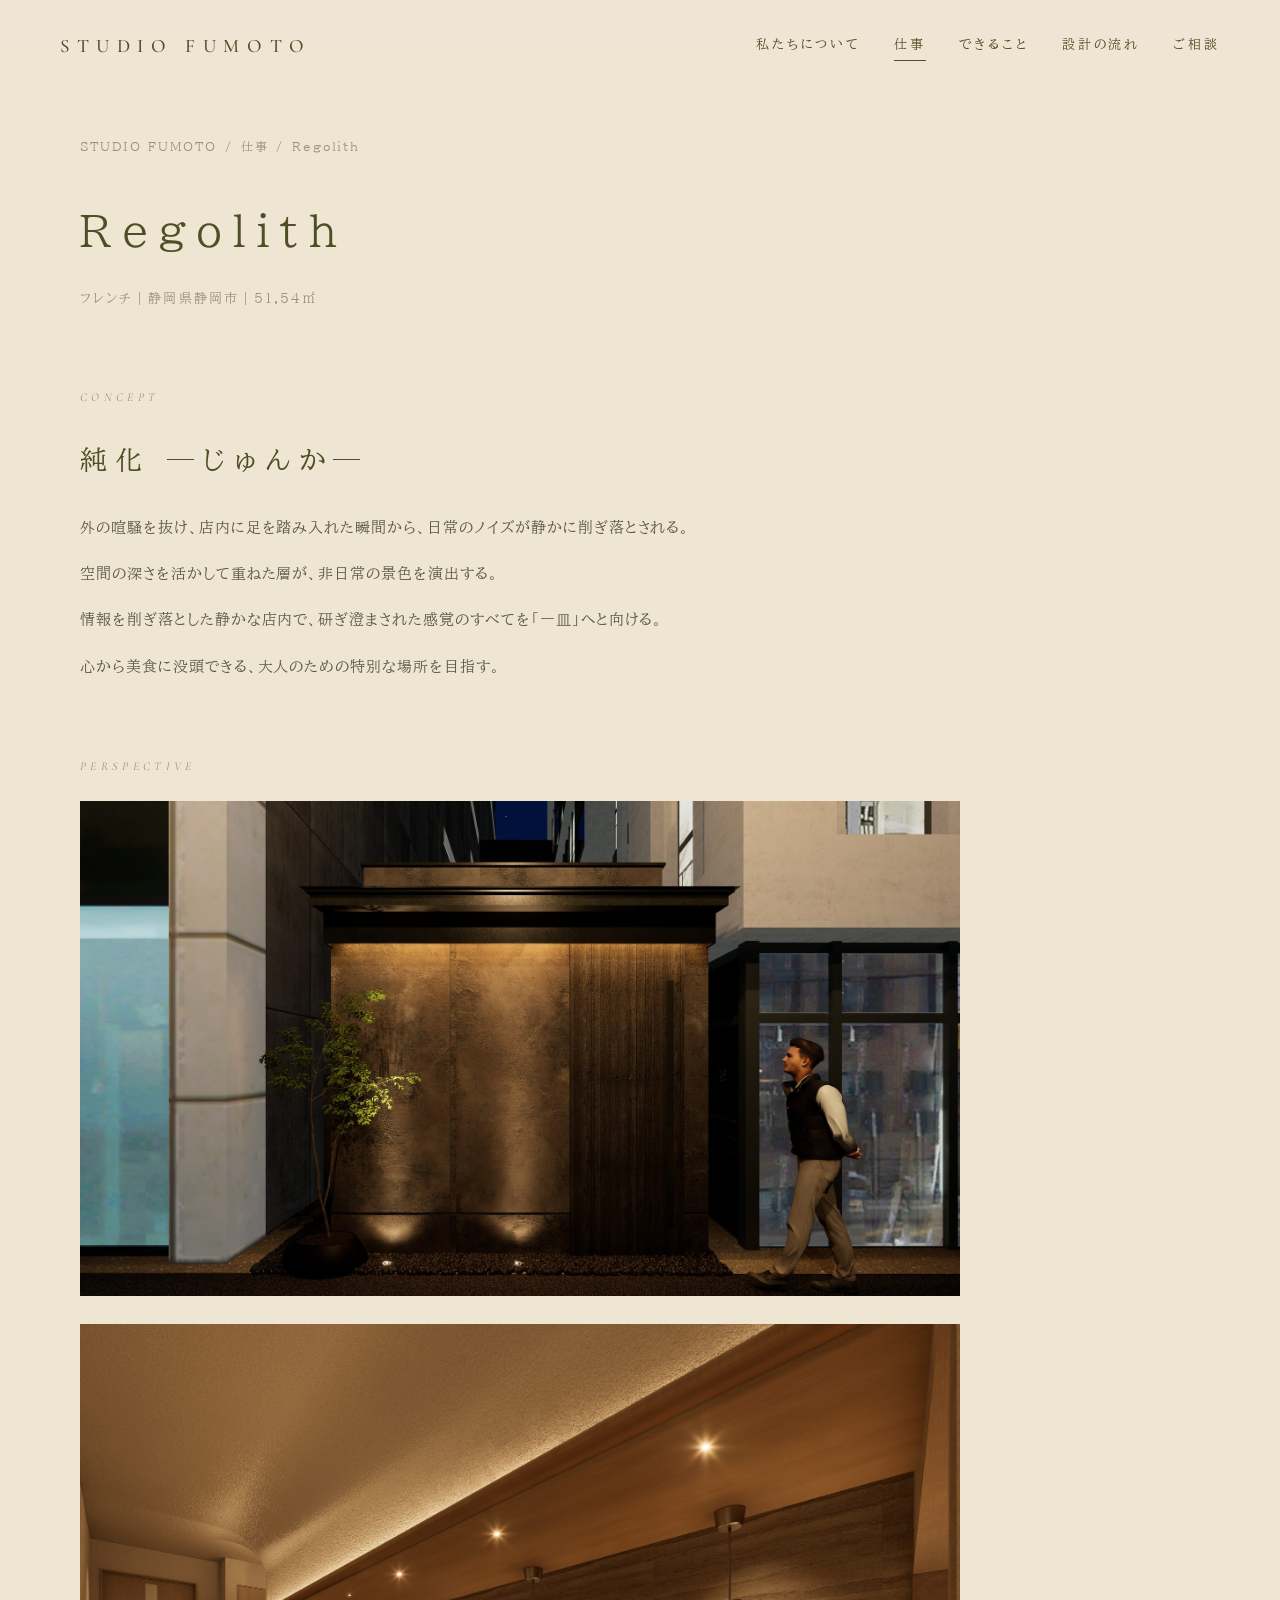
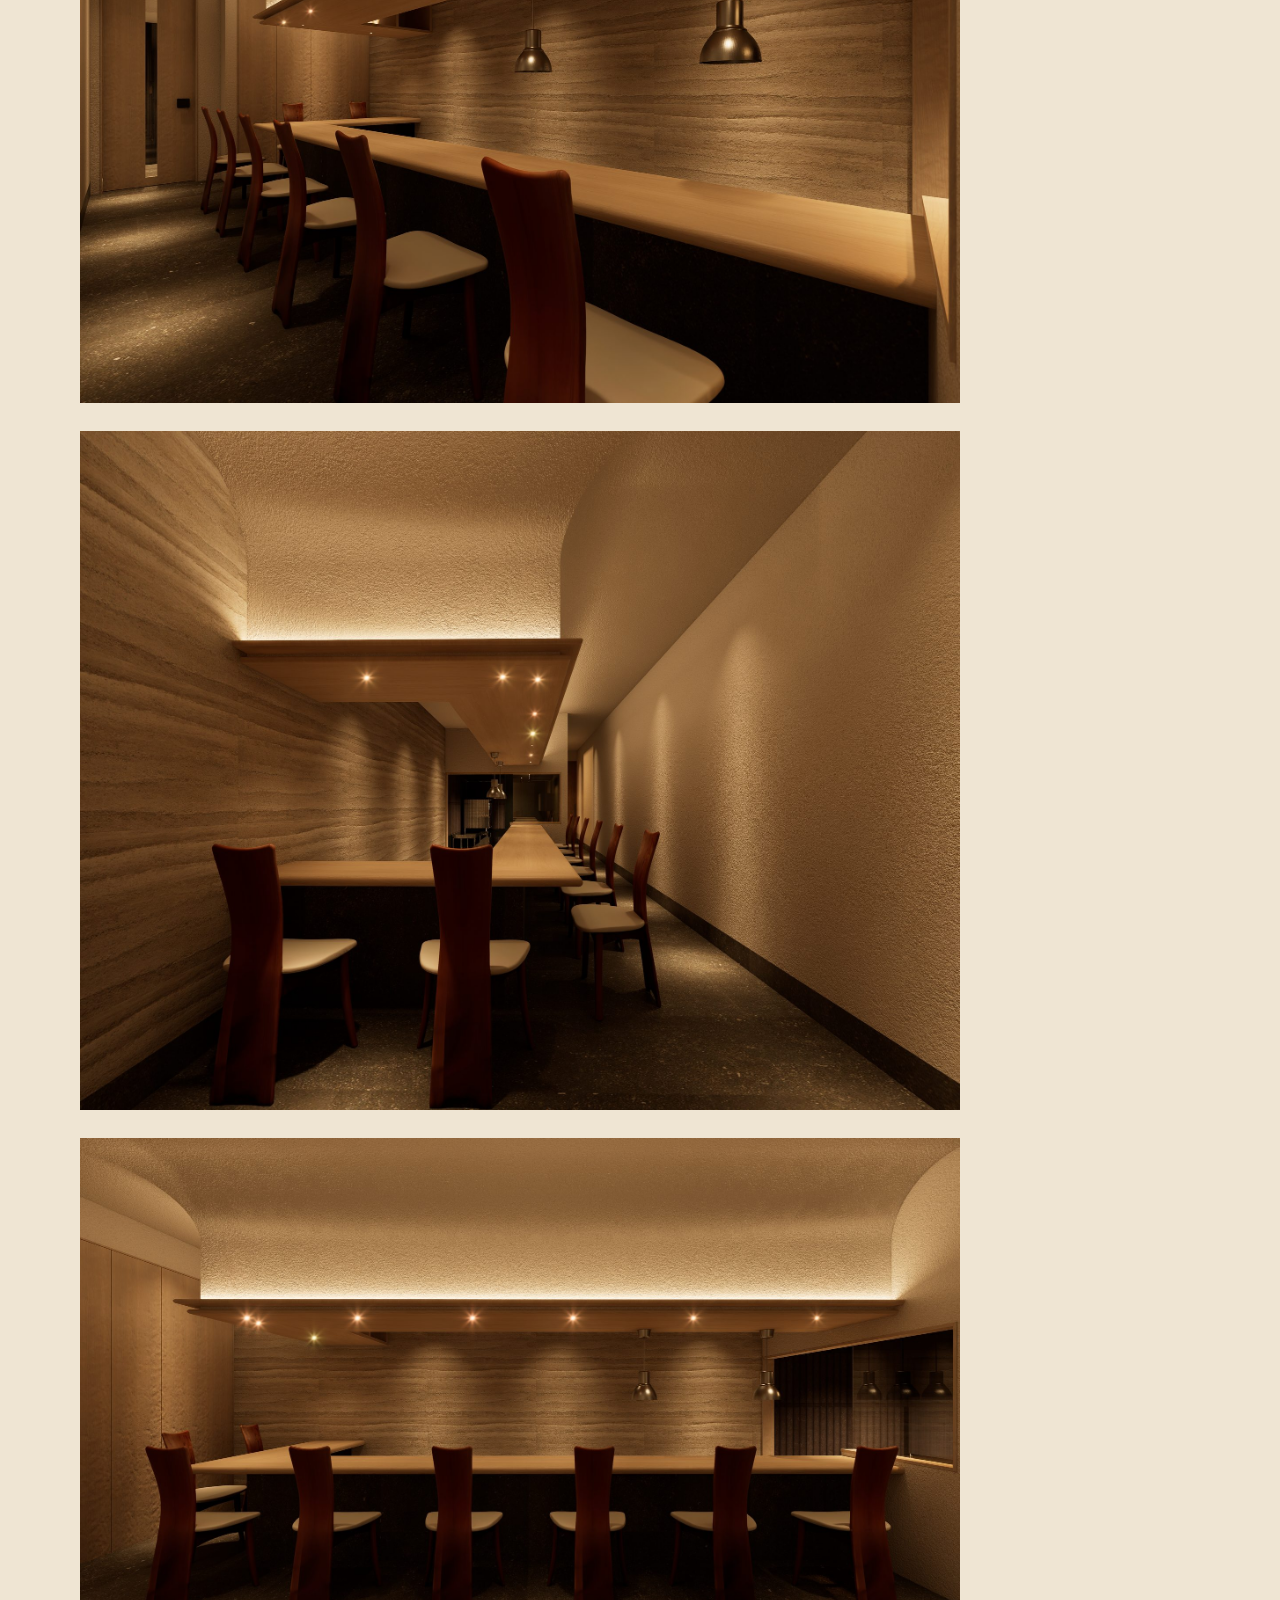
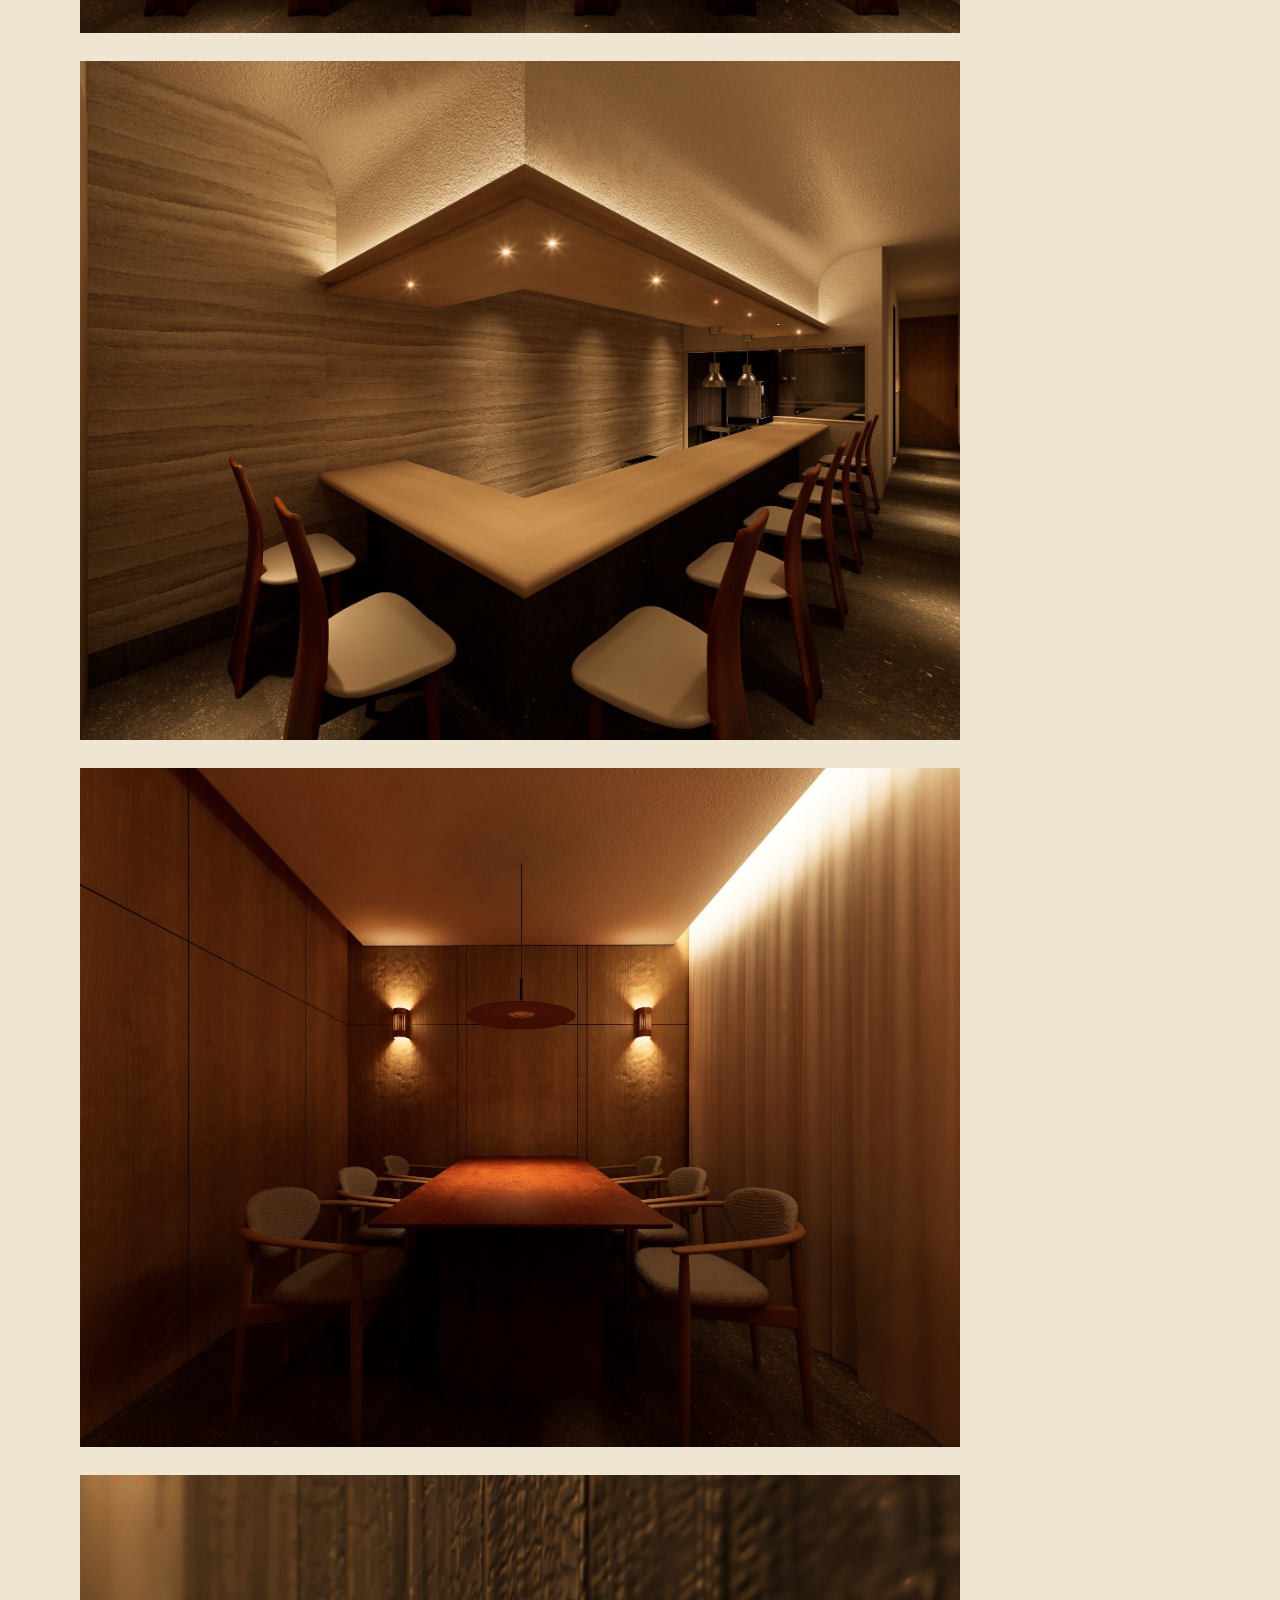
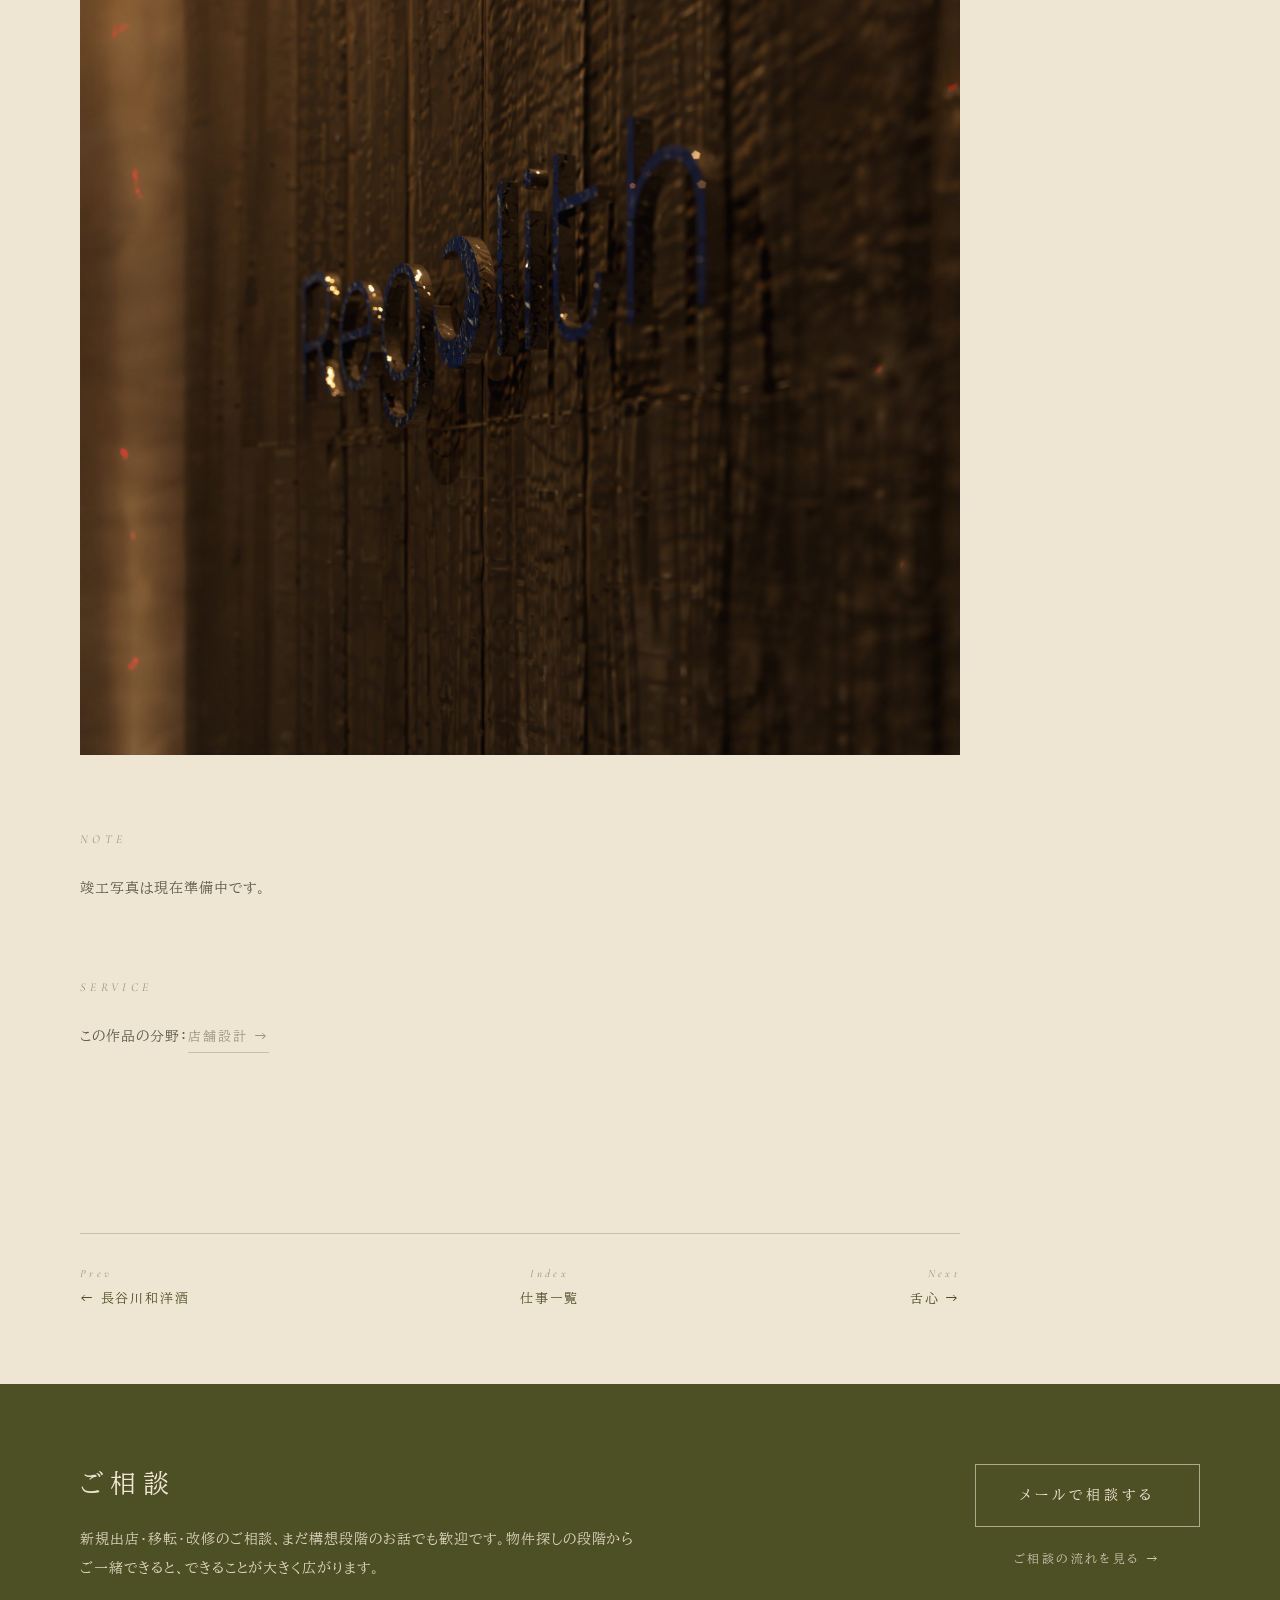
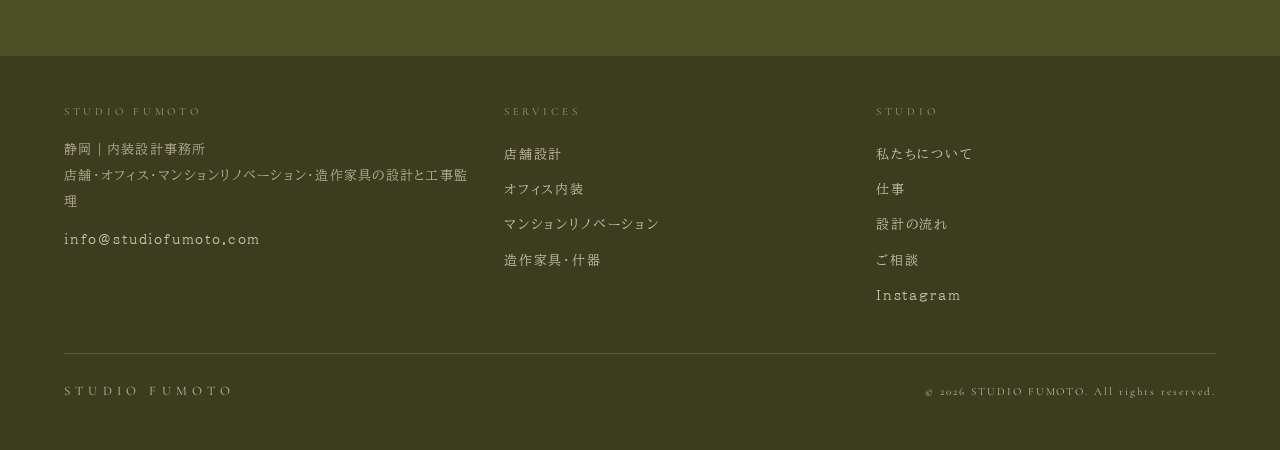
<file: works/regolith/index.html>
<!DOCTYPE html>
<html lang="ja">
<head>
<meta charset="UTF-8">
<meta name="viewport" content="width=device-width, initial-scale=1.0">
<title>Regolith｜フレンチ｜静岡県静岡市｜STUDIO FUMOTO</title>
<meta name="description" content="静岡市のフレンチレストラン Regolith の店舗設計。外の喧騒を削ぎ落とし、一皿に没頭できる大人のための空間。STUDIO FUMOTO による内装設計・工事監理。">
<link rel="canonical" href="https://studiofumoto.com/works/regolith/">
<meta property="og:type" content="article">
<meta property="og:site_name" content="STUDIO FUMOTO">
<meta property="og:title" content="Regolith｜フレンチ｜静岡県静岡市｜STUDIO FUMOTO">
<meta property="og:description" content="静岡市のフレンチレストラン Regolith の店舗設計。外の喧騒を削ぎ落とし、一皿に没頭できる大人のための空間。STUDIO FUMOTO による内装設計・工事監理。">
<meta property="og:url" content="https://studiofumoto.com/works/regolith/">
<meta property="og:image" content="https://studiofumoto.com/images/regolith_cg_4.jpg">
<meta property="og:locale" content="ja_JP">
<meta name="twitter:card" content="summary_large_image">
<link rel="preconnect" href="https://fonts.googleapis.com">
<link rel="preconnect" href="https://fonts.gstatic.com" crossorigin>
<link href="https://fonts.googleapis.com/css2?family=BIZ+UDPMincho&family=Cormorant+Garamond:ital,wght@0,400;0,500;1,400&display=swap" rel="stylesheet">
<link rel="stylesheet" href="/assets/site.css">
<script type="application/ld+json">
{
 "@context": "https://schema.org",
 "@type": "BreadcrumbList",
 "itemListElement": [
  {
   "@type": "ListItem",
   "position": 1,
   "name": "STUDIO FUMOTO",
   "item": "https://studiofumoto.com/"
  },
  {
   "@type": "ListItem",
   "position": 2,
   "name": "仕事",
   "item": "https://studiofumoto.com/#work"
  },
  {
   "@type": "ListItem",
   "position": 3,
   "name": "Regolith",
   "item": "https://studiofumoto.com/works/regolith/"
  }
 ]
}
</script>
<script type="application/ld+json">
{
 "@context": "https://schema.org",
 "@type": "CreativeWork",
 "name": "Regolith",
 "description": "静岡市のフレンチレストラン Regolith の店舗設計。外の喧騒を削ぎ落とし、一皿に没頭できる大人のための空間。STUDIO FUMOTO による内装設計・工事監理。",
 "url": "https://studiofumoto.com/works/regolith/",
 "image": "https://studiofumoto.com/images/regolith_cg_4.jpg",
 "creator": {
  "@type": "ProfessionalService",
  "name": "STUDIO FUMOTO",
  "url": "https://studiofumoto.com/"
 },
 "locationCreated": {
  "@type": "Place",
  "name": "静岡県静岡市"
 }
}
</script>
</head>
<body>

<header id="header" class="sub">
  <a class="logo" href="/" aria-label="STUDIO FUMOTO トップへ"><span class="en">STUDIO FUMOTO</span></a>
  <nav class="main" aria-label="サイト内メニュー"><a href="/about/">私たちについて</a><a href="/#work" class="current">仕事</a><a href="/#services">できること</a><a href="/flow/">設計の流れ</a><a href="/contact/">ご相談</a></nav>
  <button class="menu-btn" id="menuBtn" aria-label="メニューを開く" aria-expanded="false">MENU</button>
</header>
<div class="menu" id="menu" aria-hidden="true">
  <div class="menu-head"><span class="en">STUDIO FUMOTO</span><button class="menu-close" id="menuClose" aria-label="メニューを閉じる">CLOSE</button></div>
  <ul class="menu-list">
    <li><a href="/"><span class="jp">トップ</span><span class="en">Top</span></a></li>
    <li><a href="/about/"><span class="jp">私たちについて</span><span class="en">About</span></a></li>
    <li><a href="/#work"><span class="jp">仕事</span><span class="en">Work</span></a></li>
    <li><a href="/#services"><span class="jp">できること</span><span class="en">Services</span></a></li>
    <li class="sublist"><a href="/shop/">店舗設計</a><a href="/office/">オフィス内装</a><a href="/renovation/">リノベーション</a><a href="/furniture/">造作家具・什器</a></li>
    <li><a href="/flow/"><span class="jp">設計の流れ</span><span class="en">Flow</span></a></li>
    <li><a href="/contact/"><span class="jp">ご相談</span><span class="en">Contact</span></a></li>
  </ul>
  <div class="menu-foot">静岡｜内装設計事務所</div>
</div>

<main class="page">
  <section class="crumbwrap"><div class="inner">
    <div class="crumb"><a href="/">STUDIO FUMOTO</a><span>/</span><a href="/#work">仕事</a><span>/</span><a href="/works/regolith/">Regolith</a></div>
  </div></section>
  <section class="first">
    <div class="inner workpage">
<div class="detail-inner"><h1>Regolith</h1><div class="detail-meta">フレンチ｜静岡県静岡市｜51.54㎡</div><div class="detail-label">CONCEPT</div><div class="concept-title">純化 ―じゅんか―</div><div class="detail-concept"><p>外の喧騒を抜け、店内に足を踏み入れた瞬間から、日常のノイズが静かに削ぎ落とされる。</p><p>空間の深さを活かして重ねた層が、非日常の景色を演出する。</p><p>情報を削ぎ落とした静かな店内で、研ぎ澄まされた感覚のすべてを「一皿」へと向ける。</p><p>心から美食に没頭できる、大人のための特別な場所を目指す。</p></div><div class="detail-label">PERSPECTIVE</div><figure class="detail-figure"><img src="/images/regolith_cg_1.jpg" alt="Regolith フレンチ CGパース 1" loading="eager"></figure><figure class="detail-figure"><img src="/images/regolith_cg_2.jpg" alt="Regolith フレンチ CGパース 2" loading="lazy"></figure><figure class="detail-figure"><img src="/images/regolith_cg_3.jpg" alt="Regolith フレンチ CGパース 3" loading="lazy"></figure><figure class="detail-figure"><img src="/images/regolith_cg_4.jpg" alt="Regolith フレンチ CGパース 4" loading="lazy"></figure><figure class="detail-figure"><img src="/images/regolith_cg_5.jpg" alt="Regolith フレンチ CGパース 5" loading="lazy"></figure><figure class="detail-figure"><img src="/images/regolith_cg_6.jpg" alt="Regolith フレンチ CGパース 6" loading="lazy"></figure><figure class="detail-figure"><img src="/images/regolith_cg_7.jpg" alt="Regolith フレンチ CGパース 7" loading="lazy"></figure><div class="detail-label">NOTE</div><p class="detail-note">竣工写真は現在準備中です。</p><div class="detail-label">SERVICE</div><p class="detail-note">この作品の分野：<a class="link" href="/shop/">店舗設計 →</a></p></div><div class="worknav">
      <a href="/works/hasegawa/"><span class="en">Prev</span>← 長谷川和洋酒</a>
      <a href="/#work" style="text-align:center"><span class="en">Index</span>仕事一覧</a>
      <a href="/works/zesshin/" style="text-align:right"><span class="en">Next</span>舌心 →</a>
    </div>
    </div>
  </section>
  <section class="cta">
    <div class="inner">
      <div>
        <h2>ご相談</h2>
        <p>新規出店・移転・改修のご相談、まだ構想段階のお話でも歓迎です。物件探しの段階からご一緒できると、できることが大きく広がります。</p>
      </div>
      <div class="btns">
        <a class="btn" href="mailto:info@studiofumoto.com">メールで相談する</a>
        <a class="btn ghost" href="/contact/">ご相談の流れを見る →</a>
      </div>
    </div>
  </section>

</main>

<footer>
  <div class="foot-grid">
    <div>
      <h4>STUDIO FUMOTO</h4>
      <p>静岡｜内装設計事務所<br>店舗・オフィス・マンションリノベーション・造作家具の設計と工事監理</p>
      <p style="margin-top:10px"><a href="mailto:info@studiofumoto.com" style="display:inline">info@studiofumoto.com</a></p>
    </div>
    <div>
      <h4>SERVICES</h4>
      <a href="/shop/">店舗設計</a>
      <a href="/office/">オフィス内装</a>
      <a href="/renovation/">マンションリノベーション</a>
      <a href="/furniture/">造作家具・什器</a>
    </div>
    <div>
      <h4>STUDIO</h4>
      <a href="/about/">私たちについて</a>
      <a href="/#work">仕事</a>
      <a href="/flow/">設計の流れ</a>
      <a href="/contact/">ご相談</a>
      <a href="https://www.instagram.com/studiofumoto/" target="_blank" rel="noopener">Instagram</a>
    </div>
  </div>
  <div class="foot-bottom">
    <span class="en">STUDIO FUMOTO</span>
    <small>© 2026 STUDIO FUMOTO. All rights reserved.</small>
  </div>
</footer>

<script>
  // ---- scroll reveal ----
  const obs=new IntersectionObserver((entries)=>{
    entries.forEach(e=>{if(e.isIntersecting){e.target.classList.add('in');obs.unobserve(e.target);}});
  },{threshold:.15});
  document.querySelectorAll('.reveal').forEach(el=>obs.observe(el));

  // ---- mobile menu ----
  (function(){
    const btn=document.getElementById('menuBtn'),menu=document.getElementById('menu'),cl=document.getElementById('menuClose');
    if(!btn||!menu)return;
    function open(){menu.classList.add('open');menu.setAttribute('aria-hidden','false');btn.setAttribute('aria-expanded','true');document.body.style.overflow='hidden';}
    function close(){menu.classList.remove('open');menu.setAttribute('aria-hidden','true');btn.setAttribute('aria-expanded','false');document.body.style.overflow='';}
    btn.addEventListener('click',open);cl.addEventListener('click',close);
    menu.querySelectorAll('a').forEach(a=>a.addEventListener('click',close));
    document.addEventListener('keydown',e=>{if(e.key==='Escape')close();});
  })();

  // ---- 画像の右クリック・長押し・ドラッグ抑止 ----
  ['contextmenu','dragstart'].forEach(ev=>document.addEventListener(ev,e=>{
    if(e.target&&(e.target.tagName==='IMG'||e.target.closest('.ph,.detail-figure,.key-figure,.hero')))e.preventDefault();
  }));
</script>
</body>
</html>
</file>
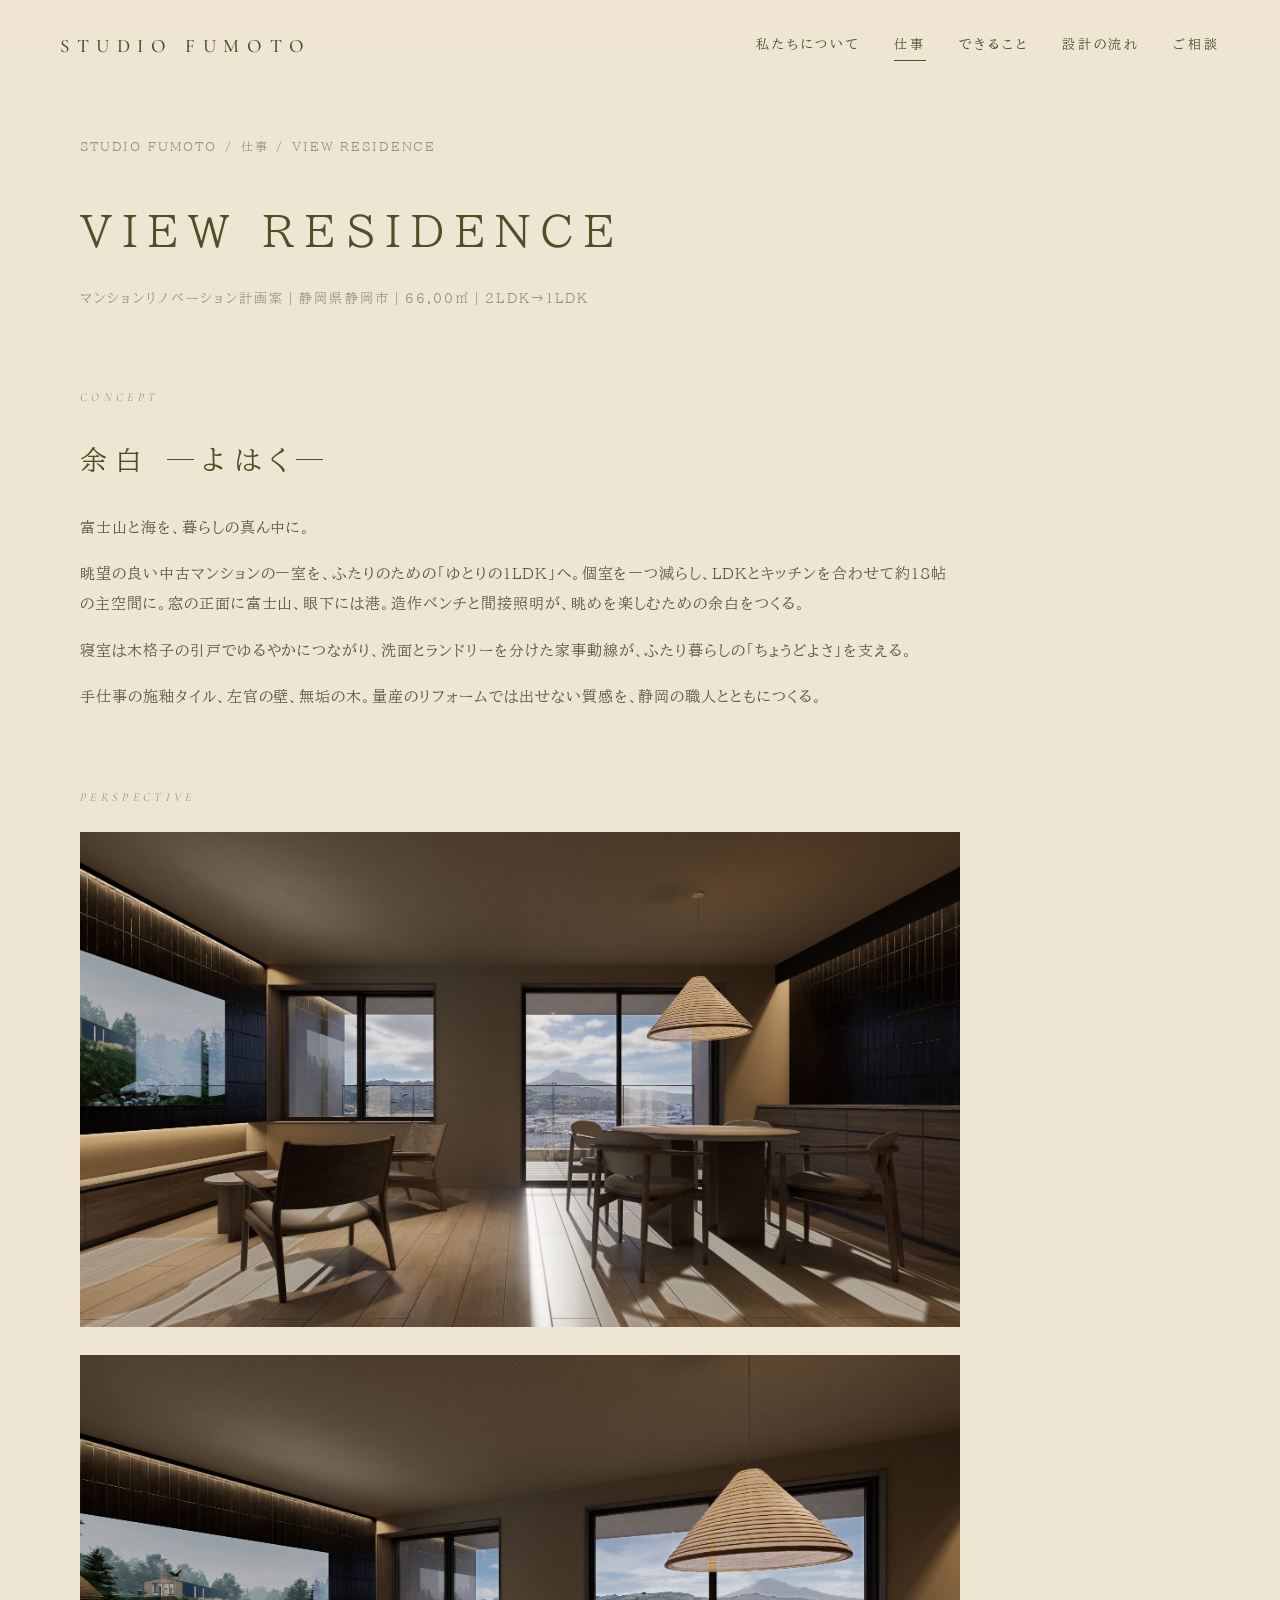
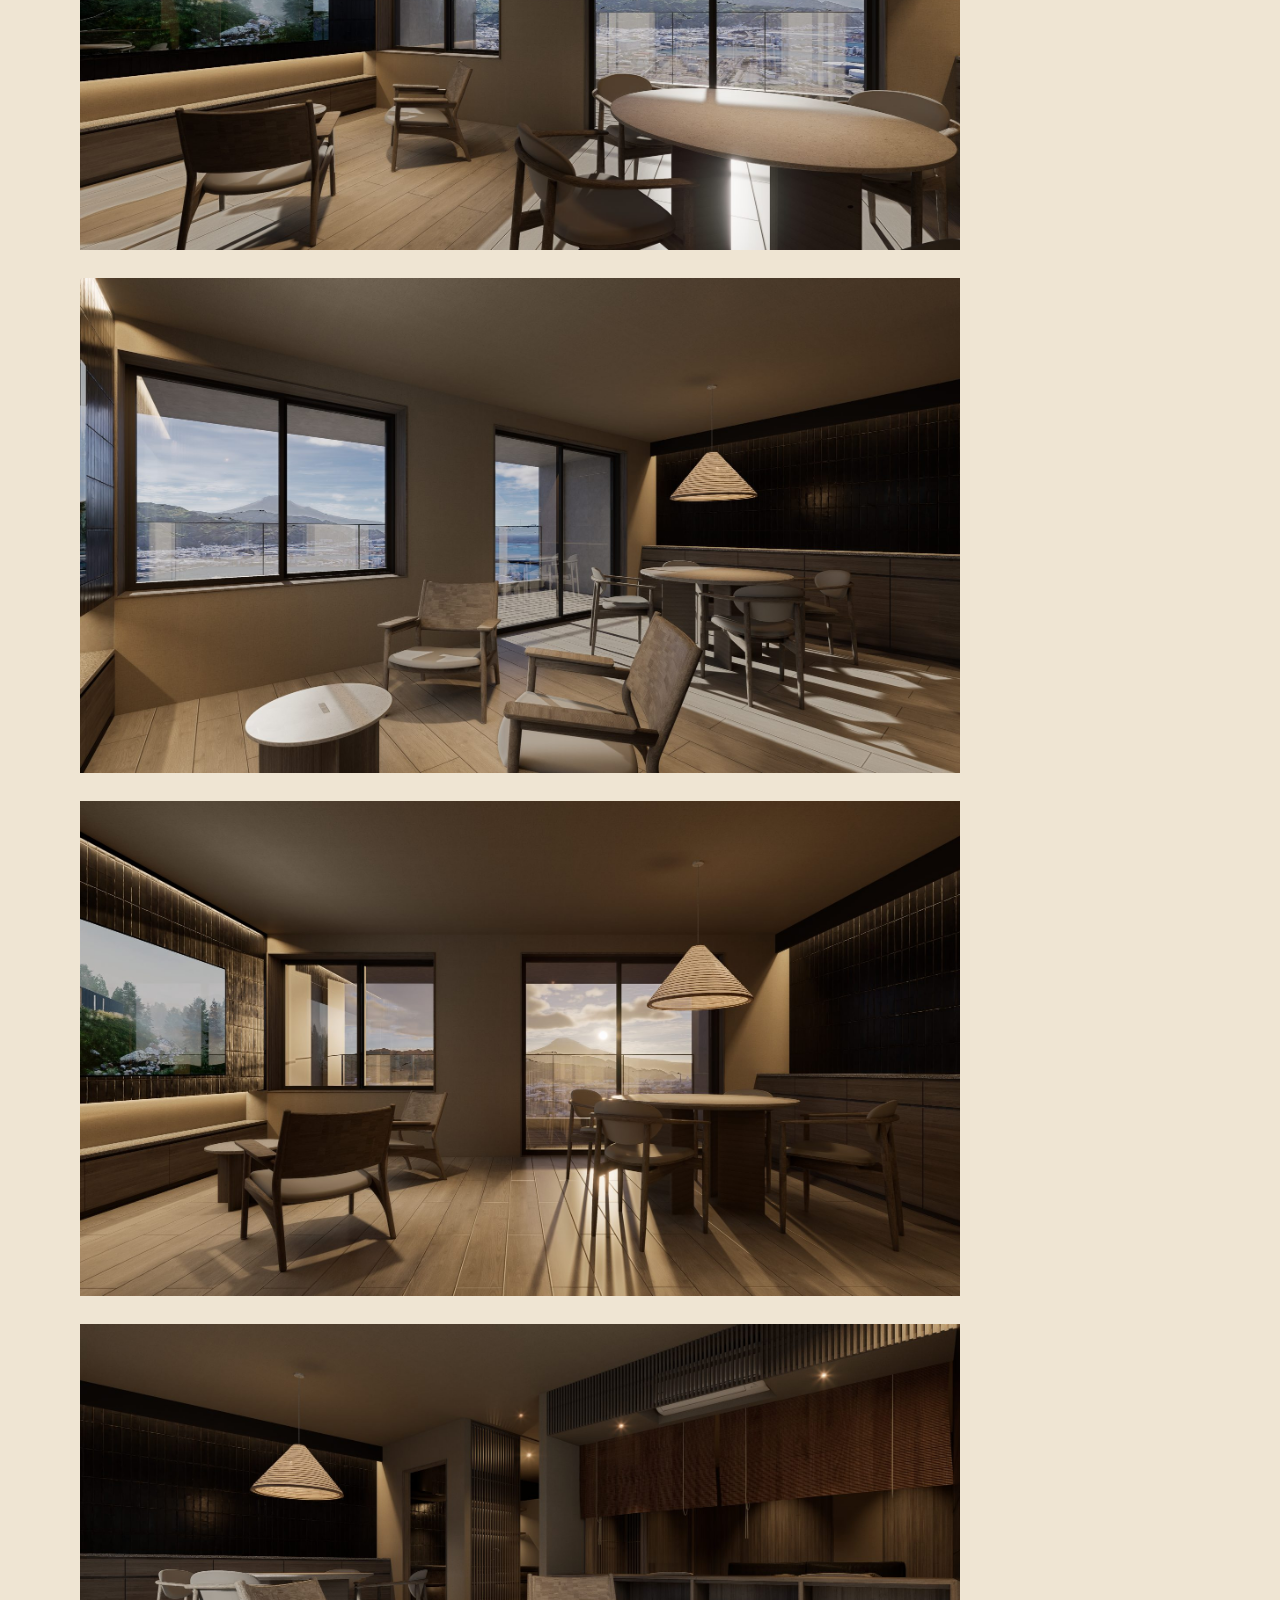
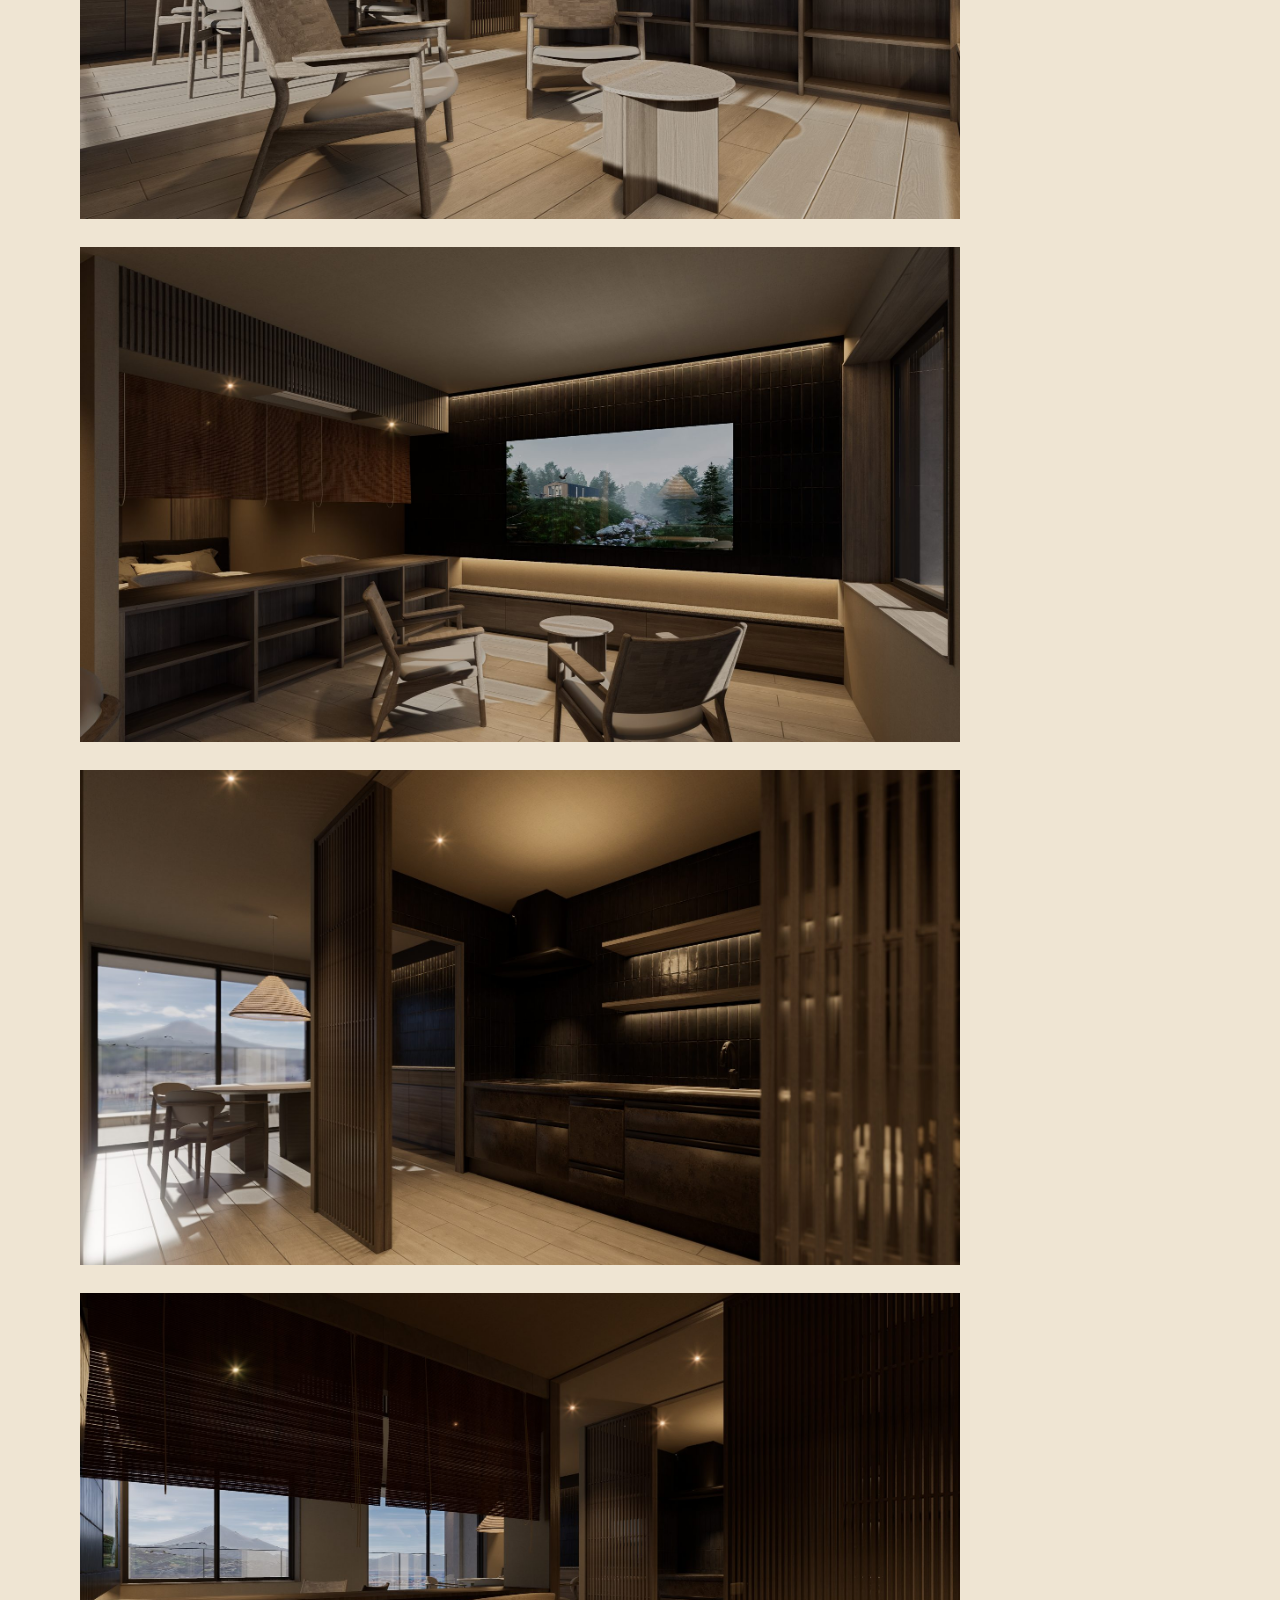
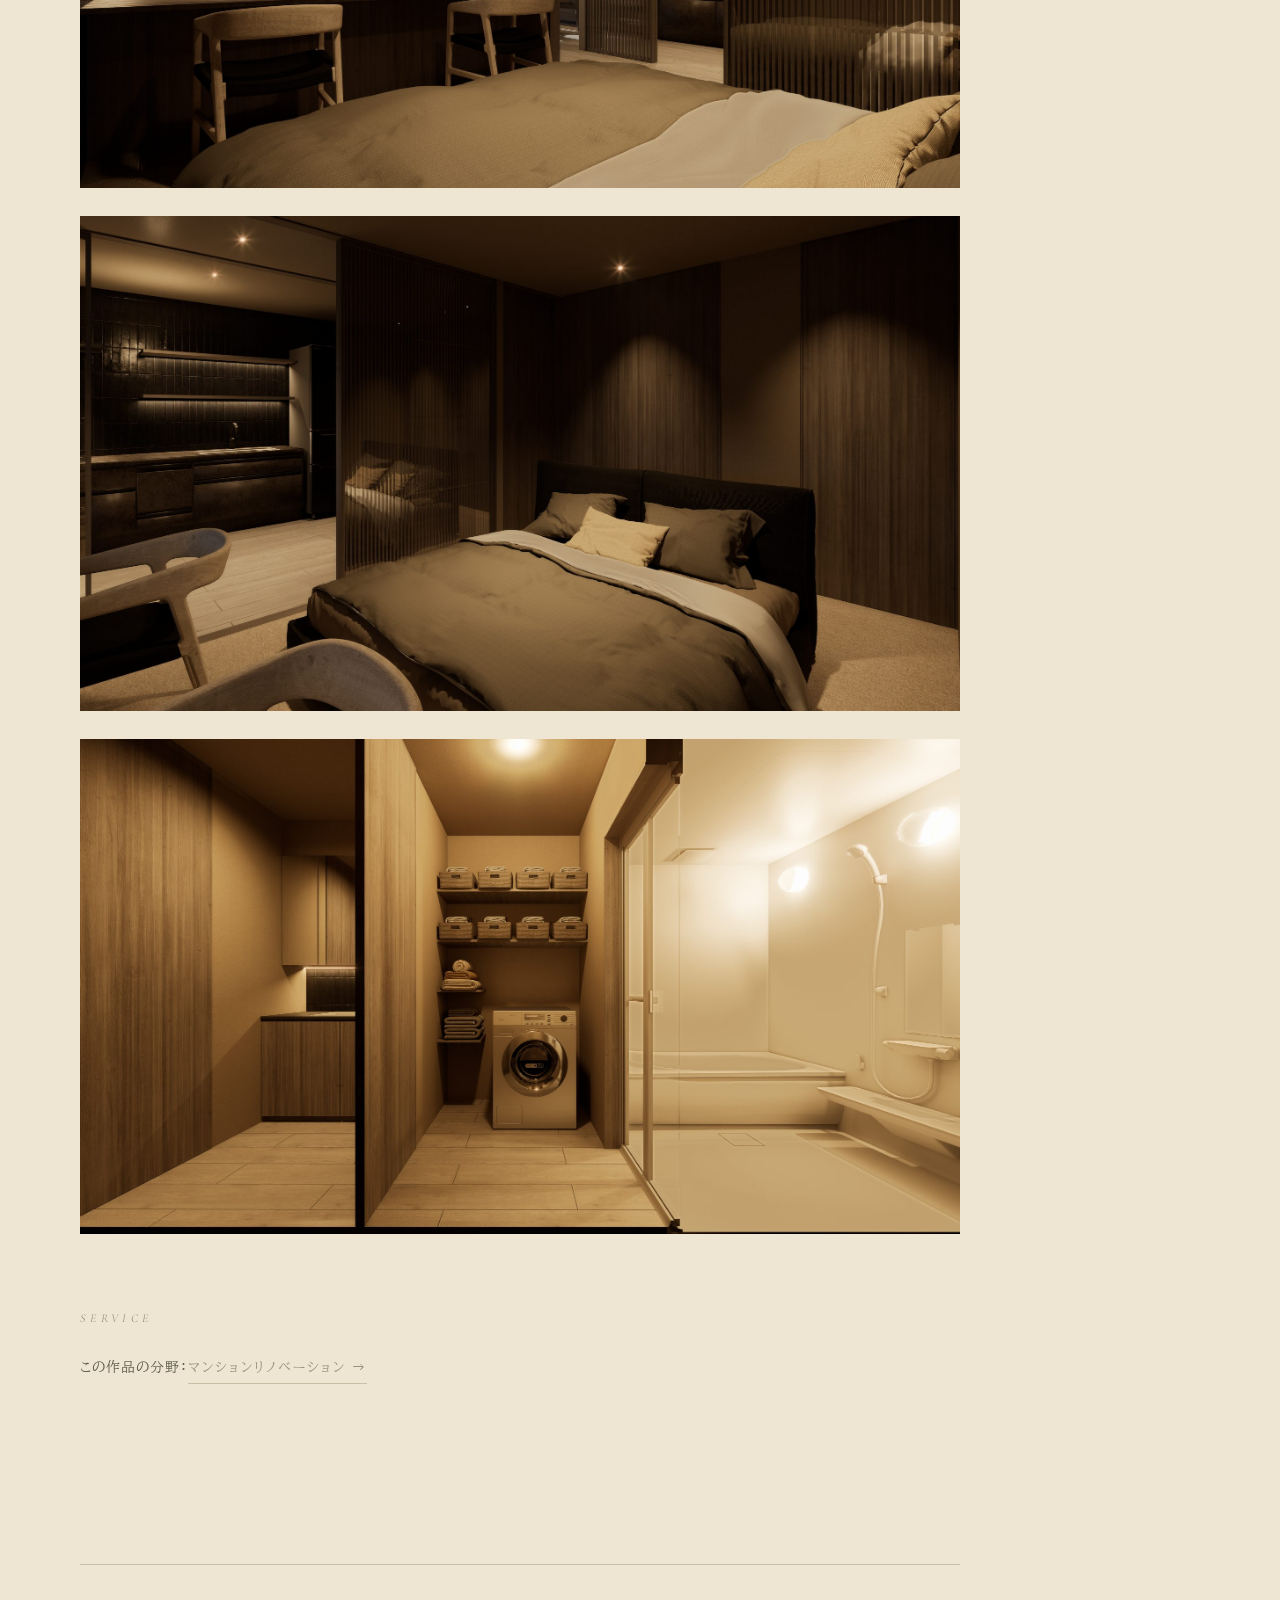
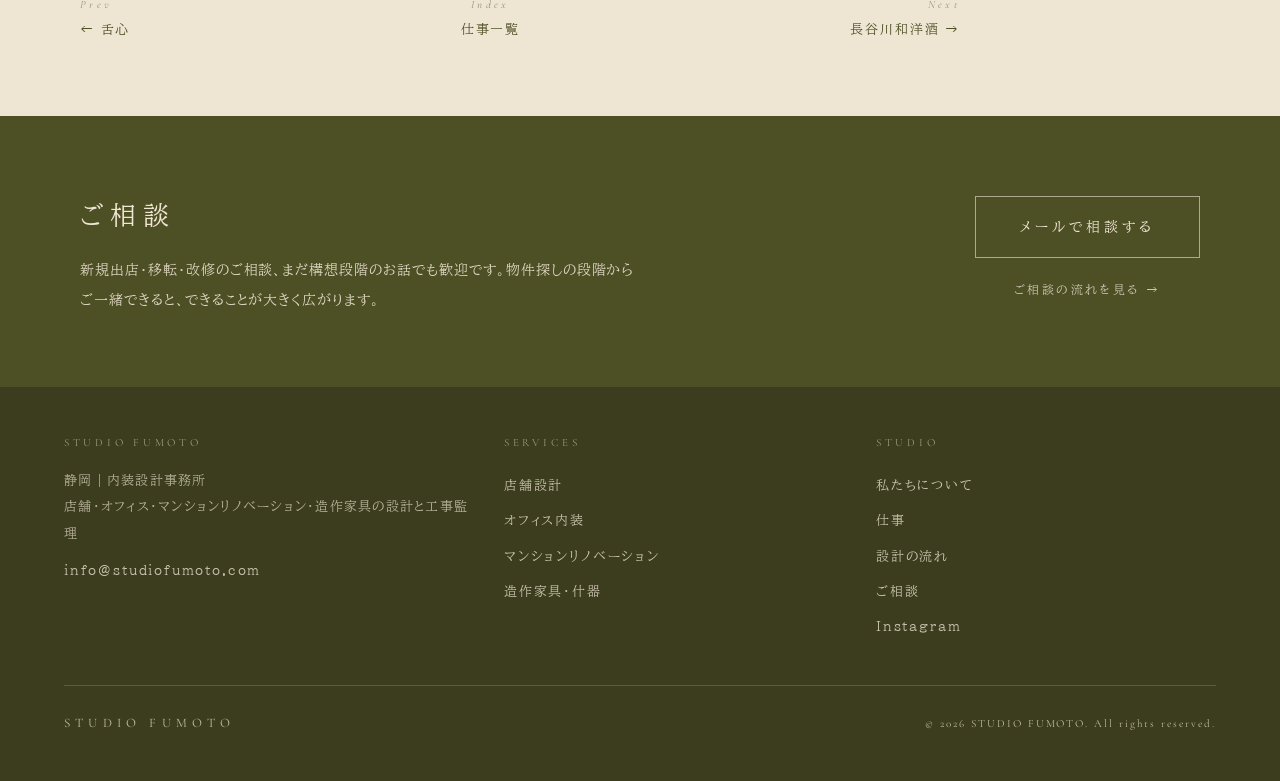
<file: works/renovation/index.html>
<!DOCTYPE html>
<html lang="ja">
<head>
<meta charset="UTF-8">
<meta name="viewport" content="width=device-width, initial-scale=1.0">
<title>VIEW RESIDENCE｜マンションリノベーション計画案｜静岡県静岡市｜STUDIO FUMOTO</title>
<meta name="description" content="静岡市のマンションリノベーション計画案 VIEW RESIDENCE。2LDKをゆとりの1LDKへ。富士山と海を暮らしの真ん中に据えた、STUDIO FUMOTO の設計提案。">
<link rel="canonical" href="https://studiofumoto.com/works/renovation/">
<meta property="og:type" content="article">
<meta property="og:site_name" content="STUDIO FUMOTO">
<meta property="og:title" content="VIEW RESIDENCE｜マンションリノベーション計画案｜静岡県静岡市｜STUDIO FUMOTO">
<meta property="og:description" content="静岡市のマンションリノベーション計画案 VIEW RESIDENCE。2LDKをゆとりの1LDKへ。富士山と海を暮らしの真ん中に据えた、STUDIO FUMOTO の設計提案。">
<meta property="og:url" content="https://studiofumoto.com/works/renovation/">
<meta property="og:image" content="https://studiofumoto.com/images/reno_cg_1.jpg">
<meta property="og:locale" content="ja_JP">
<meta name="twitter:card" content="summary_large_image">
<link rel="preconnect" href="https://fonts.googleapis.com">
<link rel="preconnect" href="https://fonts.gstatic.com" crossorigin>
<link href="https://fonts.googleapis.com/css2?family=BIZ+UDPMincho&family=Cormorant+Garamond:ital,wght@0,400;0,500;1,400&display=swap" rel="stylesheet">
<link rel="stylesheet" href="/assets/site.css">
<script type="application/ld+json">
{
 "@context": "https://schema.org",
 "@type": "BreadcrumbList",
 "itemListElement": [
  {
   "@type": "ListItem",
   "position": 1,
   "name": "STUDIO FUMOTO",
   "item": "https://studiofumoto.com/"
  },
  {
   "@type": "ListItem",
   "position": 2,
   "name": "仕事",
   "item": "https://studiofumoto.com/#work"
  },
  {
   "@type": "ListItem",
   "position": 3,
   "name": "VIEW RESIDENCE",
   "item": "https://studiofumoto.com/works/renovation/"
  }
 ]
}
</script>
<script type="application/ld+json">
{
 "@context": "https://schema.org",
 "@type": "CreativeWork",
 "name": "VIEW RESIDENCE",
 "description": "静岡市のマンションリノベーション計画案 VIEW RESIDENCE。2LDKをゆとりの1LDKへ。富士山と海を暮らしの真ん中に据えた、STUDIO FUMOTO の設計提案。",
 "url": "https://studiofumoto.com/works/renovation/",
 "image": "https://studiofumoto.com/images/reno_cg_1.jpg",
 "creator": {
  "@type": "ProfessionalService",
  "name": "STUDIO FUMOTO",
  "url": "https://studiofumoto.com/"
 },
 "locationCreated": {
  "@type": "Place",
  "name": "静岡県静岡市"
 }
}
</script>
</head>
<body>

<header id="header" class="sub">
  <a class="logo" href="/" aria-label="STUDIO FUMOTO トップへ"><span class="en">STUDIO FUMOTO</span></a>
  <nav class="main" aria-label="サイト内メニュー"><a href="/about/">私たちについて</a><a href="/#work" class="current">仕事</a><a href="/#services">できること</a><a href="/flow/">設計の流れ</a><a href="/contact/">ご相談</a></nav>
  <button class="menu-btn" id="menuBtn" aria-label="メニューを開く" aria-expanded="false">MENU</button>
</header>
<div class="menu" id="menu" aria-hidden="true">
  <div class="menu-head"><span class="en">STUDIO FUMOTO</span><button class="menu-close" id="menuClose" aria-label="メニューを閉じる">CLOSE</button></div>
  <ul class="menu-list">
    <li><a href="/"><span class="jp">トップ</span><span class="en">Top</span></a></li>
    <li><a href="/about/"><span class="jp">私たちについて</span><span class="en">About</span></a></li>
    <li><a href="/#work"><span class="jp">仕事</span><span class="en">Work</span></a></li>
    <li><a href="/#services"><span class="jp">できること</span><span class="en">Services</span></a></li>
    <li class="sublist"><a href="/shop/">店舗設計</a><a href="/office/">オフィス内装</a><a href="/renovation/">リノベーション</a><a href="/furniture/">造作家具・什器</a></li>
    <li><a href="/flow/"><span class="jp">設計の流れ</span><span class="en">Flow</span></a></li>
    <li><a href="/contact/"><span class="jp">ご相談</span><span class="en">Contact</span></a></li>
  </ul>
  <div class="menu-foot">静岡｜内装設計事務所</div>
</div>

<main class="page">
  <section class="crumbwrap"><div class="inner">
    <div class="crumb"><a href="/">STUDIO FUMOTO</a><span>/</span><a href="/#work">仕事</a><span>/</span><a href="/works/renovation/">VIEW RESIDENCE</a></div>
  </div></section>
  <section class="first">
    <div class="inner workpage">
<div class="detail-inner"><h1>VIEW RESIDENCE</h1><div class="detail-meta">マンションリノベーション計画案｜静岡県静岡市｜66.00㎡｜2LDK→1LDK</div><div class="detail-label">CONCEPT</div><div class="concept-title">余白 ―よはく―</div><div class="detail-concept"><p>富士山と海を、暮らしの真ん中に。</p><p>眺望の良い中古マンションの一室を、ふたりのための「ゆとりの1LDK」へ。個室を一つ減らし、LDKとキッチンを合わせて約18帖の主空間に。窓の正面に富士山、眼下には港。造作ベンチと間接照明が、眺めを楽しむための余白をつくる。</p><p>寝室は木格子の引戸でゆるやかにつながり、洗面とランドリーを分けた家事動線が、ふたり暮らしの「ちょうどよさ」を支える。</p><p>手仕事の施釉タイル、左官の壁、無垢の木。量産のリフォームでは出せない質感を、静岡の職人とともにつくる。</p></div><div class="detail-label">PERSPECTIVE</div><figure class="detail-figure"><img src="/images/reno_cg_1.jpg" alt="VIEW RESIDENCE マンションリノベーション計画案 CGパース 1" loading="eager"></figure><figure class="detail-figure"><img src="/images/reno_cg_2.jpg" alt="VIEW RESIDENCE マンションリノベーション計画案 CGパース 2" loading="lazy"></figure><figure class="detail-figure"><img src="/images/reno_cg_3.jpg" alt="VIEW RESIDENCE マンションリノベーション計画案 CGパース 3" loading="lazy"></figure><figure class="detail-figure"><img src="/images/reno_cg_4.jpg" alt="VIEW RESIDENCE マンションリノベーション計画案 CGパース 4" loading="lazy"></figure><figure class="detail-figure"><img src="/images/reno_cg_5.jpg" alt="VIEW RESIDENCE マンションリノベーション計画案 CGパース 5" loading="lazy"></figure><figure class="detail-figure"><img src="/images/reno_cg_6.jpg" alt="VIEW RESIDENCE マンションリノベーション計画案 CGパース 6" loading="lazy"></figure><figure class="detail-figure"><img src="/images/reno_cg_7.jpg" alt="VIEW RESIDENCE マンションリノベーション計画案 CGパース 7" loading="lazy"></figure><figure class="detail-figure"><img src="/images/reno_cg_8.jpg" alt="VIEW RESIDENCE マンションリノベーション計画案 CGパース 8" loading="lazy"></figure><figure class="detail-figure"><img src="/images/reno_cg_9.jpg" alt="VIEW RESIDENCE マンションリノベーション計画案 CGパース 9" loading="lazy"></figure><figure class="detail-figure"><img src="/images/reno_cg_10.jpg" alt="VIEW RESIDENCE マンションリノベーション計画案 CGパース 10" loading="lazy"></figure><div class="detail-label">SERVICE</div><p class="detail-note">この作品の分野：<a class="link" href="/renovation/">マンションリノベーション →</a></p></div><div class="worknav">
      <a href="/works/zesshin/"><span class="en">Prev</span>← 舌心</a>
      <a href="/#work" style="text-align:center"><span class="en">Index</span>仕事一覧</a>
      <a href="/works/hasegawa/" style="text-align:right"><span class="en">Next</span>長谷川和洋酒 →</a>
    </div>
    </div>
  </section>
  <section class="cta">
    <div class="inner">
      <div>
        <h2>ご相談</h2>
        <p>新規出店・移転・改修のご相談、まだ構想段階のお話でも歓迎です。物件探しの段階からご一緒できると、できることが大きく広がります。</p>
      </div>
      <div class="btns">
        <a class="btn" href="mailto:info@studiofumoto.com">メールで相談する</a>
        <a class="btn ghost" href="/contact/">ご相談の流れを見る →</a>
      </div>
    </div>
  </section>

</main>

<footer>
  <div class="foot-grid">
    <div>
      <h4>STUDIO FUMOTO</h4>
      <p>静岡｜内装設計事務所<br>店舗・オフィス・マンションリノベーション・造作家具の設計と工事監理</p>
      <p style="margin-top:10px"><a href="mailto:info@studiofumoto.com" style="display:inline">info@studiofumoto.com</a></p>
    </div>
    <div>
      <h4>SERVICES</h4>
      <a href="/shop/">店舗設計</a>
      <a href="/office/">オフィス内装</a>
      <a href="/renovation/">マンションリノベーション</a>
      <a href="/furniture/">造作家具・什器</a>
    </div>
    <div>
      <h4>STUDIO</h4>
      <a href="/about/">私たちについて</a>
      <a href="/#work">仕事</a>
      <a href="/flow/">設計の流れ</a>
      <a href="/contact/">ご相談</a>
      <a href="https://www.instagram.com/studiofumoto/" target="_blank" rel="noopener">Instagram</a>
    </div>
  </div>
  <div class="foot-bottom">
    <span class="en">STUDIO FUMOTO</span>
    <small>© 2026 STUDIO FUMOTO. All rights reserved.</small>
  </div>
</footer>

<script>
  // ---- scroll reveal ----
  const obs=new IntersectionObserver((entries)=>{
    entries.forEach(e=>{if(e.isIntersecting){e.target.classList.add('in');obs.unobserve(e.target);}});
  },{threshold:.15});
  document.querySelectorAll('.reveal').forEach(el=>obs.observe(el));

  // ---- mobile menu ----
  (function(){
    const btn=document.getElementById('menuBtn'),menu=document.getElementById('menu'),cl=document.getElementById('menuClose');
    if(!btn||!menu)return;
    function open(){menu.classList.add('open');menu.setAttribute('aria-hidden','false');btn.setAttribute('aria-expanded','true');document.body.style.overflow='hidden';}
    function close(){menu.classList.remove('open');menu.setAttribute('aria-hidden','true');btn.setAttribute('aria-expanded','false');document.body.style.overflow='';}
    btn.addEventListener('click',open);cl.addEventListener('click',close);
    menu.querySelectorAll('a').forEach(a=>a.addEventListener('click',close));
    document.addEventListener('keydown',e=>{if(e.key==='Escape')close();});
  })();

  // ---- 画像の右クリック・長押し・ドラッグ抑止 ----
  ['contextmenu','dragstart'].forEach(ev=>document.addEventListener(ev,e=>{
    if(e.target&&(e.target.tagName==='IMG'||e.target.closest('.ph,.detail-figure,.key-figure,.hero')))e.preventDefault();
  }));
</script>
</body>
</html>
</file>
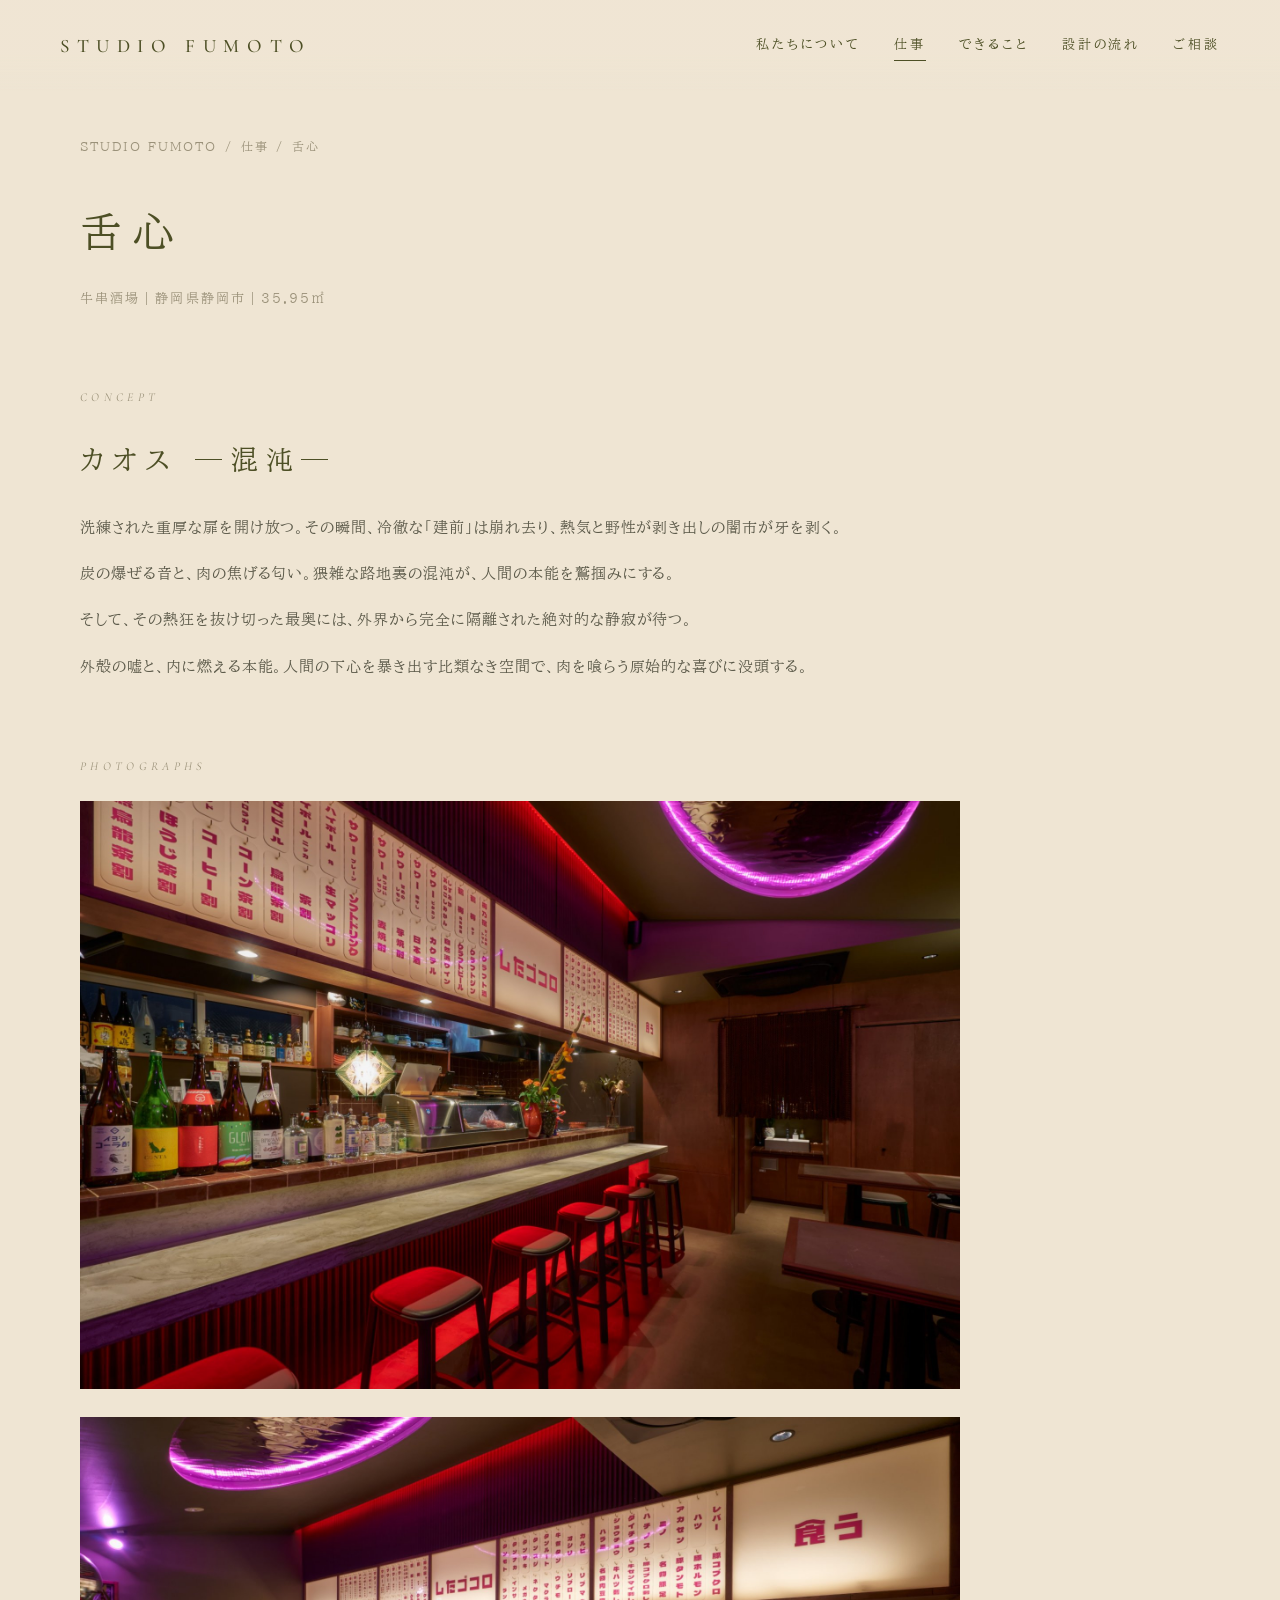
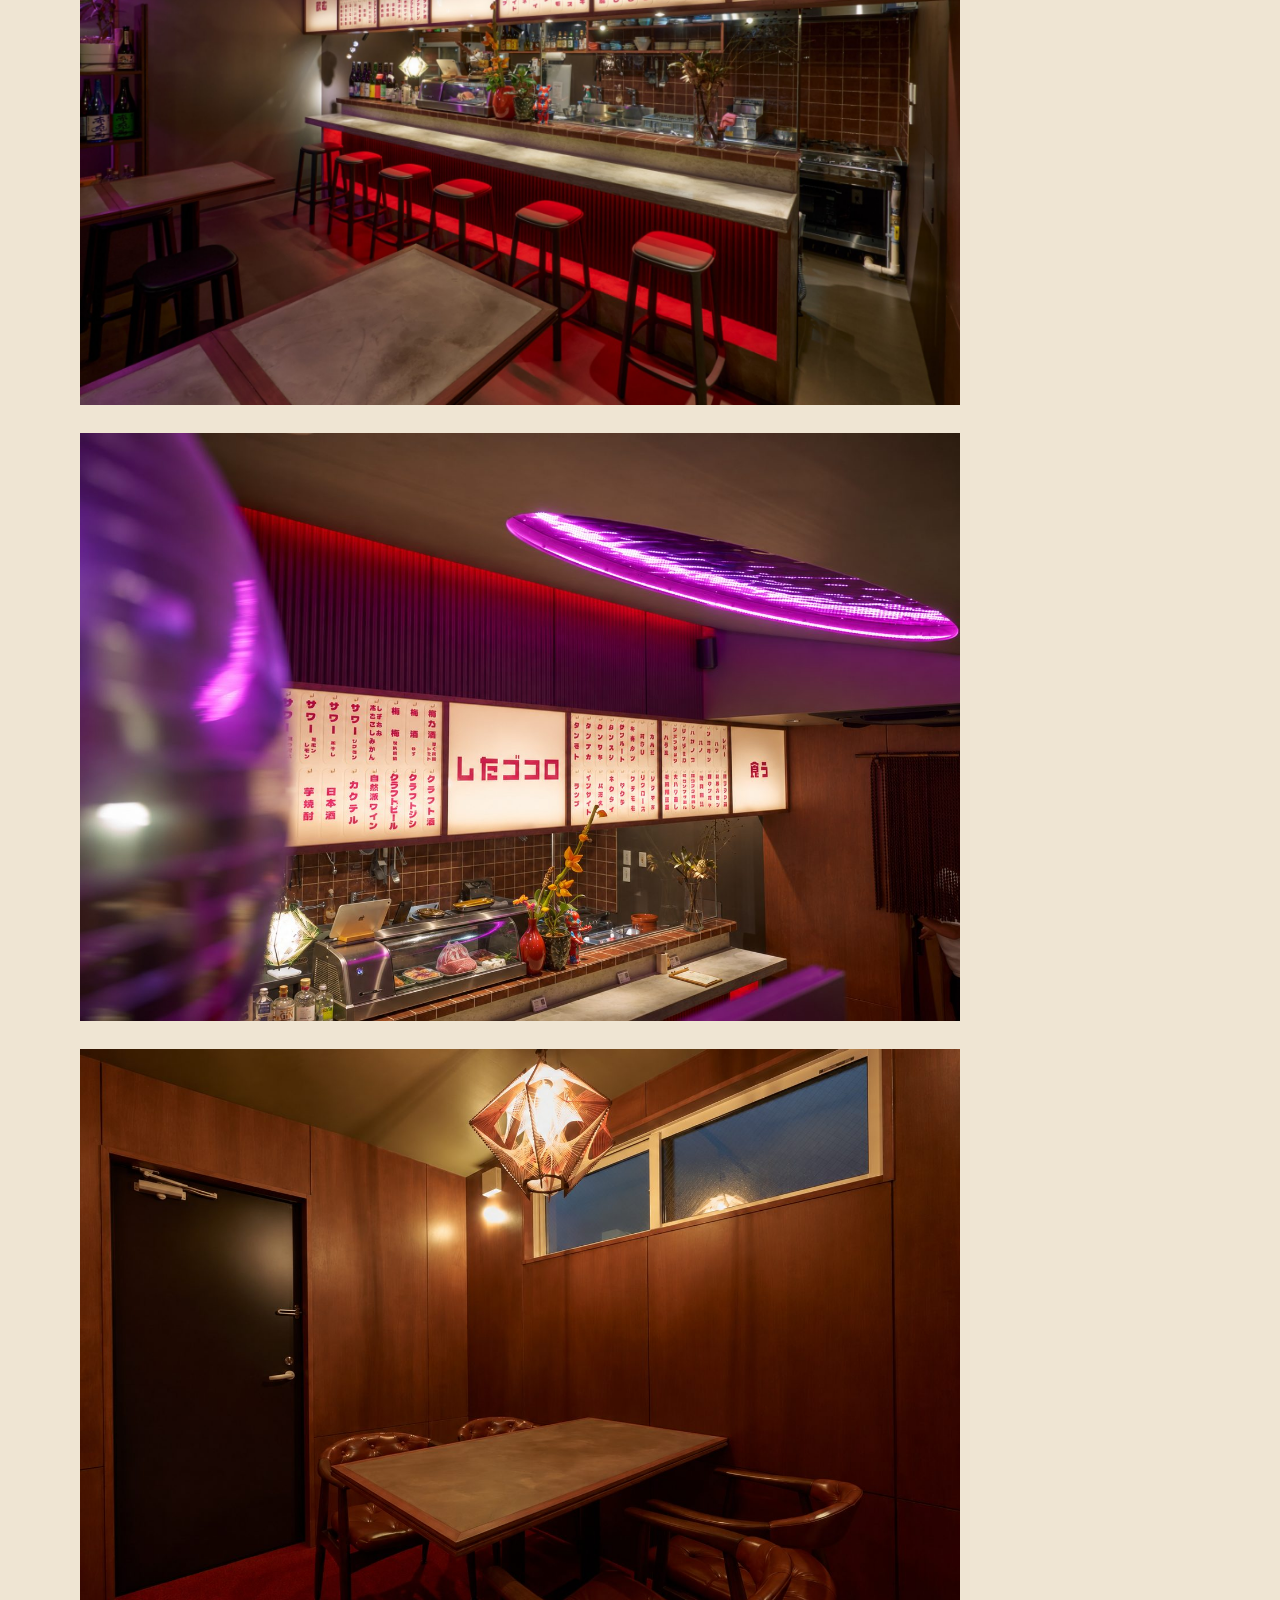
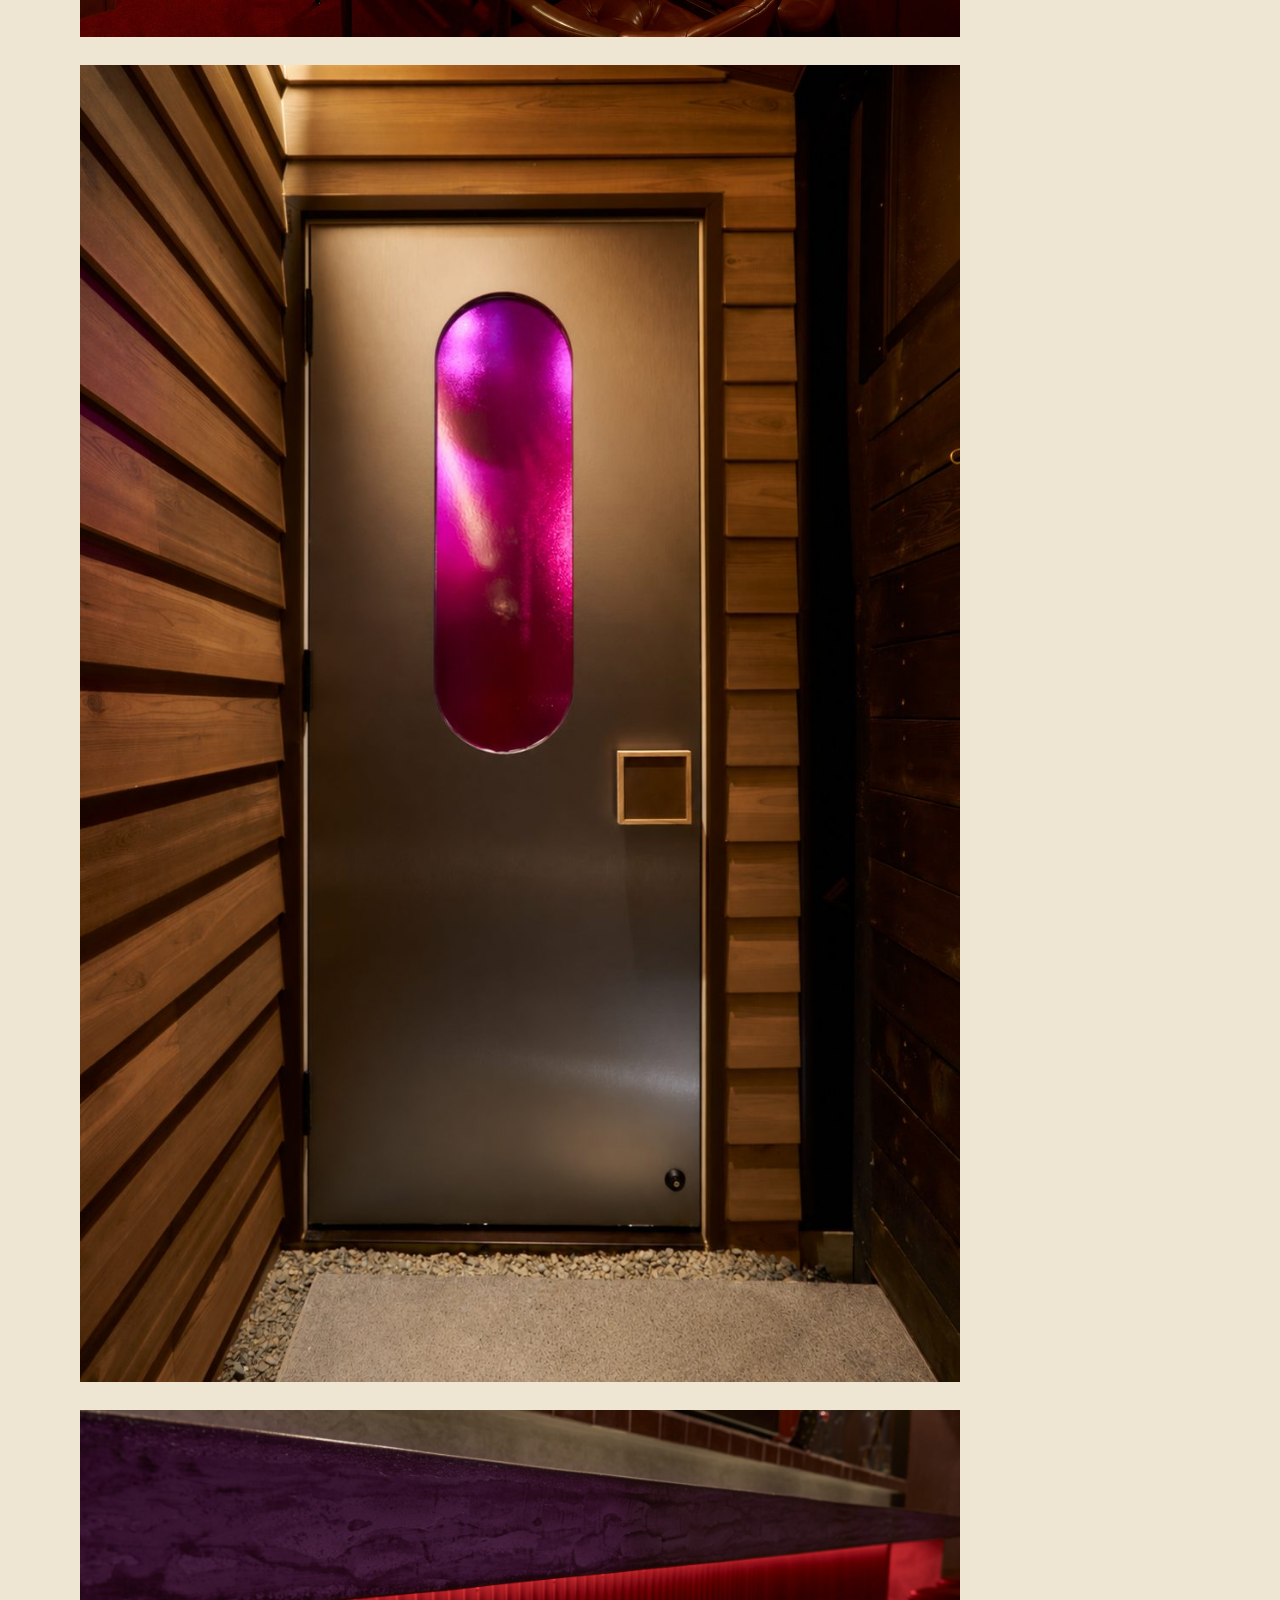
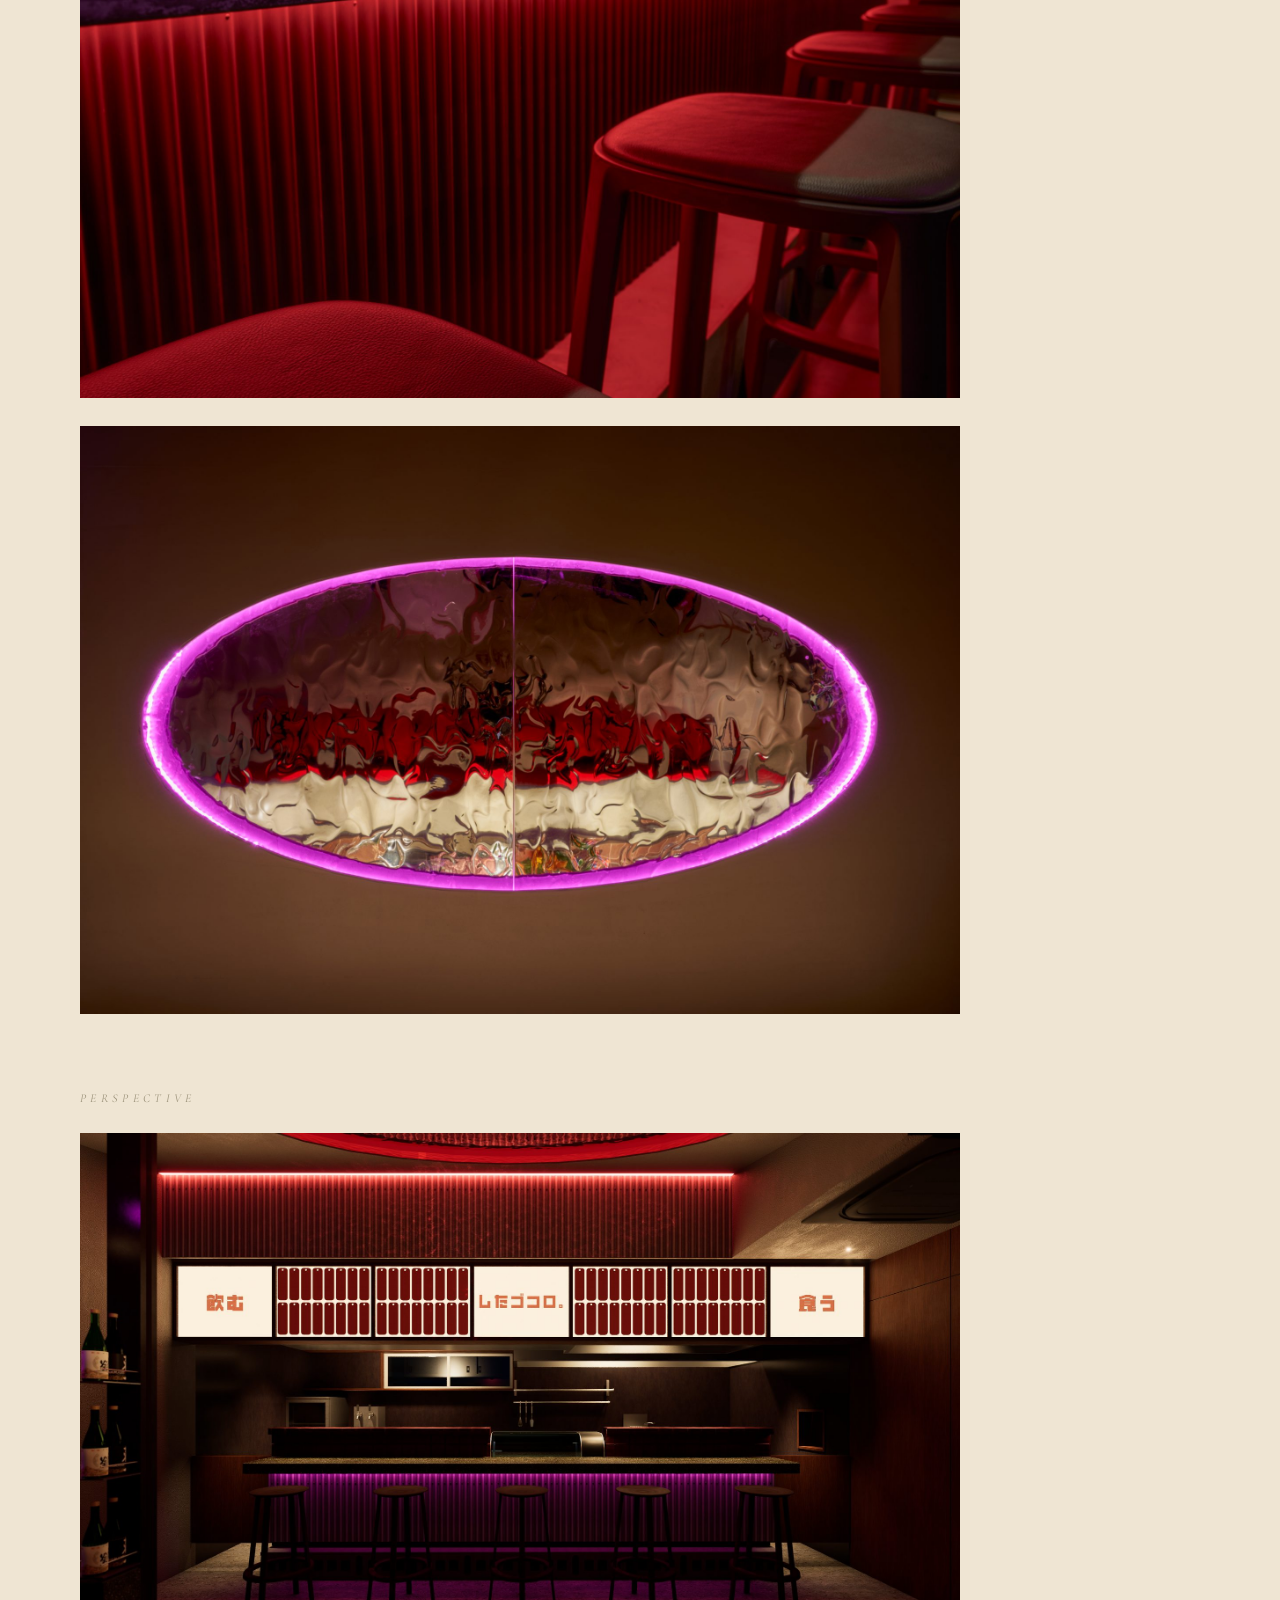
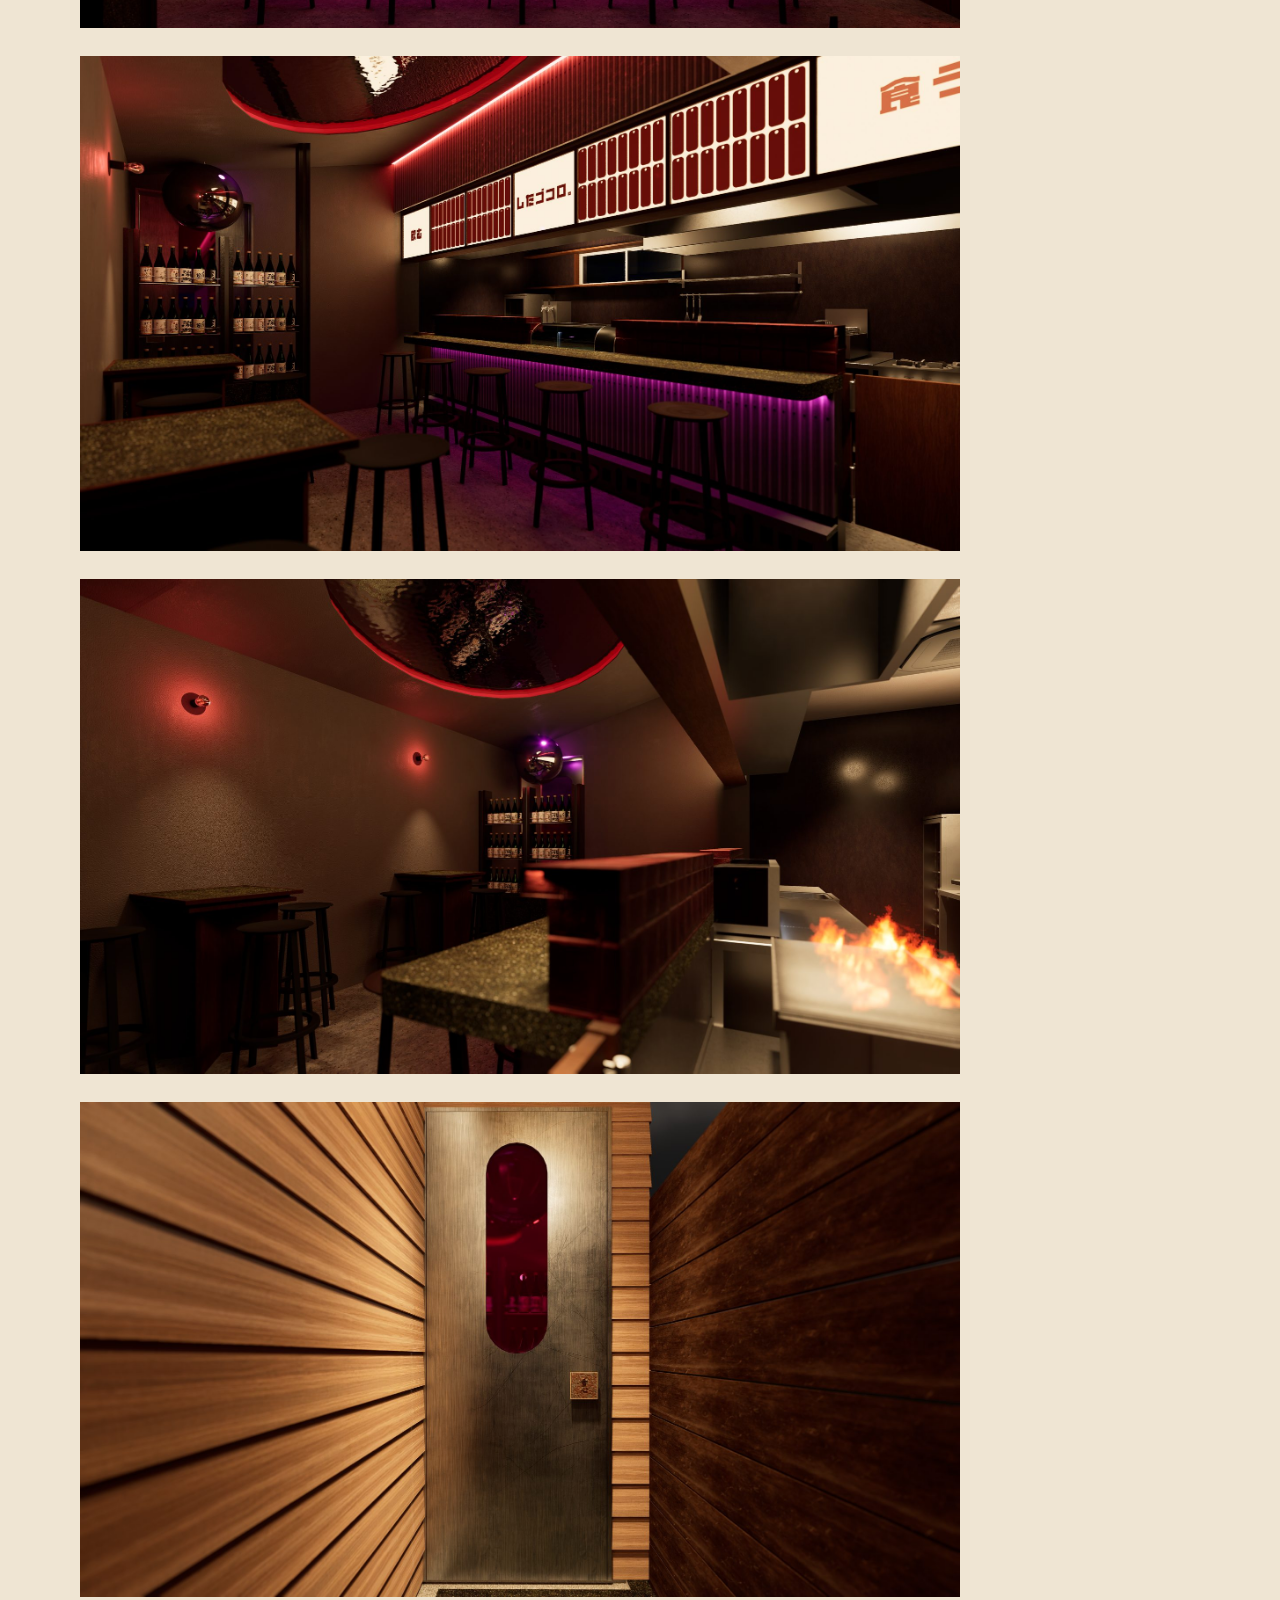
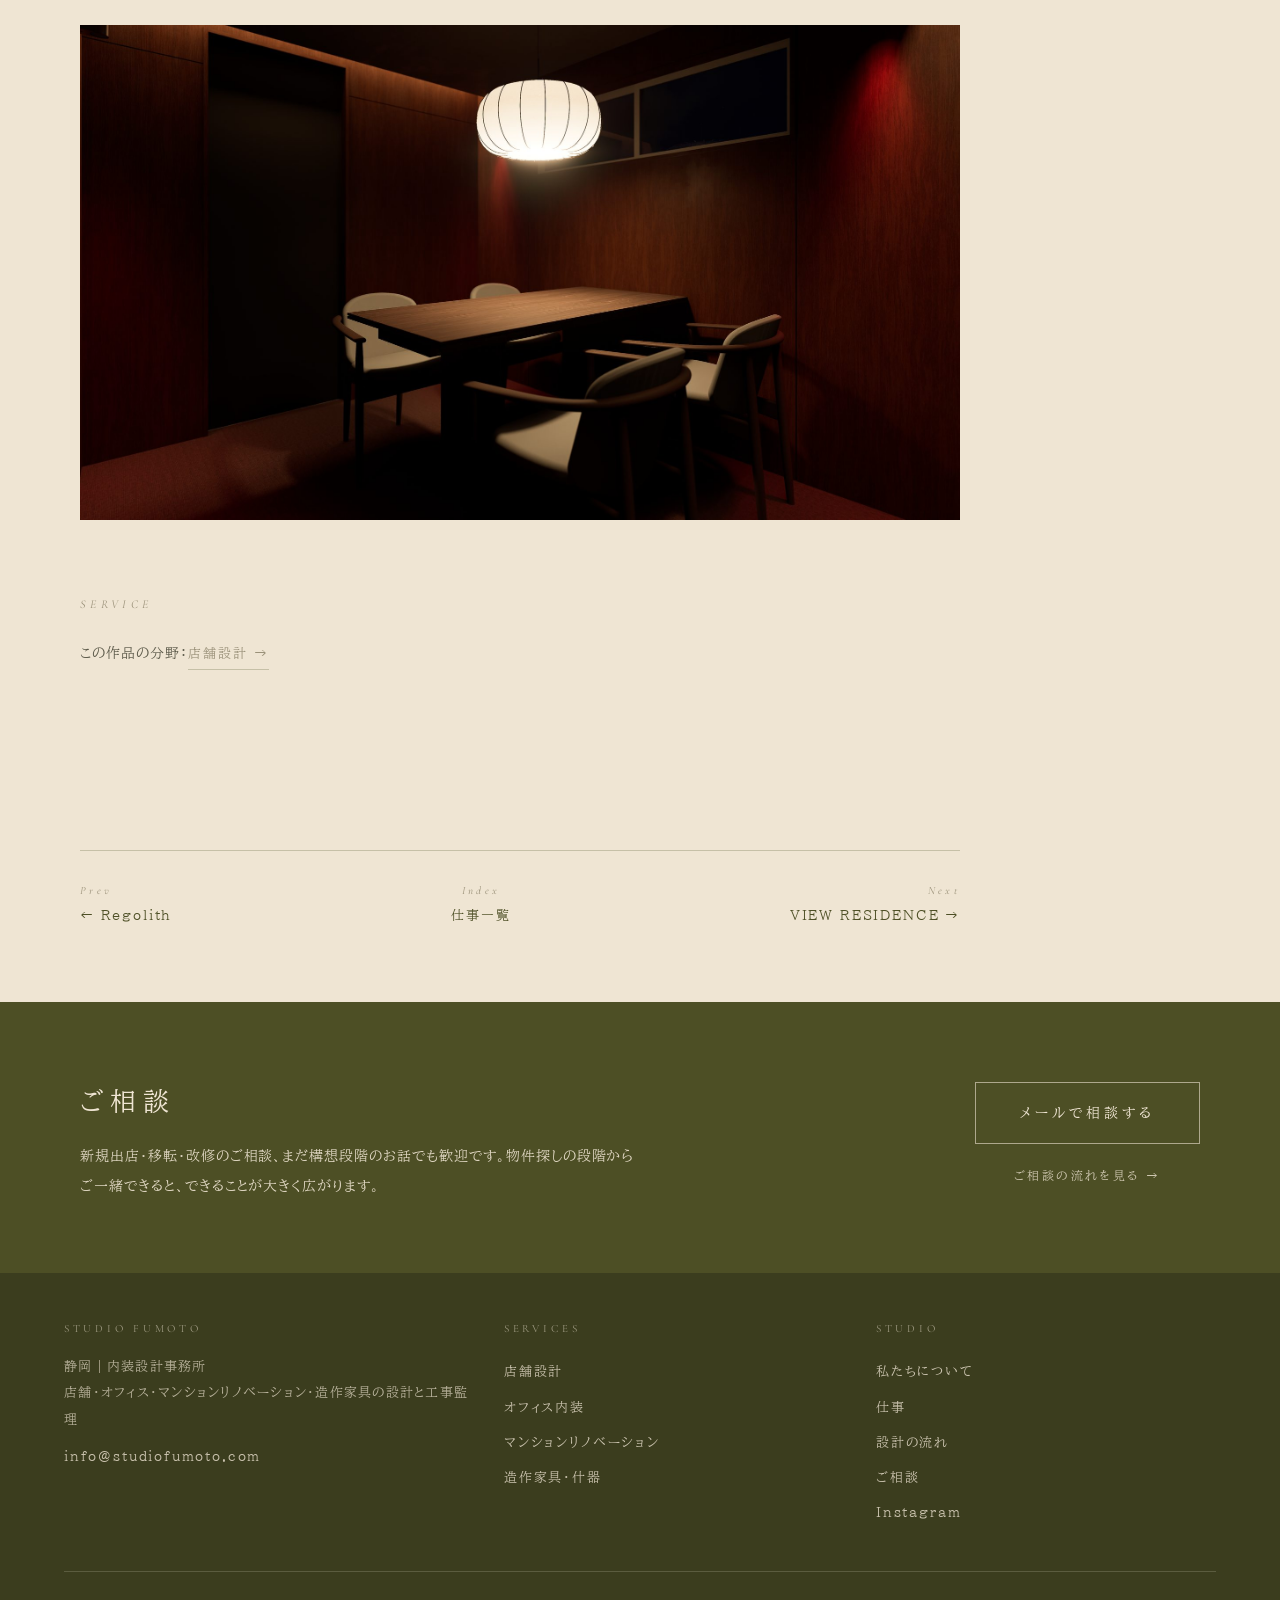
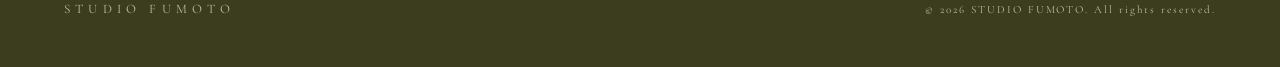
<file: works/zesshin/index.html>
<!DOCTYPE html>
<html lang="ja">
<head>
<meta charset="UTF-8">
<meta name="viewport" content="width=device-width, initial-scale=1.0">
<title>舌心｜牛串酒場｜静岡県静岡市｜STUDIO FUMOTO</title>
<meta name="description" content="静岡市の牛串酒場 舌心の店舗設計。路地裏の混沌と最奥の静寂を対比させた、肉を喰らう喜びに没頭する空間。STUDIO FUMOTO による内装設計・工事監理。">
<link rel="canonical" href="https://studiofumoto.com/works/zesshin/">
<meta property="og:type" content="article">
<meta property="og:site_name" content="STUDIO FUMOTO">
<meta property="og:title" content="舌心｜牛串酒場｜静岡県静岡市｜STUDIO FUMOTO">
<meta property="og:description" content="静岡市の牛串酒場 舌心の店舗設計。路地裏の混沌と最奥の静寂を対比させた、肉を喰らう喜びに没頭する空間。STUDIO FUMOTO による内装設計・工事監理。">
<meta property="og:url" content="https://studiofumoto.com/works/zesshin/">
<meta property="og:image" content="https://studiofumoto.com/images/shitagokoro_3.jpg">
<meta property="og:locale" content="ja_JP">
<meta name="twitter:card" content="summary_large_image">
<link rel="preconnect" href="https://fonts.googleapis.com">
<link rel="preconnect" href="https://fonts.gstatic.com" crossorigin>
<link href="https://fonts.googleapis.com/css2?family=BIZ+UDPMincho&family=Cormorant+Garamond:ital,wght@0,400;0,500;1,400&display=swap" rel="stylesheet">
<link rel="stylesheet" href="/assets/site.css">
<script type="application/ld+json">
{
 "@context": "https://schema.org",
 "@type": "BreadcrumbList",
 "itemListElement": [
  {
   "@type": "ListItem",
   "position": 1,
   "name": "STUDIO FUMOTO",
   "item": "https://studiofumoto.com/"
  },
  {
   "@type": "ListItem",
   "position": 2,
   "name": "仕事",
   "item": "https://studiofumoto.com/#work"
  },
  {
   "@type": "ListItem",
   "position": 3,
   "name": "舌心",
   "item": "https://studiofumoto.com/works/zesshin/"
  }
 ]
}
</script>
<script type="application/ld+json">
{
 "@context": "https://schema.org",
 "@type": "CreativeWork",
 "name": "舌心",
 "description": "静岡市の牛串酒場 舌心の店舗設計。路地裏の混沌と最奥の静寂を対比させた、肉を喰らう喜びに没頭する空間。STUDIO FUMOTO による内装設計・工事監理。",
 "url": "https://studiofumoto.com/works/zesshin/",
 "image": "https://studiofumoto.com/images/shitagokoro_3.jpg",
 "creator": {
  "@type": "ProfessionalService",
  "name": "STUDIO FUMOTO",
  "url": "https://studiofumoto.com/"
 },
 "locationCreated": {
  "@type": "Place",
  "name": "静岡県静岡市"
 }
}
</script>
</head>
<body>

<header id="header" class="sub">
  <a class="logo" href="/" aria-label="STUDIO FUMOTO トップへ"><span class="en">STUDIO FUMOTO</span></a>
  <nav class="main" aria-label="サイト内メニュー"><a href="/about/">私たちについて</a><a href="/#work" class="current">仕事</a><a href="/#services">できること</a><a href="/flow/">設計の流れ</a><a href="/contact/">ご相談</a></nav>
  <button class="menu-btn" id="menuBtn" aria-label="メニューを開く" aria-expanded="false">MENU</button>
</header>
<div class="menu" id="menu" aria-hidden="true">
  <div class="menu-head"><span class="en">STUDIO FUMOTO</span><button class="menu-close" id="menuClose" aria-label="メニューを閉じる">CLOSE</button></div>
  <ul class="menu-list">
    <li><a href="/"><span class="jp">トップ</span><span class="en">Top</span></a></li>
    <li><a href="/about/"><span class="jp">私たちについて</span><span class="en">About</span></a></li>
    <li><a href="/#work"><span class="jp">仕事</span><span class="en">Work</span></a></li>
    <li><a href="/#services"><span class="jp">できること</span><span class="en">Services</span></a></li>
    <li class="sublist"><a href="/shop/">店舗設計</a><a href="/office/">オフィス内装</a><a href="/renovation/">リノベーション</a><a href="/furniture/">造作家具・什器</a></li>
    <li><a href="/flow/"><span class="jp">設計の流れ</span><span class="en">Flow</span></a></li>
    <li><a href="/contact/"><span class="jp">ご相談</span><span class="en">Contact</span></a></li>
  </ul>
  <div class="menu-foot">静岡｜内装設計事務所</div>
</div>

<main class="page">
  <section class="crumbwrap"><div class="inner">
    <div class="crumb"><a href="/">STUDIO FUMOTO</a><span>/</span><a href="/#work">仕事</a><span>/</span><a href="/works/zesshin/">舌心</a></div>
  </div></section>
  <section class="first">
    <div class="inner workpage">
<div class="detail-inner"><h1>舌心</h1><div class="detail-meta">牛串酒場｜静岡県静岡市｜35.95㎡</div><div class="detail-label">CONCEPT</div><div class="concept-title">カオス ―混沌―</div><div class="detail-concept"><p>洗練された重厚な扉を開け放つ。その瞬間、冷徹な「建前」は崩れ去り、熱気と野性が剥き出しの闇市が牙を剥く。</p><p>炭の爆ぜる音と、肉の焦げる匂い。猥雑な路地裏の混沌が、人間の本能を鷲掴みにする。</p><p>そして、その熱狂を抜け切った最奥には、外界から完全に隔離された絶対的な静寂が待つ。</p><p>外殻の嘘と、内に燃える本能。人間の下心を暴き出す比類なき空間で、肉を喰らう原始的な喜びに没頭する。</p></div><div class="detail-label">PHOTOGRAPHS</div><figure class="detail-figure"><img src="/images/shitagokoro_1.jpg" alt="舌心 竣工写真 1" loading="eager"></figure><figure class="detail-figure"><img src="/images/shitagokoro_2.jpg" alt="舌心 竣工写真 2" loading="lazy"></figure><figure class="detail-figure"><img src="/images/shitagokoro_3.jpg" alt="舌心 竣工写真 3" loading="lazy"></figure><figure class="detail-figure"><img src="/images/shitagokoro_4.jpg" alt="舌心 竣工写真 4" loading="lazy"></figure><figure class="detail-figure"><img src="/images/shitagokoro_5.jpg" alt="舌心 竣工写真 5" loading="lazy"></figure><figure class="detail-figure"><img src="/images/shitagokoro_6.jpg" alt="舌心 竣工写真 6" loading="lazy"></figure><figure class="detail-figure"><img src="/images/shitagokoro_7.jpg" alt="舌心 竣工写真 7" loading="lazy"></figure><div class="detail-label">PERSPECTIVE</div><figure class="detail-figure"><img src="/images/shitagokoro_cg_1.jpg" alt="舌心 牛串酒場 CGパース 1" loading="lazy"></figure><figure class="detail-figure"><img src="/images/shitagokoro_cg_2.jpg" alt="舌心 牛串酒場 CGパース 2" loading="lazy"></figure><figure class="detail-figure"><img src="/images/shitagokoro_cg_3.jpg" alt="舌心 牛串酒場 CGパース 3" loading="lazy"></figure><figure class="detail-figure"><img src="/images/shitagokoro_cg_4.jpg" alt="舌心 牛串酒場 CGパース 4" loading="lazy"></figure><figure class="detail-figure"><img src="/images/shitagokoro_cg_5.jpg" alt="舌心 牛串酒場 CGパース 5" loading="lazy"></figure><div class="detail-label">SERVICE</div><p class="detail-note">この作品の分野：<a class="link" href="/shop/">店舗設計 →</a></p></div><div class="worknav">
      <a href="/works/regolith/"><span class="en">Prev</span>← Regolith</a>
      <a href="/#work" style="text-align:center"><span class="en">Index</span>仕事一覧</a>
      <a href="/works/renovation/" style="text-align:right"><span class="en">Next</span>VIEW RESIDENCE →</a>
    </div>
    </div>
  </section>
  <section class="cta">
    <div class="inner">
      <div>
        <h2>ご相談</h2>
        <p>新規出店・移転・改修のご相談、まだ構想段階のお話でも歓迎です。物件探しの段階からご一緒できると、できることが大きく広がります。</p>
      </div>
      <div class="btns">
        <a class="btn" href="mailto:info@studiofumoto.com">メールで相談する</a>
        <a class="btn ghost" href="/contact/">ご相談の流れを見る →</a>
      </div>
    </div>
  </section>

</main>

<footer>
  <div class="foot-grid">
    <div>
      <h4>STUDIO FUMOTO</h4>
      <p>静岡｜内装設計事務所<br>店舗・オフィス・マンションリノベーション・造作家具の設計と工事監理</p>
      <p style="margin-top:10px"><a href="mailto:info@studiofumoto.com" style="display:inline">info@studiofumoto.com</a></p>
    </div>
    <div>
      <h4>SERVICES</h4>
      <a href="/shop/">店舗設計</a>
      <a href="/office/">オフィス内装</a>
      <a href="/renovation/">マンションリノベーション</a>
      <a href="/furniture/">造作家具・什器</a>
    </div>
    <div>
      <h4>STUDIO</h4>
      <a href="/about/">私たちについて</a>
      <a href="/#work">仕事</a>
      <a href="/flow/">設計の流れ</a>
      <a href="/contact/">ご相談</a>
      <a href="https://www.instagram.com/studiofumoto/" target="_blank" rel="noopener">Instagram</a>
    </div>
  </div>
  <div class="foot-bottom">
    <span class="en">STUDIO FUMOTO</span>
    <small>© 2026 STUDIO FUMOTO. All rights reserved.</small>
  </div>
</footer>

<script>
  // ---- scroll reveal ----
  const obs=new IntersectionObserver((entries)=>{
    entries.forEach(e=>{if(e.isIntersecting){e.target.classList.add('in');obs.unobserve(e.target);}});
  },{threshold:.15});
  document.querySelectorAll('.reveal').forEach(el=>obs.observe(el));

  // ---- mobile menu ----
  (function(){
    const btn=document.getElementById('menuBtn'),menu=document.getElementById('menu'),cl=document.getElementById('menuClose');
    if(!btn||!menu)return;
    function open(){menu.classList.add('open');menu.setAttribute('aria-hidden','false');btn.setAttribute('aria-expanded','true');document.body.style.overflow='hidden';}
    function close(){menu.classList.remove('open');menu.setAttribute('aria-hidden','true');btn.setAttribute('aria-expanded','false');document.body.style.overflow='';}
    btn.addEventListener('click',open);cl.addEventListener('click',close);
    menu.querySelectorAll('a').forEach(a=>a.addEventListener('click',close));
    document.addEventListener('keydown',e=>{if(e.key==='Escape')close();});
  })();

  // ---- 画像の右クリック・長押し・ドラッグ抑止 ----
  ['contextmenu','dragstart'].forEach(ev=>document.addEventListener(ev,e=>{
    if(e.target&&(e.target.tagName==='IMG'||e.target.closest('.ph,.detail-figure,.key-figure,.hero')))e.preventDefault();
  }));
</script>
</body>
</html>
</file>
<file: assets/site.css>
/* ============================================================
   STUDIO FUMOTO — design tokens
   （手書きロゴの地色・墨色に合わせたベージュ×苔）
   ============================================================ */
:root{
  --beige:#EFE5D3;
  --beige-soft:#F4EDDF;
  --moss:#4D4F25;
  --moss-deep:#3B3D1E;
  --ink:#35362B;
  --ink-soft:#5C5A4A;
  --sand:#9A9179;
  --line:rgba(77,79,37,.25);
  --white:#FBF8F1;
  --serif-jp:"BIZ UDPMincho","Hiragino Mincho ProN",serif;
  --serif-en:"Cormorant Garamond","BIZ UDPMincho",serif;
}
*{margin:0;padding:0;box-sizing:border-box}
html{scroll-behavior:smooth}
body{
  font-family:var(--serif-jp);
  background:var(--beige);
  color:var(--ink);
  line-height:2.1;
  letter-spacing:.06em;
  -webkit-font-smoothing:antialiased;
  overflow-x:hidden;
}
::selection{background:var(--moss);color:var(--beige)}
img{max-width:100%;display:block}
a{color:inherit;text-decoration:none}
.en{font-family:var(--serif-en)}
:focus-visible{outline:2px solid var(--moss);outline-offset:3px}
.sr-only{position:absolute;width:1px;height:1px;overflow:hidden;clip:rect(0 0 0 0);white-space:nowrap}

/* ============================================================
   0. イントロ：手書き「おかえりを育む」→ ふわーんと消える
   ============================================================ */
#intro{
  position:fixed;inset:0;z-index:200;
  background:var(--beige);
  display:flex;align-items:center;justify-content:center;
  transition:opacity 1s ease;
}
#intro.done{opacity:0;pointer-events:none}
#intro img{
  width:min(62vw,540px);
  -webkit-mask-image:linear-gradient(100deg,#000 42%,transparent 58%);
          mask-image:linear-gradient(100deg,#000 42%,transparent 58%);
  -webkit-mask-size:280% 100%;mask-size:280% 100%;
  -webkit-mask-position:98% 0;mask-position:98% 0;
  animation:
    write 2.6s cubic-bezier(.45,.05,.35,1) .4s forwards,
    fuwan 1.4s ease 3.6s forwards;
}
@keyframes write{to{-webkit-mask-position:0% 0;mask-position:0% 0}}
@keyframes fuwan{to{opacity:0;filter:blur(10px);transform:translateY(-8px) scale(1.02)}}
@media (prefers-reduced-motion:reduce){#intro{display:none}}

/* ============================================================
   1. ヘッダー
   ============================================================ */
header{
  position:fixed;top:0;left:0;right:0;z-index:100;
  display:flex;justify-content:space-between;align-items:center;
  padding:26px clamp(20px,5vw,60px);
}
header .logo .en{
  font-size:clamp(15px,1.5vw,19px);letter-spacing:.4em;font-weight:500;
  color:var(--white);transition:color .5s;
  text-shadow:0 1px 14px rgba(30,30,22,.35);
}
nav{display:flex;gap:clamp(14px,2.6vw,38px)}
nav a{
  font-size:13px;letter-spacing:.22em;color:var(--white);
  position:relative;padding-bottom:3px;transition:color .5s;
  text-shadow:0 1px 12px rgba(30,30,22,.35);
}
nav a::after{
  content:"";position:absolute;left:0;bottom:0;width:0;height:1px;
  background:currentColor;transition:width .4s ease;
}
nav a:hover::after,nav a:focus-visible::after{width:100%}
header.scrolled{background:linear-gradient(rgba(239,229,211,.95) 60%,rgba(239,229,211,0))}
header.scrolled .logo .en,header.scrolled nav a{color:var(--moss);text-shadow:none}
@media (max-width:560px){
  nav a{font-size:11.5px;letter-spacing:.14em}
}

/* ============================================================
   2. ヒーロー：施工写真シャッフル・クロスフェード
   ============================================================ */
.hero{position:relative;height:100svh;overflow:hidden;background:#232219}
.hero .slide{
  position:absolute;inset:0;opacity:0;
  transition:opacity 1.8s ease;
}
.hero .slide img{
  width:100%;height:100%;object-fit:cover;
  filter:saturate(.55) sepia(.14) contrast(.93) brightness(1.02);
}
.hero .slide.active{opacity:1}
.hero .slide.active img{animation:kenburns 7.5s ease-out forwards}
@keyframes kenburns{from{transform:scale(1.05)}to{transform:scale(1)}}
@media (prefers-reduced-motion:reduce){.hero .slide.active img{animation:none}}
.hero::after{
  content:"";position:absolute;inset:0;pointer-events:none;
  background:
    linear-gradient(rgba(30,30,22,.3),transparent 24%),
    linear-gradient(transparent 74%,rgba(30,30,22,.34));
}
.hero .eyebrow{
  position:absolute;left:clamp(20px,5vw,60px);bottom:15vh;z-index:2;
  font-size:12.5px;letter-spacing:.42em;color:var(--white);
  text-shadow:0 1px 12px rgba(30,30,22,.4);
}
.slide-caption{
  position:absolute;right:clamp(20px,5vw,60px);bottom:6vh;z-index:2;
  font-size:11.5px;letter-spacing:.3em;color:rgba(251,248,241,.85);
  text-shadow:0 1px 10px rgba(30,30,22,.5);
  transition:opacity .5s;
}
.slide-caption.fade{opacity:0}
.scroll-cue{
  position:absolute;left:clamp(20px,5vw,60px);bottom:6vh;z-index:2;
  display:flex;align-items:center;gap:14px;
  font-size:11px;letter-spacing:.3em;color:rgba(251,248,241,.85);
  text-shadow:0 1px 10px rgba(30,30,22,.5);
}
.scroll-cue::after{
  content:"";width:64px;height:1px;background:rgba(251,248,241,.8);
  animation:cue 2.6s ease-in-out infinite;transform-origin:left;
}
@keyframes cue{0%,100%{transform:scaleX(.4);opacity:.5}50%{transform:scaleX(1);opacity:1}}

/* ============================================================
   sections 共通
   ============================================================ */
section{padding:clamp(90px,13vh,150px) clamp(24px,6vw,64px)}
.inner{max-width:1120px;margin:0 auto}
.sec-head{display:flex;align-items:baseline;gap:24px;margin-bottom:clamp(48px,8vh,76px)}
.sec-head .jp{
  font-size:clamp(24px,3vw,34px);font-weight:400;letter-spacing:.3em;
  white-space:nowrap;color:var(--moss);
}
.sec-head .en{font-size:13px;letter-spacing:.3em;color:var(--sand);font-style:italic;white-space:nowrap}
.sec-head::after{content:"";flex:1;height:1px;background:var(--line);transform:translateY(-6px)}

/* ============================================================
   3. 私たちについて
   ============================================================ */
.about-grid{
  display:grid;grid-template-columns:1fr;max-width:640px;
  align-items:start;margin-bottom:clamp(64px,10vh,96px);
}
.about .label{
  font-family:var(--serif-en);font-size:12px;letter-spacing:.38em;
  color:var(--sand);margin-bottom:18px;
}
.about h3{
  font-size:clamp(24px,2.8vw,32px);font-weight:400;
  letter-spacing:.18em;line-height:1.9;margin-bottom:28px;color:var(--moss);
}
.about .okaeri-logo{
  width:min(72vw,340px);margin:6px 0 30px;
}
.about p{color:var(--ink-soft);font-size:14.5px;margin-bottom:18px}
.profile{
  border-top:1px solid var(--line);padding-top:48px;
  display:grid;grid-template-columns:auto 1fr;gap:7vw;align-items:start;
}
.profile .name-jp{font-size:22px;letter-spacing:.3em;font-weight:400;white-space:nowrap;color:var(--moss)}
.profile .name-role{font-family:var(--serif-en);font-size:12.5px;letter-spacing:.16em;color:var(--sand);margin-top:8px}
.profile dl{display:grid;grid-template-columns:auto 1fr;gap:10px 32px;font-size:13.5px}
.profile dt{font-family:var(--serif-en);letter-spacing:.12em;color:var(--sand);white-space:nowrap}
.profile dd{color:var(--ink-soft)}
@media (max-width:760px){
  .about-grid,.profile{grid-template-columns:1fr;gap:48px}
  .profile dl{grid-template-columns:1fr;gap:2px}
  .profile dd{margin-bottom:14px}
}

/* ============================================================
   4. 仕事
   ============================================================ */
.work-grid{
  display:grid;gap:clamp(32px,4vw,56px);
  grid-template-columns:repeat(auto-fill,minmax(280px,1fr));
}
.work-cat{
  display:flex;align-items:baseline;gap:16px;
  margin:0 0 28px;scroll-margin-top:110px;
}
.work-cat + .work-grid{margin-bottom:clamp(64px,9vh,96px)}
.work-cat .jp{font-size:15px;letter-spacing:.24em;color:var(--moss)}
.work-cat .en{font-family:var(--serif-en);font-size:12px;letter-spacing:.38em;color:var(--sand)}
.work-item .ph{
  aspect-ratio:4/3;overflow:hidden;background:#DDD3BE;cursor:pointer;
}
.work-item .ph img{
  width:100%;height:100%;object-fit:cover;
  filter:saturate(.55) sepia(.14) contrast(.93) brightness(1.02);
  transition:transform 1.2s ease;
}
.work-item .ph:hover img,.work-item .ph:focus-visible img{transform:scale(1.04)}
.work-item h3{
  margin-top:18px;font-size:17px;font-weight:400;
  letter-spacing:.16em;color:var(--moss);
}
.work-item .meta{margin-top:4px;font-size:12px;letter-spacing:.12em;color:var(--sand)}
.work-item .view{
  font-family:var(--serif-en);font-size:11px;letter-spacing:.28em;
  color:var(--sand);margin-top:10px;font-style:italic;
}

/* ============================================================
   5. できること
   ============================================================ */
.services-grid{
  display:grid;grid-template-columns:repeat(auto-fit,minmax(260px,1fr));
  gap:0 clamp(32px,4vw,64px);
  border-top:1px solid var(--line);
}
.service{padding:40px 4px;border-bottom:1px solid var(--line)}
.service h3{
  font-size:18px;font-weight:400;letter-spacing:.24em;
  color:var(--moss);margin-bottom:18px;
}
.service p{font-size:13.5px;color:var(--ink-soft)}
.service .to-work{
  display:inline-block;margin-top:14px;
  font-size:12px;letter-spacing:.16em;
  color:var(--sand);text-decoration:none;border-bottom:1px solid var(--line);padding-bottom:2px;
  transition:color .3s;
}
.service .to-work:hover{color:var(--moss)}

/* ============================================================
   6. ご相談：苔色で反転、視認性を最優先に
   ============================================================ */
#contact{background:var(--moss);color:var(--beige)}
#contact .sec-head .jp{color:var(--beige)}
#contact .sec-head .en{color:rgba(239,229,211,.55)}
#contact .sec-head::after{background:rgba(239,229,211,.3)}
#contact .lead{
  max-width:660px;font-size:clamp(13.5px,1.5vw,15px);
  margin-bottom:clamp(52px,8vh,80px);
}
#contact dl{
  display:grid;gap:40px;
  grid-template-columns:repeat(auto-fit,minmax(250px,1fr));
}
#contact dt{
  font-family:var(--serif-en);font-size:12px;letter-spacing:.34em;
  color:rgba(239,229,211,.6);margin-bottom:12px;
}
#contact dd{font-size:clamp(16px,1.8vw,19px);letter-spacing:.06em}
#contact dd a{
  border-bottom:1px solid rgba(239,229,211,.5);
  padding-bottom:3px;transition:border-color .3s;
}
#contact dd a:hover{border-color:var(--beige)}
#contact .addr{font-size:15px;line-height:2}
#contact .mailbtn{
  display:inline-block;margin-top:60px;
  padding:18px 54px;border:1px solid rgba(239,229,211,.6);
  font-size:14px;letter-spacing:.3em;
  transition:background .4s,color .4s;
}
#contact .mailbtn:hover{background:var(--beige);color:var(--moss)}

/* ============================================================
   7. フッター
   ============================================================ */
footer{
  background:var(--moss-deep);color:rgba(239,229,211,.75);
  padding:44px clamp(24px,6vw,64px);
  display:flex;justify-content:space-between;align-items:center;
  flex-wrap:wrap;gap:12px;
}
footer .en{letter-spacing:.4em;font-size:13px}
footer small{font-family:var(--serif-en);font-size:11px;letter-spacing:.18em}

/* ============================================================
   作品詳細（モーダル）
   ============================================================ */
.detail{
  position:fixed;inset:0;z-index:150;background:var(--beige-soft);
  overflow-y:auto;transform:translateY(100%);
  transition:transform .7s cubic-bezier(.65,0,.35,1);
}
.detail.open{transform:translateY(0)}
.detail-bar{
  position:sticky;top:0;z-index:2;
  display:flex;justify-content:space-between;align-items:center;
  padding:22px clamp(20px,5vw,60px);
  background:linear-gradient(var(--beige-soft) 70%,transparent);
}
.detail-back{
  font-family:var(--serif-jp);font-size:13px;letter-spacing:.2em;
  background:none;border:none;color:var(--moss);cursor:pointer;padding:6px 2px;
}
.detail-inner{max-width:880px;margin:0 auto;padding:40px clamp(24px,6vw,64px) 140px}
.detail-inner h2{
  font-size:clamp(28px,4vw,42px);font-weight:400;
  letter-spacing:.24em;color:var(--moss);
}
.detail-meta{font-size:13px;letter-spacing:.16em;color:var(--sand);margin:10px 0 56px}
.detail-label{
  font-family:var(--serif-en);font-size:12px;letter-spacing:.36em;
  color:var(--sand);margin:72px 0 22px;font-style:italic;
}
.concept-title{
  font-size:clamp(21px,2.6vw,27px);letter-spacing:.3em;
  color:var(--moss);margin-bottom:24px;
}
.detail-concept p{font-size:14.5px;color:var(--ink-soft);margin-bottom:16px}
.detail-figure{margin-bottom:28px}
.detail-figure img{width:100%}
.detail-note{font-size:13.5px;color:var(--ink-soft)}

/* スクロールで現れる要素 */
.reveal{opacity:0;transform:translateY(24px);transition:opacity 1s ease,transform 1s ease}
.reveal.in{opacity:1;transform:none}
@media (prefers-reduced-motion:reduce){
  .reveal{opacity:1;transform:none;transition:none}
}

/* ============================================================
   8. 共通：画像の保存対策（完全防止ではなく抑止）
   ============================================================ */
img{-webkit-user-drag:none;user-drag:none;-webkit-user-select:none;user-select:none;-webkit-touch-callout:none;pointer-events:none}
a img,.ph img{pointer-events:none}

/* ============================================================
   9. ヘッダー：下層ページ用＋モバイルメニュー
   ============================================================ */
header.sub{background:linear-gradient(rgba(239,229,211,.96) 60%,rgba(239,229,211,0))}
header.sub .logo .en,header.sub nav a{color:var(--moss);text-shadow:none}
nav.main a.current{color:var(--moss)}
nav.main a.current::after{width:100%}
.menu-btn{
  display:none;background:none;border:none;cursor:pointer;
  font-family:var(--serif-en);font-size:12px;letter-spacing:.34em;
  color:var(--white);text-shadow:0 1px 12px rgba(30,30,22,.35);padding:6px 0 6px 10px;
}
header.scrolled .menu-btn,header.sub .menu-btn{color:var(--moss);text-shadow:none}
@media (max-width:860px){
  nav.main{display:none}
  .menu-btn{display:inline-block}
}
.menu{
  position:fixed;inset:0;z-index:300;background:var(--beige);
  display:flex;flex-direction:column;padding:26px clamp(20px,5vw,60px) 40px;
  opacity:0;pointer-events:none;transition:opacity .45s ease;overflow-y:auto;
}
.menu.open{opacity:1;pointer-events:auto}
.menu-head{display:flex;justify-content:space-between;align-items:center}
.menu-head .en{font-size:clamp(15px,1.5vw,19px);letter-spacing:.4em;font-weight:500;color:var(--moss)}
.menu-close{background:none;border:none;cursor:pointer;font-family:var(--serif-en);font-size:12px;letter-spacing:.34em;color:var(--moss);padding:6px 0 6px 10px}
.menu-list{list-style:none;margin:auto 0;padding:40px 0}
.menu-list li{border-bottom:1px solid var(--line)}
.menu-list a{display:flex;align-items:baseline;gap:18px;padding:18px 0;color:var(--moss)}
.menu-list a .jp{font-size:19px;letter-spacing:.24em}
.menu-list a .en{font-size:11px;letter-spacing:.3em;color:var(--sand);font-style:italic}
.menu-list li.sublist{padding:8px 0 18px}
.menu-list li.sublist a{display:inline-flex;padding:6px 18px 6px 0;font-size:13px;letter-spacing:.16em;color:var(--ink-soft)}
.menu-foot{font-family:var(--serif-en);font-size:11px;letter-spacing:.2em;color:var(--sand)}

/* ============================================================
   10. 下層ページ共通
   ============================================================ */
.page{padding-top:clamp(104px,15vh,140px)}
.page section.crumbwrap{padding-top:0;padding-bottom:0}
.page section{padding-top:clamp(56px,8vh,90px);padding-bottom:clamp(56px,8vh,90px)}
.page section.first{padding-top:0}
.crumb{font-size:11.5px;letter-spacing:.16em;color:var(--sand);margin-bottom:28px}
.crumb a{color:var(--sand);border-bottom:1px solid transparent;transition:border-color .3s}
.crumb a:hover{border-color:var(--sand)}
.crumb span{margin:0 8px}
.page-head{max-width:760px}
.page-head .en{font-size:12px;letter-spacing:.38em;color:var(--sand);font-style:italic;margin-bottom:14px}
.page-head h1{
  font-size:clamp(27px,3.6vw,40px);font-weight:400;letter-spacing:.24em;
  line-height:1.7;color:var(--moss);margin-bottom:22px;
}
.page-head .sub{font-size:clamp(14px,1.6vw,16px);letter-spacing:.14em;color:var(--moss);margin-bottom:18px}
.page-head .lead{font-size:14.5px;color:var(--ink-soft);max-width:640px}
.page-head .lead p{margin-bottom:14px}
.key-figure{margin-top:clamp(40px,6vh,64px);aspect-ratio:16/8;overflow:hidden;background:#DDD3BE}
.key-figure img{width:100%;height:100%;object-fit:cover;filter:saturate(.55) sepia(.14) contrast(.93) brightness(1.02)}
.key-figure figcaption{font-size:11px;letter-spacing:.2em;color:var(--sand);margin-top:10px}

h2.h{
  font-size:clamp(20px,2.4vw,26px);font-weight:400;letter-spacing:.26em;color:var(--moss);
  margin-bottom:clamp(28px,4vh,40px);display:flex;align-items:baseline;gap:18px;
}
h2.h .en{font-size:12px;letter-spacing:.3em;color:var(--sand);font-style:italic;white-space:nowrap}
h2.h::after{content:"";flex:1;height:1px;background:var(--line);transform:translateY(-6px)}
.p{font-size:14.5px;color:var(--ink-soft);max-width:680px}
.p p{margin-bottom:16px}
.note{font-size:12.5px;color:var(--sand);letter-spacing:.08em}

/* こんな方へ */
.who{list-style:none;max-width:760px;border-top:1px solid var(--line)}
.who li{padding:16px 4px 16px 26px;border-bottom:1px solid var(--line);font-size:14.5px;color:var(--ink-soft);position:relative}
.who li::before{content:"";position:absolute;left:4px;top:1.25em;width:8px;height:1px;background:var(--moss)}

/* できること */
.feat{display:grid;grid-template-columns:repeat(auto-fit,minmax(250px,1fr));gap:0 clamp(28px,4vw,56px);border-top:1px solid var(--line)}
.feat div{padding:28px 4px;border-bottom:1px solid var(--line)}
.feat h3{font-size:15.5px;font-weight:400;letter-spacing:.2em;color:var(--moss);margin-bottom:10px}
.feat p{font-size:13.5px;color:var(--ink-soft)}

/* 流れ（ステップ） */
.steps{list-style:none;counter-reset:s;max-width:760px}
.steps li{display:grid;grid-template-columns:64px 1fr;gap:0 24px;padding:26px 0;border-bottom:1px solid var(--line);counter-increment:s}
.steps li::before{content:counter(s,decimal-leading-zero);font-family:var(--serif-en);font-size:26px;letter-spacing:.1em;color:var(--sand);line-height:1.3}
.steps h3{font-size:16px;font-weight:400;letter-spacing:.2em;color:var(--moss);margin-bottom:6px}
.steps p{font-size:13.5px;color:var(--ink-soft)}
.steps .dur{display:block;font-family:var(--serif-en);font-size:11.5px;letter-spacing:.2em;color:var(--sand);margin-top:8px}

/* 料金 */
.fee{max-width:760px;border-top:1px solid var(--line)}
.fee dl{display:grid;grid-template-columns:minmax(150px,auto) 1fr;gap:0 32px}
.fee dt,.fee dd{padding:20px 4px;border-bottom:1px solid var(--line);font-size:14px}
.fee dt{letter-spacing:.16em;color:var(--moss)}
.fee dd{color:var(--ink-soft)}
.fee dd strong{font-weight:400;color:var(--moss);font-size:17px;letter-spacing:.1em}
@media (max-width:560px){.fee dl{grid-template-columns:1fr}.fee dt{padding-bottom:0;border-bottom:none}}

/* FAQ */
.faq{max-width:760px;border-top:1px solid var(--line)}
.faq details{border-bottom:1px solid var(--line)}
.faq summary{
  list-style:none;cursor:pointer;padding:20px 36px 20px 4px;position:relative;
  font-size:14.5px;letter-spacing:.1em;color:var(--moss);
}
.faq summary::-webkit-details-marker{display:none}
.faq summary::after{content:"+";position:absolute;right:6px;top:18px;font-family:var(--serif-en);font-size:20px;color:var(--sand);transition:transform .3s}
.faq details[open] summary::after{transform:rotate(45deg)}
.faq .a{padding:0 4px 24px;font-size:13.5px;color:var(--ink-soft)}
.faq .a p{margin-bottom:10px}

/* 事例カード（a 化） */
a.work-item{display:block}
.work-item .ph.empty{display:flex;align-items:center;justify-content:center;background:#E6DCC7;cursor:default}
.work-item .ph.empty span{font-family:var(--serif-en);font-size:12px;letter-spacing:.34em;color:var(--sand);font-style:italic}

/* サービス一覧（4枠） */
.services-grid .service h3 a{color:inherit}

/* リンクボタン・CTA */
.link{display:inline-block;font-size:12.5px;letter-spacing:.16em;color:var(--sand);border-bottom:1px solid var(--line);padding-bottom:2px;transition:color .3s}
.link:hover{color:var(--moss)}
.cta{background:var(--moss);color:var(--beige)}
.cta .inner{display:grid;grid-template-columns:1fr auto;gap:40px;align-items:center}
.cta h2{font-size:clamp(20px,2.4vw,26px);font-weight:400;letter-spacing:.26em;margin-bottom:14px}
.cta p{font-size:14px;max-width:560px;opacity:.9}
.cta .btns{display:flex;flex-direction:column;gap:14px}
.cta .btn{
  display:inline-block;padding:16px 44px;border:1px solid rgba(239,229,211,.6);
  font-size:13.5px;letter-spacing:.3em;text-align:center;white-space:nowrap;
  transition:background .4s,color .4s;
}
.cta .btn:hover{background:var(--beige);color:var(--moss)}
.cta .btn.ghost{border-color:transparent;font-size:12px;letter-spacing:.2em;opacity:.8;padding:4px 0}
@media (max-width:760px){.cta .inner{grid-template-columns:1fr}.cta .btn{white-space:normal}}

/* 事務所概要 */
.spec{max-width:760px;border-top:1px solid var(--line)}
.spec dl{display:grid;grid-template-columns:minmax(130px,auto) 1fr;gap:0 32px}
.spec dt,.spec dd{padding:16px 4px;border-bottom:1px solid var(--line);font-size:14px}
.spec dt{font-family:var(--serif-en);letter-spacing:.14em;color:var(--sand)}
.spec dd{color:var(--ink-soft)}
.spec dd a{border-bottom:1px solid var(--line)}
@media (max-width:560px){.spec dl{grid-template-columns:1fr}.spec dt{padding-bottom:0;border-bottom:none}}

/* 作品ページ（静的） */
.workpage .detail-inner{padding-top:0;padding-left:0;padding-right:0;max-width:880px;margin:0}
.workpage .detail-inner h1{font-size:clamp(28px,4vw,42px);font-weight:400;letter-spacing:.24em;color:var(--moss)}
.worknav{display:flex;justify-content:space-between;gap:24px;max-width:880px;border-top:1px solid var(--line);padding-top:28px;margin-top:40px;font-size:13px;letter-spacing:.14em}
.worknav a{color:var(--moss)}
.worknav .en{font-size:11px;color:var(--sand);display:block;letter-spacing:.3em;font-style:italic}

/* フッター（拡張） */
footer{display:block}
footer .foot-grid{display:grid;grid-template-columns:1.2fr 1fr 1fr;gap:32px;margin-bottom:40px}
footer .foot-grid h4{font-family:var(--serif-en);font-size:11px;letter-spacing:.34em;color:rgba(239,229,211,.55);margin-bottom:14px;font-weight:400}
footer .foot-grid a{display:block;font-size:13px;letter-spacing:.14em;color:rgba(239,229,211,.8);padding:4px 0;transition:color .3s}
footer .foot-grid a:hover{color:var(--beige)}
footer .foot-grid p{font-size:12.5px;letter-spacing:.1em;color:rgba(239,229,211,.7)}
footer .foot-bottom{display:flex;justify-content:space-between;align-items:center;flex-wrap:wrap;gap:12px;border-top:1px solid rgba(239,229,211,.18);padding-top:24px}
@media (max-width:760px){footer .foot-grid{grid-template-columns:1fr 1fr}footer .foot-grid>div:first-child{grid-column:1/-1}}
</file>
